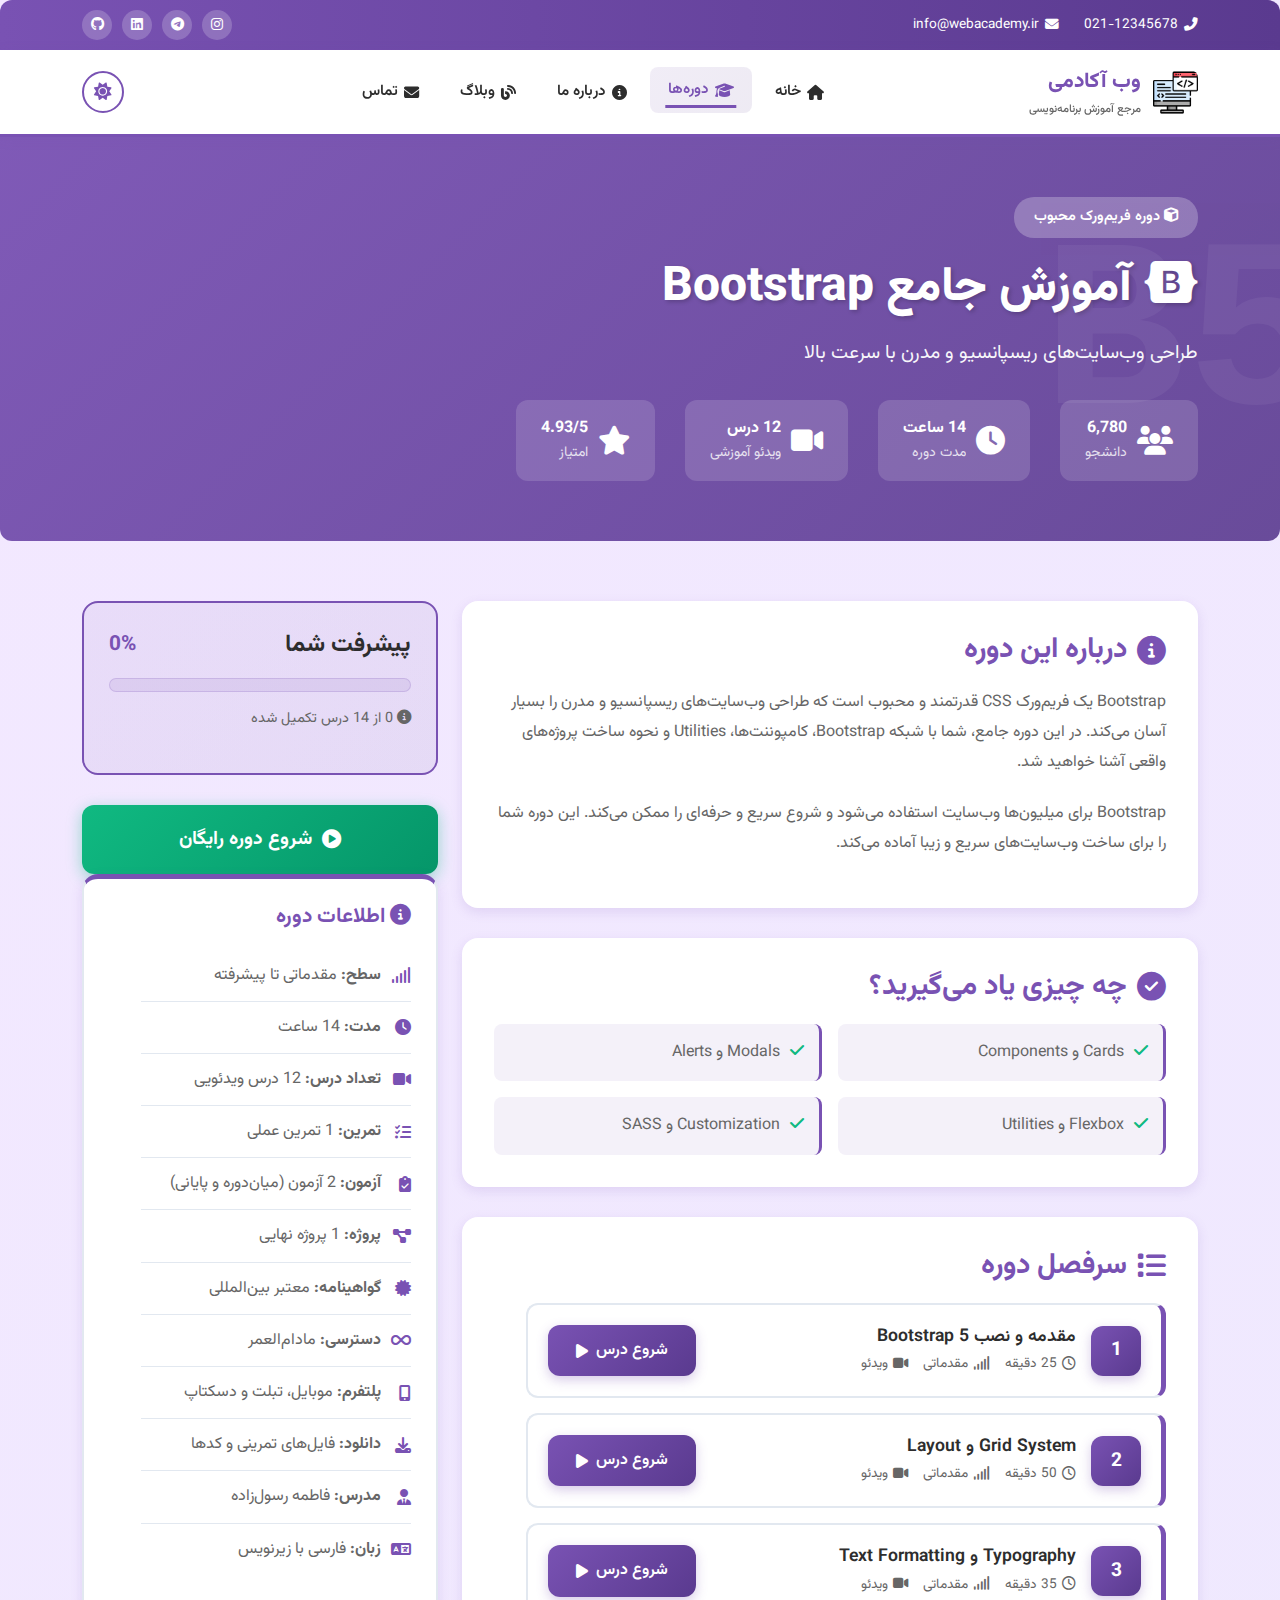
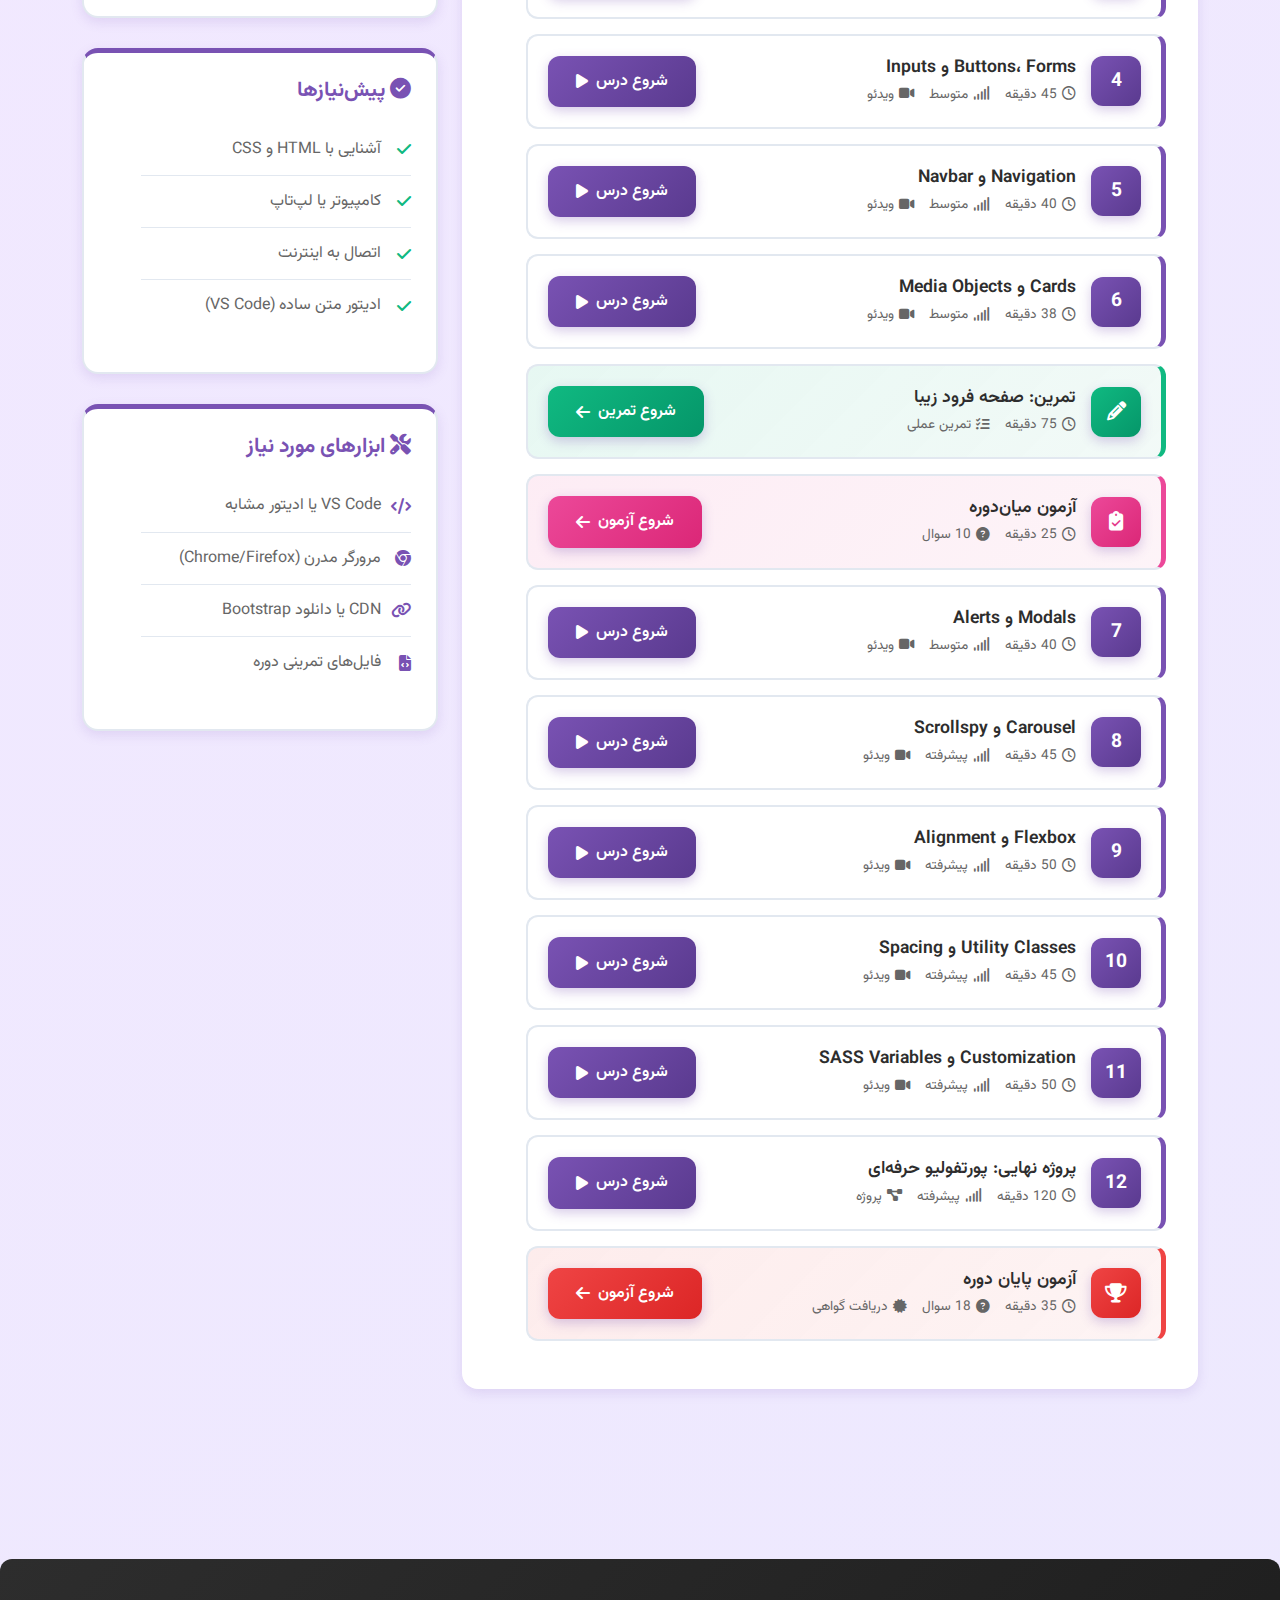
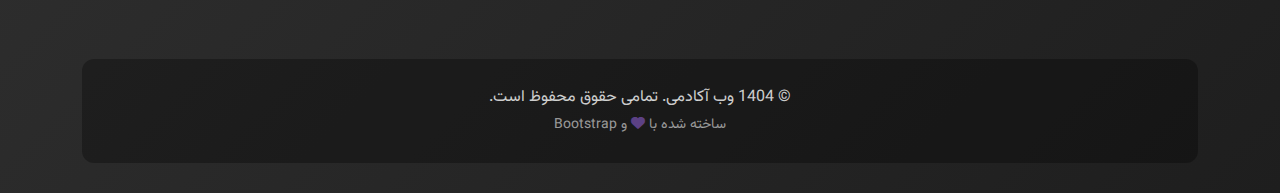
<file: course/bootstrap/index.html>
<!DOCTYPE html>
<html lang="fa" dir="rtl">
<head>
    <meta charset="UTF-8">
    <meta name="viewport" content="width=device-width, initial-scale=1.0">
    <meta name="description" content="آموزش کامل Bootstrap از صفر تا صد - طراحی ریسپانسیو و سریع">
    <title>دوره آموزش Bootstrap - وب آکادمی</title>
    <link rel="shortcut icon" href="../../image/2274766.png" type="image/x-icon">
    
    <!-- Bootstrap 5 CSS -->
    <link href="https://cdn.jsdelivr.net/npm/bootstrap@5.3.3/dist/css/bootstrap.min.css" rel="stylesheet">
    
    <!-- فونت Vazirmatn -->
    <link href="https://fonts.googleapis.com/css2?family=Vazirmatn:wght@300;400;500;600;700;800&display=swap" rel="stylesheet">
    
    <!-- Font Awesome -->
    <link rel="stylesheet" href="https://cdnjs.cloudflare.com/ajax/libs/font-awesome/6.4.0/css/all.min.css">
    
    <style>
        :root {
            --primary-color: #7952b3;
            --secondary-color: #5a3a8f;
            --accent-color: #264de4;
            --success-color: #10b981;
            --warning-color: #f59e0b;
            --danger-color: #ef4444;
            --dark-color: #1e1e1e;
            --light-color: #ffffff;
            --text-dark: #2d2d2d;
            --text-light: #666666;
            --border-color: #e2e8f0;
            --shadow-sm: 0 2px 8px rgba(121, 82, 179, 0.1);
            --shadow-md: 0 4px 12px rgba(121, 82, 179, 0.15);
            --shadow-lg: 0 10px 30px rgba(121, 82, 179, 0.2);
            --shadow-xl: 0 20px 40px rgba(121, 82, 179, 0.25);
            --transition: all 0.3s cubic-bezier(0.4, 0, 0.2, 1);
            --radius-sm: 8px;
            --radius-md: 12px;
            --radius-lg: 16px;
            --radius-xl: 20px;
        }

        * {
            margin: 0;
            padding: 0;
            box-sizing: border-box;
        }

        body {
            font-family: 'Vazirmatn', sans-serif;
            background: linear-gradient(135deg, #f3e8ff 0%, #ede9fe 100%);
            color: var(--text-dark);
            line-height: 1.7;
            overflow-x: hidden;
        }

        /* تم تاریک */
        body.dark-mode {
            --light-color: #1a1a1a;
            --dark-color: #f8fafc;
            --text-dark: #f1f5f9;
            --text-light: #cbd5e1;
            --border-color: #3a3a3a;
            background: linear-gradient(135deg, #1a1a1a 0%, #2d2d2d 100%);
        }

        body.dark-mode .main-navbar,
        body.dark-mode .course-card,
        body.dark-mode .lesson-item,
        body.dark-mode .info-box {
            background: rgba(30, 30, 30, 0.95);
            border-color: #3a3a3a;
        }

        /* نوار بالایی */
        .top-info-bar {
            background: linear-gradient(90deg, var(--primary-color), var(--secondary-color));
            color: white;
            padding: 10px 0;
            font-size: 0.85rem;
            border-radius: 12px 12px 0px 0px;
        }

        .top-info-content {
            display: flex;
            justify-content: space-between;
            align-items: center;
        }

        .contact-info {
            display: flex;
            gap: 25px;
        }

        .contact-info span {
            display: flex;
            align-items: center;
            gap: 6px;
        }

        .social-links {
            display: flex;
            gap: 10px;
        }

        .social-links a {
            width: 30px;
            height: 30px;
            display: flex;
            align-items: center;
            justify-content: center;
            background: rgba(255, 255, 255, 0.2);
            border-radius: 50%;
            color: white;
            transition: var(--transition);
            text-decoration: none;
        }

        .social-links a:hover {
            background: rgba(255, 255, 255, 0.4);
            transform: translateY(-2px) rotate(10deg);
        }

        /* نوار ناوبری */
        .main-navbar {
            background: rgba(255, 255, 255, 0.98);
            backdrop-filter: blur(10px);
            box-shadow: 0 2px 12px rgba(121, 82, 179, 0.1);
            padding: 15px 0;
            position: sticky;
            top: 0;
            z-index: 1000;
            transition: var(--transition);
            border-bottom: 3px solid var(--primary-color);
        }

        .navbar-content {
            display: flex;
            justify-content: space-between;
            align-items: center;
        }

        .logo {
            display: flex;
            align-items: center;
            gap: 12px;
            text-decoration: none;
            color: var(--text-dark);
        }

        .logo img {
            width: 45px;
            height: 45px;
            border-radius: var(--radius-sm);
            transition: var(--transition);
        }

        .logo:hover img {
            transform: scale(1.1) rotate(5deg);
        }

        .logo-text {
            display: flex;
            flex-direction: column;
        }

        .logo-main {
            font-size: 1.3rem;
            font-weight: 800;
            color: var(--primary-color);
        }

        .logo-sub {
            font-size: 0.7rem;
            color: var(--text-light);
            font-weight: 500;
        }

        .nav-menu {
            display: flex;
            list-style: none;
            gap: 5px;
            margin: 0;
        }

        .nav-menu li a {
            display: flex;
            align-items: center;
            gap: 6px;
            padding: 10px 18px;
            color: var(--text-dark);
            text-decoration: none;
            font-weight: 600;
            font-size: 0.95rem;
            border-radius: var(--radius-sm);
            transition: var(--transition);
            position: relative;
        }

        .nav-menu li a::after {
            content: '';
            position: absolute;
            bottom: 5px;
            left: 50%;
            transform: translateX(-50%);
            width: 0;
            height: 3px;
            background: var(--primary-color);
            transition: var(--transition);
        }

        .nav-menu li a:hover::after,
        .nav-menu li a.active::after {
            width: 70%;
        }

        .nav-menu li a:hover,
        .nav-menu li a.active {
            background: linear-gradient(135deg, rgba(121, 82, 179, 0.1), rgba(90, 58, 143, 0.1));
            color: var(--primary-color);
            transform: translateY(-2px);
        }

        .nav-actions {
            display: flex;
            align-items: center;
            gap: 10px;
        }

        .theme-toggle {
            width: 42px;
            height: 42px;
            border: 2px solid var(--primary-color);
            border-radius: 50%;
            background: var(--light-color);
            color: var(--primary-color);
            cursor: pointer;
            display: flex;
            align-items: center;
            justify-content: center;
            font-size: 1.1rem;
            transition: var(--transition);
        }

        .theme-toggle:hover {
            background: var(--primary-color);
            color: white;
            transform: rotate(20deg) scale(1.1);
        }

        .menu-toggle {
            display: none;
            flex-direction: column;
            gap: 5px;
            width: 42px;
            height: 42px;
            border: none;
            background: transparent;
            cursor: pointer;
            padding: 8px;
        }

        .menu-toggle span {
            width: 100%;
            height: 3px;
            background: var(--primary-color);
            border-radius: 2px;
            transition: var(--transition);
        }

        /* هدر دوره */
        .course-header {
            background: linear-gradient(135deg, rgba(121, 82, 179, 0.95), rgba(90, 58, 143, 0.9));
            padding: 60px 0;
            color: white;
            border-radius: 0px 0px 12px 12px;
            position: relative;
            overflow: hidden;
        }

        .course-header::before {
            content: 'B5';
            position: absolute;
            font-size: 15rem;
            font-weight: 900;
            opacity: 0.05;
            right: -50px;
            top: 50%;
            transform: translateY(-50%);
            font-family: monospace;
        }

        .course-badge {
            display: inline-block;
            background: rgba(255, 255, 255, 0.25);
            padding: 8px 20px;
            border-radius: var(--radius-xl);
            font-size: 0.9rem;
            font-weight: 600;
            margin-bottom: 20px;
            animation: pulse 2s infinite;
        }

        @keyframes pulse {
            0%, 100% { transform: scale(1); }
            50% { transform: scale(1.05); }
        }

        .course-header h1 {
            font-size: 3rem;
            font-weight: 800;
            margin-bottom: 20px;
            text-shadow: 2px 2px 4px rgba(0, 0, 0, 0.2);
        }

        .course-header p {
            font-size: 1.2rem;
            opacity: 0.95;
            margin-bottom: 30px;
        }

        .course-stats {
            display: flex;
            gap: 30px;
            flex-wrap: wrap;
        }

        .stat-item {
            display: flex;
            align-items: center;
            gap: 10px;
            background: rgba(255, 255, 255, 0.15);
            padding: 15px 25px;
            border-radius: var(--radius-md);
            transition: var(--transition);
            cursor: pointer;
        }

        .stat-item:hover {
            background: rgba(255, 255, 255, 0.25);
            transform: translateY(-5px);
        }

        .stat-item i {
            font-size: 1.8rem;
        }

        /* بخش محتوا */
        .course-content {
            padding: 60px 0;
        }

        .course-card {
            background: white;
            padding: 30px;
            border-radius: var(--radius-lg);
            box-shadow: var(--shadow-md);
            border: 2px solid transparent;
            margin-bottom: 30px;
            transition: var(--transition);
        }

        .course-card:hover {
            border-color: var(--primary-color);
            box-shadow: var(--shadow-lg);
        }

        .card-title {
            font-size: 1.8rem;
            font-weight: 700;
            margin-bottom: 20px;
            display: flex;
            align-items: center;
            gap: 10px;
            color: var(--primary-color);
        }

        /* لیست درس‌ها */
        .lessons-list {
            list-style: none;
        }

        .lesson-item {
            background: white;
            border: 2px solid var(--border-color);
            border-right: 5px solid var(--primary-color);
            border-radius: var(--radius-md);
            padding: 20px;
            margin-bottom: 15px;
            transition: var(--transition);
            display: flex;
            justify-content: space-between;
            align-items: center;
        }

        .lesson-item:hover {
            border-color: var(--primary-color);
            transform: translateX(5px);
            box-shadow: var(--shadow-md);
        }

        .lesson-info {
            display: flex;
            align-items: center;
            gap: 15px;
            flex: 1;
        }

        .lesson-number {
            width: 50px;
            height: 50px;
            background: linear-gradient(135deg, var(--primary-color), var(--secondary-color));
            border-radius: 12px;
            display: flex;
            align-items: center;
            justify-content: center;
            color: white;
            font-weight: 700;
            font-size: 1.2rem;
            box-shadow: 0 4px 12px rgba(121, 82, 179, 0.3);
        }

        .lesson-details h4 {
            font-size: 1.1rem;
            font-weight: 600;
            margin-bottom: 5px;
            color: var(--text-dark);
        }

        .lesson-meta {
            display: flex;
            gap: 15px;
            font-size: 0.85rem;
            color: var(--text-light);
        }

        .lesson-meta span {
            display: flex;
            align-items: center;
            gap: 5px;
        }

        .lesson-action {
            display: flex;
            align-items: center;
            gap: 10px;
        }

        .start-btn {
            background: linear-gradient(135deg, var(--primary-color), var(--secondary-color));
            color: white;
            padding: 12px 28px;
            border-radius: var(--radius-md);
            text-decoration: none;
            font-weight: 600;
            transition: var(--transition);
            display: flex;
            align-items: center;
            gap: 8px;
            box-shadow: 0 4px 12px rgba(121, 82, 179, 0.3);
        }

        .start-btn:hover {
            transform: translateY(-3px);
            box-shadow: var(--shadow-xl);
            color: white;
        }

        /* باکس اطلاعات */
        .info-box {
            background: white;
            padding: 25px;
            border-radius: var(--radius-lg);
            box-shadow: var(--shadow-md);
            border: 2px solid var(--border-color);
            border-top: 5px solid var(--primary-color);
            margin-bottom: 30px;
            transition: var(--transition);
        }

        .info-box:hover {
            border-color: var(--primary-color);
            transform: translateY(-5px);
            box-shadow: var(--shadow-lg);
        }

        .info-box h3 {
            font-size: 1.3rem;
            font-weight: 700;
            margin-bottom: 20px;
            color: var(--primary-color);
        }

        .info-list {
            list-style: none;
        }

        .info-list li {
            padding: 12px 0;
            border-bottom: 1px solid var(--border-color);
            display: flex;
            align-items: center;
            gap: 10px;
            color: var(--text-light);
            transition: var(--transition);
        }

        .info-list li:hover {
            color: var(--primary-color);
            transform: translateX(5px);
        }

        .info-list li:last-child {
            border-bottom: none;
        }

        .info-list i {
            color: var(--primary-color);
            width: 20px;
        }

        /* دکمه شروع دوره */
        .start-course-btn {
            width: 100%;
            background: linear-gradient(135deg, var(--success-color), #059669);
            color: white;
            padding: 18px;
            border: none;
            border-radius: var(--radius-md);
            font-size: 1.2rem;
            font-weight: 700;
            cursor: pointer;
            transition: var(--transition);
            display: flex;
            align-items: center;
            justify-content: center;
            gap: 10px;
            box-shadow: 0 4px 15px rgba(16, 185, 129, 0.4);
        }

        .start-course-btn:hover {
            transform: translateY(-3px) scale(1.02);
            box-shadow: 0 8px 25px rgba(16, 185, 129, 0.5);
        }

        /* پیشرفت دوره */
        .progress-box {
            background: linear-gradient(135deg, rgba(121, 82, 179, 0.08), rgba(90, 58, 143, 0.08));
            border: 2px solid var(--primary-color);
            padding: 25px;
            border-radius: var(--radius-lg);
            margin-bottom: 30px;
        }

        .progress-header {
            display: flex;
            justify-content: space-between;
            align-items: center;
            margin-bottom: 15px;
        }

        .progress-bar-container {
            height: 14px;
            background: rgba(121, 82, 179, 0.1);
            border-radius: 10px;
            overflow: hidden;
            position: relative;
            border: 1px solid rgba(121, 82, 179, 0.2);
        }

        .progress-bar-fill {
            height: 100%;
            background: linear-gradient(90deg, var(--primary-color), var(--secondary-color));
            border-radius: 10px;
            transition: width 0.5s ease;
            box-shadow: 0 0 10px rgba(121, 82, 179, 0.5);
        }

        /* فوتر */
        .main-footer {
            background: linear-gradient(135deg, #2d2d2d, #1e1e1e);
            color: white;
            padding: 60px 0 30px;
            margin-top: 80px;
            border-radius: 12px 12px 0px 0px;
        }

        .footer-bottom {
            background: rgba(0, 0, 0, 0.3);
            padding: 25px 0;
            margin-top: 40px;
            text-align: center;
            border-radius: 12px;
        }

        .copyright-text {
            margin: 0;
            color: rgba(255, 255, 255, 0.8);
        }

        /* دکمه بازگشت به بالا */
        .scroll-to-top {
            position: fixed;
            bottom: 30px;
            left: 30px;
            width: 50px;
            height: 50px;
            background: linear-gradient(135deg, var(--primary-color), var(--secondary-color));
            color: white;
            border: none;
            border-radius: 50%;
            font-size: 1.2rem;
            cursor: pointer;
            z-index: 1000;
            opacity: 0;
            visibility: hidden;
            transition: var(--transition);
            box-shadow: var(--shadow-lg);
        }

        .scroll-to-top.visible {
            opacity: 1;
            visibility: visible;
        }

        .scroll-to-top:hover {
            transform: translateY(-5px);
        }

        /* ریسپانسیو */
        @media (max-width: 991px) {
            .top-info-bar { display: none; }
            
            .nav-menu {
                position: fixed;
                top: 75px;
                right: -100%;
                width: 280px;
                height: calc(100vh - 75px);
                background: white;
                flex-direction: column;
                padding: 20px;
                box-shadow: var(--shadow-xl);
                transition: var(--transition);
                overflow-y: auto;
            }

            body.dark-mode .nav-menu {
                background: #1a1a1a;
            }

            .nav-menu.active { right: 0; }
            .menu-toggle { display: flex; }
            .course-header h1 { font-size: 2rem; }
            .course-stats { justify-content: center; }
        }

        @media (max-width: 768px) {
            .logo-text { display: none; }
            .lesson-item { flex-direction: column; gap: 15px; }
            .lesson-action { width: 100%; justify-content: space-between; }
        }
    </style>
</head>
<body>
    <!-- نوار بالا -->
    <div class="top-info-bar">
        <div class="container">
            <div class="top-info-content">
                <div class="contact-info">
                    <span><i class="fas fa-phone-alt"></i> 021-12345678</span>
                    <span><i class="fas fa-envelope"></i> info@webacademy.ir</span>
                </div>
                <div class="social-links">
                    <a href="#"><i class="fab fa-instagram"></i></a>
                    <a href="#"><i class="fab fa-telegram"></i></a>
                    <a href="#"><i class="fab fa-linkedin"></i></a>
                    <a href="#"><i class="fab fa-github"></i></a>
                </div>
            </div>
        </div>
    </div>

    <!-- نوار ناوبری -->
    <nav class="main-navbar">
        <div class="container">
            <div class="navbar-content">
                <a href="../../index.html" class="logo">
                    <img src="../../image/2274766.png" alt="لوگو">
                    <span class="logo-text">
                        <span class="logo-main">وب آکادمی</span>
                        <span class="logo-sub">مرجع آموزش برنامه‌نویسی</span>
                    </span>
                </a>

                <ul class="nav-menu" id="navMenu">
                    <li><a href="../../index.html"><i class="fas fa-home"></i> خانه</a></li>
                    <li><a href="../../courses_page.html" class="active"><i class="fas fa-graduation-cap"></i> دوره‌ها</a></li>
                    <li><a href="../../about_page.html"><i class="fas fa-info-circle"></i> درباره ما</a></li>
                    <li><a href="../../blog_page.html"><i class="fas fa-blog"></i> وبلاگ</a></li>
                    <li><a href="../../contact_page.html"><i class="fas fa-envelope"></i> تماس</a></li>
                </ul>

                <div class="nav-actions">
                    <button class="theme-toggle" id="themeToggle">
                        <i class="fas fa-sun"></i>
                    </button>
                    <button class="menu-toggle" id="menuToggle">
                        <span></span>
                        <span></span>
                        <span></span>
                    </button>
                </div>
            </div>
        </div>
    </nav>

    <!-- هدر دوره -->
    <header class="course-header">
        <div class="container">
            <div class="course-badge">
                <i class="fas fa-cube"></i> دوره فریم‌ورک محبوب
            </div>
            <h1><i class="fab fa-bootstrap"></i> آموزش جامع Bootstrap</h1>
            <p>طراحی وب‌سایت‌های ریسپانسیو و مدرن با سرعت بالا</p>
            
            <div class="course-stats">
                <div class="stat-item">
                    <i class="fas fa-users"></i>
                    <div>
                        <strong>6,780</strong>
                        <small style="display: block; opacity: 0.8;">دانشجو</small>
                    </div>
                </div>
                <div class="stat-item">
                    <i class="fas fa-clock"></i>
                    <div>
                        <strong>14 ساعت</strong>
                        <small style="display: block; opacity: 0.8;">مدت دوره</small>
                    </div>
                </div>
                <div class="stat-item">
                    <i class="fas fa-video"></i>
                    <div>
                        <strong>12 درس</strong>
                        <small style="display: block; opacity: 0.8;">ویدئو آموزشی</small>
                    </div>
                </div>
                <div class="stat-item">
                    <i class="fas fa-star"></i>
                    <div>
                        <strong>4.93/5</strong>
                        <small style="display: block; opacity: 0.8;">امتیاز</small>
                    </div>
                </div>
            </div>
        </div>
    </header>

    <!-- محتوای دوره -->
    <section class="course-content">
        <div class="container">
            <div class="row">
                <!-- محتوای اصلی -->
                <div class="col-lg-8">
                    <!-- درباره دوره -->
                    <div class="course-card">
                        <h2 class="card-title">
                            <i class="fas fa-info-circle"></i>
                            درباره این دوره
                        </h2>
                        <p style="color: var(--text-light); line-height: 1.9; margin-bottom: 20px;">
                            Bootstrap یک فریم‌ورک CSS قدرتمند و محبوب است که طراحی وب‌سایت‌های ریسپانسیو و مدرن را بسیار آسان می‌کند. در این دوره جامع، شما با شبکه Bootstrap، کامپوننت‌ها، Utilities و نحوه ساخت پروژه‌های واقعی آشنا خواهید شد.
                        </p>
                        <p style="color: var(--text-light); line-height: 1.9;">
                            Bootstrap برای میلیون‌ها وب‌سایت استفاده می‌شود و شروع سریع و حرفه‌ای را ممکن می‌کند. این دوره شما را برای ساخت وب‌سایت‌های سریع و زیبا آماده می‌کند.
                        </p>
                    </div>

                    <!-- چه چیزی یاد می‌گیرید -->
                    <div class="course-card">
                        <h2 class="card-title">
                            <i class="fas fa-check-circle"></i>
                            چه چیزی یاد می‌گیرید؟
                        </h2>
                        <div class="row g-3">
                            <div class="col-md-6">
                                <div style="display: flex; align-items: start; gap: 10px; padding: 15px; background: rgba(121, 82, 179, 0.08); border-radius: 8px; border-right: 3px solid var(--primary-color);">
                                    <i class="fas fa-check" style="color: var(--success-color); margin-top: 3px;"></i>
                                    <span style="color: var(--text-light);">Cards و Components</span>
                                </div>
                            </div>
                            <div class="col-md-6">
                                <div style="display: flex; align-items: start; gap: 10px; padding: 15px; background: rgba(121, 82, 179, 0.08); border-radius: 8px; border-right: 3px solid var(--primary-color);">
                                    <i class="fas fa-check" style="color: var(--success-color); margin-top: 3px;"></i>
                                    <span style="color: var(--text-light);">Modals و Alerts</span>
                                </div>
                            </div>
                            <div class="col-md-6">
                                <div style="display: flex; align-items: start; gap: 10px; padding: 15px; background: rgba(121, 82, 179, 0.08); border-radius: 8px; border-right: 3px solid var(--primary-color);">
                                    <i class="fas fa-check" style="color: var(--success-color); margin-top: 3px;"></i>
                                    <span style="color: var(--text-light);">Flexbox و Utilities</span>
                                </div>
                            </div>
                            <div class="col-md-6">
                                <div style="display: flex; align-items: start; gap: 10px; padding: 15px; background: rgba(121, 82, 179, 0.08); border-radius: 8px; border-right: 3px solid var(--primary-color);">
                                    <i class="fas fa-check" style="color: var(--success-color); margin-top: 3px;"></i>
                                    <span style="color: var(--text-light);">Customization و SASS</span>
                                </div>
                            </div>
                        </div>
                    </div>

                    <!-- سرفصل دوره -->
                    <div class="course-card">
                        <h2 class="card-title">
                            <i class="fas fa-list"></i>
                            سرفصل دوره
                        </h2>
                        
                        <ul class="lessons-list">
                            <!-- درس 1 -->
                            <li class="lesson-item">
                                <div class="lesson-info">
                                    <div class="lesson-number">1</div>
                                    <div class="lesson-details">
                                        <h4>مقدمه و نصب Bootstrap 5</h4>
                                        <div class="lesson-meta">
                                            <span><i class="far fa-clock"></i> 25 دقیقه</span>
                                            <span><i class="fas fa-signal"></i> مقدماتی</span>
                                            <span><i class="fas fa-video"></i> ویدئو</span>
                                        </div>
                                    </div>
                                </div>
                                <div class="lesson-action">
                                    <a href="./lesson-01.html" class="start-btn">
                                        شروع درس <i class="fas fa-play"></i>
                                    </a>
                                </div>
                            </li>

                            <!-- درس 2 -->
                            <li class="lesson-item">
                                <div class="lesson-info">
                                    <div class="lesson-number">2</div>
                                    <div class="lesson-details">
                                        <h4>Grid System و Layout</h4>
                                        <div class="lesson-meta">
                                            <span><i class="far fa-clock"></i> 50 دقیقه</span>
                                            <span><i class="fas fa-signal"></i> مقدماتی</span>
                                            <span><i class="fas fa-video"></i> ویدئو</span>
                                        </div>
                                    </div>
                                </div>
                                <div class="lesson-action">
                                    <a href="./lesson-02.html" class="start-btn">
                                        شروع درس <i class="fas fa-play"></i>
                                    </a>
                                </div>
                            </li>

                            <!-- درس 3 -->
                            <li class="lesson-item">
                                <div class="lesson-info">
                                    <div class="lesson-number">3</div>
                                    <div class="lesson-details">
                                        <h4>Typography و Text Formatting</h4>
                                        <div class="lesson-meta">
                                            <span><i class="far fa-clock"></i> 35 دقیقه</span>
                                            <span><i class="fas fa-signal"></i> مقدماتی</span>
                                            <span><i class="fas fa-video"></i> ویدئو</span>
                                        </div>
                                    </div>
                                </div>
                                <div class="lesson-action">
                                    <a href="./lesson-03.html" class="start-btn">
                                        شروع درس <i class="fas fa-play"></i>
                                    </a>
                                </div>
                            </li>

                            <!-- درس 4 -->
                            <li class="lesson-item">
                                <div class="lesson-info">
                                    <div class="lesson-number">4</div>
                                    <div class="lesson-details">
                                        <h4>Buttons، Forms و Inputs</h4>
                                        <div class="lesson-meta">
                                            <span><i class="far fa-clock"></i> 45 دقیقه</span>
                                            <span><i class="fas fa-signal"></i> متوسط</span>
                                            <span><i class="fas fa-video"></i> ویدئو</span>
                                        </div>
                                    </div>
                                </div>
                                <div class="lesson-action">
                                    <a href="./lesson-04.html" class="start-btn">
                                        شروع درس <i class="fas fa-play"></i>
                                    </a>
                                </div>
                            </li>

                            <!-- درس 5 -->
                            <li class="lesson-item">
                                <div class="lesson-info">
                                    <div class="lesson-number">5</div>
                                    <div class="lesson-details">
                                        <h4>Navigation و Navbar</h4>
                                        <div class="lesson-meta">
                                            <span><i class="far fa-clock"></i> 40 دقیقه</span>
                                            <span><i class="fas fa-signal"></i> متوسط</span>
                                            <span><i class="fas fa-video"></i> ویدئو</span>
                                        </div>
                                    </div>
                                </div>
                                <div class="lesson-action">
                                    <a href="./lesson-05.html" class="start-btn">
                                        شروع درس <i class="fas fa-play"></i>
                                    </a>
                                </div>
                            </li>

                            <!-- درس 6 -->
                            <li class="lesson-item">
                                <div class="lesson-info">
                                    <div class="lesson-number">6</div>
                                    <div class="lesson-details">
                                        <h4>Cards و Media Objects</h4>
                                        <div class="lesson-meta">
                                            <span><i class="far fa-clock"></i> 38 دقیقه</span>
                                            <span><i class="fas fa-signal"></i> متوسط</span>
                                            <span><i class="fas fa-video"></i> ویدئو</span>
                                        </div>
                                    </div>
                                </div>
                                <div class="lesson-action">
                                    <a href="./lesson-06.html" class="start-btn">
                                        شروع درس <i class="fas fa-play"></i>
                                    </a>
                                </div>
                            </li>

                            <!-- تمرین 1 -->
                            <li class="lesson-item" style="background: linear-gradient(135deg, rgba(16, 185, 129, 0.1), rgba(5, 150, 105, 0.05)); border-right: 5px solid #10b981;">
                                <div class="lesson-info">
                                    <div class="lesson-number" style="background: linear-gradient(135deg, #10b981, #059669);">
                                        <i class="fas fa-pencil-alt"></i>
                                    </div>
                                    <div class="lesson-details">
                                        <h4>تمرین: صفحه فرود زیبا</h4>
                                        <div class="lesson-meta">
                                            <span><i class="far fa-clock"></i> 75 دقیقه</span>
                                            <span><i class="fas fa-tasks"></i> تمرین عملی</span>
                                        </div>
                                    </div>
                                </div>
                                <div class="lesson-action">
                                    <a href="./train.html" class="start-btn" style="background: linear-gradient(135deg, #10b981, #059669);">
                                        شروع تمرین <i class="fas fa-arrow-left"></i>
                                    </a>
                                </div>
                            </li>

                            <!-- آزمون میان‌دوره -->
                            <li class="lesson-item" style="background: linear-gradient(135deg, rgba(236, 72, 153, 0.1), rgba(219, 39, 119, 0.05)); border-right: 5px solid #ec4899;">
                                <div class="lesson-info">
                                    <div class="lesson-number" style="background: linear-gradient(135deg, #ec4899, #db2777);">
                                        <i class="fas fa-clipboard-check"></i>
                                    </div>
                                    <div class="lesson-details">
                                        <h4>آزمون میان‌دوره</h4>
                                        <div class="lesson-meta">
                                            <span><i class="far fa-clock"></i> 25 دقیقه</span>
                                            <span><i class="fas fa-question-circle"></i> 10 سوال</span>
                                        </div>
                                    </div>
                                </div>
                                <div class="lesson-action">
                                    <a href="./mid-quiz.html" class="start-btn" style="background: linear-gradient(135deg, #ec4899, #db2777);">
                                        شروع آزمون <i class="fas fa-arrow-left"></i>
                                    </a>
                                </div>
                            </li>

                            <!-- درس 7 -->
                            <li class="lesson-item">
                                <div class="lesson-info">
                                    <div class="lesson-number">7</div>
                                    <div class="lesson-details">
                                        <h4>Modals و Alerts</h4>
                                        <div class="lesson-meta">
                                            <span><i class="far fa-clock"></i> 40 دقیقه</span>
                                            <span><i class="fas fa-signal"></i> متوسط</span>
                                            <span><i class="fas fa-video"></i> ویدئو</span>
                                        </div>
                                    </div>
                                </div>
                                <div class="lesson-action">
                                    <a href="./lesson-07.html" class="start-btn">
                                        شروع درس <i class="fas fa-play"></i>
                                    </a>
                                </div>
                            </li>

                            <!-- درس 8 -->
                            <li class="lesson-item">
                                <div class="lesson-info">
                                    <div class="lesson-number">8</div>
                                    <div class="lesson-details">
                                        <h4>Carousel و Scrollspy</h4>
                                        <div class="lesson-meta">
                                            <span><i class="far fa-clock"></i> 45 دقیقه</span>
                                            <span><i class="fas fa-signal"></i> پیشرفته</span>
                                            <span><i class="fas fa-video"></i> ویدئو</span>
                                        </div>
                                    </div>
                                </div>
                                <div class="lesson-action">
                                    <a href="./lesson-08.html" class="start-btn">
                                        شروع درس <i class="fas fa-play"></i>
                                    </a>
                                </div>
                            </li>

                            <!-- درس 9 -->
                            <li class="lesson-item">
                                <div class="lesson-info">
                                    <div class="lesson-number">9</div>
                                    <div class="lesson-details">
                                        <h4>Flexbox و Alignment</h4>
                                        <div class="lesson-meta">
                                            <span><i class="far fa-clock"></i> 50 دقیقه</span>
                                            <span><i class="fas fa-signal"></i> پیشرفته</span>
                                            <span><i class="fas fa-video"></i> ویدئو</span>
                                        </div>
                                    </div>
                                </div>
                                <div class="lesson-action">
                                    <a href="./lesson-09.html" class="start-btn">
                                        شروع درس <i class="fas fa-play"></i>
                                    </a>
                                </div>
                            </li>

                            <!-- درس 10 -->
                            <li class="lesson-item">
                                <div class="lesson-info">
                                    <div class="lesson-number">10</div>
                                    <div class="lesson-details">
                                        <h4>Utility Classes و Spacing</h4>
                                        <div class="lesson-meta">
                                            <span><i class="far fa-clock"></i> 45 دقیقه</span>
                                            <span><i class="fas fa-signal"></i> پیشرفته</span>
                                            <span><i class="fas fa-video"></i> ویدئو</span>
                                        </div>
                                    </div>
                                </div>
                                <div class="lesson-action">
                                    <a href="./lesson-10.html" class="start-btn">
                                        شروع درس <i class="fas fa-play"></i>
                                    </a>
                                </div>
                            </li>

                            <!-- درس 11 -->
                            <li class="lesson-item">
                                <div class="lesson-info">
                                    <div class="lesson-number">11</div>
                                    <div class="lesson-details">
                                        <h4>Customization و SASS Variables</h4>
                                        <div class="lesson-meta">
                                            <span><i class="far fa-clock"></i> 50 دقیقه</span>
                                            <span><i class="fas fa-signal"></i> پیشرفته</span>
                                            <span><i class="fas fa-video"></i> ویدئو</span>
                                        </div>
                                    </div>
                                </div>
                                <div class="lesson-action">
                                    <a href="./lesson-11.html" class="start-btn">
                                        شروع درس <i class="fas fa-play"></i>
                                    </a>
                                </div>
                            </li>

                            <!-- درس 12 -->
                            <li class="lesson-item">
                                <div class="lesson-info">
                                    <div class="lesson-number">12</div>
                                    <div class="lesson-details">
                                        <h4>پروژه نهایی: پورتفولیو حرفه‌ای</h4>
                                        <div class="lesson-meta">
                                            <span><i class="far fa-clock"></i> 120 دقیقه</span>
                                            <span><i class="fas fa-signal"></i> پیشرفته</span>
                                            <span><i class="fas fa-project-diagram"></i> پروژه</span>
                                        </div>
                                    </div>
                                </div>
                                <div class="lesson-action">
                                    <a href="./lesson-12.html" class="start-btn">
                                        شروع درس <i class="fas fa-play"></i>
                                    </a>
                                </div>
                            </li>

                            <!-- آزمون پایانی -->
                            <li class="lesson-item" style="background: linear-gradient(135deg, rgba(239, 68, 68, 0.1), rgba(220, 38, 38, 0.05)); border-right: 5px solid #ef4444;">
                                <div class="lesson-info">
                                    <div class="lesson-number" style="background: linear-gradient(135deg, #ef4444, #dc2626);">
                                        <i class="fas fa-trophy"></i>
                                    </div>
                                    <div class="lesson-details">
                                        <h4>آزمون پایان دوره</h4>
                                        <div class="lesson-meta">
                                            <span><i class="far fa-clock"></i> 35 دقیقه</span>
                                            <span><i class="fas fa-question-circle"></i> 18 سوال</span>
                                            <span><i class="fas fa-certificate"></i> دریافت گواهی</span>
                                        </div>
                                    </div>
                                </div>
                                <div class="lesson-action">
                                    <a href="./final-quiz.html" class="start-btn" style="background: linear-gradient(135deg, #ef4444, #dc2626);">
                                        شروع آزمون <i class="fas fa-arrow-left"></i>
                                    </a>
                                </div>
                            </li>
                        </ul>
                    </div>
                </div>

                <!-- سایدبار -->
                <div class="col-lg-4">
                    <!-- پیشرفت دوره -->
                    <div class="progress-box">
                        <div class="progress-header">
                            <h4 style="margin: 0; color: var(--text-dark); font-weight: 700;">پیشرفت شما</h4>
                            <strong style="color: var(--primary-color); font-size: 1.3rem;">0%</strong>
                        </div>
                        <div class="progress-bar-container">
                            <div class="progress-bar-fill" style="width: 0%" id="progressBar"></div>
                        </div>
                        <p style="margin-top: 15px; color: var(--text-light); font-size: 0.9rem;">
                            <i class="fas fa-info-circle"></i> 0 از 14 درس تکمیل شده
                        </p>
                    </div>

                    <!-- دکمه شروع -->
                    <button class="start-course-btn" onclick="window.location.href='./lesson-01.html'">
                        <i class="fas fa-play-circle"></i>
                        شروع دوره رایگان
                    </button>

                    <!-- اطلاعات دوره -->
                    <div class="info-box">
                        <h3><i class="fas fa-info-circle"></i> اطلاعات دوره</h3>
                        <ul class="info-list">
                            <li>
                                <i class="fas fa-signal"></i>
                                <span><strong>سطح:</strong> مقدماتی تا پیشرفته</span>
                            </li>
                            <li>
                                <i class="fas fa-clock"></i>
                                <span><strong>مدت:</strong> 14 ساعت</span>
                            </li>
                            <li>
                                <i class="fas fa-video"></i>
                                <span><strong>تعداد درس:</strong> 12 درس ویدئویی</span>
                            </li>
                            <li>
                                <i class="fas fa-tasks"></i>
                                <span><strong>تمرین:</strong> 1 تمرین عملی</span>
                            </li>
                            <li>
                                <i class="fas fa-clipboard-check"></i>
                                <span><strong>آزمون:</strong> 2 آزمون (میان‌دوره و پایانی)</span>
                            </li>
                            <li>
                                <i class="fas fa-project-diagram"></i>
                                <span><strong>پروژه:</strong> 1 پروژه نهایی</span>
                            </li>
                            <li>
                                <i class="fas fa-certificate"></i>
                                <span><strong>گواهینامه:</strong> معتبر بین‌المللی</span>
                            </li>
                            <li>
                                <i class="fas fa-infinity"></i>
                                <span><strong>دسترسی:</strong> مادام‌العمر</span>
                            </li>
                            <li>
                                <i class="fas fa-mobile-alt"></i>
                                <span><strong>پلتفرم:</strong> موبایل، تبلت و دسکتاپ</span>
                            </li>
                            <li>
                                <i class="fas fa-download"></i>
                                <span><strong>دانلود:</strong> فایل‌های تمرینی و کدها</span>
                            </li>
                            <li>
                                <i class="fas fa-user-tie"></i>
                                <span><strong>مدرس:</strong> فاطمه رسول‌زاده</span>
                            </li>
                            <li>
                                <i class="fas fa-language"></i>
                                <span><strong>زبان:</strong> فارسی با زیرنویس</span>
                            </li>
                        </ul>
                    </div>

                    <!-- پیش‌نیازها -->
                    <div class="info-box">
                        <h3><i class="fas fa-check-circle"></i> پیش‌نیازها</h3>
                        <ul class="info-list">
                            <li>
                                <i class="fas fa-check" style="color: var(--success-color);"></i>
                                <span>آشنایی با HTML و CSS</span>
                            </li>
                            <li>
                                <i class="fas fa-check" style="color: var(--success-color);"></i>
                                <span>کامپیوتر یا لپ‌تاپ</span>
                            </li>
                            <li>
                                <i class="fas fa-check" style="color: var(--success-color);"></i>
                                <span>اتصال به اینترنت</span>
                            </li>
                            <li>
                                <i class="fas fa-check" style="color: var(--success-color);"></i>
                                <span>ادیتور متن ساده (VS Code)</span>
                            </li>
                        </ul>
                    </div>

                    <!-- ابزارهای مورد نیاز -->
                    <div class="info-box">
                        <h3><i class="fas fa-tools"></i> ابزارهای مورد نیاز</h3>
                        <ul class="info-list">
                            <li>
                                <i class="fas fa-code"></i>
                                <span>VS Code یا ادیتور مشابه</span>
                            </li>
                            <li>
                                <i class="fab fa-chrome"></i>
                                <span>مرورگر مدرن (Chrome/Firefox)</span>
                            </li>
                            <li>
                                <i class="fas fa-link"></i>
                                <span>CDN یا دانلود Bootstrap</span>
                            </li>
                            <li>
                                <i class="fas fa-file-code"></i>
                                <span>فایل‌های تمرینی دوره</span>
                            </li>
                        </ul>
                    </div>
                </div>
            </div>
        </div>
    </section>

    <!-- فوتر -->
    <footer class="main-footer">
        <div class="container">
            <div class="footer-bottom">
                <p class="copyright-text">
                    © 1404 وب آکادمی. تمامی حقوق محفوظ است.
                    <br>
                    <small style="opacity: 0.7;">ساخته شده با <i class="fas fa-heart" style="color: #7952b3;"></i> و Bootstrap</small>
                </p>
            </div>
        </div>
    </footer>

    <!-- دکمه بازگشت به بالا -->
    <button class="scroll-to-top" id="scrollToTop">
        <i class="fas fa-arrow-up"></i>
    </button>

    <script src="https://cdn.jsdelivr.net/npm/bootstrap@5.3.3/dist/js/bootstrap.bundle.min.js"></script>

    <script>
        // تم تاریک/روشن
        const themeToggle = document.getElementById('themeToggle');
        const body = document.body;
        const themeIcon = themeToggle.querySelector('i');

        const savedTheme = localStorage.getItem('theme');
        if (savedTheme === 'dark') {
            body.classList.add('dark-mode');
            themeIcon.classList.remove('fa-sun');
            themeIcon.classList.add('fa-moon');
        }

        themeToggle.addEventListener('click', () => {
            body.classList.toggle('dark-mode');
            if (body.classList.contains('dark-mode')) {
                themeIcon.classList.remove('fa-sun');
                themeIcon.classList.add('fa-moon');
                localStorage.setItem('theme', 'dark');
            } else {
                themeIcon.classList.remove('fa-moon');
                themeIcon.classList.add('fa-sun');
                localStorage.setItem('theme', 'light');
            }
        });

        // منوی موبایل
        const menuToggle = document.getElementById('menuToggle');
        const navMenu = document.getElementById('navMenu');

        menuToggle.addEventListener('click', () => {
            menuToggle.classList.toggle('active');
            navMenu.classList.toggle('active');
        });

        navMenu.querySelectorAll('a').forEach(link => {
            link.addEventListener('click', () => {
                navMenu.classList.remove('active');
                menuToggle.classList.remove('active');
            });
        });

        // بازگشت به بالا
        const scrollToTopBtn = document.getElementById('scrollToTop');
        window.addEventListener('scroll', () => {
            if (window.pageYOffset > 500) {
                scrollToTopBtn.classList.add('visible');
            } else {
                scrollToTopBtn.classList.remove('visible');
            }
        });

        scrollToTopBtn.addEventListener('click', () => {
            window.scrollTo({ top: 0, behavior: 'smooth' });
        });

        // ذخیره پیشرفت
        function updateProgress() {
            const completed = localStorage.getItem('bootstrap_course_progress') || 0;
            const total = 14;
            const percentage = (completed / total) * 100;
            document.getElementById('progressBar').style.width = percentage + '%';
            
            const progressText = document.querySelector('.progress-box p');
            progressText.innerHTML = `<i class="fas fa-info-circle"></i> ${completed} از ${total} درس تکمیل شده`;
            
            const percentageText = document.querySelector('.progress-header strong');
            percentageText.textContent = Math.round(percentage) + '%';
        }

        updateProgress();

        // انیمیشن آمار
        const stats = document.querySelectorAll('.stat-item strong');
        stats.forEach(stat => {
            stat.addEventListener('mouseenter', () => {
                stat.style.transform = 'scale(1.2)';
                stat.style.transition = 'transform 0.3s ease';
            });
            stat.addEventListener('mouseleave', () => {
                stat.style.transform = 'scale(1)';
            });
        });

        // افکت هاور روی دروس
        const lessonItems = document.querySelectorAll('.lesson-item');
        lessonItems.forEach(item => {
            item.addEventListener('mouseenter', function() {
                this.style.transform = 'translateX(10px)';
            });
            item.addEventListener('mouseleave', function() {
                this.style.transform = 'translateX(0)';
            });
        });

        // کلیک روی آیتم‌های info-list
        const infoItems = document.querySelectorAll('.info-list li');
        infoItems.forEach(item => {
            item.addEventListener('click', function() {
                this.style.background = 'rgba(121, 82, 179, 0.08)';
                setTimeout(() => {
                    this.style.background = 'transparent';
                }, 300);
            });
        });
    </script>
</file>
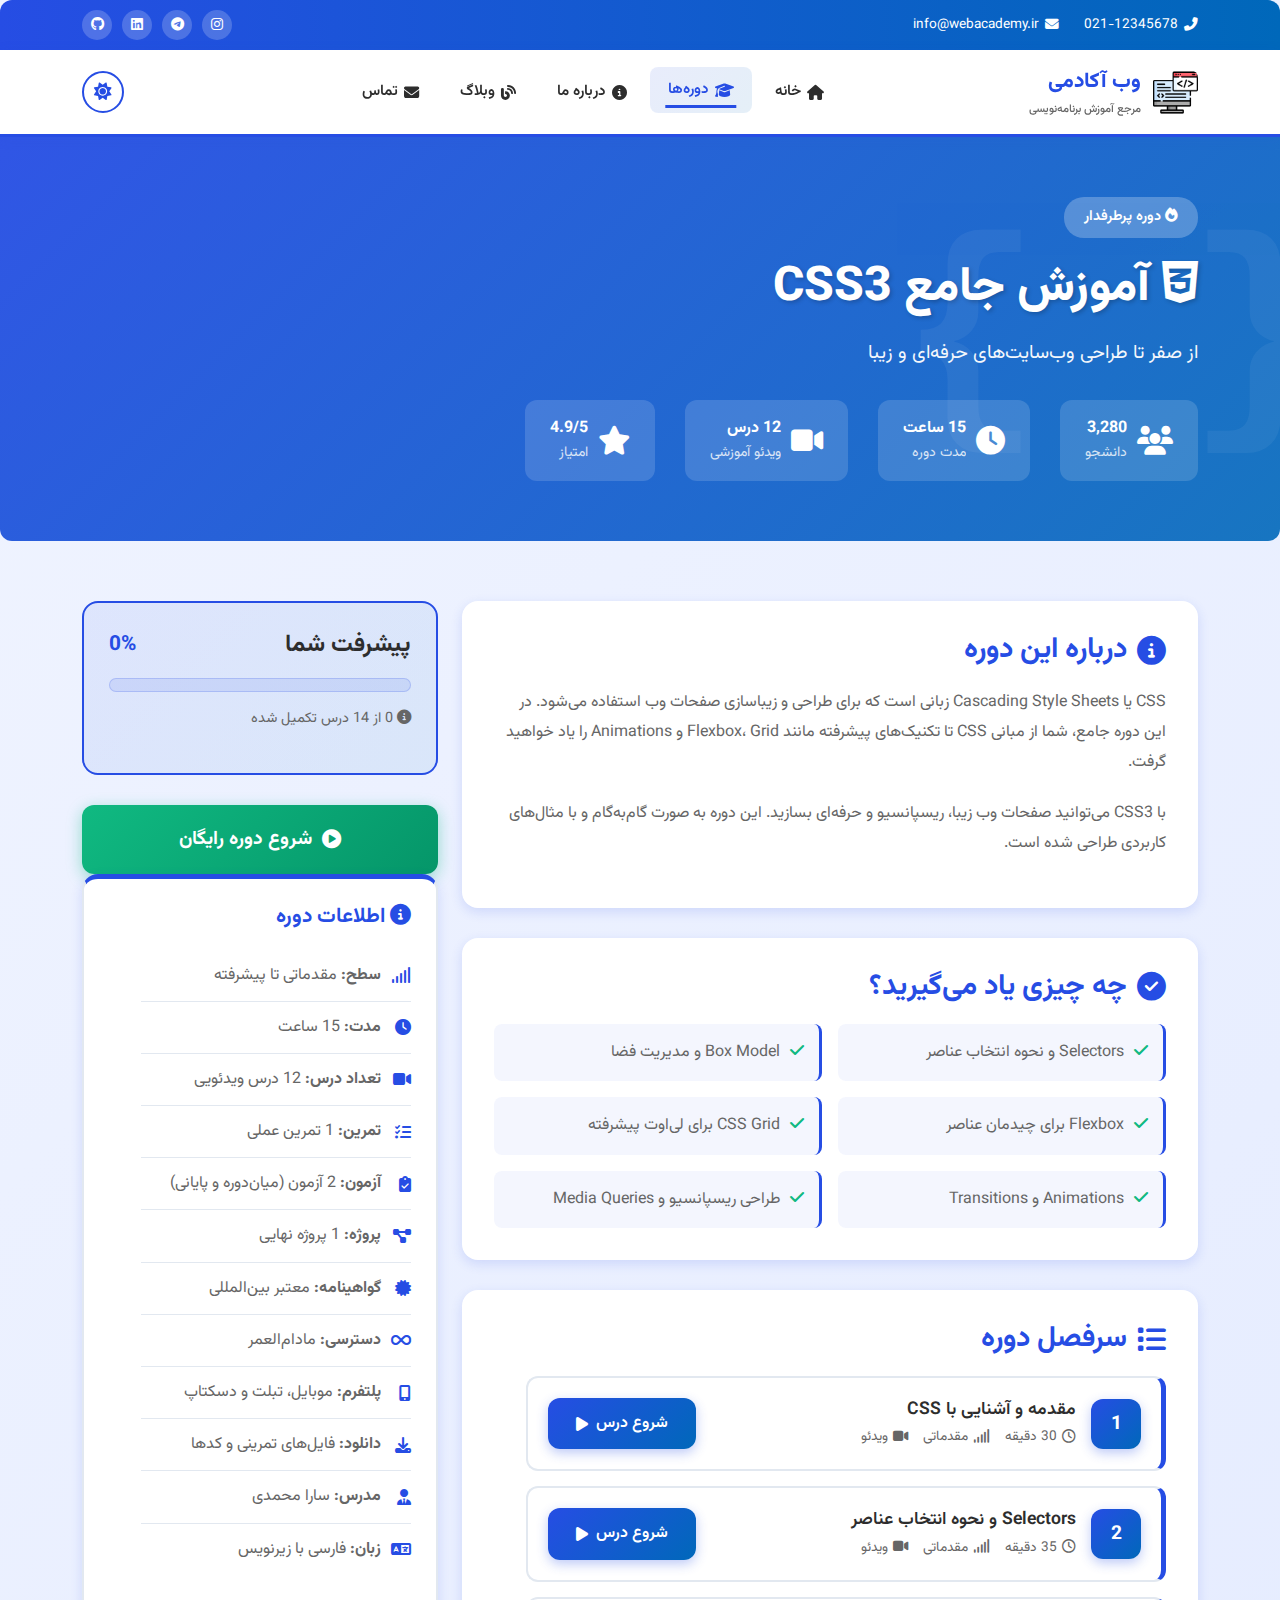
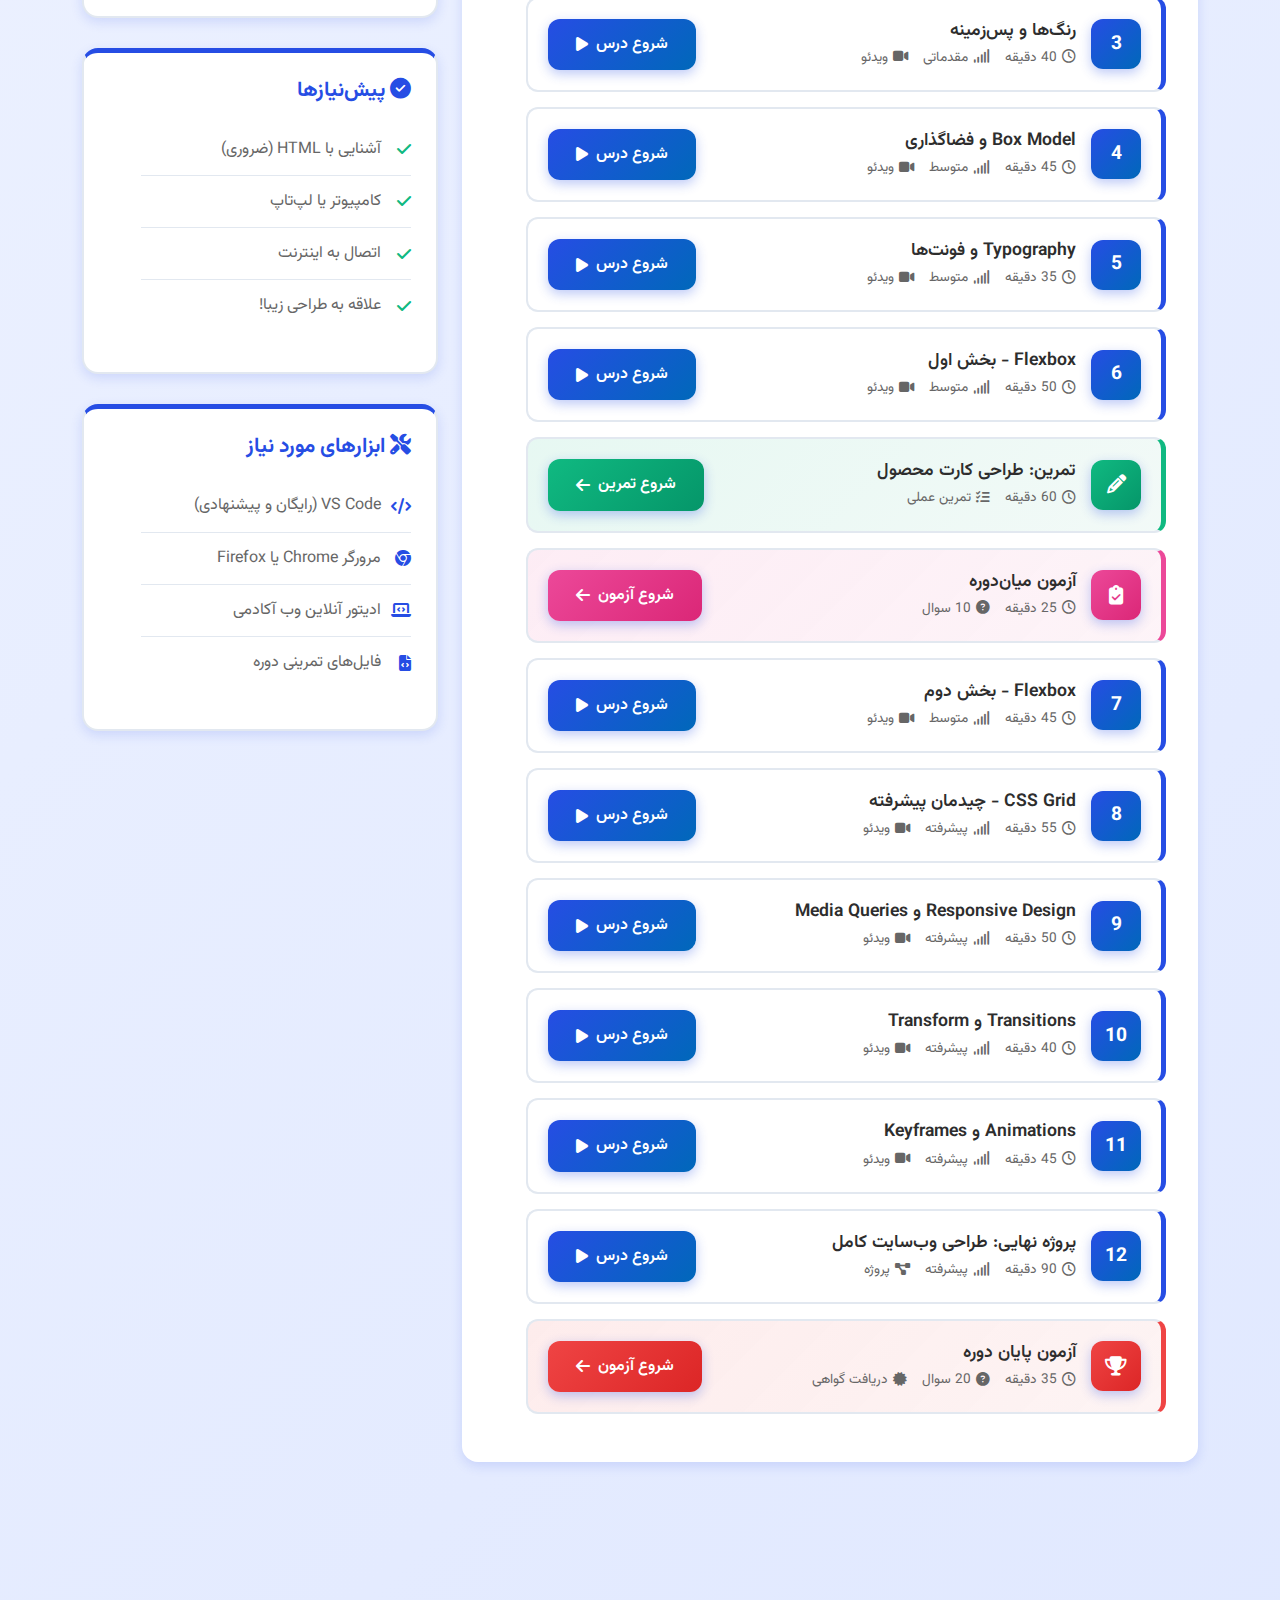
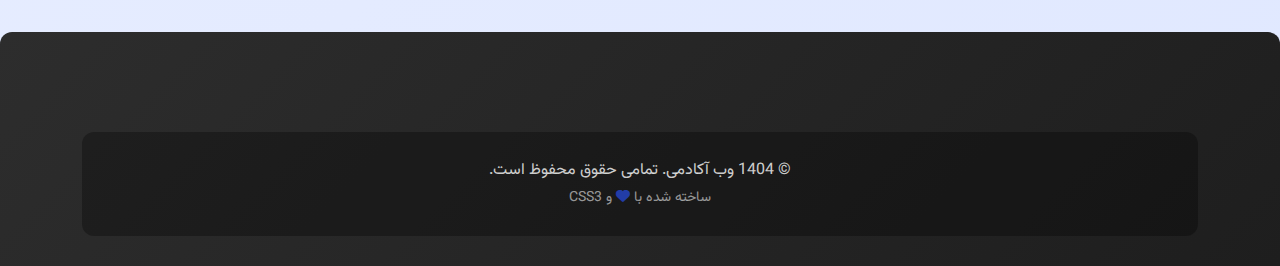
<file: course/css/index.html>
<!DOCTYPE html>
<html lang="fa" dir="rtl">
<head>
    <meta charset="UTF-8">
    <meta name="viewport" content="width=device-width, initial-scale=1.0">
    <meta name="description" content="آموزش کامل CSS3 از صفر تا صد - طراحی وب حرفه‌ای">
    <title>دوره آموزش CSS3 - وب آکادمی</title>
    <link rel="shortcut icon" href="../../image/2274766.png" type="image/x-icon">
    
    <!-- Bootstrap 5 CSS -->
    <link href="https://cdn.jsdelivr.net/npm/bootstrap@5.3.3/dist/css/bootstrap.min.css" rel="stylesheet">
    
    <!-- فونت Vazirmatn -->
    <link href="https://fonts.googleapis.com/css2?family=Vazirmatn:wght@300;400;500;600;700;800&display=swap" rel="stylesheet">
    
    <!-- Font Awesome -->
    <link rel="stylesheet" href="https://cdnjs.cloudflare.com/ajax/libs/font-awesome/6.4.0/css/all.min.css">
    
    <style>
        :root {
            --primary-color: #264de4;
            --secondary-color: #0068ba;
            --accent-color: #e34c26;
            --success-color: #10b981;
            --warning-color: #f59e0b;
            --danger-color: #ef4444;
            --dark-color: #1e1e1e;
            --light-color: #ffffff;
            --text-dark: #2d2d2d;
            --text-light: #666666;
            --border-color: #e2e8f0;
            --shadow-sm: 0 2px 8px rgba(38, 77, 228, 0.1);
            --shadow-md: 0 4px 12px rgba(38, 77, 228, 0.15);
            --shadow-lg: 0 10px 30px rgba(38, 77, 228, 0.2);
            --shadow-xl: 0 20px 40px rgba(38, 77, 228, 0.25);
            --transition: all 0.3s cubic-bezier(0.4, 0, 0.2, 1);
            --radius-sm: 8px;
            --radius-md: 12px;
            --radius-lg: 16px;
            --radius-xl: 20px;
        }

        * {
            margin: 0;
            padding: 0;
            box-sizing: border-box;
        }

        body {
            font-family: 'Vazirmatn', sans-serif;
            background: linear-gradient(135deg, #f0f4ff 0%, #e0e8ff 100%);
            color: var(--text-dark);
            line-height: 1.7;
            overflow-x: hidden;
        }

        /* تم تاریک */
        body.dark-mode {
            --light-color: #1a1a1a;
            --dark-color: #f8fafc;
            --text-dark: #f1f5f9;
            --text-light: #cbd5e1;
            --border-color: #3a3a3a;
            background: linear-gradient(135deg, #1a1a1a 0%, #2d2d2d 100%);
        }

        body.dark-mode .main-navbar,
        body.dark-mode .course-card,
        body.dark-mode .lesson-item,
        body.dark-mode .info-box {
            background: rgba(30, 30, 30, 0.95);
            border-color: #3a3a3a;
        }

        /* نوار بالایی */
        .top-info-bar {
            background: linear-gradient(90deg, var(--primary-color), var(--secondary-color));
            color: white;
            padding: 10px 0;
            font-size: 0.85rem;
            border-radius: 12px 12px 0px 0px;
        }

        .top-info-content {
            display: flex;
            justify-content: space-between;
            align-items: center;
        }

        .contact-info {
            display: flex;
            gap: 25px;
        }

        .contact-info span {
            display: flex;
            align-items: center;
            gap: 6px;
        }

        .social-links {
            display: flex;
            gap: 10px;
        }

        .social-links a {
            width: 30px;
            height: 30px;
            display: flex;
            align-items: center;
            justify-content: center;
            background: rgba(255, 255, 255, 0.2);
            border-radius: 50%;
            color: white;
            transition: var(--transition);
            text-decoration: none;
        }

        .social-links a:hover {
            background: rgba(255, 255, 255, 0.4);
            transform: translateY(-2px) rotate(10deg);
        }

        /* نوار ناوبری */
        .main-navbar {
            background: rgba(255, 255, 255, 0.98);
            backdrop-filter: blur(10px);
            box-shadow: 0 2px 12px rgba(38, 77, 228, 0.1);
            padding: 15px 0;
            position: sticky;
            top: 0;
            z-index: 1000;
            transition: var(--transition);
            border-bottom: 3px solid var(--primary-color);
        }

        .navbar-content {
            display: flex;
            justify-content: space-between;
            align-items: center;
        }

        .logo {
            display: flex;
            align-items: center;
            gap: 12px;
            text-decoration: none;
            color: var(--text-dark);
        }

        .logo img {
            width: 45px;
            height: 45px;
            border-radius: var(--radius-sm);
            transition: var(--transition);
        }

        .logo:hover img {
            transform: scale(1.1) rotate(5deg);
        }

        .logo-text {
            display: flex;
            flex-direction: column;
        }

        .logo-main {
            font-size: 1.3rem;
            font-weight: 800;
            color: var(--primary-color);
        }

        .logo-sub {
            font-size: 0.7rem;
            color: var(--text-light);
            font-weight: 500;
        }

        .nav-menu {
            display: flex;
            list-style: none;
            gap: 5px;
            margin: 0;
        }

        .nav-menu li a {
            display: flex;
            align-items: center;
            gap: 6px;
            padding: 10px 18px;
            color: var(--text-dark);
            text-decoration: none;
            font-weight: 600;
            font-size: 0.95rem;
            border-radius: var(--radius-sm);
            transition: var(--transition);
            position: relative;
        }

        .nav-menu li a::after {
            content: '';
            position: absolute;
            bottom: 5px;
            left: 50%;
            transform: translateX(-50%);
            width: 0;
            height: 3px;
            background: var(--primary-color);
            transition: var(--transition);
        }

        .nav-menu li a:hover::after,
        .nav-menu li a.active::after {
            width: 70%;
        }

        .nav-menu li a:hover,
        .nav-menu li a.active {
            background: linear-gradient(135deg, rgba(38, 77, 228, 0.1), rgba(0, 104, 186, 0.1));
            color: var(--primary-color);
            transform: translateY(-2px);
        }

        .nav-actions {
            display: flex;
            align-items: center;
            gap: 10px;
        }

        .theme-toggle {
            width: 42px;
            height: 42px;
            border: 2px solid var(--primary-color);
            border-radius: 50%;
            background: var(--light-color);
            color: var(--primary-color);
            cursor: pointer;
            display: flex;
            align-items: center;
            justify-content: center;
            font-size: 1.1rem;
            transition: var(--transition);
        }

        .theme-toggle:hover {
            background: var(--primary-color);
            color: white;
            transform: rotate(20deg) scale(1.1);
        }

        .menu-toggle {
            display: none;
            flex-direction: column;
            gap: 5px;
            width: 42px;
            height: 42px;
            border: none;
            background: transparent;
            cursor: pointer;
            padding: 8px;
        }

        .menu-toggle span {
            width: 100%;
            height: 3px;
            background: var(--primary-color);
            border-radius: 2px;
            transition: var(--transition);
        }

        /* هدر دوره */
        .course-header {
            background: linear-gradient(135deg, rgba(38, 77, 228, 0.95), rgba(0, 104, 186, 0.9));
            padding: 60px 0;
            color: white;
            border-radius: 0px 0px 12px 12px;
            position: relative;
            overflow: hidden;
        }

        .course-header::before {
            content: '{ }';
            position: absolute;
            font-size: 15rem;
            font-weight: 900;
            opacity: 0.05;
            right: -50px;
            top: 50%;
            transform: translateY(-50%);
            font-family: monospace;
        }

        .course-badge {
            display: inline-block;
            background: rgba(255, 255, 255, 0.25);
            padding: 8px 20px;
            border-radius: var(--radius-xl);
            font-size: 0.9rem;
            font-weight: 600;
            margin-bottom: 20px;
            animation: pulse 2s infinite;
        }

        @keyframes pulse {
            0%, 100% { transform: scale(1); }
            50% { transform: scale(1.05); }
        }

        .course-header h1 {
            font-size: 3rem;
            font-weight: 800;
            margin-bottom: 20px;
            text-shadow: 2px 2px 4px rgba(0, 0, 0, 0.2);
        }

        .course-header p {
            font-size: 1.2rem;
            opacity: 0.95;
            margin-bottom: 30px;
        }

        .course-stats {
            display: flex;
            gap: 30px;
            flex-wrap: wrap;
        }

        .stat-item {
            display: flex;
            align-items: center;
            gap: 10px;
            background: rgba(255, 255, 255, 0.15);
            padding: 15px 25px;
            border-radius: var(--radius-md);
            transition: var(--transition);
            cursor: pointer;
        }

        .stat-item:hover {
            background: rgba(255, 255, 255, 0.25);
            transform: translateY(-5px);
        }

        .stat-item i {
            font-size: 1.8rem;
        }

        /* بخش محتوا */
        .course-content {
            padding: 60px 0;
        }

        .course-card {
            background: white;
            padding: 30px;
            border-radius: var(--radius-lg);
            box-shadow: var(--shadow-md);
            border: 2px solid transparent;
            margin-bottom: 30px;
            transition: var(--transition);
        }

        .course-card:hover {
            border-color: var(--primary-color);
            box-shadow: var(--shadow-lg);
        }

        .card-title {
            font-size: 1.8rem;
            font-weight: 700;
            margin-bottom: 20px;
            display: flex;
            align-items: center;
            gap: 10px;
            color: var(--primary-color);
        }

        /* لیست درس‌ها */
        .lessons-list {
            list-style: none;
        }

        .lesson-item {
            background: white;
            border: 2px solid var(--border-color);
            border-right: 5px solid var(--primary-color);
            border-radius: var(--radius-md);
            padding: 20px;
            margin-bottom: 15px;
            transition: var(--transition);
            display: flex;
            justify-content: space-between;
            align-items: center;
        }

        .lesson-item:hover {
            border-color: var(--primary-color);
            transform: translateX(5px);
            box-shadow: var(--shadow-md);
        }

        .lesson-info {
            display: flex;
            align-items: center;
            gap: 15px;
            flex: 1;
        }

        .lesson-number {
            width: 50px;
            height: 50px;
            background: linear-gradient(135deg, var(--primary-color), var(--secondary-color));
            border-radius: 12px;
            display: flex;
            align-items: center;
            justify-content: center;
            color: white;
            font-weight: 700;
            font-size: 1.2rem;
            box-shadow: 0 4px 12px rgba(38, 77, 228, 0.3);
        }

        .lesson-details h4 {
            font-size: 1.1rem;
            font-weight: 600;
            margin-bottom: 5px;
            color: var(--text-dark);
        }

        .lesson-meta {
            display: flex;
            gap: 15px;
            font-size: 0.85rem;
            color: var(--text-light);
        }

        .lesson-meta span {
            display: flex;
            align-items: center;
            gap: 5px;
        }

        .lesson-action {
            display: flex;
            align-items: center;
            gap: 10px;
        }

        .start-btn {
            background: linear-gradient(135deg, var(--primary-color), var(--secondary-color));
            color: white;
            padding: 12px 28px;
            border-radius: var(--radius-md);
            text-decoration: none;
            font-weight: 600;
            transition: var(--transition);
            display: flex;
            align-items: center;
            gap: 8px;
            box-shadow: 0 4px 12px rgba(38, 77, 228, 0.3);
        }

        .start-btn:hover {
            transform: translateY(-3px);
            box-shadow: var(--shadow-xl);
            color: white;
        }

        /* باکس اطلاعات */
        .info-box {
            background: white;
            padding: 25px;
            border-radius: var(--radius-lg);
            box-shadow: var(--shadow-md);
            border: 2px solid var(--border-color);
            border-top: 5px solid var(--primary-color);
            margin-bottom: 30px;
            transition: var(--transition);
        }

        .info-box:hover {
            border-color: var(--primary-color);
            transform: translateY(-5px);
            box-shadow: var(--shadow-lg);
        }

        .info-box h3 {
            font-size: 1.3rem;
            font-weight: 700;
            margin-bottom: 20px;
            color: var(--primary-color);
        }

        .info-list {
            list-style: none;
        }

        .info-list li {
            padding: 12px 0;
            border-bottom: 1px solid var(--border-color);
            display: flex;
            align-items: center;
            gap: 10px;
            color: var(--text-light);
            transition: var(--transition);
        }

        .info-list li:hover {
            color: var(--primary-color);
            transform: translateX(5px);
        }

        .info-list li:last-child {
            border-bottom: none;
        }

        .info-list i {
            color: var(--primary-color);
            width: 20px;
        }

        /* دکمه شروع دوره */
        .start-course-btn {
            width: 100%;
            background: linear-gradient(135deg, var(--success-color), #059669);
            color: white;
            padding: 18px;
            border: none;
            border-radius: var(--radius-md);
            font-size: 1.2rem;
            font-weight: 700;
            cursor: pointer;
            transition: var(--transition);
            display: flex;
            align-items: center;
            justify-content: center;
            gap: 10px;
            box-shadow: 0 4px 15px rgba(16, 185, 129, 0.4);
        }

        .start-course-btn:hover {
            transform: translateY(-3px) scale(1.02);
            box-shadow: 0 8px 25px rgba(16, 185, 129, 0.5);
        }

        /* پیشرفت دوره */
        .progress-box {
            background: linear-gradient(135deg, rgba(38, 77, 228, 0.08), rgba(0, 104, 186, 0.08));
            border: 2px solid var(--primary-color);
            padding: 25px;
            border-radius: var(--radius-lg);
            margin-bottom: 30px;
        }

        .progress-header {
            display: flex;
            justify-content: space-between;
            align-items: center;
            margin-bottom: 15px;
        }

        .progress-bar-container {
            height: 14px;
            background: rgba(38, 77, 228, 0.1);
            border-radius: 10px;
            overflow: hidden;
            position: relative;
            border: 1px solid rgba(38, 77, 228, 0.2);
        }

        .progress-bar-fill {
            height: 100%;
            background: linear-gradient(90deg, var(--primary-color), var(--secondary-color));
            border-radius: 10px;
            transition: width 0.5s ease;
            box-shadow: 0 0 10px rgba(38, 77, 228, 0.5);
        }

        /* فوتر */
        .main-footer {
            background: linear-gradient(135deg, #2d2d2d, #1e1e1e);
            color: white;
            padding: 60px 0 30px;
            margin-top: 80px;
            border-radius: 12px 12px 0px 0px;
        }

        .footer-bottom {
            background: rgba(0, 0, 0, 0.3);
            padding: 25px 0;
            margin-top: 40px;
            text-align: center;
            border-radius: 12px;
        }

        .copyright-text {
            margin: 0;
            color: rgba(255, 255, 255, 0.8);
        }

        /* دکمه بازگشت به بالا */
        .scroll-to-top {
            position: fixed;
            bottom: 30px;
            left: 30px;
            width: 50px;
            height: 50px;
            background: linear-gradient(135deg, var(--primary-color), var(--secondary-color));
            color: white;
            border: none;
            border-radius: 50%;
            font-size: 1.2rem;
            cursor: pointer;
            z-index: 1000;
            opacity: 0;
            visibility: hidden;
            transition: var(--transition);
            box-shadow: var(--shadow-lg);
        }

        .scroll-to-top.visible {
            opacity: 1;
            visibility: visible;
        }

        .scroll-to-top:hover {
            transform: translateY(-5px);
        }

        /* ریسپانسیو */
        @media (max-width: 991px) {
            .top-info-bar { display: none; }
            
            .nav-menu {
                position: fixed;
                top: 75px;
                right: -100%;
                width: 280px;
                height: calc(100vh - 75px);
                background: white;
                flex-direction: column;
                padding: 20px;
                box-shadow: var(--shadow-xl);
                transition: var(--transition);
                overflow-y: auto;
            }

            body.dark-mode .nav-menu {
                background: #1a1a1a;
            }

            .nav-menu.active { right: 0; }
            .menu-toggle { display: flex; }
            .course-header h1 { font-size: 2rem; }
            .course-stats { justify-content: center; }
        }

        @media (max-width: 768px) {
            .logo-text { display: none; }
            .lesson-item { flex-direction: column; gap: 15px; }
            .lesson-action { width: 100%; justify-content: space-between; }
        }
    </style>
</head>
<body>
    <!-- نوار بالا -->
    <div class="top-info-bar">
        <div class="container">
            <div class="top-info-content">
                <div class="contact-info">
                    <span><i class="fas fa-phone-alt"></i> 021-12345678</span>
                    <span><i class="fas fa-envelope"></i> info@webacademy.ir</span>
                </div>
                <div class="social-links">
                    <a href="#"><i class="fab fa-instagram"></i></a>
                    <a href="#"><i class="fab fa-telegram"></i></a>
                    <a href="#"><i class="fab fa-linkedin"></i></a>
                    <a href="#"><i class="fab fa-github"></i></a>
                </div>
            </div>
        </div>
    </div>

    <!-- نوار ناوبری -->
    <nav class="main-navbar">
        <div class="container">
            <div class="navbar-content">
                <a href="../../index.html" class="logo">
                    <img src="../../image/2274766.png" alt="لوگو">
                    <span class="logo-text">
                        <span class="logo-main">وب آکادمی</span>
                        <span class="logo-sub">مرجع آموزش برنامه‌نویسی</span>
                    </span>
                </a>

                <ul class="nav-menu" id="navMenu">
                    <li><a href="../../index.html"><i class="fas fa-home"></i> خانه</a></li>
                    <li><a href="../../courses_page.html" class="active"><i class="fas fa-graduation-cap"></i> دوره‌ها</a></li>
                    <li><a href="../../about_page.html"><i class="fas fa-info-circle"></i> درباره ما</a></li>
                    <li><a href="../../blog_page.html"><i class="fas fa-blog"></i> وبلاگ</a></li>
                    <li><a href="../../contact_page.html"><i class="fas fa-envelope"></i> تماس</a></li>
                </ul>

                <div class="nav-actions">
                    <button class="theme-toggle" id="themeToggle">
                        <i class="fas fa-sun"></i>
                    </button>
                    <button class="menu-toggle" id="menuToggle">
                        <span></span>
                        <span></span>
                        <span></span>
                    </button>
                </div>
            </div>
        </div>
    </nav>

    <!-- هدر دوره -->
    <header class="course-header">
        <div class="container">
            <div class="course-badge">
                <i class="fas fa-fire"></i> دوره پرطرفدار
            </div>
            <h1><i class="fab fa-css3-alt"></i> آموزش جامع CSS3</h1>
            <p>از صفر تا طراحی وب‌سایت‌های حرفه‌ای و زیبا</p>
            
            <div class="course-stats">
                <div class="stat-item">
                    <i class="fas fa-users"></i>
                    <div>
                        <strong>3,280</strong>
                        <small style="display: block; opacity: 0.8;">دانشجو</small>
                    </div>
                </div>
                <div class="stat-item">
                    <i class="fas fa-clock"></i>
                    <div>
                        <strong>15 ساعت</strong>
                        <small style="display: block; opacity: 0.8;">مدت دوره</small>
                    </div>
                </div>
                <div class="stat-item">
                    <i class="fas fa-video"></i>
                    <div>
                        <strong>12 درس</strong>
                        <small style="display: block; opacity: 0.8;">ویدئو آموزشی</small>
                    </div>
                </div>
                <div class="stat-item">
                    <i class="fas fa-star"></i>
                    <div>
                        <strong>4.9/5</strong>
                        <small style="display: block; opacity: 0.8;">امتیاز</small>
                    </div>
                </div>
            </div>
        </div>
    </header>

    <!-- محتوای دوره -->
    <section class="course-content">
        <div class="container">
            <div class="row">
                <!-- محتوای اصلی -->
                <div class="col-lg-8">
                    <!-- درباره دوره -->
                    <div class="course-card">
                        <h2 class="card-title">
                            <i class="fas fa-info-circle"></i>
                            درباره این دوره
                        </h2>
                        <p style="color: var(--text-light); line-height: 1.9; margin-bottom: 20px;">
                            CSS یا Cascading Style Sheets زبانی است که برای طراحی و زیباسازی صفحات وب استفاده می‌شود. در این دوره جامع، شما از مبانی CSS تا تکنیک‌های پیشرفته مانند Flexbox، Grid و Animations را یاد خواهید گرفت.
                        </p>
                        <p style="color: var(--text-light); line-height: 1.9;">
                            با CSS3 می‌توانید صفحات وب زیبا، ریسپانسیو و حرفه‌ای بسازید. این دوره به صورت گام‌به‌گام و با مثال‌های کاربردی طراحی شده است.
                        </p>
                    </div>

                    <!-- چه چیزی یاد می‌گیرید -->
                    <div class="course-card">
                        <h2 class="card-title">
                            <i class="fas fa-check-circle"></i>
                            چه چیزی یاد می‌گیرید؟
                        </h2>
                        <div class="row g-3">
                            <div class="col-md-6">
                                <div style="display: flex; align-items: start; gap: 10px; padding: 15px; background: rgba(38, 77, 228, 0.05); border-radius: 8px; border-right: 3px solid var(--primary-color);">
                                    <i class="fas fa-check" style="color: var(--success-color); margin-top: 3px;"></i>
                                    <span style="color: var(--text-light);">Selectors و نحوه انتخاب عناصر</span>
                                </div>
                            </div>
                            <div class="col-md-6">
                                <div style="display: flex; align-items: start; gap: 10px; padding: 15px; background: rgba(38, 77, 228, 0.05); border-radius: 8px; border-right: 3px solid var(--primary-color);">
                                    <i class="fas fa-check" style="color: var(--success-color); margin-top: 3px;"></i>
                                    <span style="color: var(--text-light);">Box Model و مدیریت فضا</span>
                                </div>
                            </div>
                            <div class="col-md-6">
                                <div style="display: flex; align-items: start; gap: 10px; padding: 15px; background: rgba(38, 77, 228, 0.05); border-radius: 8px; border-right: 3px solid var(--primary-color);">
                                    <i class="fas fa-check" style="color: var(--success-color); margin-top: 3px;"></i>
                                    <span style="color: var(--text-light);">Flexbox برای چیدمان عناصر</span>
                                </div>
                            </div>
                            <div class="col-md-6">
                                <div style="display: flex; align-items: start; gap: 10px; padding: 15px; background: rgba(38, 77, 228, 0.05); border-radius: 8px; border-right: 3px solid var(--primary-color);">
                                    <i class="fas fa-check" style="color: var(--success-color); margin-top: 3px;"></i>
                                    <span style="color: var(--text-light);">CSS Grid برای لی‌اوت پیشرفته</span>
                                </div>
                            </div>
                            <div class="col-md-6">
                                <div style="display: flex; align-items: start; gap: 10px; padding: 15px; background: rgba(38, 77, 228, 0.05); border-radius: 8px; border-right: 3px solid var(--primary-color);">
                                    <i class="fas fa-check" style="color: var(--success-color); margin-top: 3px;"></i>
                                    <span style="color: var(--text-light);">Animations و Transitions</span>
                                </div>
                            </div>
                            <div class="col-md-6">
                                <div style="display: flex; align-items: start; gap: 10px; padding: 15px; background: rgba(38, 77, 228, 0.05); border-radius: 8px; border-right: 3px solid var(--primary-color);">
                                    <i class="fas fa-check" style="color: var(--success-color); margin-top: 3px;"></i>
                                    <span style="color: var(--text-light);">طراحی ریسپانسیو و Media Queries</span>
                                </div>
                            </div>
                        </div>
                    </div>

                    <!-- سرفصل دوره -->
                    <div class="course-card">
                        <h2 class="card-title">
                            <i class="fas fa-list"></i>
                            سرفصل دوره
                        </h2>
                        
                        <ul class="lessons-list">
                            <!-- درس 1 -->
                            <li class="lesson-item">
                                <div class="lesson-info">
                                    <div class="lesson-number">1</div>
                                    <div class="lesson-details">
                                        <h4>مقدمه و آشنایی با CSS</h4>
                                        <div class="lesson-meta">
                                            <span><i class="far fa-clock"></i> 30 دقیقه</span>
                                            <span><i class="fas fa-signal"></i> مقدماتی</span>
                                            <span><i class="fas fa-video"></i> ویدئو</span>
                                        </div>
                                    </div>
                                </div>
                                <div class="lesson-action">
                                    <a href="./lesson-01.html" class="start-btn">
                                        شروع درس <i class="fas fa-play"></i>
                                    </a>
                                </div>
                            </li>

                            <!-- درس 2 -->
                            <li class="lesson-item">
                                <div class="lesson-info">
                                    <div class="lesson-number">2</div>
                                    <div class="lesson-details">
                                        <h4>Selectors و نحوه انتخاب عناصر</h4>
                                        <div class="lesson-meta">
                                            <span><i class="far fa-clock"></i> 35 دقیقه</span>
                                            <span><i class="fas fa-signal"></i> مقدماتی</span>
                                            <span><i class="fas fa-video"></i> ویدئو</span>
                                        </div>
                                    </div>
                                </div>
                                <div class="lesson-action">
                                    <a href="./lesson-02.html" class="start-btn">
                                        شروع درس <i class="fas fa-play"></i>
                                    </a>
                                </div>
                            </li>

                            <!-- درس 3 -->
                            <li class="lesson-item">
                                <div class="lesson-info">
                                    <div class="lesson-number">3</div>
                                    <div class="lesson-details">
                                        <h4>رنگ‌ها و پس‌زمینه</h4>
                                        <div class="lesson-meta">
                                            <span><i class="far fa-clock"></i> 40 دقیقه</span>
                                            <span><i class="fas fa-signal"></i> مقدماتی</span>
                                            <span><i class="fas fa-video"></i> ویدئو</span>
                                        </div>
                                    </div>
                                </div>
                                <div class="lesson-action">
                                    <a href="./lesson-03.html" class="start-btn">
                                        شروع درس <i class="fas fa-play"></i>
                                    </a>
                                </div>
                            </li>

                            <!-- درس 4 -->
                            <li class="lesson-item">
                                <div class="lesson-info">
                                    <div class="lesson-number">4</div>
                                    <div class="lesson-details">
                                        <h4>Box Model و فضاگذاری</h4>
                                        <div class="lesson-meta">
                                            <span><i class="far fa-clock"></i> 45 دقیقه</span>
                                            <span><i class="fas fa-signal"></i> متوسط</span>
                                            <span><i class="fas fa-video"></i> ویدئو</span>
                                        </div>
                                    </div>
                                </div>
                                <div class="lesson-action">
                                    <a href="./lesson-04.html" class="start-btn">
                                        شروع درس <i class="fas fa-play"></i>
                                    </a>
                                </div>
                            </li>

                            <!-- درس 5 -->
                            <li class="lesson-item">
                                <div class="lesson-info">
                                    <div class="lesson-number">5</div>
                                    <div class="lesson-details">
                                        <h4>Typography و فونت‌ها</h4>
                                        <div class="lesson-meta">
                                            <span><i class="far fa-clock"></i> 35 دقیقه</span>
                                            <span><i class="fas fa-signal"></i> متوسط</span>
                                            <span><i class="fas fa-video"></i> ویدئو</span>
                                        </div>
                                    </div>
                                </div>
                                <div class="lesson-action">
                                    <a href="./lesson-05.html" class="start-btn">
                                        شروع درس <i class="fas fa-play"></i>
                                    </a>
                                </div>
                            </li>

                            <!-- درس 6 -->
                            <li class="lesson-item">
                                <div class="lesson-info">
                                    <div class="lesson-number">6</div>
                                    <div class="lesson-details">
                                        <h4>Flexbox - بخش اول</h4>
                                        <div class="lesson-meta">
                                            <span><i class="far fa-clock"></i> 50 دقیقه</span>
                                            <span><i class="fas fa-signal"></i> متوسط</span>
                                            <span><i class="fas fa-video"></i> ویدئو</span>
                                        </div>
                                    </div>
                                </div>
                                <div class="lesson-action">
                                    <a href="./lesson-06.html" class="start-btn">
                                        شروع درس <i class="fas fa-play"></i>
                                    </a>
                                </div>
                            </li>

                            <!-- تمرین 1 -->
                            <li class="lesson-item" style="background: linear-gradient(135deg, rgba(16, 185, 129, 0.1), rgba(5, 150, 105, 0.05)); border-right: 5px solid #10b981;">
                                <div class="lesson-info">
                                    <div class="lesson-number" style="background: linear-gradient(135deg, #10b981, #059669);">
                                        <i class="fas fa-pencil-alt"></i>
                                    </div>
                                    <div class="lesson-details">
                                        <h4>تمرین: طراحی کارت محصول</h4>
                                        <div class="lesson-meta">
                                            <span><i class="far fa-clock"></i> 60 دقیقه</span>
                                            <span><i class="fas fa-tasks"></i> تمرین عملی</span>
                                        </div>
                                    </div>
                                </div>
                                <div class="lesson-action">
                                    <a href="./train.html" class="start-btn" style="background: linear-gradient(135deg, #10b981, #059669);">
                                        شروع تمرین <i class="fas fa-arrow-left"></i>
                                    </a>
                                </div>
                            </li>

                            <!-- آزمون میان‌دوره -->
                            <li class="lesson-item" style="background: linear-gradient(135deg, rgba(236, 72, 153, 0.1), rgba(219, 39, 119, 0.05)); border-right: 5px solid #ec4899;">
                                <div class="lesson-info">
                                    <div class="lesson-number" style="background: linear-gradient(135deg, #ec4899, #db2777);">
                                        <i class="fas fa-clipboard-check"></i>
                                    </div>
                                    <div class="lesson-details">
                                        <h4>آزمون میان‌دوره</h4>
                                        <div class="lesson-meta">
                                            <span><i class="far fa-clock"></i> 25 دقیقه</span>
                                            <span><i class="fas fa-question-circle"></i> 10 سوال</span>
                                        </div>
                                    </div>
                                </div>
                                <div class="lesson-action">
                                    <a href="./mid-quiz.html" class="start-btn" style="background: linear-gradient(135deg, #ec4899, #db2777);">
                                        شروع آزمون <i class="fas fa-arrow-left"></i>
                                    </a>
                                </div>
                            </li>

                            <!-- درس 7 -->
                            <li class="lesson-item">
                                <div class="lesson-info">
                                    <div class="lesson-number">7</div>
                                    <div class="lesson-details">
                                        <h4>Flexbox - بخش دوم</h4>
                                        <div class="lesson-meta">
                                            <span><i class="far fa-clock"></i> 45 دقیقه</span>
                                            <span><i class="fas fa-signal"></i> متوسط</span>
                                            <span><i class="fas fa-video"></i> ویدئو</span>
                                        </div>
                                    </div>
                                </div>
                                <div class="lesson-action">
                                    <a href="./lesson-07.html" class="start-btn">
                                        شروع درس <i class="fas fa-play"></i>
                                    </a>
                                </div>
                            </li>

                            <!-- درس 8 -->
                            <li class="lesson-item">
                                <div class="lesson-info">
                                    <div class="lesson-number">8</div>
                                    <div class="lesson-details">
                                        <h4>CSS Grid - چیدمان پیشرفته</h4>
                                        <div class="lesson-meta">
                                            <span><i class="far fa-clock"></i> 55 دقیقه</span>
                                            <span><i class="fas fa-signal"></i> پیشرفته</span>
                                            <span><i class="fas fa-video"></i> ویدئو</span>
                                        </div>
                                    </div>
                                </div>
                                <div class="lesson-action">
                                    <a href="./lesson-08.html" class="start-btn">
                                        شروع درس <i class="fas fa-play"></i>
                                    </a>
                                </div>
                            </li>

                            <!-- درس 9 -->
                            <li class="lesson-item">
                                <div class="lesson-info">
                                    <div class="lesson-number">9</div>
                                    <div class="lesson-details">
                                        <h4>Responsive Design و Media Queries</h4>
                                        <div class="lesson-meta">
                                            <span><i class="far fa-clock"></i> 50 دقیقه</span>
                                            <span><i class="fas fa-signal"></i> پیشرفته</span>
                                            <span><i class="fas fa-video"></i> ویدئو</span>
                                        </div>
                                    </div>
                                </div>
                                <div class="lesson-action">
                                    <a href="./lesson-09.html" class="start-btn">
                                        شروع درس <i class="fas fa-play"></i>
                                    </a>
                                </div>
                            </li>

                            <!-- درس 10 -->
                            <li class="lesson-item">
                                <div class="lesson-info">
                                    <div class="lesson-number">10</div>
                                    <div class="lesson-details">
                                        <h4>Transitions و Transform</h4>
                                        <div class="lesson-meta">
                                            <span><i class="far fa-clock"></i> 40 دقیقه</span>
                                            <span><i class="fas fa-signal"></i> پیشرفته</span>
                                            <span><i class="fas fa-video"></i> ویدئو</span>
                                        </div>
                                    </div>
                                </div>
                                <div class="lesson-action">
                                    <a href="./lesson-10.html" class="start-btn">
                                        شروع درس <i class="fas fa-play"></i>
                                    </a>
                                </div>
                            </li>

                            <!-- درس 11 -->
                            <li class="lesson-item">
                                <div class="lesson-info">
                                    <div class="lesson-number">11</div>
                                    <div class="lesson-details">
                                        <h4>Animations و Keyframes</h4>
                                        <div class="lesson-meta">
                                            <span><i class="far fa-clock"></i> 45 دقیقه</span>
                                            <span><i class="fas fa-signal"></i> پیشرفته</span>
                                            <span><i class="fas fa-video"></i> ویدئو</span>
                                        </div>
                                    </div>
                                </div>
                                <div class="lesson-action">
                                    <a href="./lesson-11.html" class="start-btn">
                                        شروع درس <i class="fas fa-play"></i>
                                    </a>
                                </div>
                            </li>

                            <!-- درس 12 -->
                            <li class="lesson-item">
                                <div class="lesson-info">
                                    <div class="lesson-number">12</div>
                                    <div class="lesson-details">
                                        <h4>پروژه نهایی: طراحی وب‌سایت کامل</h4>
                                        <div class="lesson-meta">
                                            <span><i class="far fa-clock"></i> 90 دقیقه</span>
                                            <span><i class="fas fa-signal"></i> پیشرفته</span>
                                            <span><i class="fas fa-project-diagram"></i> پروژه</span>
                                        </div>
                                    </div>
                                </div>
                                <div class="lesson-action">
                                    <a href="./lesson-12.html" class="start-btn">
                                        شروع درس <i class="fas fa-play"></i>
                                    </a>
                                </div>
                            </li>

                            <!-- آزمون پایانی -->
                            <li class="lesson-item" style="background: linear-gradient(135deg, rgba(239, 68, 68, 0.1), rgba(220, 38, 38, 0.05)); border-right: 5px solid #ef4444;">
                                <div class="lesson-info">
                                    <div class="lesson-number" style="background: linear-gradient(135deg, #ef4444, #dc2626);">
                                        <i class="fas fa-trophy"></i>
                                    </div>
                                    <div class="lesson-details">
                                        <h4>آزمون پایان دوره</h4>
                                        <div class="lesson-meta">
                                            <span><i class="far fa-clock"></i> 35 دقیقه</span>
                                            <span><i class="fas fa-question-circle"></i> 20 سوال</span>
                                            <span><i class="fas fa-certificate"></i> دریافت گواهی</span>
                                        </div>
                                    </div>
                                </div>
                                <div class="lesson-action">
                                    <a href="./final-quiz.html" class="start-btn" style="background: linear-gradient(135deg, #ef4444, #dc2626);">
                                        شروع آزمون <i class="fas fa-arrow-left"></i>
                                    </a>
                                </div>
                            </li>
                        </ul>
                    </div>
                </div>

                <!-- سایدبار -->
                <div class="col-lg-4">
                    <!-- پیشرفت دوره -->
                    <div class="progress-box">
                        <div class="progress-header">
                            <h4 style="margin: 0; color: var(--text-dark); font-weight: 700;">پیشرفت شما</h4>
                            <strong style="color: var(--primary-color); font-size: 1.3rem;">0%</strong>
                        </div>
                        <div class="progress-bar-container">
                            <div class="progress-bar-fill" style="width: 0%" id="progressBar"></div>
                        </div>
                        <p style="margin-top: 15px; color: var(--text-light); font-size: 0.9rem;">
                            <i class="fas fa-info-circle"></i> 0 از 14 درس تکمیل شده
                        </p>
                    </div>

                    <!-- دکمه شروع -->
                    <button class="start-course-btn" onclick="window.location.href='./lesson-01.html'">
                        <i class="fas fa-play-circle"></i>
                        شروع دوره رایگان
                    </button>

                    <!-- اطلاعات دوره -->
                    <div class="info-box">
                        <h3><i class="fas fa-info-circle"></i> اطلاعات دوره</h3>
                        <ul class="info-list">
                            <li>
                                <i class="fas fa-signal"></i>
                                <span><strong>سطح:</strong> مقدماتی تا پیشرفته</span>
                            </li>
                            <li>
                                <i class="fas fa-clock"></i>
                                <span><strong>مدت:</strong> 15 ساعت</span>
                            </li>
                            <li>
                                <i class="fas fa-video"></i>
                                <span><strong>تعداد درس:</strong> 12 درس ویدئویی</span>
                            </li>
                            <li>
                                <i class="fas fa-tasks"></i>
                                <span><strong>تمرین:</strong> 1 تمرین عملی</span>
                            </li>
                            <li>
                                <i class="fas fa-clipboard-check"></i>
                                <span><strong>آزمون:</strong> 2 آزمون (میان‌دوره و پایانی)</span>
                            </li>
                            <li>
                                <i class="fas fa-project-diagram"></i>
                                <span><strong>پروژه:</strong> 1 پروژه نهایی</span>
                            </li>
                            <li>
                                <i class="fas fa-certificate"></i>
                                <span><strong>گواهینامه:</strong> معتبر بین‌المللی</span>
                            </li>
                            <li>
                                <i class="fas fa-infinity"></i>
                                <span><strong>دسترسی:</strong> مادام‌العمر</span>
                            </li>
                            <li>
                                <i class="fas fa-mobile-alt"></i>
                                <span><strong>پلتفرم:</strong> موبایل، تبلت و دسکتاپ</span>
                            </li>
                            <li>
                                <i class="fas fa-download"></i>
                                <span><strong>دانلود:</strong> فایل‌های تمرینی و کدها</span>
                            </li>
                            <li>
                                <i class="fas fa-user-tie"></i>
                                <span><strong>مدرس:</strong> سارا محمدی</span>
                            </li>
                            <li>
                                <i class="fas fa-language"></i>
                                <span><strong>زبان:</strong> فارسی با زیرنویس</span>
                            </li>
                        </ul>
                    </div>

                    <!-- پیش‌نیازها -->
                    <div class="info-box">
                        <h3><i class="fas fa-check-circle"></i> پیش‌نیازها</h3>
                        <ul class="info-list">
                            <li>
                                <i class="fas fa-check" style="color: var(--success-color);"></i>
                                <span>آشنایی با HTML (ضروری)</span>
                            </li>
                            <li>
                                <i class="fas fa-check" style="color: var(--success-color);"></i>
                                <span>کامپیوتر یا لپ‌تاپ</span>
                            </li>
                            <li>
                                <i class="fas fa-check" style="color: var(--success-color);"></i>
                                <span>اتصال به اینترنت</span>
                            </li>
                            <li>
                                <i class="fas fa-check" style="color: var(--success-color);"></i>
                                <span>علاقه به طراحی زیبا!</span>
                            </li>
                        </ul>
                    </div>

                    <!-- ابزارهای مورد نیاز -->
                    <div class="info-box">
                        <h3><i class="fas fa-tools"></i> ابزارهای مورد نیاز</h3>
                        <ul class="info-list">
                            <li>
                                <i class="fas fa-code"></i>
                                <span>VS Code (رایگان و پیشنهادی)</span>
                            </li>
                            <li>
                                <i class="fab fa-chrome"></i>
                                <span>مرورگر Chrome یا Firefox</span>
                            </li>
                            <li>
                                <i class="fas fa-laptop-code"></i>
                                <span>ادیتور آنلاین وب آکادمی</span>
                            </li>
                            <li>
                                <i class="fas fa-file-code"></i>
                                <span>فایل‌های تمرینی دوره</span>
                            </li>
                        </ul>
                    </div>
                </div>
            </div>
        </div>
    </section>

    <!-- فوتر -->
    <footer class="main-footer">
        <div class="container">
            <div class="footer-bottom">
                <p class="copyright-text">
                    © 1404 وب آکادمی. تمامی حقوق محفوظ است.
                    <br>
                    <small style="opacity: 0.7;">ساخته شده با <i class="fas fa-heart" style="color: #264de4;"></i> و CSS3</small>
                </p>
            </div>
        </div>
    </footer>

    <!-- دکمه بازگشت به بالا -->
    <button class="scroll-to-top" id="scrollToTop">
        <i class="fas fa-arrow-up"></i>
    </button>

    <script src="https://cdn.jsdelivr.net/npm/bootstrap@5.3.3/dist/js/bootstrap.bundle.min.js"></script>

    <script>
        // تم تاریک/روشن
        const themeToggle = document.getElementById('themeToggle');
        const body = document.body;
        const themeIcon = themeToggle.querySelector('i');

        const savedTheme = localStorage.getItem('theme');
        if (savedTheme === 'dark') {
            body.classList.add('dark-mode');
            themeIcon.classList.remove('fa-sun');
            themeIcon.classList.add('fa-moon');
        }

        themeToggle.addEventListener('click', () => {
            body.classList.toggle('dark-mode');
            if (body.classList.contains('dark-mode')) {
                themeIcon.classList.remove('fa-sun');
                themeIcon.classList.add('fa-moon');
                localStorage.setItem('theme', 'dark');
            } else {
                themeIcon.classList.remove('fa-moon');
                themeIcon.classList.add('fa-sun');
                localStorage.setItem('theme', 'light');
            }
        });

        // منوی موبایل
        const menuToggle = document.getElementById('menuToggle');
        const navMenu = document.getElementById('navMenu');

        menuToggle.addEventListener('click', () => {
            menuToggle.classList.toggle('active');
            navMenu.classList.toggle('active');
        });

        navMenu.querySelectorAll('a').forEach(link => {
            link.addEventListener('click', () => {
                navMenu.classList.remove('active');
                menuToggle.classList.remove('active');
            });
        });

        // بازگشت به بالا
        const scrollToTopBtn = document.getElementById('scrollToTop');
        window.addEventListener('scroll', () => {
            if (window.pageYOffset > 500) {
                scrollToTopBtn.classList.add('visible');
            } else {
                scrollToTopBtn.classList.remove('visible');
            }
        });

        scrollToTopBtn.addEventListener('click', () => {
            window.scrollTo({ top: 0, behavior: 'smooth' });
        });

        // ذخیره پیشرفت
        function updateProgress() {
            const completed = localStorage.getItem('css_course_progress') || 0;
            const total = 14;
            const percentage = (completed / total) * 100;
            document.getElementById('progressBar').style.width = percentage + '%';
            
            const progressText = document.querySelector('.progress-box p');
            progressText.innerHTML = `<i class="fas fa-info-circle"></i> ${completed} از ${total} درس تکمیل شده`;
            
            const percentageText = document.querySelector('.progress-header strong');
            percentageText.textContent = Math.round(percentage) + '%';
        }

        updateProgress();

        // انیمیشن آمار
        const stats = document.querySelectorAll('.stat-item strong');
        stats.forEach(stat => {
            stat.addEventListener('mouseenter', () => {
                stat.style.transform = 'scale(1.2)';
                stat.style.transition = 'transform 0.3s ease';
            });
            stat.addEventListener('mouseleave', () => {
                stat.style.transform = 'scale(1)';
            });
        });

        // افکت هاور روی دروس
        const lessonItems = document.querySelectorAll('.lesson-item');
        lessonItems.forEach(item => {
            item.addEventListener('mouseenter', function() {
                this.style.transform = 'translateX(10px)';
            });
            item.addEventListener('mouseleave', function() {
                this.style.transform = 'translateX(0)';
            });
        });

        // کلیک روی آیتم‌های info-list
        const infoItems = document.querySelectorAll('.info-list li');
        infoItems.forEach(item => {
            item.addEventListener('click', function() {
                this.style.background = 'rgba(38, 77, 228, 0.05)';
                setTimeout(() => {
                    this.style.background = 'transparent';
                }, 300);
            });
        });
    </script>
</body>
</html>
</file>
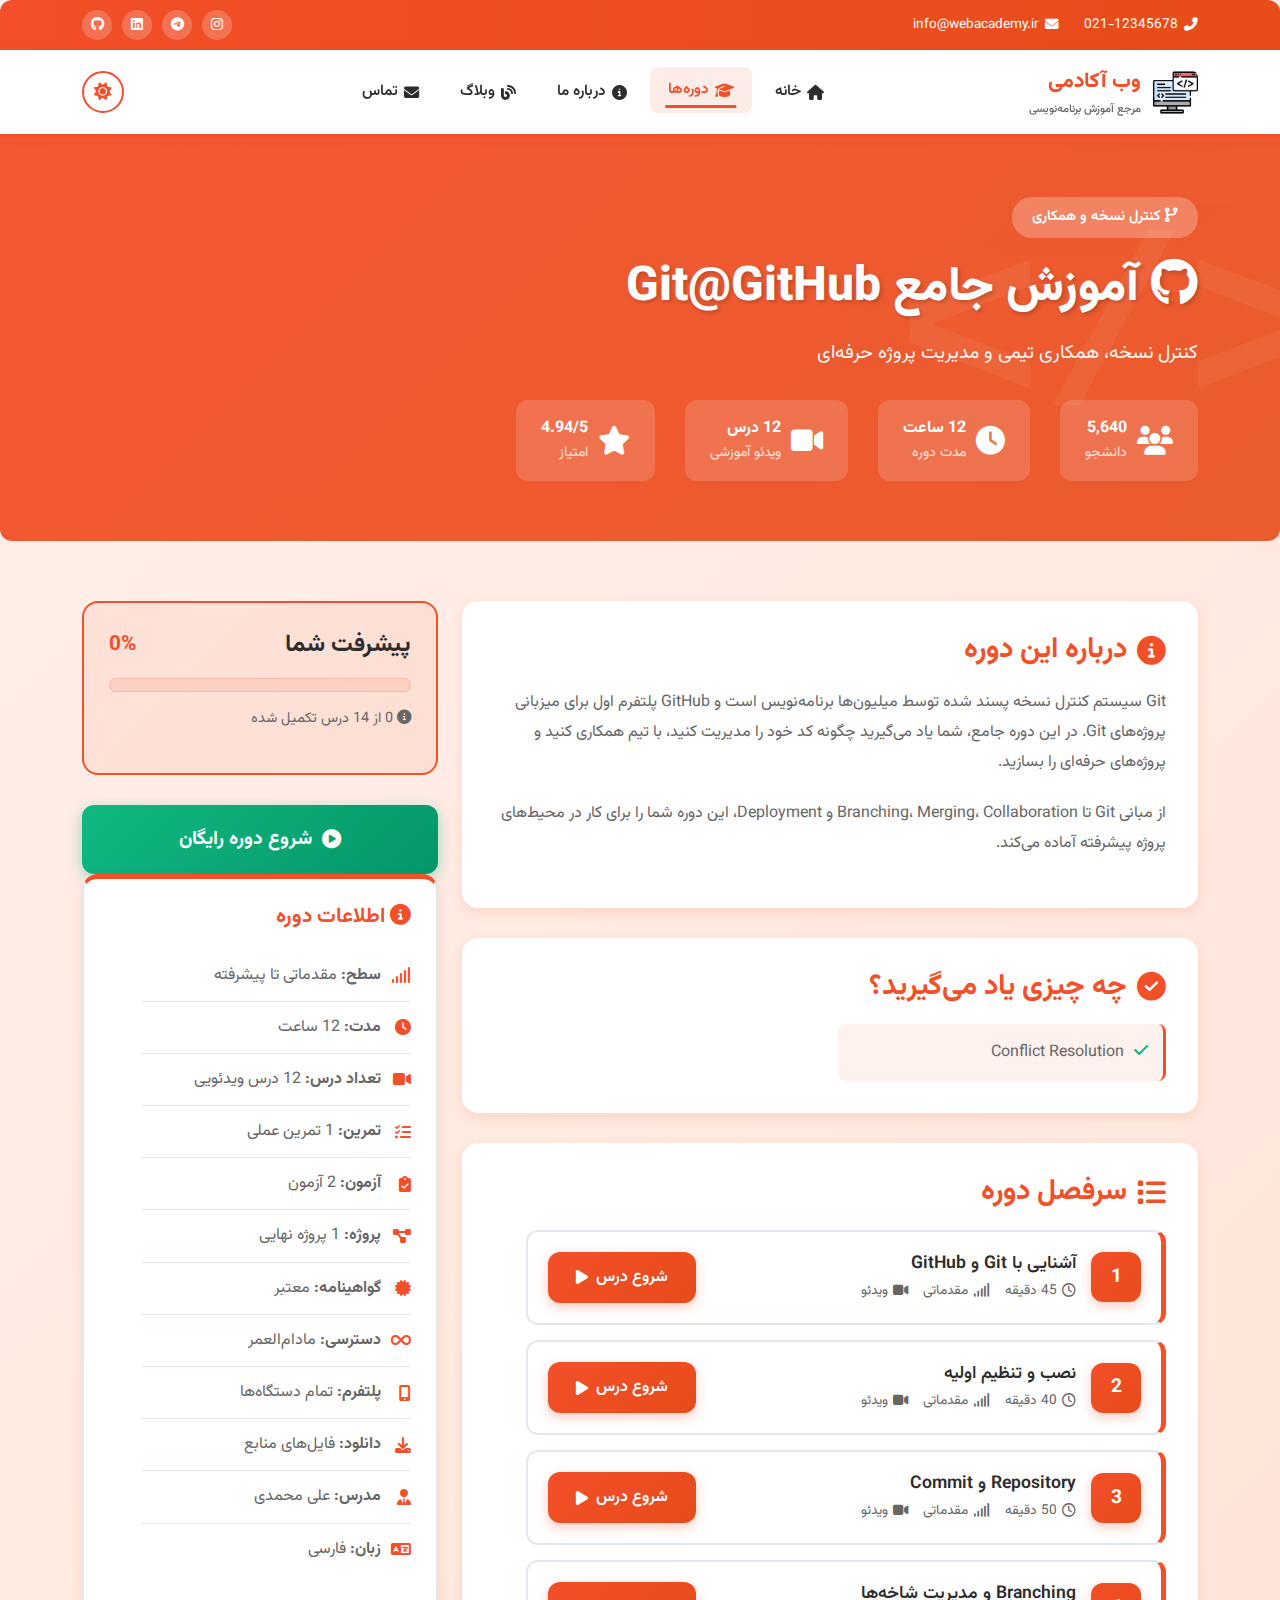
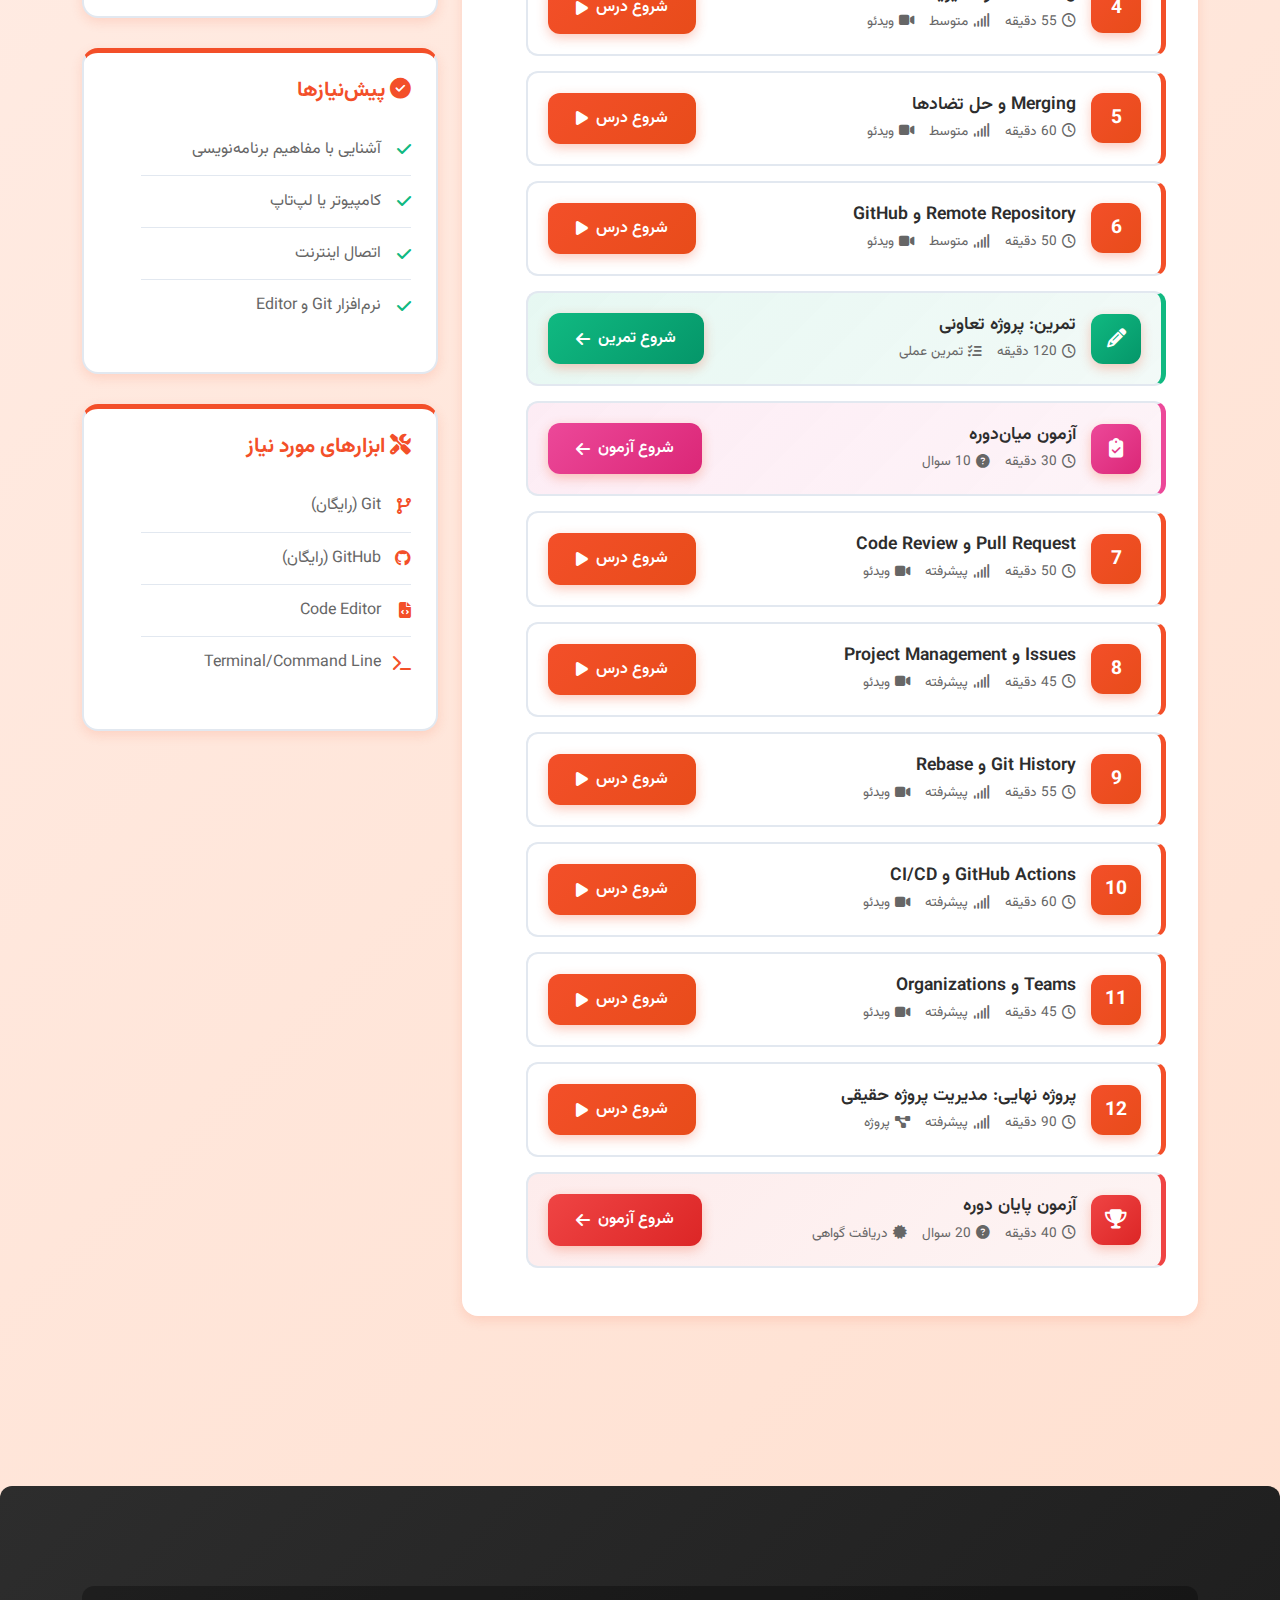
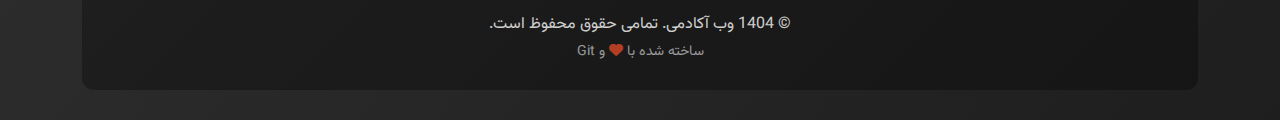
<file: course/git&github/index.html>
<!DOCTYPE html>
<html lang="fa" dir="rtl">
<head>
    <meta charset="UTF-8">
    <meta name="viewport" content="width=device-width, initial-scale=1.0">
    <meta name="description" content="آموزش کامل Git و GitHub از صفر تا صد - کنترل نسخه و همکاری تیمی">
    <title>دوره آموزش Git@GitHub - وب آکادمی</title>
    <link rel="shortcut icon" href="../../image/2274766.png" type="image/x-icon">
    
    <!-- Bootstrap 5 CSS -->
    <link href="https://cdn.jsdelivr.net/npm/bootstrap@5.3.3/dist/css/bootstrap.min.css" rel="stylesheet">
    
    <!-- فونت Vazirmatn -->
    <link href="https://fonts.googleapis.com/css2?family=Vazirmatn:wght@300;400;500;600;700;800&display=swap" rel="stylesheet">
    
    <!-- Font Awesome -->
    <link rel="stylesheet" href="https://cdnjs.cloudflare.com/ajax/libs/font-awesome/6.4.0/css/all.min.css">
    
    <style>
        :root {
            --primary-color: #f34f29;
            --secondary-color: #e84c1a;
            --accent-color: #264de4;
            --success-color: #10b981;
            --warning-color: #f59e0b;
            --danger-color: #ef4444;
            --dark-color: #1e1e1e;
            --light-color: #ffffff;
            --text-dark: #2d2d2d;
            --text-light: #666666;
            --border-color: #e2e8f0;
            --shadow-sm: 0 2px 8px rgba(243, 79, 41, 0.1);
            --shadow-md: 0 4px 12px rgba(243, 79, 41, 0.15);
            --shadow-lg: 0 10px 30px rgba(243, 79, 41, 0.2);
            --shadow-xl: 0 20px 40px rgba(243, 79, 41, 0.25);
            --transition: all 0.3s cubic-bezier(0.4, 0, 0.2, 1);
            --radius-sm: 8px;
            --radius-md: 12px;
            --radius-lg: 16px;
            --radius-xl: 20px;
        }

        * {
            margin: 0;
            padding: 0;
            box-sizing: border-box;
        }

        body {
            font-family: 'Vazirmatn', sans-serif;
            background: linear-gradient(135deg, #fff0eb 0%, #ffe0d0 100%);
            color: var(--text-dark);
            line-height: 1.7;
            overflow-x: hidden;
        }

        body.dark-mode {
            --light-color: #1a1a1a;
            --dark-color: #f8fafc;
            --text-dark: #f1f5f9;
            --text-light: #cbd5e1;
            --border-color: #3a3a3a;
            background: linear-gradient(135deg, #1a1a1a 0%, #2d2d2d 100%);
        }

        body.dark-mode .main-navbar,
        body.dark-mode .course-card,
        body.dark-mode .lesson-item,
        body.dark-mode .info-box {
            background: rgba(30, 30, 30, 0.95);
            border-color: #3a3a3a;
        }

        .top-info-bar {
            background: linear-gradient(90deg, var(--primary-color), var(--secondary-color));
            color: white;
            padding: 10px 0;
            font-size: 0.85rem;
            border-radius: 12px 12px 0px 0px;
        }

        .top-info-content {
            display: flex;
            justify-content: space-between;
            align-items: center;
        }

        .contact-info {
            display: flex;
            gap: 25px;
        }

        .contact-info span {
            display: flex;
            align-items: center;
            gap: 6px;
        }

        .social-links {
            display: flex;
            gap: 10px;
        }

        .social-links a {
            width: 30px;
            height: 30px;
            display: flex;
            align-items: center;
            justify-content: center;
            background: rgba(255, 255, 255, 0.2);
            border-radius: 50%;
            color: white;
            transition: var(--transition);
            text-decoration: none;
        }

        .social-links a:hover {
            background: rgba(255, 255, 255, 0.4);
            transform: translateY(-2px) rotate(10deg);
        }

        .main-navbar {
            background: rgba(255, 255, 255, 0.98);
            backdrop-filter: blur(10px);
            box-shadow: 0 2px 12px rgba(243, 79, 41, 0.1);
            padding: 15px 0;
            position: sticky;
            top: 0;
            z-index: 1000;
            transition: var(--transition);
            border-bottom: 3px solid var(--primary-color);
        }

        .navbar-content {
            display: flex;
            justify-content: space-between;
            align-items: center;
        }

        .logo {
            display: flex;
            align-items: center;
            gap: 12px;
            text-decoration: none;
            color: var(--text-dark);
        }

        .logo img {
            width: 45px;
            height: 45px;
            border-radius: var(--radius-sm);
            transition: var(--transition);
        }

        .logo:hover img {
            transform: scale(1.1) rotate(5deg);
        }

        .logo-text {
            display: flex;
            flex-direction: column;
        }

        .logo-main {
            font-size: 1.3rem;
            font-weight: 800;
            color: var(--primary-color);
        }

        .logo-sub {
            font-size: 0.7rem;
            color: var(--text-light);
            font-weight: 500;
        }

        .nav-menu {
            display: flex;
            list-style: none;
            gap: 5px;
            margin: 0;
        }

        .nav-menu li a {
            display: flex;
            align-items: center;
            gap: 6px;
            padding: 10px 18px;
            color: var(--text-dark);
            text-decoration: none;
            font-weight: 600;
            font-size: 0.95rem;
            border-radius: var(--radius-sm);
            transition: var(--transition);
            position: relative;
        }

        .nav-menu li a::after {
            content: '';
            position: absolute;
            bottom: 5px;
            left: 50%;
            transform: translateX(-50%);
            width: 0;
            height: 3px;
            background: var(--primary-color);
            transition: var(--transition);
        }

        .nav-menu li a:hover::after,
        .nav-menu li a.active::after {
            width: 70%;
        }

        .nav-menu li a:hover,
        .nav-menu li a.active {
            background: linear-gradient(135deg, rgba(243, 79, 41, 0.1), rgba(232, 76, 26, 0.1));
            color: var(--primary-color);
            transform: translateY(-2px);
        }

        .nav-actions {
            display: flex;
            align-items: center;
            gap: 10px;
        }

        .theme-toggle {
            width: 42px;
            height: 42px;
            border: 2px solid var(--primary-color);
            border-radius: 50%;
            background: var(--light-color);
            color: var(--primary-color);
            cursor: pointer;
            display: flex;
            align-items: center;
            justify-content: center;
            font-size: 1.1rem;
            transition: var(--transition);
        }

        .theme-toggle:hover {
            background: var(--primary-color);
            color: white;
            transform: rotate(20deg) scale(1.1);
        }

        .menu-toggle {
            display: none;
            flex-direction: column;
            gap: 5px;
            width: 42px;
            height: 42px;
            border: none;
            background: transparent;
            cursor: pointer;
            padding: 8px;
        }

        .menu-toggle span {
            width: 100%;
            height: 3px;
            background: var(--primary-color);
            border-radius: 2px;
            transition: var(--transition);
        }

        .course-header {
            background: linear-gradient(135deg, rgba(243, 79, 41, 0.95), rgba(232, 76, 26, 0.9));
            padding: 60px 0;
            color: white;
            border-radius: 0px 0px 12px 12px;
            position: relative;
            overflow: hidden;
        }

        .course-header::before {
            content: '</>';
            position: absolute;
            font-size: 15rem;
            font-weight: 900;
            opacity: 0.05;
            right: -50px;
            top: 50%;
            transform: translateY(-50%);
            font-family: monospace;
        }

        .course-badge {
            display: inline-block;
            background: rgba(255, 255, 255, 0.25);
            padding: 8px 20px;
            border-radius: var(--radius-xl);
            font-size: 0.9rem;
            font-weight: 600;
            margin-bottom: 20px;
            animation: pulse 2s infinite;
        }

        @keyframes pulse {
            0%, 100% { transform: scale(1); }
            50% { transform: scale(1.05); }
        }

        .course-header h1 {
            font-size: 3rem;
            font-weight: 800;
            margin-bottom: 20px;
            text-shadow: 2px 2px 4px rgba(0, 0, 0, 0.2);
        }

        .course-header p {
            font-size: 1.2rem;
            opacity: 0.95;
            margin-bottom: 30px;
        }

        .course-stats {
            display: flex;
            gap: 30px;
            flex-wrap: wrap;
        }

        .stat-item {
            display: flex;
            align-items: center;
            gap: 10px;
            background: rgba(255, 255, 255, 0.15);
            padding: 15px 25px;
            border-radius: var(--radius-md);
            transition: var(--transition);
            cursor: pointer;
        }

        .stat-item:hover {
            background: rgba(255, 255, 255, 0.25);
            transform: translateY(-5px);
        }

        .stat-item i {
            font-size: 1.8rem;
        }

        .course-content {
            padding: 60px 0;
        }

        .course-card {
            background: white;
            padding: 30px;
            border-radius: var(--radius-lg);
            box-shadow: var(--shadow-md);
            border: 2px solid transparent;
            margin-bottom: 30px;
            transition: var(--transition);
        }

        .course-card:hover {
            border-color: var(--primary-color);
            box-shadow: var(--shadow-lg);
        }

        .card-title {
            font-size: 1.8rem;
            font-weight: 700;
            margin-bottom: 20px;
            display: flex;
            align-items: center;
            gap: 10px;
            color: var(--primary-color);
        }

        .lessons-list {
            list-style: none;
        }

        .lesson-item {
            background: white;
            border: 2px solid var(--border-color);
            border-right: 5px solid var(--primary-color);
            border-radius: var(--radius-md);
            padding: 20px;
            margin-bottom: 15px;
            transition: var(--transition);
            display: flex;
            justify-content: space-between;
            align-items: center;
        }

        .lesson-item:hover {
            border-color: var(--primary-color);
            transform: translateX(5px);
            box-shadow: var(--shadow-md);
        }

        .lesson-info {
            display: flex;
            align-items: center;
            gap: 15px;
            flex: 1;
        }

        .lesson-number {
            width: 50px;
            height: 50px;
            background: linear-gradient(135deg, var(--primary-color), var(--secondary-color));
            border-radius: 12px;
            display: flex;
            align-items: center;
            justify-content: center;
            color: white;
            font-weight: 700;
            font-size: 1.2rem;
            box-shadow: 0 4px 12px rgba(243, 79, 41, 0.3);
        }

        .lesson-details h4 {
            font-size: 1.1rem;
            font-weight: 600;
            margin-bottom: 5px;
            color: var(--text-dark);
        }

        .lesson-meta {
            display: flex;
            gap: 15px;
            font-size: 0.85rem;
            color: var(--text-light);
        }

        .lesson-meta span {
            display: flex;
            align-items: center;
            gap: 5px;
        }

        .lesson-action {
            display: flex;
            align-items: center;
            gap: 10px;
        }

        .start-btn {
            background: linear-gradient(135deg, var(--primary-color), var(--secondary-color));
            color: white;
            padding: 12px 28px;
            border-radius: var(--radius-md);
            text-decoration: none;
            font-weight: 600;
            transition: var(--transition);
            display: flex;
            align-items: center;
            gap: 8px;
            box-shadow: 0 4px 12px rgba(243, 79, 41, 0.3);
        }

        .start-btn:hover {
            transform: translateY(-3px);
            box-shadow: var(--shadow-xl);
            color: white;
        }

        .info-box {
            background: white;
            padding: 25px;
            border-radius: var(--radius-lg);
            box-shadow: var(--shadow-md);
            border: 2px solid var(--border-color);
            border-top: 5px solid var(--primary-color);
            margin-bottom: 30px;
            transition: var(--transition);
        }

        .info-box:hover {
            border-color: var(--primary-color);
            transform: translateY(-5px);
            box-shadow: var(--shadow-lg);
        }

        .info-box h3 {
            font-size: 1.3rem;
            font-weight: 700;
            margin-bottom: 20px;
            color: var(--primary-color);
        }

        .info-list {
            list-style: none;
        }

        .info-list li {
            padding: 12px 0;
            border-bottom: 1px solid var(--border-color);
            display: flex;
            align-items: center;
            gap: 10px;
            color: var(--text-light);
            transition: var(--transition);
        }

        .info-list li:hover {
            color: var(--primary-color);
            transform: translateX(5px);
        }

        .info-list li:last-child {
            border-bottom: none;
        }

        .info-list i {
            color: var(--primary-color);
            width: 20px;
        }

        .start-course-btn {
            width: 100%;
            background: linear-gradient(135deg, var(--success-color), #059669);
            color: white;
            padding: 18px;
            border: none;
            border-radius: var(--radius-md);
            font-size: 1.2rem;
            font-weight: 700;
            cursor: pointer;
            transition: var(--transition);
            display: flex;
            align-items: center;
            justify-content: center;
            gap: 10px;
            box-shadow: 0 4px 15px rgba(16, 185, 129, 0.4);
        }

        .start-course-btn:hover {
            transform: translateY(-3px) scale(1.02);
            box-shadow: 0 8px 25px rgba(16, 185, 129, 0.5);
        }

        .progress-box {
            background: linear-gradient(135deg, rgba(243, 79, 41, 0.08), rgba(232, 76, 26, 0.08));
            border: 2px solid var(--primary-color);
            padding: 25px;
            border-radius: var(--radius-lg);
            margin-bottom: 30px;
        }

        .progress-header {
            display: flex;
            justify-content: space-between;
            align-items: center;
            margin-bottom: 15px;
        }

        .progress-bar-container {
            height: 14px;
            background: rgba(243, 79, 41, 0.1);
            border-radius: 10px;
            overflow: hidden;
            position: relative;
            border: 1px solid rgba(243, 79, 41, 0.2);
        }

        .progress-bar-fill {
            height: 100%;
            background: linear-gradient(90deg, var(--primary-color), var(--secondary-color));
            border-radius: 10px;
            transition: width 0.5s ease;
            box-shadow: 0 0 10px rgba(243, 79, 41, 0.5);
        }

        .main-footer {
            background: linear-gradient(135deg, #2d2d2d, #1e1e1e);
            color: white;
            padding: 60px 0 30px;
            margin-top: 80px;
            border-radius: 12px 12px 0px 0px;
        }

        .footer-bottom {
            background: rgba(0, 0, 0, 0.3);
            padding: 25px 0;
            margin-top: 40px;
            text-align: center;
            border-radius: 12px;
        }

        .copyright-text {
            margin: 0;
            color: rgba(255, 255, 255, 0.8);
        }

        .scroll-to-top {
            position: fixed;
            bottom: 30px;
            left: 30px;
            width: 50px;
            height: 50px;
            background: linear-gradient(135deg, var(--primary-color), var(--secondary-color));
            color: white;
            border: none;
            border-radius: 50%;
            font-size: 1.2rem;
            cursor: pointer;
            z-index: 1000;
            opacity: 0;
            visibility: hidden;
            transition: var(--transition);
            box-shadow: var(--shadow-lg);
        }

        .scroll-to-top.visible {
            opacity: 1;
            visibility: visible;
        }

        .scroll-to-top:hover {
            transform: translateY(-5px);
        }

        @media (max-width: 991px) {
            .top-info-bar { display: none; }
            
            .nav-menu {
                position: fixed;
                top: 75px;
                right: -100%;
                width: 280px;
                height: calc(100vh - 75px);
                background: white;
                flex-direction: column;
                padding: 20px;
                box-shadow: var(--shadow-xl);
                transition: var(--transition);
                overflow-y: auto;
            }

            body.dark-mode .nav-menu {
                background: #1a1a1a;
            }

            .nav-menu.active { right: 0; }
            .menu-toggle { display: flex; }
            .course-header h1 { font-size: 2rem; }
            .course-stats { justify-content: center; }
        }

        @media (max-width: 768px) {
            .logo-text { display: none; }
            .lesson-item { flex-direction: column; gap: 15px; }
            .lesson-action { width: 100%; justify-content: space-between; }
        }
    </style>
</head>
<body>
    <!-- نوار بالا -->
    <div class="top-info-bar">
        <div class="container">
            <div class="top-info-content">
                <div class="contact-info">
                    <span><i class="fas fa-phone-alt"></i> 021-12345678</span>
                    <span><i class="fas fa-envelope"></i> info@webacademy.ir</span>
                </div>
                <div class="social-links">
                    <a href="#"><i class="fab fa-instagram"></i></a>
                    <a href="#"><i class="fab fa-telegram"></i></a>
                    <a href="#"><i class="fab fa-linkedin"></i></a>
                    <a href="#"><i class="fab fa-github"></i></a>
                </div>
            </div>
        </div>
    </div>

    <!-- نوار ناوبری -->
    <nav class="main-navbar">
        <div class="container">
            <div class="navbar-content">
                <a href="../../index.html" class="logo">
                    <img src="../../image/2274766.png" alt="لوگو">
                    <span class="logo-text">
                        <span class="logo-main">وب آکادمی</span>
                        <span class="logo-sub">مرجع آموزش برنامه‌نویسی</span>
                    </span>
                </a>

                <ul class="nav-menu" id="navMenu">
                    <li><a href="../../index.html"><i class="fas fa-home"></i> خانه</a></li>
                    <li><a href="../../courses_page.html" class="active"><i class="fas fa-graduation-cap"></i> دوره‌ها</a></li>
                    <li><a href="../../about_page.html"><i class="fas fa-info-circle"></i> درباره ما</a></li>
                    <li><a href="../../blog_page.html"><i class="fas fa-blog"></i> وبلاگ</a></li>
                    <li><a href="../../contact_page.html"><i class="fas fa-envelope"></i> تماس</a></li>
                </ul>

                <div class="nav-actions">
                    <button class="theme-toggle" id="themeToggle">
                        <i class="fas fa-sun"></i>
                    </button>
                    <button class="menu-toggle" id="menuToggle">
                        <span></span>
                        <span></span>
                        <span></span>
                    </button>
                </div>
            </div>
        </div>
    </nav>

    <!-- هدر دوره -->
    <header class="course-header">
        <div class="container">
            <div class="course-badge">
                <i class="fas fa-code-branch"></i> کنترل نسخه و همکاری
            </div>
            <h1><i class="fab fa-github"></i> آموزش جامع Git@GitHub</h1>
            <p>کنترل نسخه، همکاری تیمی و مدیریت پروژه حرفه‌ای</p>
            
            <div class="course-stats">
                <div class="stat-item">
                    <i class="fas fa-users"></i>
                    <div>
                        <strong>5,640</strong>
                        <small style="display: block; opacity: 0.8;">دانشجو</small>
                    </div>
                </div>
                <div class="stat-item">
                    <i class="fas fa-clock"></i>
                    <div>
                        <strong>12 ساعت</strong>
                        <small style="display: block; opacity: 0.8;">مدت دوره</small>
                    </div>
                </div>
                <div class="stat-item">
                    <i class="fas fa-video"></i>
                    <div>
                        <strong>12 درس</strong>
                        <small style="display: block; opacity: 0.8;">ویدئو آموزشی</small>
                    </div>
                </div>
                <div class="stat-item">
                    <i class="fas fa-star"></i>
                    <div>
                        <strong>4.94/5</strong>
                        <small style="display: block; opacity: 0.8;">امتیاز</small>
                    </div>
                </div>
            </div>
        </div>
    </header>

    <!-- محتوای دوره -->
    <section class="course-content">
        <div class="container">
            <div class="row">
                <!-- محتوای اصلی -->
                <div class="col-lg-8">
                    <!-- درباره دوره -->
                    <div class="course-card">
                        <h2 class="card-title">
                            <i class="fas fa-info-circle"></i>
                            درباره این دوره
                        </h2>
                        <p style="color: var(--text-light); line-height: 1.9; margin-bottom: 20px;">
                            Git سیستم کنترل نسخه پسند شده توسط میلیون‌ها برنامه‌نویس است و GitHub پلتفرم اول برای میزبانی پروژه‌های Git. در این دوره جامع، شما یاد می‌گیرید چگونه کد خود را مدیریت کنید، با تیم همکاری کنید و پروژه‌های حرفه‌ای را بسازید.
                        </p>
                        <p style="color: var(--text-light); line-height: 1.9;">
                            از مبانی Git تا Branching، Merging، Collaboration و Deployment، این دوره شما را برای کار در محیط‌های پروژه پیشرفته آماده می‌کند.
                        </p>
                    </div>

                    <!-- چه چیزی یاد می‌گیرید -->
                    <div class="course-card">
                        <h2 class="card-title">
                            <i class="fas fa-check-circle"></i>
                            چه چیزی یاد می‌گیرید؟
                        </h2>
                        <div class="row g-3">
                            <div class="col-md-6">
                                <div style="display: flex; align-items: start; gap: 10px; padding: 15px; background: rgba(243, 79, 41, 0.08); border-radius: 8px; border-right: 3px solid var(--primary-color);">
                                    <i class="fas fa-check" style="color: var(--success-color); margin-top: 3px;"></i>
                                    <span style="color: var(--text-light);">Conflict Resolution</span>
                                </div>
                            </div>
                        </div>
                    </div>

                    <!-- سرفصل دوره -->
                    <div class="course-card">
                        <h2 class="card-title">
                            <i class="fas fa-list"></i>
                            سرفصل دوره
                        </h2>
                        
                        <ul class="lessons-list">
                            <li class="lesson-item">
                                <div class="lesson-info">
                                    <div class="lesson-number">1</div>
                                    <div class="lesson-details">
                                        <h4>آشنایی با Git و GitHub</h4>
                                        <div class="lesson-meta">
                                            <span><i class="far fa-clock"></i> 45 دقیقه</span>
                                            <span><i class="fas fa-signal"></i> مقدماتی</span>
                                            <span><i class="fas fa-video"></i> ویدئو</span>
                                        </div>
                                    </div>
                                </div>
                                <div class="lesson-action">
                                    <a href="./lesson-01.html" class="start-btn">شروع درس <i class="fas fa-play"></i></a>
                                </div>
                            </li>

                            <li class="lesson-item">
                                <div class="lesson-info">
                                    <div class="lesson-number">2</div>
                                    <div class="lesson-details">
                                        <h4>نصب و تنظیم اولیه</h4>
                                        <div class="lesson-meta">
                                            <span><i class="far fa-clock"></i> 40 دقیقه</span>
                                            <span><i class="fas fa-signal"></i> مقدماتی</span>
                                            <span><i class="fas fa-video"></i> ویدئو</span>
                                        </div>
                                    </div>
                                </div>
                                <div class="lesson-action">
                                    <a href="./lesson-02.html" class="start-btn">شروع درس <i class="fas fa-play"></i></a>
                                </div>
                            </li>

                            <li class="lesson-item">
                                <div class="lesson-info">
                                    <div class="lesson-number">3</div>
                                    <div class="lesson-details">
                                        <h4>Repository و Commit</h4>
                                        <div class="lesson-meta">
                                            <span><i class="far fa-clock"></i> 50 دقیقه</span>
                                            <span><i class="fas fa-signal"></i> مقدماتی</span>
                                            <span><i class="fas fa-video"></i> ویدئو</span>
                                        </div>
                                    </div>
                                </div>
                                <div class="lesson-action">
                                    <a href="./lesson-03.html" class="start-btn">شروع درس <i class="fas fa-play"></i></a>
                                </div>
                            </li>

                            <li class="lesson-item">
                                <div class="lesson-info">
                                    <div class="lesson-number">4</div>
                                    <div class="lesson-details">
                                        <h4>Branching و مدیریت شاخه‌ها</h4>
                                        <div class="lesson-meta">
                                            <span><i class="far fa-clock"></i> 55 دقیقه</span>
                                            <span><i class="fas fa-signal"></i> متوسط</span>
                                            <span><i class="fas fa-video"></i> ویدئو</span>
                                        </div>
                                    </div>
                                </div>
                                <div class="lesson-action">
                                    <a href="./lesson-04.html" class="start-btn">شروع درس <i class="fas fa-play"></i></a>
                                </div>
                            </li>

                            <li class="lesson-item">
                                <div class="lesson-info">
                                    <div class="lesson-number">5</div>
                                    <div class="lesson-details">
                                        <h4>Merging و حل تضادها</h4>
                                        <div class="lesson-meta">
                                            <span><i class="far fa-clock"></i> 60 دقیقه</span>
                                            <span><i class="fas fa-signal"></i> متوسط</span>
                                            <span><i class="fas fa-video"></i> ویدئو</span>
                                        </div>
                                    </div>
                                </div>
                                <div class="lesson-action">
                                    <a href="./lesson-05.html" class="start-btn">شروع درس <i class="fas fa-play"></i></a>
                                </div>
                            </li>

                            <li class="lesson-item">
                                <div class="lesson-info">
                                    <div class="lesson-number">6</div>
                                    <div class="lesson-details">
                                        <h4>Remote Repository و GitHub</h4>
                                        <div class="lesson-meta">
                                            <span><i class="far fa-clock"></i> 50 دقیقه</span>
                                            <span><i class="fas fa-signal"></i> متوسط</span>
                                            <span><i class="fas fa-video"></i> ویدئو</span>
                                        </div>
                                    </div>
                                </div>
                                <div class="lesson-action">
                                    <a href="./lesson-06.html" class="start-btn">شروع درس <i class="fas fa-play"></i></a>
                                </div>
                            </li>

                            <li class="lesson-item" style="background: linear-gradient(135deg, rgba(16, 185, 129, 0.1), rgba(5, 150, 105, 0.05)); border-right: 5px solid #10b981;">
                                <div class="lesson-info">
                                    <div class="lesson-number" style="background: linear-gradient(135deg, #10b981, #059669);">
                                        <i class="fas fa-pencil-alt"></i>
                                    </div>
                                    <div class="lesson-details">
                                        <h4>تمرین: پروژه تعاونی</h4>
                                        <div class="lesson-meta">
                                            <span><i class="far fa-clock"></i> 120 دقیقه</span>
                                            <span><i class="fas fa-tasks"></i> تمرین عملی</span>
                                        </div>
                                    </div>
                                </div>
                                <div class="lesson-action">
                                    <a href="./train.html" class="start-btn" style="background: linear-gradient(135deg, #10b981, #059669);">شروع تمرین <i class="fas fa-arrow-left"></i></a>
                                </div>
                            </li>

                            <li class="lesson-item" style="background: linear-gradient(135deg, rgba(236, 72, 153, 0.1), rgba(219, 39, 119, 0.05)); border-right: 5px solid #ec4899;">
                                <div class="lesson-info">
                                    <div class="lesson-number" style="background: linear-gradient(135deg, #ec4899, #db2777);">
                                        <i class="fas fa-clipboard-check"></i>
                                    </div>
                                    <div class="lesson-details">
                                        <h4>آزمون میان‌دوره</h4>
                                        <div class="lesson-meta">
                                            <span><i class="far fa-clock"></i> 30 دقیقه</span>
                                            <span><i class="fas fa-question-circle"></i> 10 سوال</span>
                                        </div>
                                    </div>
                                </div>
                                <div class="lesson-action">
                                    <a href="./mid-quiz.html" class="start-btn" style="background: linear-gradient(135deg, #ec4899, #db2777);">شروع آزمون <i class="fas fa-arrow-left"></i></a>
                                </div>
                            </li>

                            <li class="lesson-item">
                                <div class="lesson-info">
                                    <div class="lesson-number">7</div>
                                    <div class="lesson-details">
                                        <h4>Pull Request و Code Review</h4>
                                        <div class="lesson-meta">
                                            <span><i class="far fa-clock"></i> 50 دقیقه</span>
                                            <span><i class="fas fa-signal"></i> پیشرفته</span>
                                            <span><i class="fas fa-video"></i> ویدئو</span>
                                        </div>
                                    </div>
                                </div>
                                <div class="lesson-action">
                                    <a href="./lesson-07.html" class="start-btn">شروع درس <i class="fas fa-play"></i></a>
                                </div>
                            </li>

                            <li class="lesson-item">
                                <div class="lesson-info">
                                    <div class="lesson-number">8</div>
                                    <div class="lesson-details">
                                        <h4>Issues و Project Management</h4>
                                        <div class="lesson-meta">
                                            <span><i class="far fa-clock"></i> 45 دقیقه</span>
                                            <span><i class="fas fa-signal"></i> پیشرفته</span>
                                            <span><i class="fas fa-video"></i> ویدئو</span>
                                        </div>
                                    </div>
                                </div>
                                <div class="lesson-action">
                                    <a href="./lesson-08.html" class="start-btn">شروع درس <i class="fas fa-play"></i></a>
                                </div>
                            </li>

                            <li class="lesson-item">
                                <div class="lesson-info">
                                    <div class="lesson-number">9</div>
                                    <div class="lesson-details">
                                        <h4>Git History و Rebase</h4>
                                        <div class="lesson-meta">
                                            <span><i class="far fa-clock"></i> 55 دقیقه</span>
                                            <span><i class="fas fa-signal"></i> پیشرفته</span>
                                            <span><i class="fas fa-video"></i> ویدئو</span>
                                        </div>
                                    </div>
                                </div>
                                <div class="lesson-action">
                                    <a href="./lesson-09.html" class="start-btn">شروع درس <i class="fas fa-play"></i></a>
                                </div>
                            </li>

                            <li class="lesson-item">
                                <div class="lesson-info">
                                    <div class="lesson-number">10</div>
                                    <div class="lesson-details">
                                        <h4>GitHub Actions و CI/CD</h4>
                                        <div class="lesson-meta">
                                            <span><i class="far fa-clock"></i> 60 دقیقه</span>
                                            <span><i class="fas fa-signal"></i> پیشرفته</span>
                                            <span><i class="fas fa-video"></i> ویدئو</span>
                                        </div>
                                    </div>
                                </div>
                                <div class="lesson-action">
                                    <a href="./lesson-10.html" class="start-btn">شروع درس <i class="fas fa-play"></i></a>
                                </div>
                            </li>

                            <li class="lesson-item">
                                <div class="lesson-info">
                                    <div class="lesson-number">11</div>
                                    <div class="lesson-details">
                                        <h4>Teams و Organizations</h4>
                                        <div class="lesson-meta">
                                            <span><i class="far fa-clock"></i> 45 دقیقه</span>
                                            <span><i class="fas fa-signal"></i> پیشرفته</span>
                                            <span><i class="fas fa-video"></i> ویدئو</span>
                                        </div>
                                    </div>
                                </div>
                                <div class="lesson-action">
                                    <a href="./lesson-11.html" class="start-btn">شروع درس <i class="fas fa-play"></i></a>
                                </div>
                            </li>

                            <li class="lesson-item">
                                <div class="lesson-info">
                                    <div class="lesson-number">12</div>
                                    <div class="lesson-details">
                                        <h4>پروژه نهایی: مدیریت پروژه حقیقی</h4>
                                        <div class="lesson-meta">
                                            <span><i class="far fa-clock"></i> 90 دقیقه</span>
                                            <span><i class="fas fa-signal"></i> پیشرفته</span>
                                            <span><i class="fas fa-project-diagram"></i> پروژه</span>
                                        </div>
                                    </div>
                                </div>
                                <div class="lesson-action">
                                    <a href="./lesson-12.html" class="start-btn">شروع درس <i class="fas fa-play"></i></a>
                                </div>
                            </li>

                            <li class="lesson-item" style="background: linear-gradient(135deg, rgba(239, 68, 68, 0.1), rgba(220, 38, 38, 0.05)); border-right: 5px solid #ef4444;">
                                <div class="lesson-info">
                                    <div class="lesson-number" style="background: linear-gradient(135deg, #ef4444, #dc2626);">
                                        <i class="fas fa-trophy"></i>
                                    </div>
                                    <div class="lesson-details">
                                        <h4>آزمون پایان دوره</h4>
                                        <div class="lesson-meta">
                                            <span><i class="far fa-clock"></i> 40 دقیقه</span>
                                            <span><i class="fas fa-question-circle"></i> 20 سوال</span>
                                            <span><i class="fas fa-certificate"></i> دریافت گواهی</span>
                                        </div>
                                    </div>
                                </div>
                                <div class="lesson-action">
                                    <a href="./final-quiz.html" class="start-btn" style="background: linear-gradient(135deg, #ef4444, #dc2626);">شروع آزمون <i class="fas fa-arrow-left"></i></a>
                                </div>
                            </li>
                        </ul>
                    </div>
                </div>

                <!-- سایدبار -->
                <div class="col-lg-4">
                    <!-- پیشرفت دوره -->
                    <div class="progress-box">
                        <div class="progress-header">
                            <h4 style="margin: 0; color: var(--text-dark); font-weight: 700;">پیشرفت شما</h4>
                            <strong style="color: var(--primary-color); font-size: 1.3rem;">0%</strong>
                        </div>
                        <div class="progress-bar-container">
                            <div class="progress-bar-fill" style="width: 0%" id="progressBar"></div>
                        </div>
                        <p style="margin-top: 15px; color: var(--text-light); font-size: 0.9rem;">
                            <i class="fas fa-info-circle"></i> 0 از 14 درس تکمیل شده
                        </p>
                    </div>

                    <!-- دکمه شروع -->
                    <button class="start-course-btn" onclick="window.location.href='./lesson-01.html'">
                        <i class="fas fa-play-circle"></i>
                        شروع دوره رایگان
                    </button>

                    <!-- اطلاعات دوره -->
                    <div class="info-box">
                        <h3><i class="fas fa-info-circle"></i> اطلاعات دوره</h3>
                        <ul class="info-list">
                            <li><i class="fas fa-signal"></i><span><strong>سطح:</strong> مقدماتی تا پیشرفته</span></li>
                            <li><i class="fas fa-clock"></i><span><strong>مدت:</strong> 12 ساعت</span></li>
                            <li><i class="fas fa-video"></i><span><strong>تعداد درس:</strong> 12 درس ویدئویی</span></li>
                            <li><i class="fas fa-tasks"></i><span><strong>تمرین:</strong> 1 تمرین عملی</span></li>
                            <li><i class="fas fa-clipboard-check"></i><span><strong>آزمون:</strong> 2 آزمون</span></li>
                            <li><i class="fas fa-project-diagram"></i><span><strong>پروژه:</strong> 1 پروژه نهایی</span></li>
                            <li><i class="fas fa-certificate"></i><span><strong>گواهینامه:</strong> معتبر</span></li>
                            <li><i class="fas fa-infinity"></i><span><strong>دسترسی:</strong> مادام‌العمر</span></li>
                            <li><i class="fas fa-mobile-alt"></i><span><strong>پلتفرم:</strong> تمام دستگاه‌ها</span></li>
                            <li><i class="fas fa-download"></i><span><strong>دانلود:</strong> فایل‌های منابع</span></li>
                            <li><i class="fas fa-user-tie"></i><span><strong>مدرس:</strong> علی محمدی</span></li>
                            <li><i class="fas fa-language"></i><span><strong>زبان:</strong> فارسی</span></li>
                        </ul>
                    </div>

                    <!-- پیش‌نیازها -->
                    <div class="info-box">
                        <h3><i class="fas fa-check-circle"></i> پیش‌نیازها</h3>
                        <ul class="info-list">
                            <li><i class="fas fa-check" style="color: var(--success-color);"></i><span>آشنایی با مفاهیم برنامه‌نویسی</span></li>
                            <li><i class="fas fa-check" style="color: var(--success-color);"></i><span>کامپیوتر یا لپ‌تاپ</span></li>
                            <li><i class="fas fa-check" style="color: var(--success-color);"></i><span>اتصال اینترنت</span></li>
                            <li><i class="fas fa-check" style="color: var(--success-color);"></i><span>نرم‌افزار Git و Editor</span></li>
                        </ul>
                    </div>

                    <!-- ابزارهای مورد نیاز -->
                    <div class="info-box">
                        <h3><i class="fas fa-tools"></i> ابزارهای مورد نیاز</h3>
                        <ul class="info-list">
                            <li><i class="fas fa-code-branch"></i><span>Git (رایگان)</span></li>
                            <li><i class="fab fa-github"></i><span>GitHub (رایگان)</span></li>
                            <li><i class="fas fa-file-code"></i><span>Code Editor</span></li>
                            <li><i class="fas fa-terminal"></i><span>Terminal/Command Line</span></li>
                        </ul>
                    </div>
                </div>
            </div>
        </div>
    </section>

    <!-- فوتر -->
    <footer class="main-footer">
        <div class="container">
            <div class="footer-bottom">
                <p class="copyright-text">
                    © 1404 وب آکادمی. تمامی حقوق محفوظ است.
                    <br>
                    <small style="opacity: 0.7;">ساخته شده با <i class="fas fa-heart" style="color: #f34f29;"></i> و Git</small>
                </p>
            </div>
        </div>
    </footer>

    <!-- دکمه بازگشت به بالا -->
    <button class="scroll-to-top" id="scrollToTop"><i class="fas fa-arrow-up"></i></button>

    <script src="https://cdn.jsdelivr.net/npm/bootstrap@5.3.3/dist/js/bootstrap.bundle.min.js"></script>
    <script>
        const themeToggle = document.getElementById('themeToggle');
        const body = document.body;
        const themeIcon = themeToggle.querySelector('i');

        const savedTheme = localStorage.getItem('theme');
        if (savedTheme === 'dark') {
            body.classList.add('dark-mode');
            themeIcon.classList.remove('fa-sun');
            themeIcon.classList.add('fa-moon');
        }

        themeToggle.addEventListener('click', () => {
            body.classList.toggle('dark-mode');
            if (body.classList.contains('dark-mode')) {
                themeIcon.classList.remove('fa-sun');
                themeIcon.classList.add('fa-moon');
                localStorage.setItem('theme', 'dark');
            } else {
                themeIcon.classList.remove('fa-moon');
                themeIcon.classList.add('fa-sun');
                localStorage.setItem('theme', 'light');
            }
        });

        const menuToggle = document.getElementById('menuToggle');
        const navMenu = document.getElementById('navMenu');

        menuToggle.addEventListener('click', () => {
            menuToggle.classList.toggle('active');
            navMenu.classList.toggle('active');
        });

        navMenu.querySelectorAll('a').forEach(link => {
            link.addEventListener('click', () => {
                navMenu.classList.remove('active');
                menuToggle.classList.remove('active');
            });
        });

        const scrollToTopBtn = document.getElementById('scrollToTop');
        window.addEventListener('scroll', () => {
            if (window.pageYOffset > 500) {
                scrollToTopBtn.classList.add('visible');
            } else {
                scrollToTopBtn.classList.remove('visible');
            }
        });

        scrollToTopBtn.addEventListener('click', () => {
            window.scrollTo({ top: 0, behavior: 'smooth' });
        });

        function updateProgress() {
            const completed = localStorage.getItem('git_course_progress') || 0;
            const total = 14;
            const percentage = (completed / total) * 100;
            document.getElementById('progressBar').style.width = percentage + '%';
            
            const progressText = document.querySelector('.progress-box p');
            progressText.innerHTML = `<i class="fas fa-info-circle"></i> ${completed} از ${total} درس تکمیل شده`;
            
            const percentageText = document.querySelector('.progress-header strong');
            percentageText.textContent = Math.round(percentage) + '%';
        }

        updateProgress();

        const stats = document.querySelectorAll('.stat-item strong');
        stats.forEach(stat => {
            stat.addEventListener('mouseenter', () => {
                stat.style.transform = 'scale(1.2)';
                stat.style.transition = 'transform 0.3s ease';
            });
            stat.addEventListener('mouseleave', () => {
                stat.style.transform = 'scale(1)';
            });
        });

        const lessonItems = document.querySelectorAll('.lesson-item');
        lessonItems.forEach(item => {
            item.addEventListener('mouseenter', function() {
                this.style.transform = 'translateX(10px)';
            });
            item.addEventListener('mouseleave', function() {
                this.style.transform = 'translateX(0)';
            });
        });

        const infoItems = document.querySelectorAll('.info-list li');
        infoItems.forEach(item => {
            item.addEventListener('click', function() {
                this.style.background = 'rgba(243, 79, 41, 0.08)';
                setTimeout(() => {
                    this.style.background = 'transparent';
                }, 300);
            });
        });
    </script>
</body>
</html>
</file>
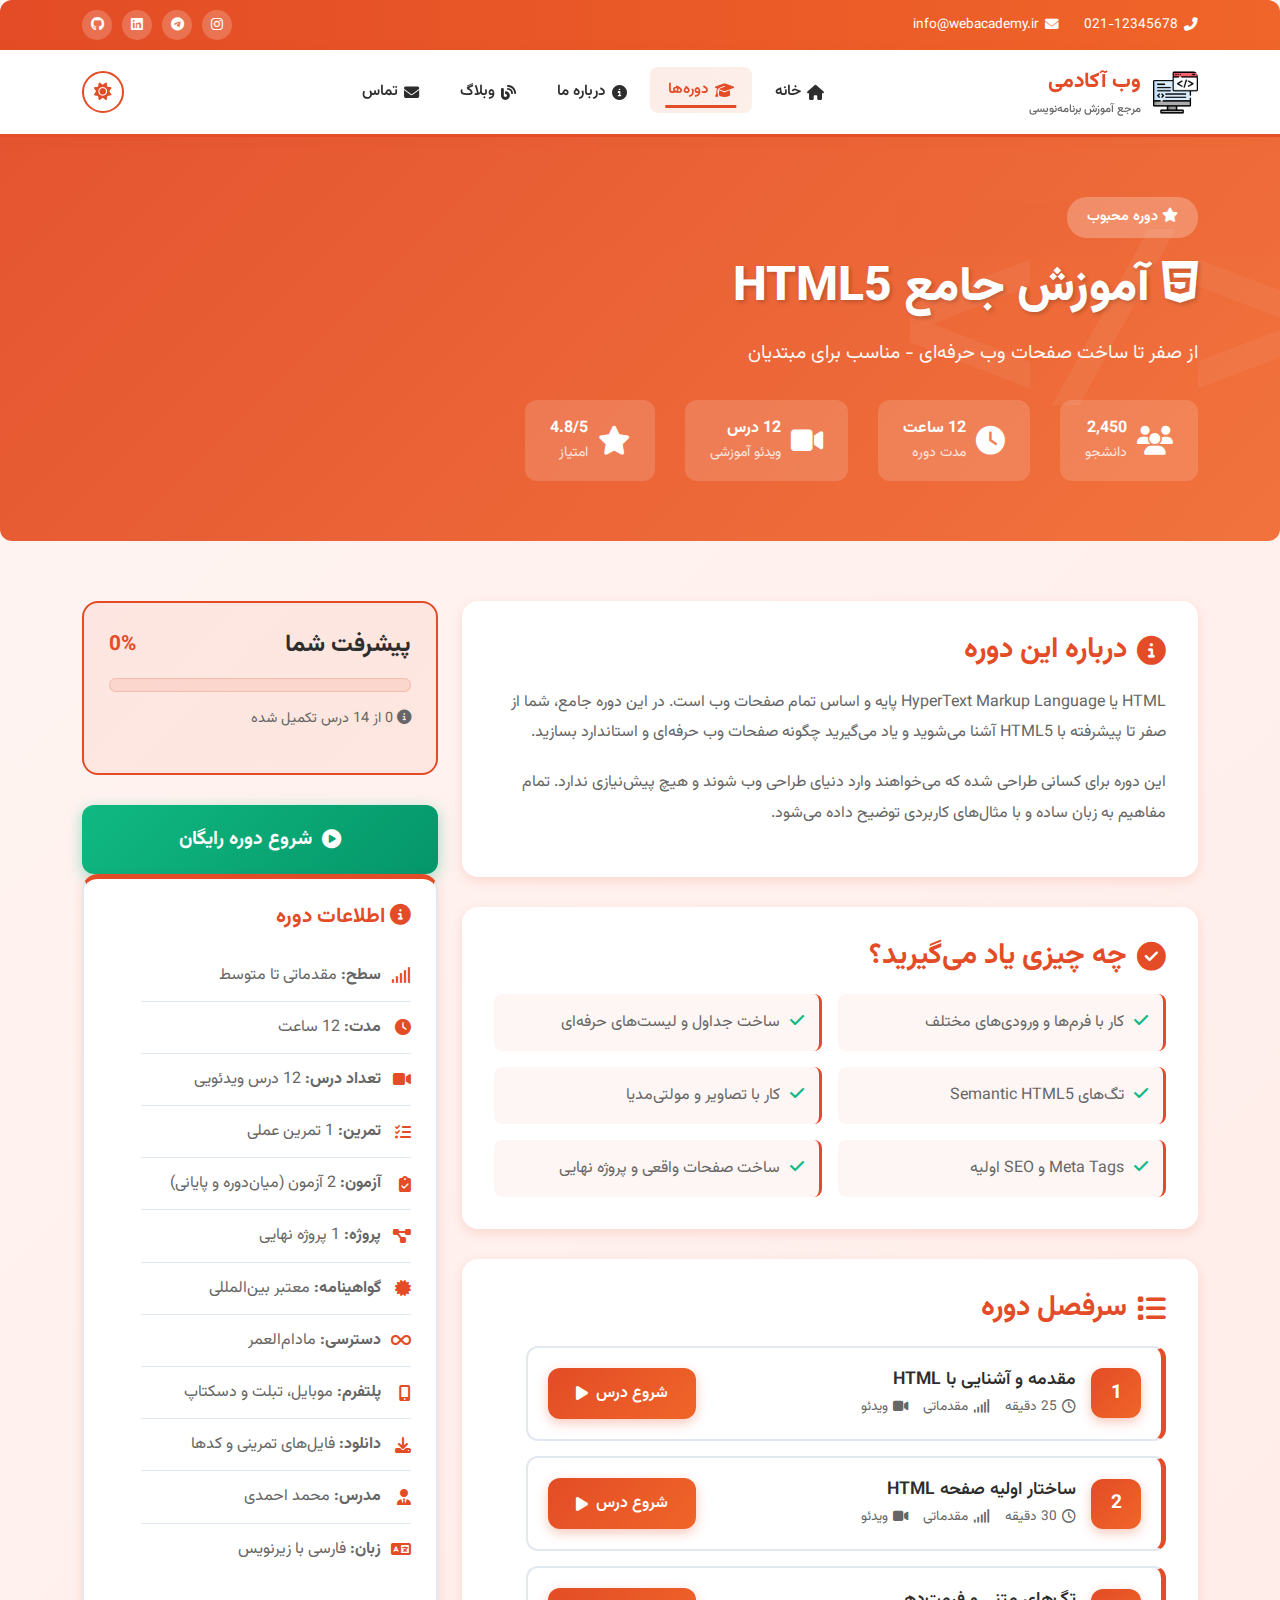
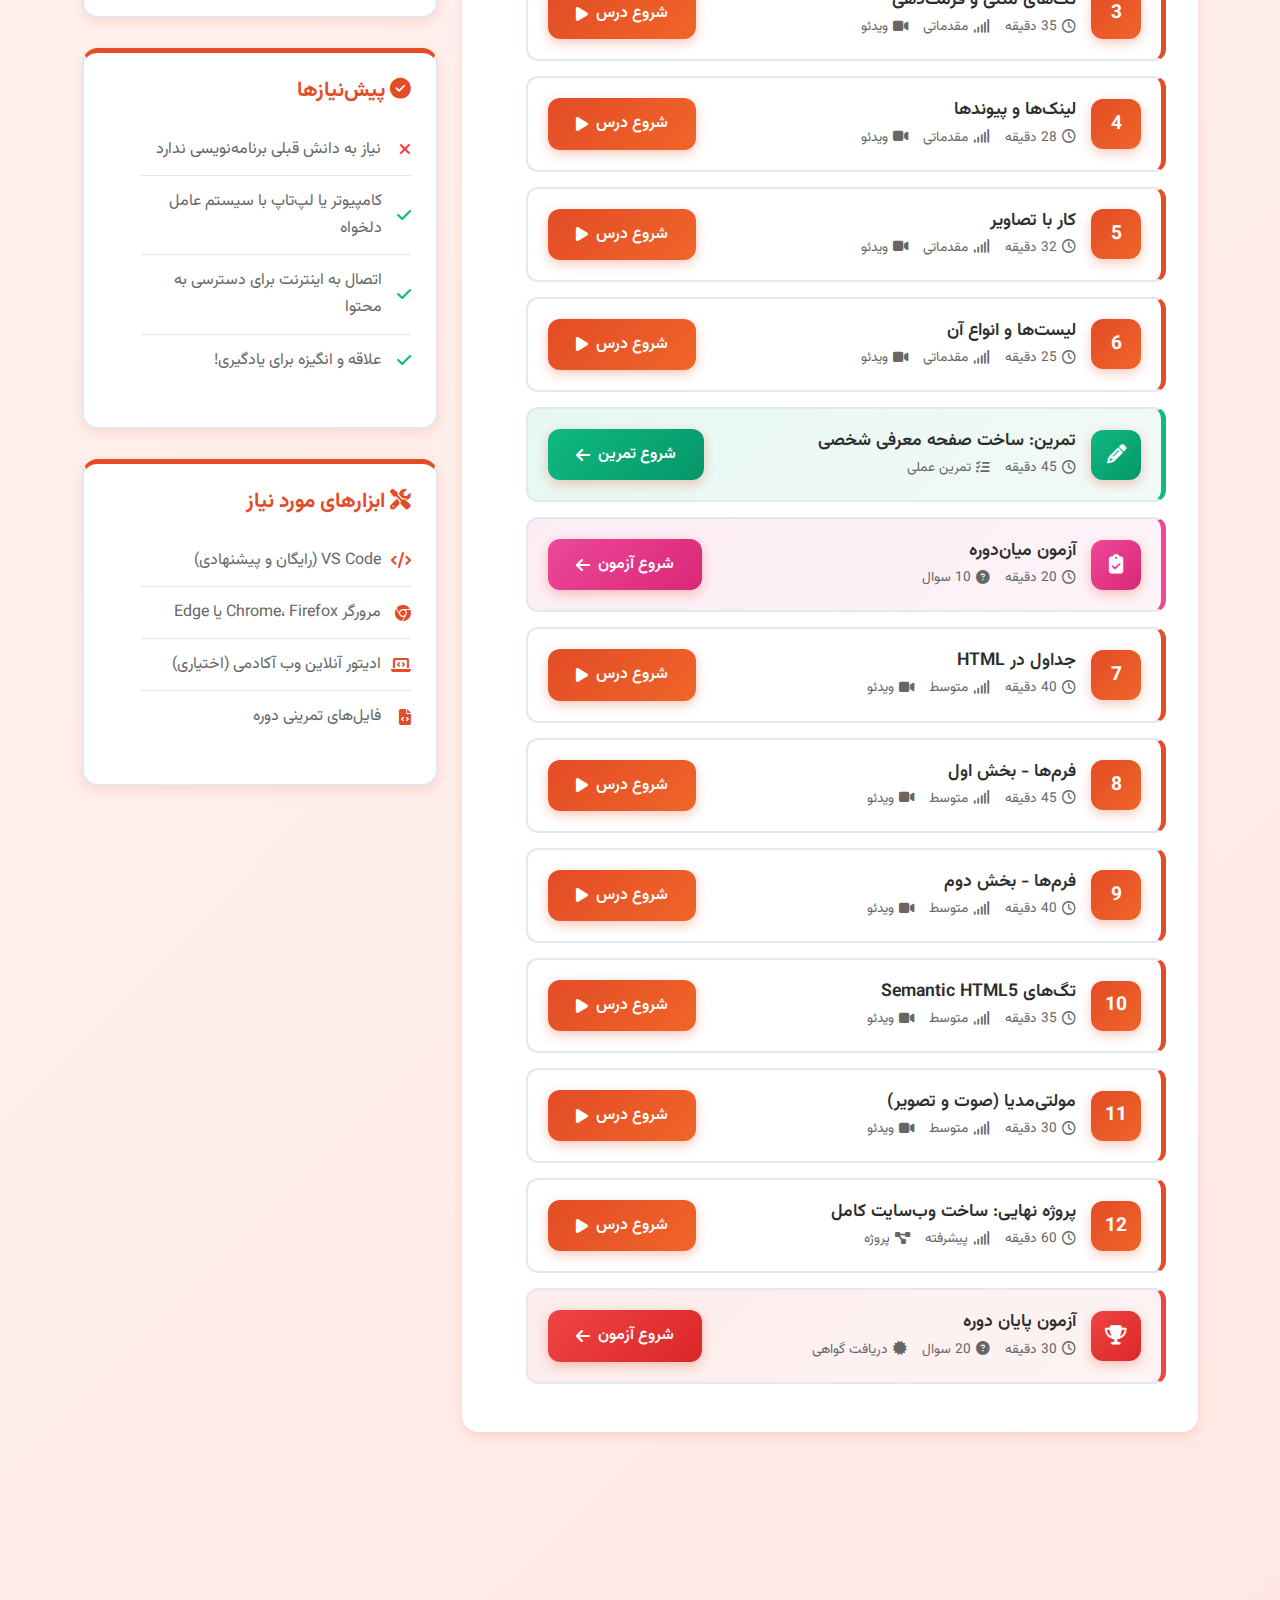
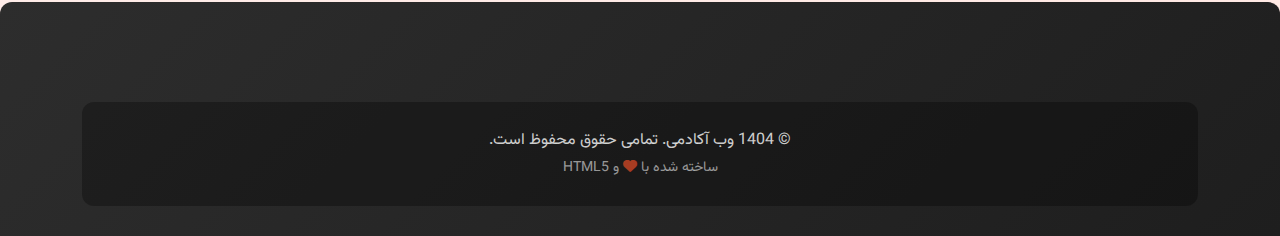
<file: course/html/index.html>
<!DOCTYPE html>
<html lang="fa" dir="rtl">
<head>
    <meta charset="UTF-8">
    <meta name="viewport" content="width=device-width, initial-scale=1.0">
    <meta name="description" content="آموزش کامل HTML5 از صفر تا صد - ساخت صفحات وب حرفه‌ای">
    <title>دوره آموزش HTML5 - وب آکادمی</title>
    
    <!-- Bootstrap 5 CSS -->
    <link href="https://cdn.jsdelivr.net/npm/bootstrap@5.3.3/dist/css/bootstrap.min.css" rel="stylesheet">
    
    <!-- فونت Vazirmatn -->
    <link href="https://fonts.googleapis.com/css2?family=Vazirmatn:wght@300;400;500;600;700;800&display=swap" rel="stylesheet">
    
    <!-- Font Awesome -->
    <link rel="stylesheet" href="https://cdnjs.cloudflare.com/ajax/libs/font-awesome/6.4.0/css/all.min.css">
    
    <style>
        :root {
            --primary-color: #e34c26;
            --secondary-color: #f06529;
            --accent-color: #264de4;
            --success-color: #10b981;
            --warning-color: #f59e0b;
            --danger-color: #ef4444;
            --dark-color: #1e1e1e;
            --light-color: #ffffff;
            --text-dark: #2d2d2d;
            --text-light: #666666;
            --border-color: #e2e8f0;
            --shadow-sm: 0 2px 8px rgba(227, 76, 38, 0.1);
            --shadow-md: 0 4px 12px rgba(227, 76, 38, 0.15);
            --shadow-lg: 0 10px 30px rgba(227, 76, 38, 0.2);
            --shadow-xl: 0 20px 40px rgba(227, 76, 38, 0.25);
            --transition: all 0.3s cubic-bezier(0.4, 0, 0.2, 1);
            --radius-sm: 8px;
            --radius-md: 12px;
            --radius-lg: 16px;
            --radius-xl: 20px;
        }

        * {
            margin: 0;
            padding: 0;
            box-sizing: border-box;
        }

        body {
            font-family: 'Vazirmatn', sans-serif;
            background: linear-gradient(135deg, #fff5f3 0%, #ffe8e3 100%);
            color: var(--text-dark);
            line-height: 1.7;
            overflow-x: hidden;
        }

        /* تم تاریک */
        body.dark-mode {
            --light-color: #1a1a1a;
            --dark-color: #f8fafc;
            --text-dark: #f1f5f9;
            --text-light: #cbd5e1;
            --border-color: #3a3a3a;
            background: linear-gradient(135deg, #1a1a1a 0%, #2d2d2d 100%);
        }

        body.dark-mode .main-navbar,
        body.dark-mode .course-card,
        body.dark-mode .lesson-item,
        body.dark-mode .info-box {
            background: rgba(30, 30, 30, 0.95);
            border-color: #3a3a3a;
        }

        /* نوار بالایی */
        .top-info-bar {
            background: linear-gradient(90deg, var(--primary-color), var(--secondary-color));
            color: white;
            padding: 10px 0;
            font-size: 0.85rem;
            border-radius: 12px 12px 0px 0px;
        }

        .top-info-content {
            display: flex;
            justify-content: space-between;
            align-items: center;
        }

        .contact-info {
            display: flex;
            gap: 25px;
        }

        .contact-info span {
            display: flex;
            align-items: center;
            gap: 6px;
        }

        .social-links {
            display: flex;
            gap: 10px;
        }

        .social-links a {
            width: 30px;
            height: 30px;
            display: flex;
            align-items: center;
            justify-content: center;
            background: rgba(255, 255, 255, 0.2);
            border-radius: 50%;
            color: white;
            transition: var(--transition);
            text-decoration: none;
        }

        .social-links a:hover {
            background: rgba(255, 255, 255, 0.4);
            transform: translateY(-2px) rotate(10deg);
        }

        /* نوار ناوبری */
        .main-navbar {
            background: rgba(255, 255, 255, 0.98);
            backdrop-filter: blur(10px);
            box-shadow: 0 2px 12px rgba(227, 76, 38, 0.1);
            padding: 15px 0;
            position: sticky;
            top: 0;
            z-index: 1000;
            transition: var(--transition);
            border-bottom: 3px solid var(--primary-color);
        }

        .navbar-content {
            display: flex;
            justify-content: space-between;
            align-items: center;
        }

        .logo {
            display: flex;
            align-items: center;
            gap: 12px;
            text-decoration: none;
            color: var(--text-dark);
        }

        .logo img {
            width: 45px;
            height: 45px;
            border-radius: var(--radius-sm);
            transition: var(--transition);
        }

        .logo:hover img {
            transform: scale(1.1) rotate(5deg);
        }

        .logo-text {
            display: flex;
            flex-direction: column;
        }

        .logo-main {
            font-size: 1.3rem;
            font-weight: 800;
            color: var(--primary-color);
        }

        .logo-sub {
            font-size: 0.7rem;
            color: var(--text-light);
            font-weight: 500;
        }

        .nav-menu {
            display: flex;
            list-style: none;
            gap: 5px;
            margin: 0;
        }

        .nav-menu li a {
            display: flex;
            align-items: center;
            gap: 6px;
            padding: 10px 18px;
            color: var(--text-dark);
            text-decoration: none;
            font-weight: 600;
            font-size: 0.95rem;
            border-radius: var(--radius-sm);
            transition: var(--transition);
            position: relative;
        }

        .nav-menu li a::after {
            content: '';
            position: absolute;
            bottom: 5px;
            left: 50%;
            transform: translateX(-50%);
            width: 0;
            height: 3px;
            background: var(--primary-color);
            transition: var(--transition);
        }

        .nav-menu li a:hover::after,
        .nav-menu li a.active::after {
            width: 70%;
        }

        .nav-menu li a:hover,
        .nav-menu li a.active {
            background: linear-gradient(135deg, rgba(227, 76, 38, 0.1), rgba(240, 101, 41, 0.1));
            color: var(--primary-color);
            transform: translateY(-2px);
        }

        .nav-actions {
            display: flex;
            align-items: center;
            gap: 10px;
        }

        .theme-toggle {
            width: 42px;
            height: 42px;
            border: 2px solid var(--primary-color);
            border-radius: 50%;
            background: var(--light-color);
            color: var(--primary-color);
            cursor: pointer;
            display: flex;
            align-items: center;
            justify-content: center;
            font-size: 1.1rem;
            transition: var(--transition);
        }

        .theme-toggle:hover {
            background: var(--primary-color);
            color: white;
            transform: rotate(20deg) scale(1.1);
        }

        .menu-toggle {
            display: none;
            flex-direction: column;
            gap: 5px;
            width: 42px;
            height: 42px;
            border: none;
            background: transparent;
            cursor: pointer;
            padding: 8px;
        }

        .menu-toggle span {
            width: 100%;
            height: 3px;
            background: var(--primary-color);
            border-radius: 2px;
            transition: var(--transition);
        }

        /* هدر دوره */
        .course-header {
            background: linear-gradient(135deg, rgba(227, 76, 38, 0.95), rgba(240, 101, 41, 0.9));
            padding: 60px 0;
            color: white;
            border-radius: 0px 0px 12px 12px;
            position: relative;
            overflow: hidden;
        }

        .course-header::before {
            content: '</>';
            position: absolute;
            font-size: 15rem;
            font-weight: 900;
            opacity: 0.05;
            right: -50px;
            top: 50%;
            transform: translateY(-50%);
            font-family: monospace;
        }

        .course-badge {
            display: inline-block;
            background: rgba(255, 255, 255, 0.25);
            padding: 8px 20px;
            border-radius: var(--radius-xl);
            font-size: 0.9rem;
            font-weight: 600;
            margin-bottom: 20px;
            animation: pulse 2s infinite;
        }

        @keyframes pulse {
            0%, 100% { transform: scale(1); }
            50% { transform: scale(1.05); }
        }

        .course-header h1 {
            font-size: 3rem;
            font-weight: 800;
            margin-bottom: 20px;
            text-shadow: 2px 2px 4px rgba(0, 0, 0, 0.2);
        }

        .course-header p {
            font-size: 1.2rem;
            opacity: 0.95;
            margin-bottom: 30px;
        }

        .course-stats {
            display: flex;
            gap: 30px;
            flex-wrap: wrap;
        }

        .stat-item {
            display: flex;
            align-items: center;
            gap: 10px;
            background: rgba(255, 255, 255, 0.15);
            padding: 15px 25px;
            border-radius: var(--radius-md);
            transition: var(--transition);
            cursor: pointer;
        }

        .stat-item:hover {
            background: rgba(255, 255, 255, 0.25);
            transform: translateY(-5px);
        }

        .stat-item i {
            font-size: 1.8rem;
        }

        /* بخش محتوا */
        .course-content {
            padding: 60px 0;
        }

        .course-card {
            background: white;
            padding: 30px;
            border-radius: var(--radius-lg);
            box-shadow: var(--shadow-md);
            border: 2px solid transparent;
            margin-bottom: 30px;
            transition: var(--transition);
        }

        .course-card:hover {
            border-color: var(--primary-color);
            box-shadow: var(--shadow-lg);
        }

        .card-title {
            font-size: 1.8rem;
            font-weight: 700;
            margin-bottom: 20px;
            display: flex;
            align-items: center;
            gap: 10px;
            color: var(--primary-color);
        }

        /* لیست درس‌ها */
        .lessons-list {
            list-style: none;
        }

        .lesson-item {
            background: white;
            border: 2px solid var(--border-color);
            border-right: 5px solid var(--primary-color);
            border-radius: var(--radius-md);
            padding: 20px;
            margin-bottom: 15px;
            transition: var(--transition);
            display: flex;
            justify-content: space-between;
            align-items: center;
        }

        .lesson-item:hover {
            border-color: var(--primary-color);
            transform: translateX(5px);
            box-shadow: var(--shadow-md);
        }

        .lesson-info {
            display: flex;
            align-items: center;
            gap: 15px;
            flex: 1;
        }

        .lesson-number {
            width: 50px;
            height: 50px;
            background: linear-gradient(135deg, var(--primary-color), var(--secondary-color));
            border-radius: 12px;
            display: flex;
            align-items: center;
            justify-content: center;
            color: white;
            font-weight: 700;
            font-size: 1.2rem;
            box-shadow: 0 4px 12px rgba(227, 76, 38, 0.3);
        }

        .lesson-details h4 {
            font-size: 1.1rem;
            font-weight: 600;
            margin-bottom: 5px;
            color: var(--text-dark);
        }

        .lesson-meta {
            display: flex;
            gap: 15px;
            font-size: 0.85rem;
            color: var(--text-light);
        }

        .lesson-meta span {
            display: flex;
            align-items: center;
            gap: 5px;
        }

        .lesson-action {
            display: flex;
            align-items: center;
            gap: 10px;
        }

        .start-btn {
            background: linear-gradient(135deg, var(--primary-color), var(--secondary-color));
            color: white;
            padding: 12px 28px;
            border-radius: var(--radius-md);
            text-decoration: none;
            font-weight: 600;
            transition: var(--transition);
            display: flex;
            align-items: center;
            gap: 8px;
            box-shadow: 0 4px 12px rgba(227, 76, 38, 0.3);
        }

        .start-btn:hover {
            transform: translateY(-3px);
            box-shadow: var(--shadow-xl);
            color: white;
        }

        /* باکس اطلاعات */
        .info-box {
            background: white;
            padding: 25px;
            border-radius: var(--radius-lg);
            box-shadow: var(--shadow-md);
            border: 2px solid var(--border-color);
            border-top: 5px solid var(--primary-color);
            margin-bottom: 30px;
            transition: var(--transition);
        }

        .info-box:hover {
            border-color: var(--primary-color);
            transform: translateY(-5px);
            box-shadow: var(--shadow-lg);
        }

        .info-box h3 {
            font-size: 1.3rem;
            font-weight: 700;
            margin-bottom: 20px;
            color: var(--primary-color);
        }

        .info-list {
            list-style: none;
        }

        .info-list li {
            padding: 12px 0;
            border-bottom: 1px solid var(--border-color);
            display: flex;
            align-items: center;
            gap: 10px;
            color: var(--text-light);
            transition: var(--transition);
        }

        .info-list li:hover {
            color: var(--primary-color);
            transform: translateX(5px);
        }

        .info-list li:last-child {
            border-bottom: none;
        }

        .info-list i {
            color: var(--primary-color);
            width: 20px;
        }

        /* دکمه شروع دوره */
        .start-course-btn {
            width: 100%;
            background: linear-gradient(135deg, var(--success-color), #059669);
            color: white;
            padding: 18px;
            border: none;
            border-radius: var(--radius-md);
            font-size: 1.2rem;
            font-weight: 700;
            cursor: pointer;
            transition: var(--transition);
            display: flex;
            align-items: center;
            justify-content: center;
            gap: 10px;
            box-shadow: 0 4px 15px rgba(16, 185, 129, 0.4);
        }

        .start-course-btn:hover {
            transform: translateY(-3px) scale(1.02);
            box-shadow: 0 8px 25px rgba(16, 185, 129, 0.5);
        }

        /* پیشرفت دوره */
        .progress-box {
            background: linear-gradient(135deg, rgba(227, 76, 38, 0.08), rgba(240, 101, 41, 0.08));
            border: 2px solid var(--primary-color);
            padding: 25px;
            border-radius: var(--radius-lg);
            margin-bottom: 30px;
        }

        .progress-header {
            display: flex;
            justify-content: space-between;
            align-items: center;
            margin-bottom: 15px;
        }

        .progress-bar-container {
            height: 14px;
            background: rgba(227, 76, 38, 0.1);
            border-radius: 10px;
            overflow: hidden;
            position: relative;
            border: 1px solid rgba(227, 76, 38, 0.2);
        }

        .progress-bar-fill {
            height: 100%;
            background: linear-gradient(90deg, var(--primary-color), var(--secondary-color));
            border-radius: 10px;
            transition: width 0.5s ease;
            box-shadow: 0 0 10px rgba(227, 76, 38, 0.5);
        }

        /* فوتر */
        .main-footer {
            background: linear-gradient(135deg, #2d2d2d, #1e1e1e);
            color: white;
            padding: 60px 0 30px;
            margin-top: 80px;
            border-radius: 12px 12px 0px 0px;
        }

        .footer-bottom {
            background: rgba(0, 0, 0, 0.3);
            padding: 25px 0;
            margin-top: 40px;
            text-align: center;
            border-radius: 12px;
        }

        .copyright-text {
            margin: 0;
            color: rgba(255, 255, 255, 0.8);
        }

        /* دکمه بازگشت به بالا */
        .scroll-to-top {
            position: fixed;
            bottom: 30px;
            left: 30px;
            width: 50px;
            height: 50px;
            background: linear-gradient(135deg, var(--primary-color), var(--secondary-color));
            color: white;
            border: none;
            border-radius: 50%;
            font-size: 1.2rem;
            cursor: pointer;
            z-index: 1000;
            opacity: 0;
            visibility: hidden;
            transition: var(--transition);
            box-shadow: var(--shadow-lg);
        }

        .scroll-to-top.visible {
            opacity: 1;
            visibility: visible;
        }

        .scroll-to-top:hover {
            transform: translateY(-5px);
        }

        /* ریسپانسیو */
        @media (max-width: 991px) {
            .top-info-bar { display: none; }
            
            .nav-menu {
                position: fixed;
                top: 75px;
                right: -100%;
                width: 280px;
                height: calc(100vh - 75px);
                background: white;
                flex-direction: column;
                padding: 20px;
                box-shadow: var(--shadow-xl);
                transition: var(--transition);
                overflow-y: auto;
            }

            body.dark-mode .nav-menu {
                background: #1a1a1a;
            }

            .nav-menu.active { right: 0; }
            .menu-toggle { display: flex; }
            .course-header h1 { font-size: 2rem; }
            .course-stats { justify-content: center; }
        }

        @media (max-width: 768px) {
            .logo-text { display: none; }
            .lesson-item { flex-direction: column; gap: 15px; }
            .lesson-action { width: 100%; justify-content: space-between; }
        }
    </style>
</head>
<body>
    <!-- نوار بالا -->
    <div class="top-info-bar">
        <div class="container">
            <div class="top-info-content">
                <div class="contact-info">
                    <span><i class="fas fa-phone-alt"></i> 021-12345678</span>
                    <span><i class="fas fa-envelope"></i> info@webacademy.ir</span>
                </div>
                <div class="social-links">
                    <a href="#"><i class="fab fa-instagram"></i></a>
                    <a href="#"><i class="fab fa-telegram"></i></a>
                    <a href="#"><i class="fab fa-linkedin"></i></a>
                    <a href="#"><i class="fab fa-github"></i></a>
                </div>
            </div>
        </div>
    </div>

    <!-- نوار ناوبری -->
    <nav class="main-navbar">
        <div class="container">
            <div class="navbar-content">
                <a href="../../index.html" class="logo">
                    <img src="../../image/2274766.png" alt="لوگو">
                    <span class="logo-text">
                        <span class="logo-main">وب آکادمی</span>
                        <span class="logo-sub">مرجع آموزش برنامه‌نویسی</span>
                    </span>
                </a>

                <ul class="nav-menu" id="navMenu">
                    <li><a href="../../index.html"><i class="fas fa-home"></i> خانه</a></li>
                    <li><a href="../../courses_page.html" class="active"><i class="fas fa-graduation-cap"></i> دوره‌ها</a></li>
                    <li><a href="../../about_page.html"><i class="fas fa-info-circle"></i> درباره ما</a></li>
                    <li><a href="../../blog_page.html"><i class="fas fa-blog"></i> وبلاگ</a></li>
                    <li><a href="../../contact_page.html"><i class="fas fa-envelope"></i> تماس</a></li>
                </ul>

                <div class="nav-actions">
                    <button class="theme-toggle" id="themeToggle">
                        <i class="fas fa-sun"></i>
                    </button>
                    <button class="menu-toggle" id="menuToggle">
                        <span></span>
                        <span></span>
                        <span></span>
                    </button>
                </div>
            </div>
        </div>
    </nav>

    <!-- هدر دوره -->
    <header class="course-header">
        <div class="container">
            <div class="course-badge">
                <i class="fas fa-star"></i> دوره محبوب
            </div>
            <h1><i class="fab fa-html5"></i> آموزش جامع HTML5</h1>
            <p>از صفر تا ساخت صفحات وب حرفه‌ای - مناسب برای مبتدیان</p>
            
            <div class="course-stats">
                <div class="stat-item">
                    <i class="fas fa-users"></i>
                    <div>
                        <strong>2,450</strong>
                        <small style="display: block; opacity: 0.8;">دانشجو</small>
                    </div>
                </div>
                <div class="stat-item">
                    <i class="fas fa-clock"></i>
                    <div>
                        <strong>12 ساعت</strong>
                        <small style="display: block; opacity: 0.8;">مدت دوره</small>
                    </div>
                </div>
                <div class="stat-item">
                    <i class="fas fa-video"></i>
                    <div>
                        <strong>12 درس</strong>
                        <small style="display: block; opacity: 0.8;">ویدئو آموزشی</small>
                    </div>
                </div>
                <div class="stat-item">
                    <i class="fas fa-star"></i>
                    <div>
                        <strong>4.8/5</strong>
                        <small style="display: block; opacity: 0.8;">امتیاز</small>
                    </div>
                </div>
            </div>
        </div>
    </header>

    <!-- محتوای دوره -->
    <section class="course-content">
        <div class="container">
            <div class="row">
                <!-- محتوای اصلی -->
                <div class="col-lg-8">
                    <!-- درباره دوره -->
                    <div class="course-card">
                        <h2 class="card-title">
                            <i class="fas fa-info-circle"></i>
                            درباره این دوره
                        </h2>
                        <p style="color: var(--text-light); line-height: 1.9; margin-bottom: 20px;">
                            HTML یا HyperText Markup Language پایه و اساس تمام صفحات وب است. در این دوره جامع، شما از صفر تا پیشرفته با HTML5 آشنا می‌شوید و یاد می‌گیرید چگونه صفحات وب حرفه‌ای و استاندارد بسازید.
                        </p>
                        <p style="color: var(--text-light); line-height: 1.9;">
                            این دوره برای کسانی طراحی شده که می‌خواهند وارد دنیای طراحی وب شوند و هیچ پیش‌نیازی ندارد. تمام مفاهیم به زبان ساده و با مثال‌های کاربردی توضیح داده می‌شود.
                        </p>
                    </div>

                    <!-- چه چیزی یاد می‌گیرید -->
                    <div class="course-card">
                        <h2 class="card-title">
                            <i class="fas fa-check-circle"></i>
                            چه چیزی یاد می‌گیرید؟
                        </h2>
                        <div class="row g-3">
                            <div class="col-md-6">
                                <div style="display: flex; align-items: start; gap: 10px; padding: 15px; background: rgba(227, 76, 38, 0.05); border-radius: 8px; border-right: 3px solid var(--primary-color);">
                                    <i class="fas fa-check" style="color: var(--success-color); margin-top: 3px;"></i>
                                    <span style="color: var(--text-light);">کار با فرم‌ها و ورودی‌های مختلف</span>
                                </div>
                            </div>
                            <div class="col-md-6">
                                <div style="display: flex; align-items: start; gap: 10px; padding: 15px; background: rgba(227, 76, 38, 0.05); border-radius: 8px; border-right: 3px solid var(--primary-color);">
                                    <i class="fas fa-check" style="color: var(--success-color); margin-top: 3px;"></i>
                                    <span style="color: var(--text-light);">ساخت جداول و لیست‌های حرفه‌ای</span>
                                </div>
                            </div>
                            <div class="col-md-6">
                                <div style="display: flex; align-items: start; gap: 10px; padding: 15px; background: rgba(227, 76, 38, 0.05); border-radius: 8px; border-right: 3px solid var(--primary-color);">
                                    <i class="fas fa-check" style="color: var(--success-color); margin-top: 3px;"></i>
                                    <span style="color: var(--text-light);">تگ‌های Semantic HTML5</span>
                                </div>
                            </div>
                            <div class="col-md-6">
                                <div style="display: flex; align-items: start; gap: 10px; padding: 15px; background: rgba(227, 76, 38, 0.05); border-radius: 8px; border-right: 3px solid var(--primary-color);">
                                    <i class="fas fa-check" style="color: var(--success-color); margin-top: 3px;"></i>
                                    <span style="color: var(--text-light);">کار با تصاویر و مولتی‌مدیا</span>
                                </div>
                            </div>
                            <div class="col-md-6">
                                <div style="display: flex; align-items: start; gap: 10px; padding: 15px; background: rgba(227, 76, 38, 0.05); border-radius: 8px; border-right: 3px solid var(--primary-color);">
                                    <i class="fas fa-check" style="color: var(--success-color); margin-top: 3px;"></i>
                                    <span style="color: var(--text-light);">Meta Tags و SEO اولیه</span>
                                </div>
                            </div>
                            <div class="col-md-6">
                                <div style="display: flex; align-items: start; gap: 10px; padding: 15px; background: rgba(227, 76, 38, 0.05); border-radius: 8px; border-right: 3px solid var(--primary-color);">
                                    <i class="fas fa-check" style="color: var(--success-color); margin-top: 3px;"></i>
                                    <span style="color: var(--text-light);">ساخت صفحات واقعی و پروژه نهایی</span>
                                </div>
                            </div>
                        </div>
                    </div>

                    <!-- سرفصل دوره -->
                    <div class="course-card">
                        <h2 class="card-title">
                            <i class="fas fa-list"></i>
                            سرفصل دوره
                        </h2>
                        
                        <ul class="lessons-list">
                            <!-- درس 1 -->
                            <li class="lesson-item">
                                <div class="lesson-info">
                                    <div class="lesson-number">1</div>
                                    <div class="lesson-details">
                                        <h4>مقدمه و آشنایی با HTML</h4>
                                        <div class="lesson-meta">
                                            <span><i class="far fa-clock"></i> 25 دقیقه</span>
                                            <span><i class="fas fa-signal"></i> مقدماتی</span>
                                            <span><i class="fas fa-video"></i> ویدئو</span>
                                        </div>
                                    </div>
                                </div>
                                <div class="lesson-action">
                                    <a href="./lesson-01.html" class="start-btn">
                                        شروع درس <i class="fas fa-play"></i>
                                    </a>
                                </div>
                            </li>

                            <!-- درس 2 -->
                            <li class="lesson-item">
                                <div class="lesson-info">
                                    <div class="lesson-number">2</div>
                                    <div class="lesson-details">
                                        <h4>ساختار اولیه صفحه HTML</h4>
                                        <div class="lesson-meta">
                                            <span><i class="far fa-clock"></i> 30 دقیقه</span>
                                            <span><i class="fas fa-signal"></i> مقدماتی</span>
                                            <span><i class="fas fa-video"></i> ویدئو</span>
                                        </div>
                                    </div>
                                </div>
                                <div class="lesson-action">
                                    <a href="./lesson-02.html" class="start-btn">
                                        شروع درس <i class="fas fa-play"></i>
                                    </a>
                                </div>
                            </li>

                            <!-- درس 3 -->
                            <li class="lesson-item">
                                <div class="lesson-info">
                                    <div class="lesson-number">3</div>
                                    <div class="lesson-details">
                                        <h4>تگ‌های متنی و فرمت‌دهی</h4>
                                        <div class="lesson-meta">
                                            <span><i class="far fa-clock"></i> 35 دقیقه</span>
                                            <span><i class="fas fa-signal"></i> مقدماتی</span>
                                            <span><i class="fas fa-video"></i> ویدئو</span>
                                        </div>
                                    </div>
                                </div>
                                <div class="lesson-action">
                                    <a href="./lesson-03.html" class="start-btn">
                                        شروع درس <i class="fas fa-play"></i>
                                    </a>
                                </div>
                            </li>

                            <!-- درس 4 -->
                            <li class="lesson-item">
                                <div class="lesson-info">
                                    <div class="lesson-number">4</div>
                                    <div class="lesson-details">
                                        <h4>لینک‌ها و پیوندها</h4>
                                        <div class="lesson-meta">
                                            <span><i class="far fa-clock"></i> 28 دقیقه</span>
                                            <span><i class="fas fa-signal"></i> مقدماتی</span>
                                            <span><i class="fas fa-video"></i> ویدئو</span>
                                        </div>
                                    </div>
                                </div>
                                <div class="lesson-action">
                                    <a href="./lesson-04.html" class="start-btn">
                                        شروع درس <i class="fas fa-play"></i>
                                    </a>
                                </div>
                            </li>

                            <!-- درس 5 -->
                            <li class="lesson-item">
                                <div class="lesson-info">
                                    <div class="lesson-number">5</div>
                                    <div class="lesson-details">
                                        <h4>کار با تصاویر</h4>
                                        <div class="lesson-meta">
                                            <span><i class="far fa-clock"></i> 32 دقیقه</span>
                                            <span><i class="fas fa-signal"></i> مقدماتی</span>
                                            <span><i class="fas fa-video"></i> ویدئو</span>
                                        </div>
                                    </div>
                                </div>
                                <div class="lesson-action">
                                    <a href="./lesson-05.html" class="start-btn">
                                        شروع درس <i class="fas fa-play"></i>
                                    </a>
                                </div>
                            </li>

                            <!-- درس 6 -->
                            <li class="lesson-item">
                                <div class="lesson-info">
                                    <div class="lesson-number">6</div>
                                    <div class="lesson-details">
                                        <h4>لیست‌ها و انواع آن</h4>
                                        <div class="lesson-meta">
                                            <span><i class="far fa-clock"></i> 25 دقیقه</span>
                                            <span><i class="fas fa-signal"></i> مقدماتی</span>
                                            <span><i class="fas fa-video"></i> ویدئو</span>
                                        </div>
                                    </div>
                                </div>
                                <div class="lesson-action">
                                    <a href="./lesson-06.html" class="start-btn">
                                        شروع درس <i class="fas fa-play"></i>
                                    </a>
                                </div>
                            </li>

                            <!-- تمرین 1 -->
                            <li class="lesson-item" style="background: linear-gradient(135deg, rgba(16, 185, 129, 0.1), rgba(5, 150, 105, 0.05)); border-right: 5px solid #10b981;">
                                <div class="lesson-info">
                                    <div class="lesson-number" style="background: linear-gradient(135deg, #10b981, #059669);">
                                        <i class="fas fa-pencil-alt"></i>
                                    </div>
                                    <div class="lesson-details">
                                        <h4>تمرین: ساخت صفحه معرفی شخصی</h4>
                                        <div class="lesson-meta">
                                            <span><i class="far fa-clock"></i> 45 دقیقه</span>
                                            <span><i class="fas fa-tasks"></i> تمرین عملی</span>
                                        </div>
                                    </div>
                                </div>
                                <div class="lesson-action">
                                    <a href="./train.html" class="start-btn" style="background: linear-gradient(135deg, #10b981, #059669);">
                                        شروع تمرین <i class="fas fa-arrow-left"></i>
                                    </a>
                                </div>
                            </li>

                            <!-- آزمون میان‌دوره -->
                            <li class="lesson-item" style="background: linear-gradient(135deg, rgba(236, 72, 153, 0.1), rgba(219, 39, 119, 0.05)); border-right: 5px solid #ec4899;">
                                <div class="lesson-info">
                                    <div class="lesson-number" style="background: linear-gradient(135deg, #ec4899, #db2777);">
                                        <i class="fas fa-clipboard-check"></i>
                                    </div>
                                    <div class="lesson-details">
                                        <h4>آزمون میان‌دوره</h4>
                                        <div class="lesson-meta">
                                            <span><i class="far fa-clock"></i> 20 دقیقه</span>
                                            <span><i class="fas fa-question-circle"></i> 10 سوال</span>
                                        </div>
                                    </div>
                                </div>
                                <div class="lesson-action">
                                    <a href="./mid-quiz.html" class="start-btn" style="background: linear-gradient(135deg, #ec4899, #db2777);">
                                        شروع آزمون <i class="fas fa-arrow-left"></i>
                                    </a>
                                </div>
                            </li>

                            <!-- درس 7 -->
                            <li class="lesson-item">
                                <div class="lesson-info">
                                    <div class="lesson-number">7</div>
                                    <div class="lesson-details">
                                        <h4>جداول در HTML</h4>
                                        <div class="lesson-meta">
                                            <span><i class="far fa-clock"></i> 40 دقیقه</span>
                                            <span><i class="fas fa-signal"></i> متوسط</span>
                                            <span><i class="fas fa-video"></i> ویدئو</span>
                                        </div>
                                    </div>
                                </div>
                                <div class="lesson-action">
                                    <a href="./lesson-07.html" class="start-btn">
                                        شروع درس <i class="fas fa-play"></i>
                                    </a>
                                </div>
                            </li>

                            <!-- درس 8 -->
                            <li class="lesson-item">
                                <div class="lesson-info">
                                    <div class="lesson-number">8</div>
                                    <div class="lesson-details">
                                        <h4>فرم‌ها - بخش اول</h4>
                                        <div class="lesson-meta">
                                            <span><i class="far fa-clock"></i> 45 دقیقه</span>
                                            <span><i class="fas fa-signal"></i> متوسط</span>
                                            <span><i class="fas fa-video"></i> ویدئو</span>
                                        </div>
                                    </div>
                                </div>
                                <div class="lesson-action">
                                    <a href="./lesson-08.html" class="start-btn">
                                        شروع درس <i class="fas fa-play"></i>
                                    </a>
                                </div>
                            </li>

                            <!-- درس 9 -->
                            <li class="lesson-item">
                                <div class="lesson-info">
                                    <div class="lesson-number">9</div>
                                    <div class="lesson-details">
                                        <h4>فرم‌ها - بخش دوم</h4>
                                        <div class="lesson-meta">
                                            <span><i class="far fa-clock"></i> 40 دقیقه</span>
                                            <span><i class="fas fa-signal"></i> متوسط</span>
                                            <span><i class="fas fa-video"></i> ویدئو</span>
                                        </div>
                                    </div>
                                </div>
                                <div class="lesson-action">
                                    <a href="./lesson-09.html" class="start-btn">
                                        شروع درس <i class="fas fa-play"></i>
                                    </a>
                                </div>
                            </li>

                            <!-- درس 10 -->
                            <li class="lesson-item">
                                <div class="lesson-info">
                                    <div class="lesson-number">10</div>
                                    <div class="lesson-details">
                                        <h4>تگ‌های Semantic HTML5</h4>
                                        <div class="lesson-meta">
                                            <span><i class="far fa-clock"></i> 35 دقیقه</span>
                                            <span><i class="fas fa-signal"></i> متوسط</span>
                                            <span><i class="fas fa-video"></i> ویدئو</span>
                                        </div>
                                    </div>
                                </div>
                                <div class="lesson-action">
                                    <a href="./lesson-10.html" class="start-btn">
                                        شروع درس <i class="fas fa-play"></i>
                                    </a>
                                </div>
                            </li>

                            <!-- درس 11 -->
                            <li class="lesson-item">
                                <div class="lesson-info">
                                    <div class="lesson-number">11</div>
                                    <div class="lesson-details">
                                        <h4>مولتی‌مدیا (صوت و تصویر)</h4>
                                        <div class="lesson-meta">
                                            <span><i class="far fa-clock"></i> 30 دقیقه</span>
                                            <span><i class="fas fa-signal"></i> متوسط</span>
                                            <span><i class="fas fa-video"></i> ویدئو</span>
                                        </div>
                                    </div>
                                </div>
                                <div class="lesson-action">
                                    <a href="./lesson-11.html" class="start-btn">
                                        شروع درس <i class="fas fa-play"></i>
                                    </a>
                                </div>
                            </li>

                            <!-- درس 12 -->
                            <li class="lesson-item">
                                <div class="lesson-info">
                                    <div class="lesson-number">12</div>
                                    <div class="lesson-details">
                                        <h4>پروژه نهایی: ساخت وب‌سایت کامل</h4>
                                        <div class="lesson-meta">
                                            <span><i class="far fa-clock"></i> 60 دقیقه</span>
                                            <span><i class="fas fa-signal"></i> پیشرفته</span>
                                            <span><i class="fas fa-project-diagram"></i> پروژه</span>
                                        </div>
                                    </div>
                                </div>
                                <div class="lesson-action">
                                    <a href="./lesson-12.html" class="start-btn">
                                        شروع درس <i class="fas fa-play"></i>
                                    </a>
                                </div>
                            </li>

                            <!-- آزمون پایانی -->
                            <li class="lesson-item" style="background: linear-gradient(135deg, rgba(239, 68, 68, 0.1), rgba(220, 38, 38, 0.05)); border-right: 5px solid #ef4444;">
                                <div class="lesson-info">
                                    <div class="lesson-number" style="background: linear-gradient(135deg, #ef4444, #dc2626);">
                                        <i class="fas fa-trophy"></i>
                                    </div>
                                    <div class="lesson-details">
                                        <h4>آزمون پایان دوره</h4>
                                        <div class="lesson-meta">
                                            <span><i class="far fa-clock"></i> 30 دقیقه</span>
                                            <span><i class="fas fa-question-circle"></i> 20 سوال</span>
                                            <span><i class="fas fa-certificate"></i> دریافت گواهی</span>
                                        </div>
                                    </div>
                                </div>
                                <div class="lesson-action">
                                    <a href="./final-quiz.html" class="start-btn" style="background: linear-gradient(135deg, #ef4444, #dc2626);">
                                        شروع آزمون <i class="fas fa-arrow-left"></i>
                                    </a>
                                </div>
                            </li>
                        </ul>
                    </div>
                </div>

                <!-- سایدبار -->
                <div class="col-lg-4">
                    <!-- پیشرفت دوره -->
                    <div class="progress-box">
                        <div class="progress-header">
                            <h4 style="margin: 0; color: var(--text-dark); font-weight: 700;">پیشرفت شما</h4>
                            <strong style="color: var(--primary-color); font-size: 1.3rem;">0%</strong>
                        </div>
                        <div class="progress-bar-container">
                            <div class="progress-bar-fill" style="width: 0%" id="progressBar"></div>
                        </div>
                        <p style="margin-top: 15px; color: var(--text-light); font-size: 0.9rem;">
                            <i class="fas fa-info-circle"></i> 0 از 14 درس تکمیل شده
                        </p>
                    </div>

                    <!-- دکمه شروع -->
                    <button class="start-course-btn" onclick="window.location.href='./lesson-01.html'">
                        <i class="fas fa-play-circle"></i>
                        شروع دوره رایگان
                    </button>

                    <!-- اطلاعات دوره -->
                    <div class="info-box">
                        <h3><i class="fas fa-info-circle"></i> اطلاعات دوره</h3>
                        <ul class="info-list">
                            <li>
                                <i class="fas fa-signal"></i>
                                <span><strong>سطح:</strong> مقدماتی تا متوسط</span>
                            </li>
                            <li>
                                <i class="fas fa-clock"></i>
                                <span><strong>مدت:</strong> 12 ساعت</span>
                            </li>
                            <li>
                                <i class="fas fa-video"></i>
                                <span><strong>تعداد درس:</strong> 12 درس ویدئویی</span>
                            </li>
                            <li>
                                <i class="fas fa-tasks"></i>
                                <span><strong>تمرین:</strong> 1 تمرین عملی</span>
                            </li>
                            <li>
                                <i class="fas fa-clipboard-check"></i>
                                <span><strong>آزمون:</strong> 2 آزمون (میان‌دوره و پایانی)</span>
                            </li>
                            <li>
                                <i class="fas fa-project-diagram"></i>
                                <span><strong>پروژه:</strong> 1 پروژه نهایی</span>
                            </li>
                            <li>
                                <i class="fas fa-certificate"></i>
                                <span><strong>گواهینامه:</strong> معتبر بین‌المللی</span>
                            </li>
                            <li>
                                <i class="fas fa-infinity"></i>
                                <span><strong>دسترسی:</strong> مادام‌العمر</span>
                            </li>
                            <li>
                                <i class="fas fa-mobile-alt"></i>
                                <span><strong>پلتفرم:</strong> موبایل، تبلت و دسکتاپ</span>
                            </li>
                            <li>
                                <i class="fas fa-download"></i>
                                <span><strong>دانلود:</strong> فایل‌های تمرینی و کدها</span>
                            </li>
                            <li>
                                <i class="fas fa-user-tie"></i>
                                <span><strong>مدرس:</strong> محمد احمدی</span>
                            </li>
                            <li>
                                <i class="fas fa-language"></i>
                                <span><strong>زبان:</strong> فارسی با زیرنویس</span>
                            </li>
                        </ul>
                    </div>

                    <!-- پیش‌نیازها -->
                    <div class="info-box">
                        <h3><i class="fas fa-check-circle"></i> پیش‌نیازها</h3>
                        <ul class="info-list">
                            <li>
                                <i class="fas fa-times" style="color: var(--danger-color);"></i>
                                <span>نیاز به دانش قبلی برنامه‌نویسی ندارد</span>
                            </li>
                            <li>
                                <i class="fas fa-check" style="color: var(--success-color);"></i>
                                <span>کامپیوتر یا لپ‌تاپ با سیستم عامل دلخواه</span>
                            </li>
                            <li>
                                <i class="fas fa-check" style="color: var(--success-color);"></i>
                                <span>اتصال به اینترنت برای دسترسی به محتوا</span>
                            </li>
                            <li>
                                <i class="fas fa-check" style="color: var(--success-color);"></i>
                                <span>علاقه و انگیزه برای یادگیری!</span>
                            </li>
                        </ul>
                    </div>

                    <!-- ابزارهای مورد نیاز -->
                    <div class="info-box">
                        <h3><i class="fas fa-tools"></i> ابزارهای مورد نیاز</h3>
                        <ul class="info-list">
                            <li>
                                <i class="fas fa-code"></i>
                                <span>VS Code (رایگان و پیشنهادی)</span>
                            </li>
                            <li>
                                <i class="fab fa-chrome"></i>
                                <span>مرورگر Chrome، Firefox یا Edge</span>
                            </li>
                            <li>
                                <i class="fas fa-laptop-code"></i>
                                <span>ادیتور آنلاین وب آکادمی (اختیاری)</span>
                            </li>
                            <li>
                                <i class="fas fa-file-code"></i>
                                <span>فایل‌های تمرینی دوره</span>
                            </li>
                        </ul>
                    </div>
                </div>
            </div>
        </div>
    </section>

    <!-- فوتر -->
    <footer class="main-footer">
        <div class="container">
            <div class="footer-bottom">
                <p class="copyright-text">
                    © 1404 وب آکادمی. تمامی حقوق محفوظ است.
                    <br>
                    <small style="opacity: 0.7;">ساخته شده با <i class="fas fa-heart" style="color: #e34c26;"></i> و HTML5</small>
                </p>
            </div>
        </div>
    </footer>

    <!-- دکمه بازگشت به بالا -->
    <button class="scroll-to-top" id="scrollToTop">
        <i class="fas fa-arrow-up"></i>
    </button>

    <script src="https://cdn.jsdelivr.net/npm/bootstrap@5.3.3/dist/js/bootstrap.bundle.min.js"></script>

    <script>
        // تم تاریک/روشن
        const themeToggle = document.getElementById('themeToggle');
        const body = document.body;
        const themeIcon = themeToggle.querySelector('i');

        const savedTheme = localStorage.getItem('theme');
        if (savedTheme === 'dark') {
            body.classList.add('dark-mode');
            themeIcon.classList.remove('fa-sun');
            themeIcon.classList.add('fa-moon');
        }

        themeToggle.addEventListener('click', () => {
            body.classList.toggle('dark-mode');
            if (body.classList.contains('dark-mode')) {
                themeIcon.classList.remove('fa-sun');
                themeIcon.classList.add('fa-moon');
                localStorage.setItem('theme', 'dark');
            } else {
                themeIcon.classList.remove('fa-moon');
                themeIcon.classList.add('fa-sun');
                localStorage.setItem('theme', 'light');
            }
        });

        // منوی موبایل
        const menuToggle = document.getElementById('menuToggle');
        const navMenu = document.getElementById('navMenu');

        menuToggle.addEventListener('click', () => {
            menuToggle.classList.toggle('active');
            navMenu.classList.toggle('active');
        });

        // بستن منو هنگام کلیک روی لینک
        navMenu.querySelectorAll('a').forEach(link => {
            link.addEventListener('click', () => {
                navMenu.classList.remove('active');
                menuToggle.classList.remove('active');
            });
        });

        // بازگشت به بالا
        const scrollToTopBtn = document.getElementById('scrollToTop');
        window.addEventListener('scroll', () => {
            if (window.pageYOffset > 500) {
                scrollToTopBtn.classList.add('visible');
            } else {
                scrollToTopBtn.classList.remove('visible');
            }
        });

        scrollToTopBtn.addEventListener('click', () => {
            window.scrollTo({ top: 0, behavior: 'smooth' });
        });

        // ذخیره پیشرفت
        function updateProgress() {
            const completed = localStorage.getItem('html_course_progress') || 0;
            const total = 14; // 12 درس + 1 تمرین + 1 پروژه
            const percentage = (completed / total) * 100;
            document.getElementById('progressBar').style.width = percentage + '%';
            
            // به‌روزرسانی متن
            const progressText = document.querySelector('.progress-box p');
            progressText.innerHTML = `<i class="fas fa-info-circle"></i> ${completed} از ${total} درس تکمیل شده`;
            
            // به‌روزرسانی درصد
            const percentageText = document.querySelector('.progress-header strong');
            percentageText.textContent = Math.round(percentage) + '%';
        }

        updateProgress();

        // انیمیشن اعداد آمار
        function animateStats() {
            const stats = document.querySelectorAll('.stat-item strong');
            stats.forEach(stat => {
                stat.addEventListener('mouseenter', () => {
                    stat.style.transform = 'scale(1.2)';
                    stat.style.transition = 'transform 0.3s ease';
                });
                stat.addEventListener('mouseleave', () => {
                    stat.style.transform = 'scale(1)';
                });
            });
        }

        animateStats();

        // افکت هاور روی دروس
        const lessonItems = document.querySelectorAll('.lesson-item');
        lessonItems.forEach(item => {
            item.addEventListener('mouseenter', function() {
                this.style.transform = 'translateX(10px)';
            });
            item.addEventListener('mouseleave', function() {
                this.style.transform = 'translateX(0)';
            });
        });

        // کلیک روی آیتم‌های info-list
        const infoItems = document.querySelectorAll('.info-list li');
        infoItems.forEach(item => {
            item.addEventListener('click', function() {
                this.style.background = 'rgba(227, 76, 38, 0.05)';
                setTimeout(() => {
                    this.style.background = 'transparent';
                }, 300);
            });
        });
    </script>
</body>
</html>
</file>
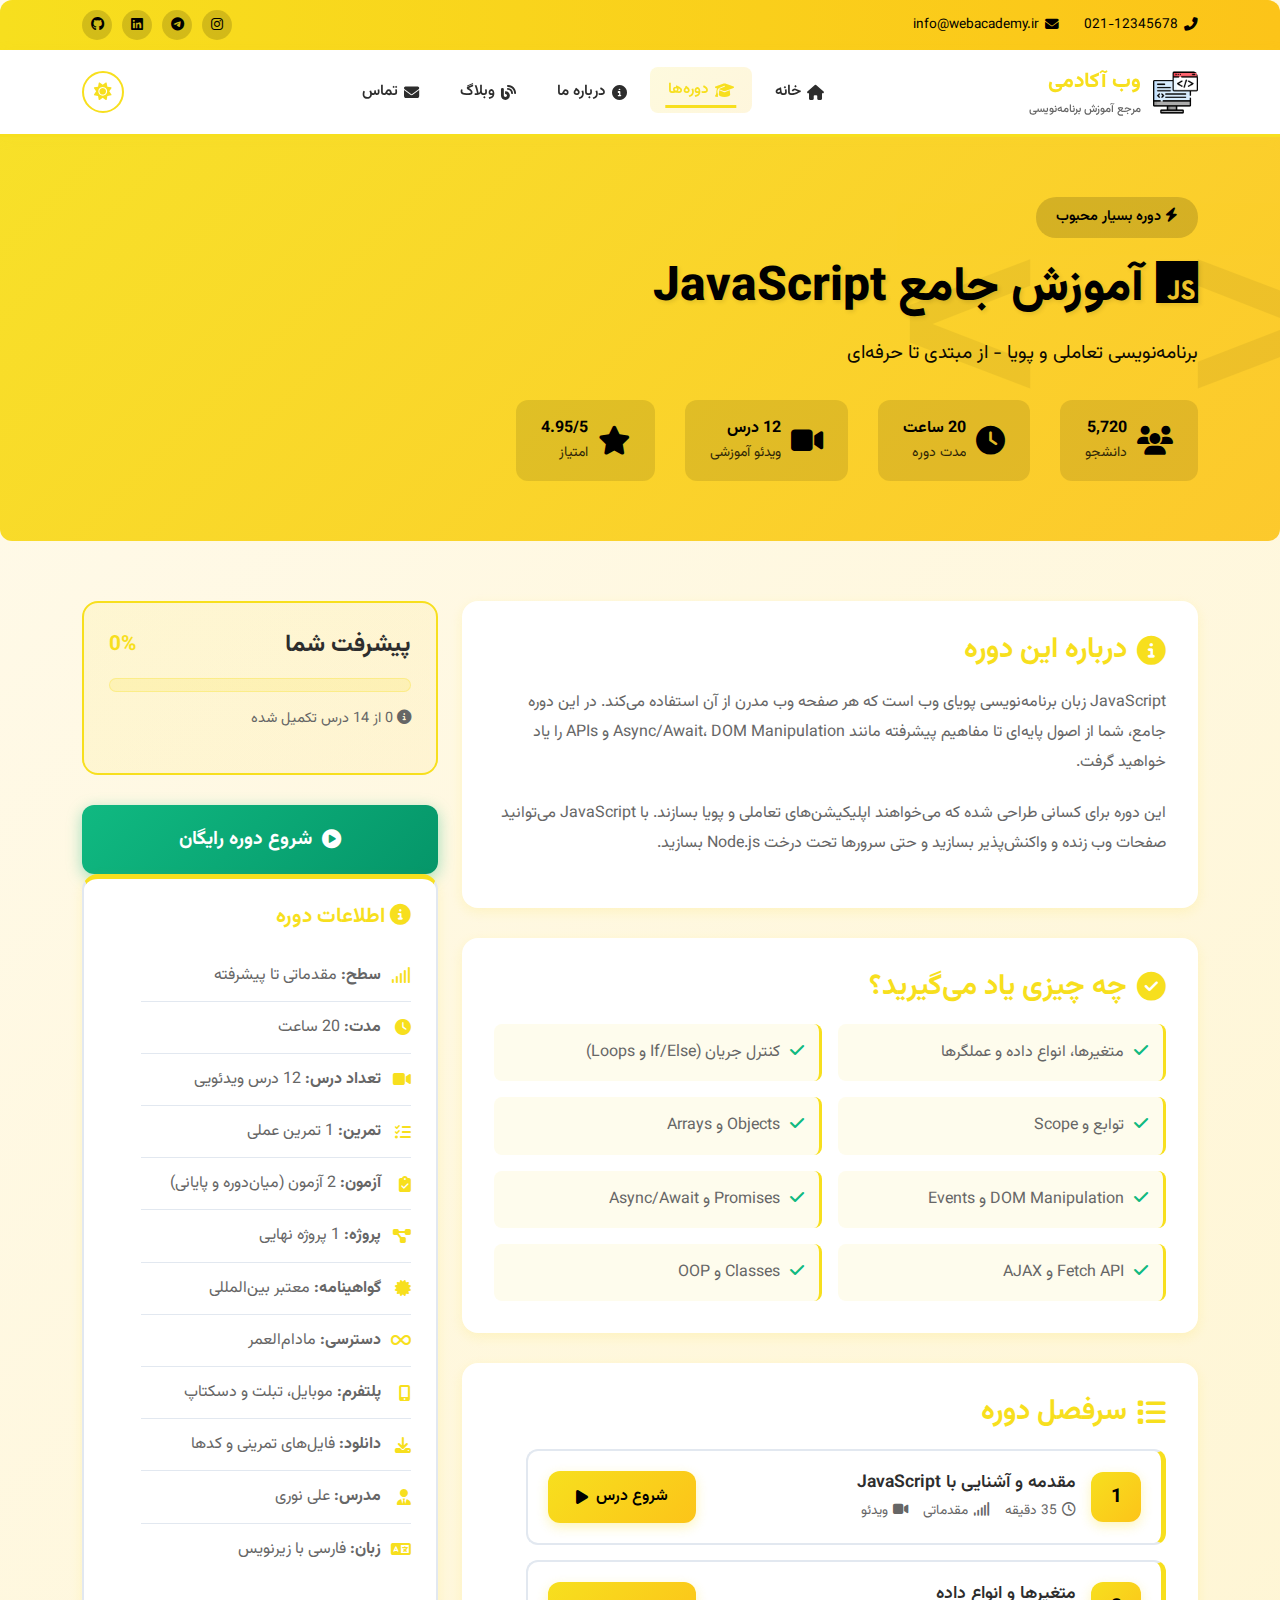
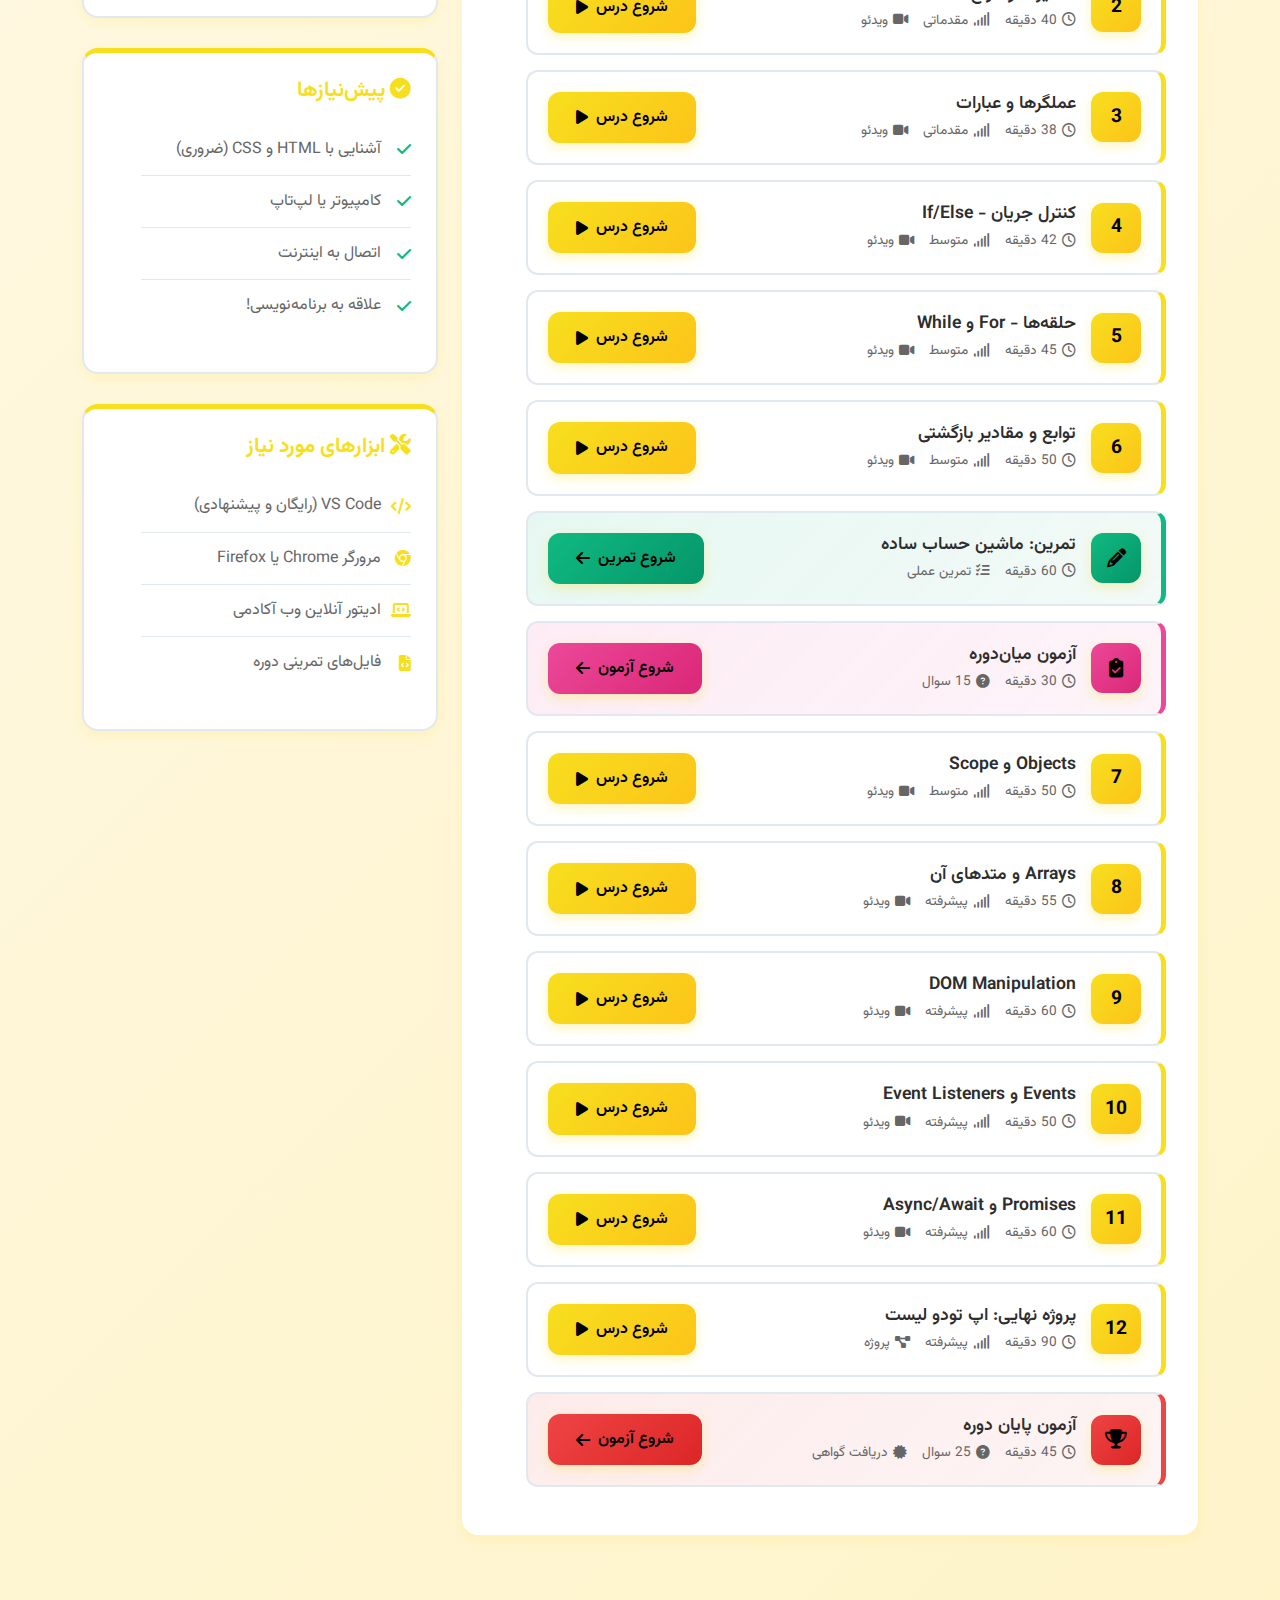
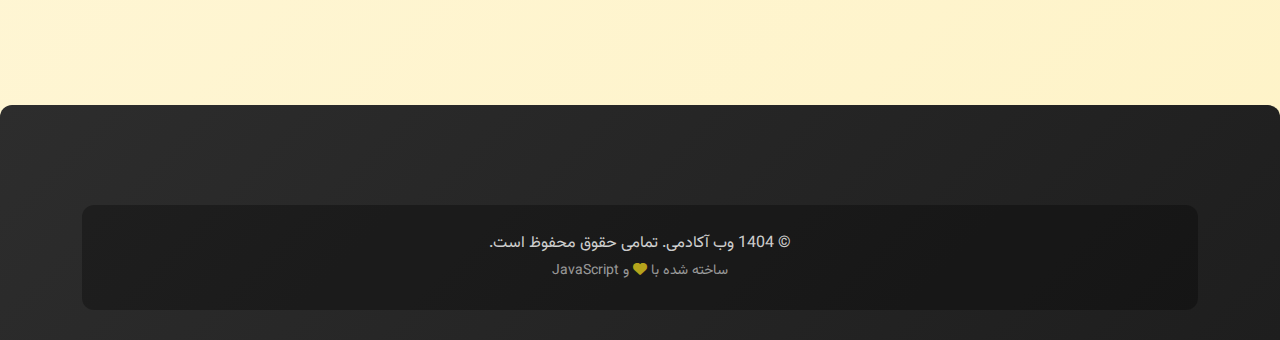
<file: course/js/index.html>
<!DOCTYPE html>
<html lang="fa" dir="rtl">
<head>
    <meta charset="UTF-8">
    <meta name="viewport" content="width=device-width, initial-scale=1.0">
    <meta name="description" content="آموزش کامل JavaScript از صفر تا صد - برنامه‌نویسی تعاملی">
    <title>دوره آموزش JavaScript - وب آکادمی</title>
    <link rel="shortcut icon" href="../../image/2274766.png" type="image/x-icon">
    
    <!-- Bootstrap 5 CSS -->
    <link href="https://cdn.jsdelivr.net/npm/bootstrap@5.3.3/dist/css/bootstrap.min.css" rel="stylesheet">
    
    <!-- فونت Vazirmatn -->
    <link href="https://fonts.googleapis.com/css2?family=Vazirmatn:wght@300;400;500;600;700;800&display=swap" rel="stylesheet">
    
    <!-- Font Awesome -->
    <link rel="stylesheet" href="https://cdnjs.cloudflare.com/ajax/libs/font-awesome/6.4.0/css/all.min.css">
    
    <style>
        :root {
            --primary-color: #f7df1e;
            --secondary-color: #fcc419;
            --accent-color: #264de4;
            --success-color: #10b981;
            --warning-color: #f59e0b;
            --danger-color: #ef4444;
            --dark-color: #1e1e1e;
            --light-color: #ffffff;
            --text-dark: #2d2d2d;
            --text-light: #666666;
            --border-color: #e2e8f0;
            --shadow-sm: 0 2px 8px rgba(247, 223, 30, 0.1);
            --shadow-md: 0 4px 12px rgba(247, 223, 30, 0.15);
            --shadow-lg: 0 10px 30px rgba(247, 223, 30, 0.2);
            --shadow-xl: 0 20px 40px rgba(247, 223, 30, 0.25);
            --transition: all 0.3s cubic-bezier(0.4, 0, 0.2, 1);
            --radius-sm: 8px;
            --radius-md: 12px;
            --radius-lg: 16px;
            --radius-xl: 20px;
        }

        * {
            margin: 0;
            padding: 0;
            box-sizing: border-box;
        }

        body {
            font-family: 'Vazirmatn', sans-serif;
            background: linear-gradient(135deg, #fffaeb 0%, #fef3c7 100%);
            color: var(--text-dark);
            line-height: 1.7;
            overflow-x: hidden;
        }

        /* تم تاریک */
        body.dark-mode {
            --light-color: #1a1a1a;
            --dark-color: #f8fafc;
            --text-dark: #f1f5f9;
            --text-light: #cbd5e1;
            --border-color: #3a3a3a;
            background: linear-gradient(135deg, #1a1a1a 0%, #2d2d2d 100%);
        }

        body.dark-mode .main-navbar,
        body.dark-mode .course-card,
        body.dark-mode .lesson-item,
        body.dark-mode .info-box {
            background: rgba(30, 30, 30, 0.95);
            border-color: #3a3a3a;
        }

        /* نوار بالایی */
        .top-info-bar {
            background: linear-gradient(90deg, var(--primary-color), var(--secondary-color));
            color: #000;
            padding: 10px 0;
            font-size: 0.85rem;
            border-radius: 12px 12px 0px 0px;
        }

        .top-info-content {
            display: flex;
            justify-content: space-between;
            align-items: center;
        }

        .contact-info {
            display: flex;
            gap: 25px;
        }

        .contact-info span {
            display: flex;
            align-items: center;
            gap: 6px;
        }

        .social-links {
            display: flex;
            gap: 10px;
        }

        .social-links a {
            width: 30px;
            height: 30px;
            display: flex;
            align-items: center;
            justify-content: center;
            background: rgba(0, 0, 0, 0.15);
            border-radius: 50%;
            color: #000;
            transition: var(--transition);
            text-decoration: none;
        }

        .social-links a:hover {
            background: rgba(0, 0, 0, 0.3);
            transform: translateY(-2px) rotate(10deg);
        }

        /* نوار ناوبری */
        .main-navbar {
            background: rgba(255, 255, 255, 0.98);
            backdrop-filter: blur(10px);
            box-shadow: 0 2px 12px rgba(247, 223, 30, 0.1);
            padding: 15px 0;
            position: sticky;
            top: 0;
            z-index: 1000;
            transition: var(--transition);
            border-bottom: 3px solid var(--primary-color);
        }

        .navbar-content {
            display: flex;
            justify-content: space-between;
            align-items: center;
        }

        .logo {
            display: flex;
            align-items: center;
            gap: 12px;
            text-decoration: none;
            color: var(--text-dark);
        }

        .logo img {
            width: 45px;
            height: 45px;
            border-radius: var(--radius-sm);
            transition: var(--transition);
        }

        .logo:hover img {
            transform: scale(1.1) rotate(5deg);
        }

        .logo-text {
            display: flex;
            flex-direction: column;
        }

        .logo-main {
            font-size: 1.3rem;
            font-weight: 800;
            color: var(--primary-color);
        }

        .logo-sub {
            font-size: 0.7rem;
            color: var(--text-light);
            font-weight: 500;
        }

        .nav-menu {
            display: flex;
            list-style: none;
            gap: 5px;
            margin: 0;
        }

        .nav-menu li a {
            display: flex;
            align-items: center;
            gap: 6px;
            padding: 10px 18px;
            color: var(--text-dark);
            text-decoration: none;
            font-weight: 600;
            font-size: 0.95rem;
            border-radius: var(--radius-sm);
            transition: var(--transition);
            position: relative;
        }

        .nav-menu li a::after {
            content: '';
            position: absolute;
            bottom: 5px;
            left: 50%;
            transform: translateX(-50%);
            width: 0;
            height: 3px;
            background: var(--primary-color);
            transition: var(--transition);
        }

        .nav-menu li a:hover::after,
        .nav-menu li a.active::after {
            width: 70%;
        }

        .nav-menu li a:hover,
        .nav-menu li a.active {
            background: linear-gradient(135deg, rgba(247, 223, 30, 0.15), rgba(252, 196, 25, 0.15));
            color: var(--primary-color);
            transform: translateY(-2px);
        }

        .nav-actions {
            display: flex;
            align-items: center;
            gap: 10px;
        }

        .theme-toggle {
            width: 42px;
            height: 42px;
            border: 2px solid var(--primary-color);
            border-radius: 50%;
            background: var(--light-color);
            color: var(--primary-color);
            cursor: pointer;
            display: flex;
            align-items: center;
            justify-content: center;
            font-size: 1.1rem;
            transition: var(--transition);
        }

        .theme-toggle:hover {
            background: var(--primary-color);
            color: #000;
            transform: rotate(20deg) scale(1.1);
        }

        .menu-toggle {
            display: none;
            flex-direction: column;
            gap: 5px;
            width: 42px;
            height: 42px;
            border: none;
            background: transparent;
            cursor: pointer;
            padding: 8px;
        }

        .menu-toggle span {
            width: 100%;
            height: 3px;
            background: var(--primary-color);
            border-radius: 2px;
            transition: var(--transition);
        }

        /* هدر دوره */
        .course-header {
            background: linear-gradient(135deg, rgba(247, 223, 30, 0.95), rgba(252, 196, 25, 0.9));
            padding: 60px 0;
            color: #000;
            border-radius: 0px 0px 12px 12px;
            position: relative;
            overflow: hidden;
        }

        .course-header::before {
            content: '< >';
            position: absolute;
            font-size: 15rem;
            font-weight: 900;
            opacity: 0.05;
            right: -50px;
            top: 50%;
            transform: translateY(-50%);
            font-family: monospace;
        }

        .course-badge {
            display: inline-block;
            background: rgba(0, 0, 0, 0.15);
            padding: 8px 20px;
            border-radius: var(--radius-xl);
            font-size: 0.9rem;
            font-weight: 600;
            margin-bottom: 20px;
            animation: pulse 2s infinite;
        }

        @keyframes pulse {
            0%, 100% { transform: scale(1); }
            50% { transform: scale(1.05); }
        }

        .course-header h1 {
            font-size: 3rem;
            font-weight: 800;
            margin-bottom: 20px;
            text-shadow: 2px 2px 4px rgba(0, 0, 0, 0.1);
        }

        .course-header p {
            font-size: 1.2rem;
            opacity: 0.95;
            margin-bottom: 30px;
        }

        .course-stats {
            display: flex;
            gap: 30px;
            flex-wrap: wrap;
        }

        .stat-item {
            display: flex;
            align-items: center;
            gap: 10px;
            background: rgba(0, 0, 0, 0.1);
            padding: 15px 25px;
            border-radius: var(--radius-md);
            transition: var(--transition);
            cursor: pointer;
        }

        .stat-item:hover {
            background: rgba(0, 0, 0, 0.15);
            transform: translateY(-5px);
        }

        .stat-item i {
            font-size: 1.8rem;
        }

        /* بخش محتوا */
        .course-content {
            padding: 60px 0;
        }

        .course-card {
            background: white;
            padding: 30px;
            border-radius: var(--radius-lg);
            box-shadow: var(--shadow-md);
            border: 2px solid transparent;
            margin-bottom: 30px;
            transition: var(--transition);
        }

        .course-card:hover {
            border-color: var(--primary-color);
            box-shadow: var(--shadow-lg);
        }

        .card-title {
            font-size: 1.8rem;
            font-weight: 700;
            margin-bottom: 20px;
            display: flex;
            align-items: center;
            gap: 10px;
            color: var(--primary-color);
        }

        /* لیست درس‌ها */
        .lessons-list {
            list-style: none;
        }

        .lesson-item {
            background: white;
            border: 2px solid var(--border-color);
            border-right: 5px solid var(--primary-color);
            border-radius: var(--radius-md);
            padding: 20px;
            margin-bottom: 15px;
            transition: var(--transition);
            display: flex;
            justify-content: space-between;
            align-items: center;
        }

        .lesson-item:hover {
            border-color: var(--primary-color);
            transform: translateX(5px);
            box-shadow: var(--shadow-md);
        }

        .lesson-info {
            display: flex;
            align-items: center;
            gap: 15px;
            flex: 1;
        }

        .lesson-number {
            width: 50px;
            height: 50px;
            background: linear-gradient(135deg, var(--primary-color), var(--secondary-color));
            border-radius: 12px;
            display: flex;
            align-items: center;
            justify-content: center;
            color: #000;
            font-weight: 700;
            font-size: 1.2rem;
            box-shadow: 0 4px 12px rgba(247, 223, 30, 0.3);
        }

        .lesson-details h4 {
            font-size: 1.1rem;
            font-weight: 600;
            margin-bottom: 5px;
            color: var(--text-dark);
        }

        .lesson-meta {
            display: flex;
            gap: 15px;
            font-size: 0.85rem;
            color: var(--text-light);
        }

        .lesson-meta span {
            display: flex;
            align-items: center;
            gap: 5px;
        }

        .lesson-action {
            display: flex;
            align-items: center;
            gap: 10px;
        }

        .start-btn {
            background: linear-gradient(135deg, var(--primary-color), var(--secondary-color));
            color: #000;
            padding: 12px 28px;
            border-radius: var(--radius-md);
            text-decoration: none;
            font-weight: 600;
            transition: var(--transition);
            display: flex;
            align-items: center;
            gap: 8px;
            box-shadow: 0 4px 12px rgba(247, 223, 30, 0.3);
        }

        .start-btn:hover {
            transform: translateY(-3px);
            box-shadow: var(--shadow-xl);
            color: #000;
        }

        /* باکس اطلاعات */
        .info-box {
            background: white;
            padding: 25px;
            border-radius: var(--radius-lg);
            box-shadow: var(--shadow-md);
            border: 2px solid var(--border-color);
            border-top: 5px solid var(--primary-color);
            margin-bottom: 30px;
            transition: var(--transition);
        }

        .info-box:hover {
            border-color: var(--primary-color);
            transform: translateY(-5px);
            box-shadow: var(--shadow-lg);
        }

        .info-box h3 {
            font-size: 1.3rem;
            font-weight: 700;
            margin-bottom: 20px;
            color: var(--primary-color);
        }

        .info-list {
            list-style: none;
        }

        .info-list li {
            padding: 12px 0;
            border-bottom: 1px solid var(--border-color);
            display: flex;
            align-items: center;
            gap: 10px;
            color: var(--text-light);
            transition: var(--transition);
        }

        .info-list li:hover {
            color: var(--primary-color);
            transform: translateX(5px);
        }

        .info-list li:last-child {
            border-bottom: none;
        }

        .info-list i {
            color: var(--primary-color);
            width: 20px;
        }

        /* دکمه شروع دوره */
        .start-course-btn {
            width: 100%;
            background: linear-gradient(135deg, var(--success-color), #059669);
            color: white;
            padding: 18px;
            border: none;
            border-radius: var(--radius-md);
            font-size: 1.2rem;
            font-weight: 700;
            cursor: pointer;
            transition: var(--transition);
            display: flex;
            align-items: center;
            justify-content: center;
            gap: 10px;
            box-shadow: 0 4px 15px rgba(16, 185, 129, 0.4);
        }

        .start-course-btn:hover {
            transform: translateY(-3px) scale(1.02);
            box-shadow: 0 8px 25px rgba(16, 185, 129, 0.5);
        }

        /* پیشرفت دوره */
        .progress-box {
            background: linear-gradient(135deg, rgba(247, 223, 30, 0.1), rgba(252, 196, 25, 0.08));
            border: 2px solid var(--primary-color);
            padding: 25px;
            border-radius: var(--radius-lg);
            margin-bottom: 30px;
        }

        .progress-header {
            display: flex;
            justify-content: space-between;
            align-items: center;
            margin-bottom: 15px;
        }

        .progress-bar-container {
            height: 14px;
            background: rgba(247, 223, 30, 0.15);
            border-radius: 10px;
            overflow: hidden;
            position: relative;
            border: 1px solid rgba(247, 223, 30, 0.3);
        }

        .progress-bar-fill {
            height: 100%;
            background: linear-gradient(90deg, var(--primary-color), var(--secondary-color));
            border-radius: 10px;
            transition: width 0.5s ease;
            box-shadow: 0 0 10px rgba(247, 223, 30, 0.5);
        }

        /* فوتر */
        .main-footer {
            background: linear-gradient(135deg, #2d2d2d, #1e1e1e);
            color: white;
            padding: 60px 0 30px;
            margin-top: 80px;
            border-radius: 12px 12px 0px 0px;
        }

        .footer-bottom {
            background: rgba(0, 0, 0, 0.3);
            padding: 25px 0;
            margin-top: 40px;
            text-align: center;
            border-radius: 12px;
        }

        .copyright-text {
            margin: 0;
            color: rgba(255, 255, 255, 0.8);
        }

        /* دکمه بازگشت به بالا */
        .scroll-to-top {
            position: fixed;
            bottom: 30px;
            left: 30px;
            width: 50px;
            height: 50px;
            background: linear-gradient(135deg, var(--primary-color), var(--secondary-color));
            color: #000;
            border: none;
            border-radius: 50%;
            font-size: 1.2rem;
            cursor: pointer;
            z-index: 1000;
            opacity: 0;
            visibility: hidden;
            transition: var(--transition);
            box-shadow: var(--shadow-lg);
        }

        .scroll-to-top.visible {
            opacity: 1;
            visibility: visible;
        }

        .scroll-to-top:hover {
            transform: translateY(-5px);
        }

        /* ریسپانسیو */
        @media (max-width: 991px) {
            .top-info-bar { display: none; }
            
            .nav-menu {
                position: fixed;
                top: 75px;
                right: -100%;
                width: 280px;
                height: calc(100vh - 75px);
                background: white;
                flex-direction: column;
                padding: 20px;
                box-shadow: var(--shadow-xl);
                transition: var(--transition);
                overflow-y: auto;
            }

            body.dark-mode .nav-menu {
                background: #1a1a1a;
            }

            .nav-menu.active { right: 0; }
            .menu-toggle { display: flex; }
            .course-header h1 { font-size: 2rem; }
            .course-stats { justify-content: center; }
        }

        @media (max-width: 768px) {
            .logo-text { display: none; }
            .lesson-item { flex-direction: column; gap: 15px; }
            .lesson-action { width: 100%; justify-content: space-between; }
        }
    </style>
</head>
<body>
    <!-- نوار بالا -->
    <div class="top-info-bar">
        <div class="container">
            <div class="top-info-content">
                <div class="contact-info">
                    <span><i class="fas fa-phone-alt"></i> 021-12345678</span>
                    <span><i class="fas fa-envelope"></i> info@webacademy.ir</span>
                </div>
                <div class="social-links">
                    <a href="#"><i class="fab fa-instagram"></i></a>
                    <a href="#"><i class="fab fa-telegram"></i></a>
                    <a href="#"><i class="fab fa-linkedin"></i></a>
                    <a href="#"><i class="fab fa-github"></i></a>
                </div>
            </div>
        </div>
    </div>

    <!-- نوار ناوبری -->
    <nav class="main-navbar">
        <div class="container">
            <div class="navbar-content">
                <a href="../../index.html" class="logo">
                    <img src="../../image/2274766.png" alt="لوگو">
                    <span class="logo-text">
                        <span class="logo-main">وب آکادمی</span>
                        <span class="logo-sub">مرجع آموزش برنامه‌نویسی</span>
                    </span>
                </a>

                <ul class="nav-menu" id="navMenu">
                    <li><a href="../../index.html"><i class="fas fa-home"></i> خانه</a></li>
                    <li><a href="../../courses_page.html" class="active"><i class="fas fa-graduation-cap"></i> دوره‌ها</a></li>
                    <li><a href="../../about_page.html"><i class="fas fa-info-circle"></i> درباره ما</a></li>
                    <li><a href="../../blog_page.html"><i class="fas fa-blog"></i> وبلاگ</a></li>
                    <li><a href="../../contact_page.html"><i class="fas fa-envelope"></i> تماس</a></li>
                </ul>

                <div class="nav-actions">
                    <button class="theme-toggle" id="themeToggle">
                        <i class="fas fa-sun"></i>
                    </button>
                    <button class="menu-toggle" id="menuToggle">
                        <span></span>
                        <span></span>
                        <span></span>
                    </button>
                </div>
            </div>
        </div>
    </nav>

    <!-- هدر دوره -->
    <header class="course-header">
        <div class="container">
            <div class="course-badge">
                <i class="fas fa-bolt"></i> دوره بسیار محبوب
            </div>
            <h1><i class="fab fa-js"></i> آموزش جامع JavaScript</h1>
            <p>برنامه‌نویسی تعاملی و پویا - از مبتدی تا حرفه‌ای</p>
            
            <div class="course-stats">
                <div class="stat-item">
                    <i class="fas fa-users"></i>
                    <div>
                        <strong>5,720</strong>
                        <small style="display: block; opacity: 0.8;">دانشجو</small>
                    </div>
                </div>
                <div class="stat-item">
                    <i class="fas fa-clock"></i>
                    <div>
                        <strong>20 ساعت</strong>
                        <small style="display: block; opacity: 0.8;">مدت دوره</small>
                    </div>
                </div>
                <div class="stat-item">
                    <i class="fas fa-video"></i>
                    <div>
                        <strong>12 درس</strong>
                        <small style="display: block; opacity: 0.8;">ویدئو آموزشی</small>
                    </div>
                </div>
                <div class="stat-item">
                    <i class="fas fa-star"></i>
                    <div>
                        <strong>4.95/5</strong>
                        <small style="display: block; opacity: 0.8;">امتیاز</small>
                    </div>
                </div>
            </div>
        </div>
    </header>

    <!-- محتوای دوره -->
    <section class="course-content">
        <div class="container">
            <div class="row">
                <!-- محتوای اصلی -->
                <div class="col-lg-8">
                    <!-- درباره دوره -->
                    <div class="course-card">
                        <h2 class="card-title">
                            <i class="fas fa-info-circle"></i>
                            درباره این دوره
                        </h2>
                        <p style="color: var(--text-light); line-height: 1.9; margin-bottom: 20px;">
                            JavaScript زبان برنامه‌نویسی پویای وب است که هر صفحه وب مدرن از آن استفاده می‌کند. در این دوره جامع، شما از اصول پایه‌ای تا مفاهیم پیشرفته مانند Async/Await، DOM Manipulation و APIs را یاد خواهید گرفت.
                        </p>
                        <p style="color: var(--text-light); line-height: 1.9;">
                            این دوره برای کسانی طراحی شده که می‌خواهند اپلیکیشن‌های تعاملی و پویا بسازند. با JavaScript می‌توانید صفحات وب زنده و واکنش‌پذیر بسازید و حتی سرور‌ها تحت درخت Node.js بسازید.
                        </p>
                    </div>

                    <!-- چه چیزی یاد می‌گیرید -->
                    <div class="course-card">
                        <h2 class="card-title">
                            <i class="fas fa-check-circle"></i>
                            چه چیزی یاد می‌گیرید؟
                        </h2>
                        <div class="row g-3">
                            <div class="col-md-6">
                                <div style="display: flex; align-items: start; gap: 10px; padding: 15px; background: rgba(247, 223, 30, 0.08); border-radius: 8px; border-right: 3px solid var(--primary-color);">
                                    <i class="fas fa-check" style="color: var(--success-color); margin-top: 3px;"></i>
                                    <span style="color: var(--text-light);">متغیرها، انواع داده و عملگرها</span>
                                </div>
                            </div>
                            <div class="col-md-6">
                                <div style="display: flex; align-items: start; gap: 10px; padding: 15px; background: rgba(247, 223, 30, 0.08); border-radius: 8px; border-right: 3px solid var(--primary-color);">
                                    <i class="fas fa-check" style="color: var(--success-color); margin-top: 3px;"></i>
                                    <span style="color: var(--text-light);">کنترل جریان (If/Else و Loops)</span>
                                </div>
                            </div>
                            <div class="col-md-6">
                                <div style="display: flex; align-items: start; gap: 10px; padding: 15px; background: rgba(247, 223, 30, 0.08); border-radius: 8px; border-right: 3px solid var(--primary-color);">
                                    <i class="fas fa-check" style="color: var(--success-color); margin-top: 3px;"></i>
                                    <span style="color: var(--text-light);">توابع و Scope</span>
                                </div>
                            </div>
                            <div class="col-md-6">
                                <div style="display: flex; align-items: start; gap: 10px; padding: 15px; background: rgba(247, 223, 30, 0.08); border-radius: 8px; border-right: 3px solid var(--primary-color);">
                                    <i class="fas fa-check" style="color: var(--success-color); margin-top: 3px;"></i>
                                    <span style="color: var(--text-light);">Objects و Arrays</span>
                                </div>
                            </div>
                            <div class="col-md-6">
                                <div style="display: flex; align-items: start; gap: 10px; padding: 15px; background: rgba(247, 223, 30, 0.08); border-radius: 8px; border-right: 3px solid var(--primary-color);">
                                    <i class="fas fa-check" style="color: var(--success-color); margin-top: 3px;"></i>
                                    <span style="color: var(--text-light);">DOM Manipulation و Events</span>
                                </div>
                            </div>
                            <div class="col-md-6">
                                <div style="display: flex; align-items: start; gap: 10px; padding: 15px; background: rgba(247, 223, 30, 0.08); border-radius: 8px; border-right: 3px solid var(--primary-color);">
                                    <i class="fas fa-check" style="color: var(--success-color); margin-top: 3px;"></i>
                                    <span style="color: var(--text-light);">Promises و Async/Await</span>
                                </div>
                            </div>
                            <div class="col-md-6">
                                <div style="display: flex; align-items: start; gap: 10px; padding: 15px; background: rgba(247, 223, 30, 0.08); border-radius: 8px; border-right: 3px solid var(--primary-color);">
                                    <i class="fas fa-check" style="color: var(--success-color); margin-top: 3px;"></i>
                                    <span style="color: var(--text-light);">Fetch API و AJAX</span>
                                </div>
                            </div>
                            <div class="col-md-6">
                                <div style="display: flex; align-items: start; gap: 10px; padding: 15px; background: rgba(247, 223, 30, 0.08); border-radius: 8px; border-right: 3px solid var(--primary-color);">
                                    <i class="fas fa-check" style="color: var(--success-color); margin-top: 3px;"></i>
                                    <span style="color: var(--text-light);">Classes و OOP</span>
                                </div>
                            </div>
                        </div>
                    </div>

                    <!-- سرفصل دوره -->
                    <div class="course-card">
                        <h2 class="card-title">
                            <i class="fas fa-list"></i>
                            سرفصل دوره
                        </h2>
                        
                        <ul class="lessons-list">
                            <!-- درس 1 -->
                            <li class="lesson-item">
                                <div class="lesson-info">
                                    <div class="lesson-number">1</div>
                                    <div class="lesson-details">
                                        <h4>مقدمه و آشنایی با JavaScript</h4>
                                        <div class="lesson-meta">
                                            <span><i class="far fa-clock"></i> 35 دقیقه</span>
                                            <span><i class="fas fa-signal"></i> مقدماتی</span>
                                            <span><i class="fas fa-video"></i> ویدئو</span>
                                        </div>
                                    </div>
                                </div>
                                <div class="lesson-action">
                                    <a href="./lesson-01.html" class="start-btn">
                                        شروع درس <i class="fas fa-play"></i>
                                    </a>
                                </div>
                            </li>

                            <!-- درس 2 -->
                            <li class="lesson-item">
                                <div class="lesson-info">
                                    <div class="lesson-number">2</div>
                                    <div class="lesson-details">
                                        <h4>متغیرها و انواع داده</h4>
                                        <div class="lesson-meta">
                                            <span><i class="far fa-clock"></i> 40 دقیقه</span>
                                            <span><i class="fas fa-signal"></i> مقدماتی</span>
                                            <span><i class="fas fa-video"></i> ویدئو</span>
                                        </div>
                                    </div>
                                </div>
                                <div class="lesson-action">
                                    <a href="./lesson-02.html" class="start-btn">
                                        شروع درس <i class="fas fa-play"></i>
                                    </a>
                                </div>
                            </li>

                            <!-- درس 3 -->
                            <li class="lesson-item">
                                <div class="lesson-info">
                                    <div class="lesson-number">3</div>
                                    <div class="lesson-details">
                                        <h4>عملگرها و عبارات</h4>
                                        <div class="lesson-meta">
                                            <span><i class="far fa-clock"></i> 38 دقیقه</span>
                                            <span><i class="fas fa-signal"></i> مقدماتی</span>
                                            <span><i class="fas fa-video"></i> ویدئو</span>
                                        </div>
                                    </div>
                                </div>
                                <div class="lesson-action">
                                    <a href="./lesson-03.html" class="start-btn">
                                        شروع درس <i class="fas fa-play"></i>
                                    </a>
                                </div>
                            </li>

                            <!-- درس 4 -->
                            <li class="lesson-item">
                                <div class="lesson-info">
                                    <div class="lesson-number">4</div>
                                    <div class="lesson-details">
                                        <h4>کنترل جریان - If/Else</h4>
                                        <div class="lesson-meta">
                                            <span><i class="far fa-clock"></i> 42 دقیقه</span>
                                            <span><i class="fas fa-signal"></i> متوسط</span>
                                            <span><i class="fas fa-video"></i> ویدئو</span>
                                        </div>
                                    </div>
                                </div>
                                <div class="lesson-action">
                                    <a href="./lesson-04.html" class="start-btn">
                                        شروع درس <i class="fas fa-play"></i>
                                    </a>
                                </div>
                            </li>

                            <!-- درس 5 -->
                            <li class="lesson-item">
                                <div class="lesson-info">
                                    <div class="lesson-number">5</div>
                                    <div class="lesson-details">
                                        <h4>حلقه‌ها - For و While</h4>
                                        <div class="lesson-meta">
                                            <span><i class="far fa-clock"></i> 45 دقیقه</span>
                                            <span><i class="fas fa-signal"></i> متوسط</span>
                                            <span><i class="fas fa-video"></i> ویدئو</span>
                                        </div>
                                    </div>
                                </div>
                                <div class="lesson-action">
                                    <a href="./lesson-05.html" class="start-btn">
                                        شروع درس <i class="fas fa-play"></i>
                                    </a>
                                </div>
                            </li>

                            <!-- درس 6 -->
                            <li class="lesson-item">
                                <div class="lesson-info">
                                    <div class="lesson-number">6</div>
                                    <div class="lesson-details">
                                        <h4>توابع و مقادیر بازگشتی</h4>
                                        <div class="lesson-meta">
                                            <span><i class="far fa-clock"></i> 50 دقیقه</span>
                                            <span><i class="fas fa-signal"></i> متوسط</span>
                                            <span><i class="fas fa-video"></i> ویدئو</span>
                                        </div>
                                    </div>
                                </div>
                                <div class="lesson-action">
                                    <a href="./lesson-06.html" class="start-btn">
                                        شروع درس <i class="fas fa-play"></i>
                                    </a>
                                </div>
                            </li>

                            <!-- تمرین 1 -->
                            <li class="lesson-item" style="background: linear-gradient(135deg, rgba(16, 185, 129, 0.1), rgba(5, 150, 105, 0.05)); border-right: 5px solid #10b981;">
                                <div class="lesson-info">
                                    <div class="lesson-number" style="background: linear-gradient(135deg, #10b981, #059669);">
                                        <i class="fas fa-pencil-alt"></i>
                                    </div>
                                    <div class="lesson-details">
                                        <h4>تمرین: ماشین حساب ساده</h4>
                                        <div class="lesson-meta">
                                            <span><i class="far fa-clock"></i> 60 دقیقه</span>
                                            <span><i class="fas fa-tasks"></i> تمرین عملی</span>
                                        </div>
                                    </div>
                                </div>
                                <div class="lesson-action">
                                    <a href="./train.html" class="start-btn" style="background: linear-gradient(135deg, #10b981, #059669);">
                                        شروع تمرین <i class="fas fa-arrow-left"></i>
                                    </a>
                                </div>
                            </li>

                            <!-- آزمون میان‌دوره -->
                            <li class="lesson-item" style="background: linear-gradient(135deg, rgba(236, 72, 153, 0.1), rgba(219, 39, 119, 0.05)); border-right: 5px solid #ec4899;">
                                <div class="lesson-info">
                                    <div class="lesson-number" style="background: linear-gradient(135deg, #ec4899, #db2777);">
                                        <i class="fas fa-clipboard-check"></i>
                                    </div>
                                    <div class="lesson-details">
                                        <h4>آزمون میان‌دوره</h4>
                                        <div class="lesson-meta">
                                            <span><i class="far fa-clock"></i> 30 دقیقه</span>
                                            <span><i class="fas fa-question-circle"></i> 15 سوال</span>
                                        </div>
                                    </div>
                                </div>
                                <div class="lesson-action">
                                    <a href="./mid-quiz.html" class="start-btn" style="background: linear-gradient(135deg, #ec4899, #db2777);">
                                        شروع آزمون <i class="fas fa-arrow-left"></i>
                                    </a>
                                </div>
                            </li>

                            <!-- درس 7 -->
                            <li class="lesson-item">
                                <div class="lesson-info">
                                    <div class="lesson-number">7</div>
                                    <div class="lesson-details">
                                        <h4>Objects و Scope</h4>
                                        <div class="lesson-meta">
                                            <span><i class="far fa-clock"></i> 50 دقیقه</span>
                                            <span><i class="fas fa-signal"></i> متوسط</span>
                                            <span><i class="fas fa-video"></i> ویدئو</span>
                                        </div>
                                    </div>
                                </div>
                                <div class="lesson-action">
                                    <a href="./lesson-07.html" class="start-btn">
                                        شروع درس <i class="fas fa-play"></i>
                                    </a>
                                </div>
                            </li>

                            <!-- درس 8 -->
                            <li class="lesson-item">
                                <div class="lesson-info">
                                    <div class="lesson-number">8</div>
                                    <div class="lesson-details">
                                        <h4>Arrays و متدهای آن</h4>
                                        <div class="lesson-meta">
                                            <span><i class="far fa-clock"></i> 55 دقیقه</span>
                                            <span><i class="fas fa-signal"></i> پیشرفته</span>
                                            <span><i class="fas fa-video"></i> ویدئو</span>
                                        </div>
                                    </div>
                                </div>
                                <div class="lesson-action">
                                    <a href="./lesson-08.html" class="start-btn">
                                        شروع درس <i class="fas fa-play"></i>
                                    </a>
                                </div>
                            </li>

                            <!-- درس 9 -->
                            <li class="lesson-item">
                                <div class="lesson-info">
                                    <div class="lesson-number">9</div>
                                    <div class="lesson-details">
                                        <h4>DOM Manipulation</h4>
                                        <div class="lesson-meta">
                                            <span><i class="far fa-clock"></i> 60 دقیقه</span>
                                            <span><i class="fas fa-signal"></i> پیشرفته</span>
                                            <span><i class="fas fa-video"></i> ویدئو</span>
                                        </div>
                                    </div>
                                </div>
                                <div class="lesson-action">
                                    <a href="./lesson-09.html" class="start-btn">
                                        شروع درس <i class="fas fa-play"></i>
                                    </a>
                                </div>
                            </li>

                            <!-- درس 10 -->
                            <li class="lesson-item">
                                <div class="lesson-info">
                                    <div class="lesson-number">10</div>
                                    <div class="lesson-details">
                                        <h4>Events و Event Listeners</h4>
                                        <div class="lesson-meta">
                                            <span><i class="far fa-clock"></i> 50 دقیقه</span>
                                            <span><i class="fas fa-signal"></i> پیشرفته</span>
                                            <span><i class="fas fa-video"></i> ویدئو</span>
                                        </div>
                                    </div>
                                </div>
                                <div class="lesson-action">
                                    <a href="./lesson-10.html" class="start-btn">
                                        شروع درس <i class="fas fa-play"></i>
                                    </a>
                                </div>
                            </li>

                            <!-- درس 11 -->
                            <li class="lesson-item">
                                <div class="lesson-info">
                                    <div class="lesson-number">11</div>
                                    <div class="lesson-details">
                                        <h4>Promises و Async/Await</h4>
                                        <div class="lesson-meta">
                                            <span><i class="far fa-clock"></i> 60 دقیقه</span>
                                            <span><i class="fas fa-signal"></i> پیشرفته</span>
                                            <span><i class="fas fa-video"></i> ویدئو</span>
                                        </div>
                                    </div>
                                </div>
                                <div class="lesson-action">
                                    <a href="./lesson-11.html" class="start-btn">
                                        شروع درس <i class="fas fa-play"></i>
                                    </a>
                                </div>
                            </li>

                            <!-- درس 12 -->
                            <li class="lesson-item">
                                <div class="lesson-info">
                                    <div class="lesson-number">12</div>
                                    <div class="lesson-details">
                                        <h4>پروژه نهایی: اپ تودو لیست</h4>
                                        <div class="lesson-meta">
                                            <span><i class="far fa-clock"></i> 90 دقیقه</span>
                                            <span><i class="fas fa-signal"></i> پیشرفته</span>
                                            <span><i class="fas fa-project-diagram"></i> پروژه</span>
                                        </div>
                                    </div>
                                </div>
                                <div class="lesson-action">
                                    <a href="./lesson-12.html" class="start-btn">
                                        شروع درس <i class="fas fa-play"></i>
                                    </a>
                                </div>
                            </li>

                            <!-- آزمون پایانی -->
                            <li class="lesson-item" style="background: linear-gradient(135deg, rgba(239, 68, 68, 0.1), rgba(220, 38, 38, 0.05)); border-right: 5px solid #ef4444;">
                                <div class="lesson-info">
                                    <div class="lesson-number" style="background: linear-gradient(135deg, #ef4444, #dc2626);">
                                        <i class="fas fa-trophy"></i>
                                    </div>
                                    <div class="lesson-details">
                                        <h4>آزمون پایان دوره</h4>
                                        <div class="lesson-meta">
                                            <span><i class="far fa-clock"></i> 45 دقیقه</span>
                                            <span><i class="fas fa-question-circle"></i> 25 سوال</span>
                                            <span><i class="fas fa-certificate"></i> دریافت گواهی</span>
                                        </div>
                                    </div>
                                </div>
                                <div class="lesson-action">
                                    <a href="./final-quiz.html" class="start-btn" style="background: linear-gradient(135deg, #ef4444, #dc2626);">
                                        شروع آزمون <i class="fas fa-arrow-left"></i>
                                    </a>
                                </div>
                            </li>
                        </ul>
                    </div>
                </div>

                <!-- سایدبار -->
                <div class="col-lg-4">
                    <!-- پیشرفت دوره -->
                    <div class="progress-box">
                        <div class="progress-header">
                            <h4 style="margin: 0; color: var(--text-dark); font-weight: 700;">پیشرفت شما</h4>
                            <strong style="color: var(--primary-color); font-size: 1.3rem;">0%</strong>
                        </div>
                        <div class="progress-bar-container">
                            <div class="progress-bar-fill" style="width: 0%" id="progressBar"></div>
                        </div>
                        <p style="margin-top: 15px; color: var(--text-light); font-size: 0.9rem;">
                            <i class="fas fa-info-circle"></i> 0 از 14 درس تکمیل شده
                        </p>
                    </div>

                    <!-- دکمه شروع -->
                    <button class="start-course-btn" onclick="window.location.href='./lesson-01.html'">
                        <i class="fas fa-play-circle"></i>
                        شروع دوره رایگان
                    </button>

                    <!-- اطلاعات دوره -->
                    <div class="info-box">
                        <h3><i class="fas fa-info-circle"></i> اطلاعات دوره</h3>
                        <ul class="info-list">
                            <li>
                                <i class="fas fa-signal"></i>
                                <span><strong>سطح:</strong> مقدماتی تا پیشرفته</span>
                            </li>
                            <li>
                                <i class="fas fa-clock"></i>
                                <span><strong>مدت:</strong> 20 ساعت</span>
                            </li>
                            <li>
                                <i class="fas fa-video"></i>
                                <span><strong>تعداد درس:</strong> 12 درس ویدئویی</span>
                            </li>
                            <li>
                                <i class="fas fa-tasks"></i>
                                <span><strong>تمرین:</strong> 1 تمرین عملی</span>
                            </li>
                            <li>
                                <i class="fas fa-clipboard-check"></i>
                                <span><strong>آزمون:</strong> 2 آزمون (میان‌دوره و پایانی)</span>
                            </li>
                            <li>
                                <i class="fas fa-project-diagram"></i>
                                <span><strong>پروژه:</strong> 1 پروژه نهایی</span>
                            </li>
                            <li>
                                <i class="fas fa-certificate"></i>
                                <span><strong>گواهینامه:</strong> معتبر بین‌المللی</span>
                            </li>
                            <li>
                                <i class="fas fa-infinity"></i>
                                <span><strong>دسترسی:</strong> مادام‌العمر</span>
                            </li>
                            <li>
                                <i class="fas fa-mobile-alt"></i>
                                <span><strong>پلتفرم:</strong> موبایل، تبلت و دسکتاپ</span>
                            </li>
                            <li>
                                <i class="fas fa-download"></i>
                                <span><strong>دانلود:</strong> فایل‌های تمرینی و کدها</span>
                            </li>
                            <li>
                                <i class="fas fa-user-tie"></i>
                                <span><strong>مدرس:</strong> علی نوری</span>
                            </li>
                            <li>
                                <i class="fas fa-language"></i>
                                <span><strong>زبان:</strong> فارسی با زیرنویس</span>
                            </li>
                        </ul>
                    </div>

                    <!-- پیش‌نیازها -->
                    <div class="info-box">
                        <h3><i class="fas fa-check-circle"></i> پیش‌نیازها</h3>
                        <ul class="info-list">
                            <li>
                                <i class="fas fa-check" style="color: var(--success-color);"></i>
                                <span>آشنایی با HTML و CSS (ضروری)</span>
                            </li>
                            <li>
                                <i class="fas fa-check" style="color: var(--success-color);"></i>
                                <span>کامپیوتر یا لپ‌تاپ</span>
                            </li>
                            <li>
                                <i class="fas fa-check" style="color: var(--success-color);"></i>
                                <span>اتصال به اینترنت</span>
                            </li>
                            <li>
                                <i class="fas fa-check" style="color: var(--success-color);"></i>
                                <span>علاقه به برنامه‌نویسی!</span>
                            </li>
                        </ul>
                    </div>

                    <!-- ابزارهای مورد نیاز -->
                    <div class="info-box">
                        <h3><i class="fas fa-tools"></i> ابزارهای مورد نیاز</h3>
                        <ul class="info-list">
                            <li>
                                <i class="fas fa-code"></i>
                                <span>VS Code (رایگان و پیشنهادی)</span>
                            </li>
                            <li>
                                <i class="fab fa-chrome"></i>
                                <span>مرورگر Chrome یا Firefox</span>
                            </li>
                            <li>
                                <i class="fas fa-laptop-code"></i>
                                <span>ادیتور آنلاین وب آکادمی</span>
                            </li>
                            <li>
                                <i class="fas fa-file-code"></i>
                                <span>فایل‌های تمرینی دوره</span>
                            </li>
                        </ul>
                    </div>
                </div>
            </div>
        </div>
    </section>

    <!-- فوتر -->
    <footer class="main-footer">
        <div class="container">
            <div class="footer-bottom">
                <p class="copyright-text">
                    © 1404 وب آکادمی. تمامی حقوق محفوظ است.
                    <br>
                    <small style="opacity: 0.7;">ساخته شده با <i class="fas fa-heart" style="color: #f7df1e;"></i> و JavaScript</small>
                </p>
            </div>
        </div>
    </footer>

    <!-- دکمه بازگشت به بالا -->
    <button class="scroll-to-top" id="scrollToTop">
        <i class="fas fa-arrow-up"></i>
    </button>

    <script src="https://cdn.jsdelivr.net/npm/bootstrap@5.3.3/dist/js/bootstrap.bundle.min.js"></script>

    <script>
        // تم تاریک/روشن
        const themeToggle = document.getElementById('themeToggle');
        const body = document.body;
        const themeIcon = themeToggle.querySelector('i');

        const savedTheme = localStorage.getItem('theme');
        if (savedTheme === 'dark') {
            body.classList.add('dark-mode');
            themeIcon.classList.remove('fa-sun');
            themeIcon.classList.add('fa-moon');
        }

        themeToggle.addEventListener('click', () => {
            body.classList.toggle('dark-mode');
            if (body.classList.contains('dark-mode')) {
                themeIcon.classList.remove('fa-sun');
                themeIcon.classList.add('fa-moon');
                localStorage.setItem('theme', 'dark');
            } else {
                themeIcon.classList.remove('fa-moon');
                themeIcon.classList.add('fa-sun');
                localStorage.setItem('theme', 'light');
            }
        });

        // منوی موبایل
        const menuToggle = document.getElementById('menuToggle');
        const navMenu = document.getElementById('navMenu');

        menuToggle.addEventListener('click', () => {
            menuToggle.classList.toggle('active');
            navMenu.classList.toggle('active');
        });

        navMenu.querySelectorAll('a').forEach(link => {
            link.addEventListener('click', () => {
                navMenu.classList.remove('active');
                menuToggle.classList.remove('active');
            });
        });

        // بازگشت به بالا
        const scrollToTopBtn = document.getElementById('scrollToTop');
        window.addEventListener('scroll', () => {
            if (window.pageYOffset > 500) {
                scrollToTopBtn.classList.add('visible');
            } else {
                scrollToTopBtn.classList.remove('visible');
            }
        });

        scrollToTopBtn.addEventListener('click', () => {
            window.scrollTo({ top: 0, behavior: 'smooth' });
        });

        // ذخیره پیشرفت
        function updateProgress() {
            const completed = localStorage.getItem('js_course_progress') || 0;
            const total = 14;
            const percentage = (completed / total) * 100;
            document.getElementById('progressBar').style.width = percentage + '%';
            
            const progressText = document.querySelector('.progress-box p');
            progressText.innerHTML = `<i class="fas fa-info-circle"></i> ${completed} از ${total} درس تکمیل شده`;
            
            const percentageText = document.querySelector('.progress-header strong');
            percentageText.textContent = Math.round(percentage) + '%';
        }

        updateProgress();

        // انیمیشن آمار
        const stats = document.querySelectorAll('.stat-item strong');
        stats.forEach(stat => {
            stat.addEventListener('mouseenter', () => {
                stat.style.transform = 'scale(1.2)';
                stat.style.transition = 'transform 0.3s ease';
            });
            stat.addEventListener('mouseleave', () => {
                stat.style.transform = 'scale(1)';
            });
        });

        // افکت هاور روی دروس
        const lessonItems = document.querySelectorAll('.lesson-item');
        lessonItems.forEach(item => {
            item.addEventListener('mouseenter', function() {
                this.style.transform = 'translateX(10px)';
            });
            item.addEventListener('mouseleave', function() {
                this.style.transform = 'translateX(0)';
            });
        });

        // کلیک روی آیتم‌های info-list
        const infoItems = document.querySelectorAll('.info-list li');
        infoItems.forEach(item => {
            item.addEventListener('click', function() {
                this.style.background = 'rgba(247, 223, 30, 0.08)';
                setTimeout(() => {
                    this.style.background = 'transparent';
                }, 300);
            });
        });
    </script>
</body>
</html>
</file>
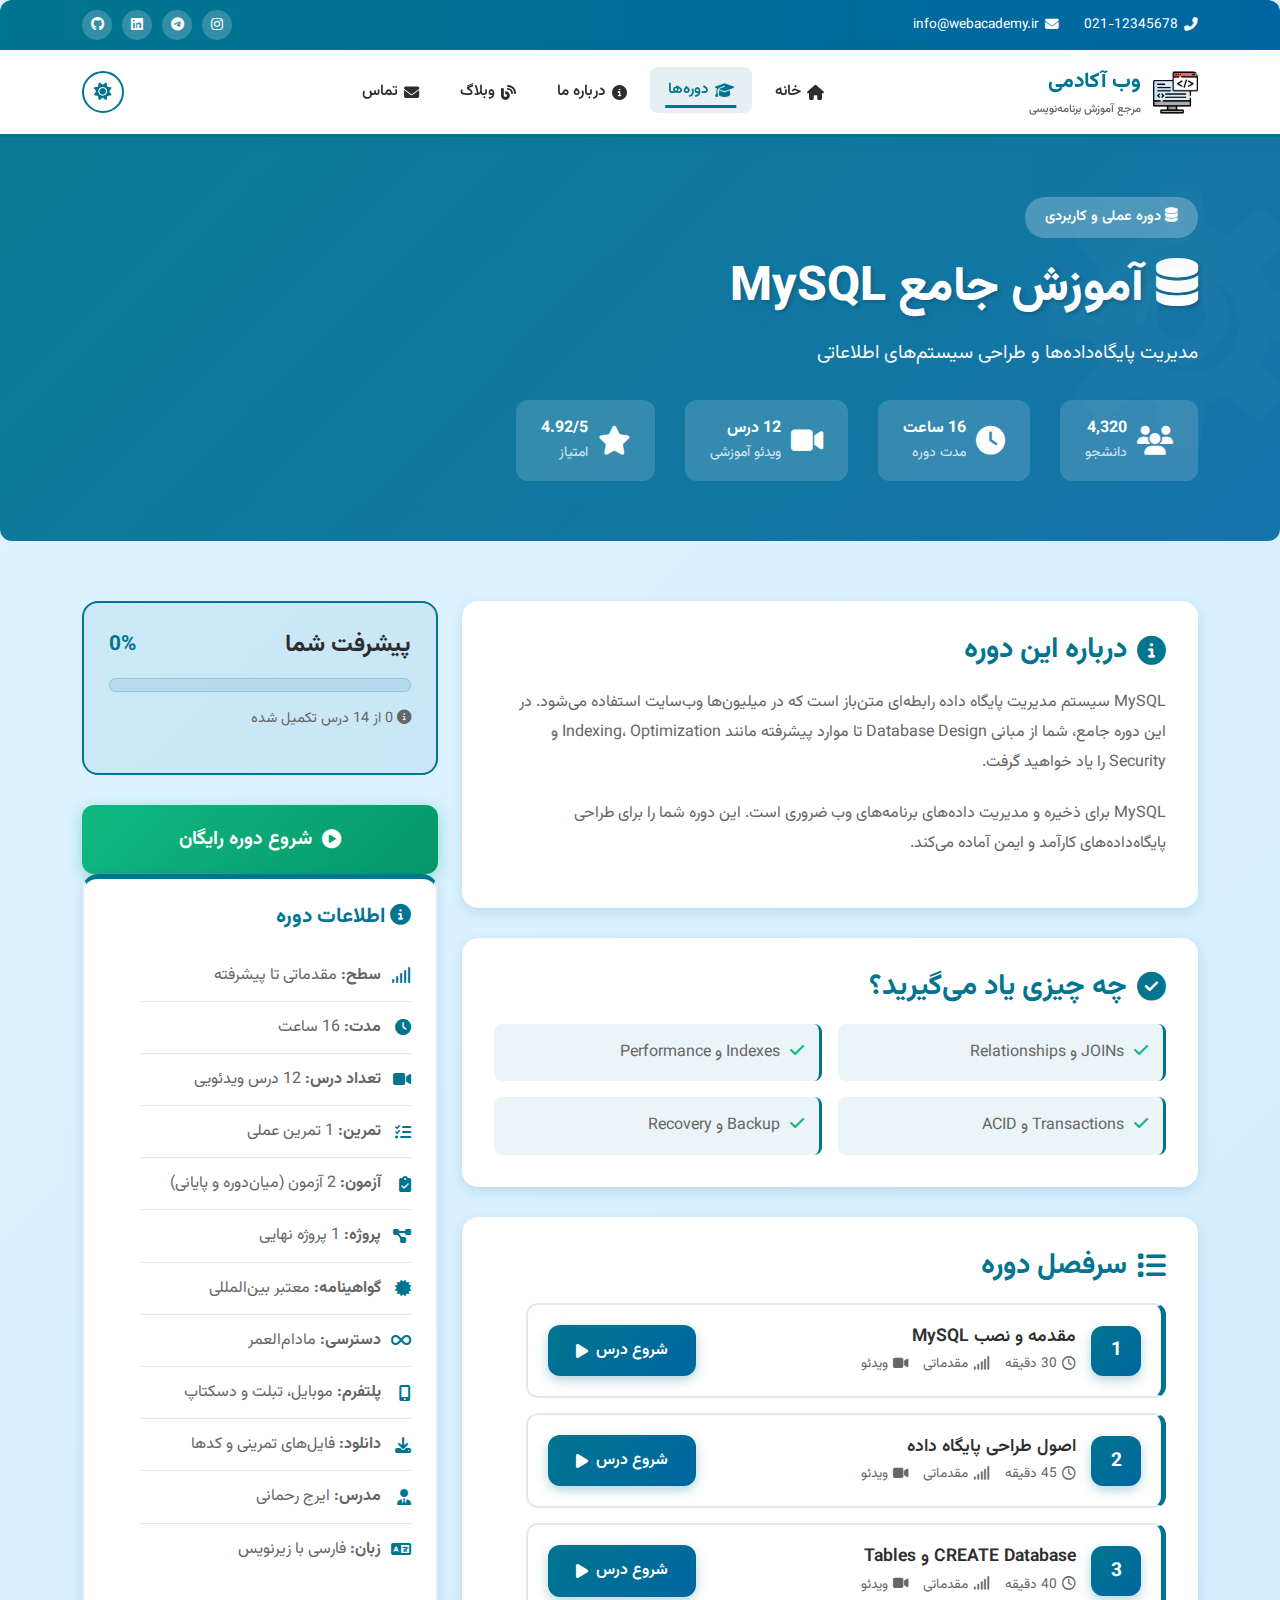
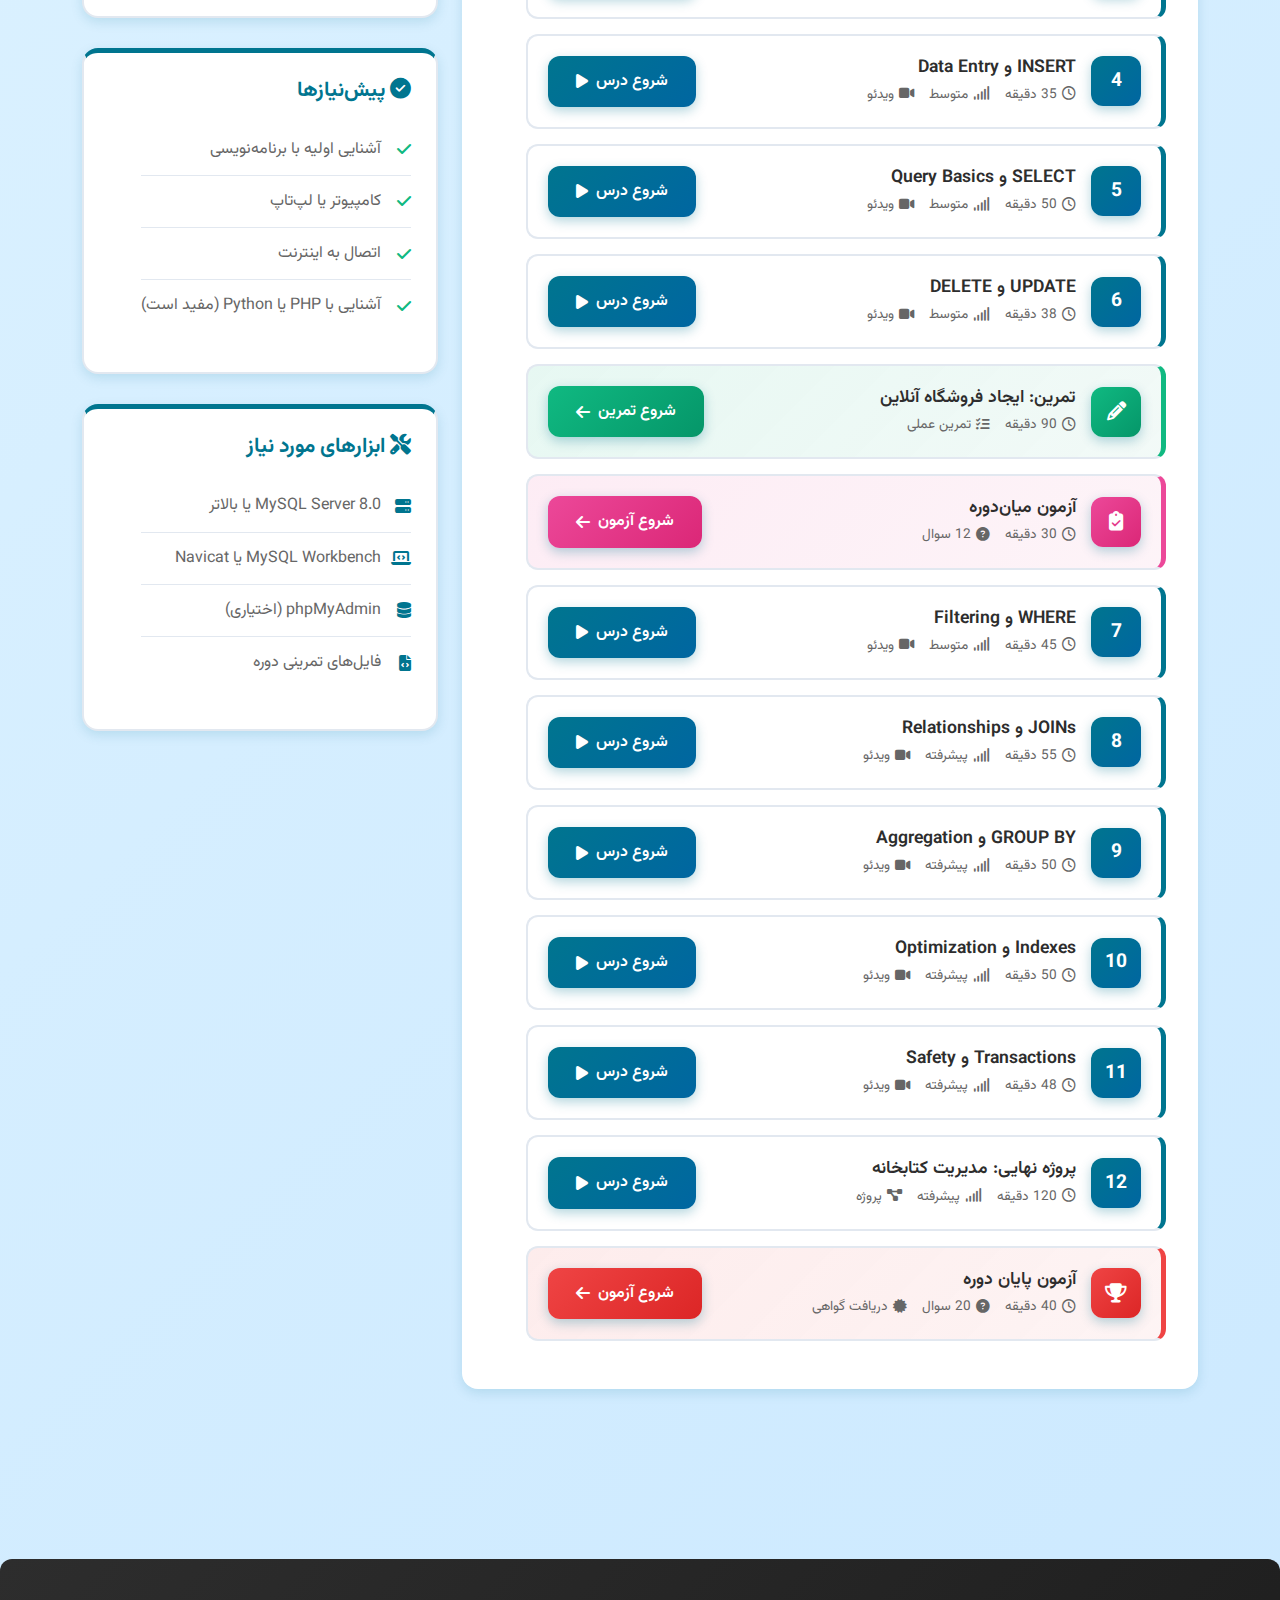
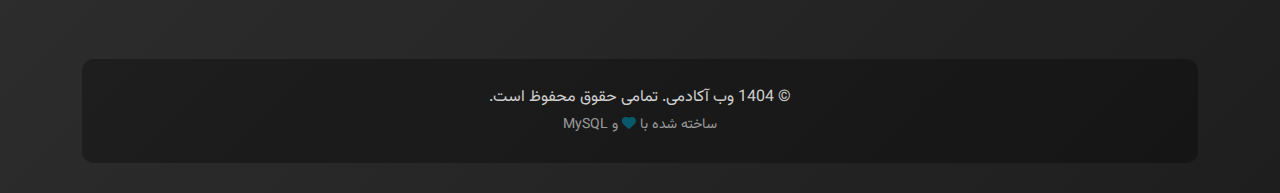
<file: course/mysql/index.html>
<!DOCTYPE html>
<html lang="fa" dir="rtl">
<head>
    <meta charset="UTF-8">
    <meta name="viewport" content="width=device-width, initial-scale=1.0">
    <meta name="description" content="آموزش کامل MySQL از صفر تا صد - مدیریت پایگاه داده">
    <title>دوره آموزش MySQL - وب آکادمی</title>
    <link rel="shortcut icon" href="../../image/2274766.png" type="image/x-icon">
    
    <!-- Bootstrap 5 CSS -->
    <link href="https://cdn.jsdelivr.net/npm/bootstrap@5.3.3/dist/css/bootstrap.min.css" rel="stylesheet">
    
    <!-- فونت Vazirmatn -->
    <link href="https://fonts.googleapis.com/css2?family=Vazirmatn:wght@300;400;500;600;700;800&display=swap" rel="stylesheet">
    
    <!-- Font Awesome -->
    <link rel="stylesheet" href="https://cdnjs.cloudflare.com/ajax/libs/font-awesome/6.4.0/css/all.min.css">
    
    <style>
        :root {
            --primary-color: #00758f;
            --secondary-color: #0066a1;
            --accent-color: #264de4;
            --success-color: #10b981;
            --warning-color: #f59e0b;
            --danger-color: #ef4444;
            --dark-color: #1e1e1e;
            --light-color: #ffffff;
            --text-dark: #2d2d2d;
            --text-light: #666666;
            --border-color: #e2e8f0;
            --shadow-sm: 0 2px 8px rgba(0, 117, 143, 0.1);
            --shadow-md: 0 4px 12px rgba(0, 117, 143, 0.15);
            --shadow-lg: 0 10px 30px rgba(0, 117, 143, 0.2);
            --shadow-xl: 0 20px 40px rgba(0, 117, 143, 0.25);
            --transition: all 0.3s cubic-bezier(0.4, 0, 0.2, 1);
            --radius-sm: 8px;
            --radius-md: 12px;
            --radius-lg: 16px;
            --radius-xl: 20px;
        }

        * {
            margin: 0;
            padding: 0;
            box-sizing: border-box;
        }

        body {
            font-family: 'Vazirmatn', sans-serif;
            background: linear-gradient(135deg, #e0f4ff 0%, #cce9ff 100%);
            color: var(--text-dark);
            line-height: 1.7;
            overflow-x: hidden;
        }

        /* تم تاریک */
        body.dark-mode {
            --light-color: #1a1a1a;
            --dark-color: #f8fafc;
            --text-dark: #f1f5f9;
            --text-light: #cbd5e1;
            --border-color: #3a3a3a;
            background: linear-gradient(135deg, #1a1a1a 0%, #2d2d2d 100%);
        }

        body.dark-mode .main-navbar,
        body.dark-mode .course-card,
        body.dark-mode .lesson-item,
        body.dark-mode .info-box {
            background: rgba(30, 30, 30, 0.95);
            border-color: #3a3a3a;
        }

        /* نوار بالایی */
        .top-info-bar {
            background: linear-gradient(90deg, var(--primary-color), var(--secondary-color));
            color: white;
            padding: 10px 0;
            font-size: 0.85rem;
            border-radius: 12px 12px 0px 0px;
        }

        .top-info-content {
            display: flex;
            justify-content: space-between;
            align-items: center;
        }

        .contact-info {
            display: flex;
            gap: 25px;
        }

        .contact-info span {
            display: flex;
            align-items: center;
            gap: 6px;
        }

        .social-links {
            display: flex;
            gap: 10px;
        }

        .social-links a {
            width: 30px;
            height: 30px;
            display: flex;
            align-items: center;
            justify-content: center;
            background: rgba(255, 255, 255, 0.2);
            border-radius: 50%;
            color: white;
            transition: var(--transition);
            text-decoration: none;
        }

        .social-links a:hover {
            background: rgba(255, 255, 255, 0.4);
            transform: translateY(-2px) rotate(10deg);
        }

        /* نوار ناوبری */
        .main-navbar {
            background: rgba(255, 255, 255, 0.98);
            backdrop-filter: blur(10px);
            box-shadow: 0 2px 12px rgba(0, 117, 143, 0.1);
            padding: 15px 0;
            position: sticky;
            top: 0;
            z-index: 1000;
            transition: var(--transition);
            border-bottom: 3px solid var(--primary-color);
        }

        .navbar-content {
            display: flex;
            justify-content: space-between;
            align-items: center;
        }

        .logo {
            display: flex;
            align-items: center;
            gap: 12px;
            text-decoration: none;
            color: var(--text-dark);
        }

        .logo img {
            width: 45px;
            height: 45px;
            border-radius: var(--radius-sm);
            transition: var(--transition);
        }

        .logo:hover img {
            transform: scale(1.1) rotate(5deg);
        }

        .logo-text {
            display: flex;
            flex-direction: column;
        }

        .logo-main {
            font-size: 1.3rem;
            font-weight: 800;
            color: var(--primary-color);
        }

        .logo-sub {
            font-size: 0.7rem;
            color: var(--text-light);
            font-weight: 500;
        }

        .nav-menu {
            display: flex;
            list-style: none;
            gap: 5px;
            margin: 0;
        }

        .nav-menu li a {
            display: flex;
            align-items: center;
            gap: 6px;
            padding: 10px 18px;
            color: var(--text-dark);
            text-decoration: none;
            font-weight: 600;
            font-size: 0.95rem;
            border-radius: var(--radius-sm);
            transition: var(--transition);
            position: relative;
        }

        .nav-menu li a::after {
            content: '';
            position: absolute;
            bottom: 5px;
            left: 50%;
            transform: translateX(-50%);
            width: 0;
            height: 3px;
            background: var(--primary-color);
            transition: var(--transition);
        }

        .nav-menu li a:hover::after,
        .nav-menu li a.active::after {
            width: 70%;
        }

        .nav-menu li a:hover,
        .nav-menu li a.active {
            background: linear-gradient(135deg, rgba(0, 117, 143, 0.1), rgba(0, 102, 161, 0.1));
            color: var(--primary-color);
            transform: translateY(-2px);
        }

        .nav-actions {
            display: flex;
            align-items: center;
            gap: 10px;
        }

        .theme-toggle {
            width: 42px;
            height: 42px;
            border: 2px solid var(--primary-color);
            border-radius: 50%;
            background: var(--light-color);
            color: var(--primary-color);
            cursor: pointer;
            display: flex;
            align-items: center;
            justify-content: center;
            font-size: 1.1rem;
            transition: var(--transition);
        }

        .theme-toggle:hover {
            background: var(--primary-color);
            color: white;
            transform: rotate(20deg) scale(1.1);
        }

        .menu-toggle {
            display: none;
            flex-direction: column;
            gap: 5px;
            width: 42px;
            height: 42px;
            border: none;
            background: transparent;
            cursor: pointer;
            padding: 8px;
        }

        .menu-toggle span {
            width: 100%;
            height: 3px;
            background: var(--primary-color);
            border-radius: 2px;
            transition: var(--transition);
        }

        /* هدر دوره */
        .course-header {
            background: linear-gradient(135deg, rgba(0, 117, 143, 0.95), rgba(0, 102, 161, 0.9));
            padding: 60px 0;
            color: white;
            border-radius: 0px 0px 12px 12px;
            position: relative;
            overflow: hidden;
        }

        .course-header::before {
            content: '⚙️';
            position: absolute;
            font-size: 15rem;
            opacity: 0.05;
            right: -50px;
            top: 50%;
            transform: translateY(-50%);
        }

        .course-badge {
            display: inline-block;
            background: rgba(255, 255, 255, 0.25);
            padding: 8px 20px;
            border-radius: var(--radius-xl);
            font-size: 0.9rem;
            font-weight: 600;
            margin-bottom: 20px;
            animation: pulse 2s infinite;
        }

        @keyframes pulse {
            0%, 100% { transform: scale(1); }
            50% { transform: scale(1.05); }
        }

        .course-header h1 {
            font-size: 3rem;
            font-weight: 800;
            margin-bottom: 20px;
            text-shadow: 2px 2px 4px rgba(0, 0, 0, 0.2);
        }

        .course-header p {
            font-size: 1.2rem;
            opacity: 0.95;
            margin-bottom: 30px;
        }

        .course-stats {
            display: flex;
            gap: 30px;
            flex-wrap: wrap;
        }

        .stat-item {
            display: flex;
            align-items: center;
            gap: 10px;
            background: rgba(255, 255, 255, 0.15);
            padding: 15px 25px;
            border-radius: var(--radius-md);
            transition: var(--transition);
            cursor: pointer;
        }

        .stat-item:hover {
            background: rgba(255, 255, 255, 0.25);
            transform: translateY(-5px);
        }

        .stat-item i {
            font-size: 1.8rem;
        }

        /* بخش محتوا */
        .course-content {
            padding: 60px 0;
        }

        .course-card {
            background: white;
            padding: 30px;
            border-radius: var(--radius-lg);
            box-shadow: var(--shadow-md);
            border: 2px solid transparent;
            margin-bottom: 30px;
            transition: var(--transition);
        }

        .course-card:hover {
            border-color: var(--primary-color);
            box-shadow: var(--shadow-lg);
        }

        .card-title {
            font-size: 1.8rem;
            font-weight: 700;
            margin-bottom: 20px;
            display: flex;
            align-items: center;
            gap: 10px;
            color: var(--primary-color);
        }

        /* لیست درس‌ها */
        .lessons-list {
            list-style: none;
        }

        .lesson-item {
            background: white;
            border: 2px solid var(--border-color);
            border-right: 5px solid var(--primary-color);
            border-radius: var(--radius-md);
            padding: 20px;
            margin-bottom: 15px;
            transition: var(--transition);
            display: flex;
            justify-content: space-between;
            align-items: center;
        }

        .lesson-item:hover {
            border-color: var(--primary-color);
            transform: translateX(5px);
            box-shadow: var(--shadow-md);
        }

        .lesson-info {
            display: flex;
            align-items: center;
            gap: 15px;
            flex: 1;
        }

        .lesson-number {
            width: 50px;
            height: 50px;
            background: linear-gradient(135deg, var(--primary-color), var(--secondary-color));
            border-radius: 12px;
            display: flex;
            align-items: center;
            justify-content: center;
            color: white;
            font-weight: 700;
            font-size: 1.2rem;
            box-shadow: 0 4px 12px rgba(0, 117, 143, 0.3);
        }

        .lesson-details h4 {
            font-size: 1.1rem;
            font-weight: 600;
            margin-bottom: 5px;
            color: var(--text-dark);
        }

        .lesson-meta {
            display: flex;
            gap: 15px;
            font-size: 0.85rem;
            color: var(--text-light);
        }

        .lesson-meta span {
            display: flex;
            align-items: center;
            gap: 5px;
        }

        .lesson-action {
            display: flex;
            align-items: center;
            gap: 10px;
        }

        .start-btn {
            background: linear-gradient(135deg, var(--primary-color), var(--secondary-color));
            color: white;
            padding: 12px 28px;
            border-radius: var(--radius-md);
            text-decoration: none;
            font-weight: 600;
            transition: var(--transition);
            display: flex;
            align-items: center;
            gap: 8px;
            box-shadow: 0 4px 12px rgba(0, 117, 143, 0.3);
        }

        .start-btn:hover {
            transform: translateY(-3px);
            box-shadow: var(--shadow-xl);
            color: white;
        }

        /* باکس اطلاعات */
        .info-box {
            background: white;
            padding: 25px;
            border-radius: var(--radius-lg);
            box-shadow: var(--shadow-md);
            border: 2px solid var(--border-color);
            border-top: 5px solid var(--primary-color);
            margin-bottom: 30px;
            transition: var(--transition);
        }

        .info-box:hover {
            border-color: var(--primary-color);
            transform: translateY(-5px);
            box-shadow: var(--shadow-lg);
        }

        .info-box h3 {
            font-size: 1.3rem;
            font-weight: 700;
            margin-bottom: 20px;
            color: var(--primary-color);
        }

        .info-list {
            list-style: none;
        }

        .info-list li {
            padding: 12px 0;
            border-bottom: 1px solid var(--border-color);
            display: flex;
            align-items: center;
            gap: 10px;
            color: var(--text-light);
            transition: var(--transition);
        }

        .info-list li:hover {
            color: var(--primary-color);
            transform: translateX(5px);
        }

        .info-list li:last-child {
            border-bottom: none;
        }

        .info-list i {
            color: var(--primary-color);
            width: 20px;
        }

        /* دکمه شروع دوره */
        .start-course-btn {
            width: 100%;
            background: linear-gradient(135deg, var(--success-color), #059669);
            color: white;
            padding: 18px;
            border: none;
            border-radius: var(--radius-md);
            font-size: 1.2rem;
            font-weight: 700;
            cursor: pointer;
            transition: var(--transition);
            display: flex;
            align-items: center;
            justify-content: center;
            gap: 10px;
            box-shadow: 0 4px 15px rgba(16, 185, 129, 0.4);
        }

        .start-course-btn:hover {
            transform: translateY(-3px) scale(1.02);
            box-shadow: 0 8px 25px rgba(16, 185, 129, 0.5);
        }

        /* پیشرفت دوره */
        .progress-box {
            background: linear-gradient(135deg, rgba(0, 117, 143, 0.08), rgba(0, 102, 161, 0.08));
            border: 2px solid var(--primary-color);
            padding: 25px;
            border-radius: var(--radius-lg);
            margin-bottom: 30px;
        }

        .progress-header {
            display: flex;
            justify-content: space-between;
            align-items: center;
            margin-bottom: 15px;
        }

        .progress-bar-container {
            height: 14px;
            background: rgba(0, 117, 143, 0.1);
            border-radius: 10px;
            overflow: hidden;
            position: relative;
            border: 1px solid rgba(0, 117, 143, 0.2);
        }

        .progress-bar-fill {
            height: 100%;
            background: linear-gradient(90deg, var(--primary-color), var(--secondary-color));
            border-radius: 10px;
            transition: width 0.5s ease;
            box-shadow: 0 0 10px rgba(0, 117, 143, 0.5);
        }

        /* فوتر */
        .main-footer {
            background: linear-gradient(135deg, #2d2d2d, #1e1e1e);
            color: white;
            padding: 60px 0 30px;
            margin-top: 80px;
            border-radius: 12px 12px 0px 0px;
        }

        .footer-bottom {
            background: rgba(0, 0, 0, 0.3);
            padding: 25px 0;
            margin-top: 40px;
            text-align: center;
            border-radius: 12px;
        }

        .copyright-text {
            margin: 0;
            color: rgba(255, 255, 255, 0.8);
        }

        /* دکمه بازگشت به بالا */
        .scroll-to-top {
            position: fixed;
            bottom: 30px;
            left: 30px;
            width: 50px;
            height: 50px;
            background: linear-gradient(135deg, var(--primary-color), var(--secondary-color));
            color: white;
            border: none;
            border-radius: 50%;
            font-size: 1.2rem;
            cursor: pointer;
            z-index: 1000;
            opacity: 0;
            visibility: hidden;
            transition: var(--transition);
            box-shadow: var(--shadow-lg);
        }

        .scroll-to-top.visible {
            opacity: 1;
            visibility: visible;
        }

        .scroll-to-top:hover {
            transform: translateY(-5px);
        }

        /* ریسپانسیو */
        @media (max-width: 991px) {
            .top-info-bar { display: none; }
            
            .nav-menu {
                position: fixed;
                top: 75px;
                right: -100%;
                width: 280px;
                height: calc(100vh - 75px);
                background: white;
                flex-direction: column;
                padding: 20px;
                box-shadow: var(--shadow-xl);
                transition: var(--transition);
                overflow-y: auto;
            }

            body.dark-mode .nav-menu {
                background: #1a1a1a;
            }

            .nav-menu.active { right: 0; }
            .menu-toggle { display: flex; }
            .course-header h1 { font-size: 2rem; }
            .course-stats { justify-content: center; }
        }

        @media (max-width: 768px) {
            .logo-text { display: none; }
            .lesson-item { flex-direction: column; gap: 15px; }
            .lesson-action { width: 100%; justify-content: space-between; }
        }
    </style>
</head>
<body>
    <!-- نوار بالا -->
    <div class="top-info-bar">
        <div class="container">
            <div class="top-info-content">
                <div class="contact-info">
                    <span><i class="fas fa-phone-alt"></i> 021-12345678</span>
                    <span><i class="fas fa-envelope"></i> info@webacademy.ir</span>
                </div>
                <div class="social-links">
                    <a href="#"><i class="fab fa-instagram"></i></a>
                    <a href="#"><i class="fab fa-telegram"></i></a>
                    <a href="#"><i class="fab fa-linkedin"></i></a>
                    <a href="#"><i class="fab fa-github"></i></a>
                </div>
            </div>
        </div>
    </div>

    <!-- نوار ناوبری -->
    <nav class="main-navbar">
        <div class="container">
            <div class="navbar-content">
                <a href="../../index.html" class="logo">
                    <img src="../../image/2274766.png" alt="لوگو">
                    <span class="logo-text">
                        <span class="logo-main">وب آکادمی</span>
                        <span class="logo-sub">مرجع آموزش برنامه‌نویسی</span>
                    </span>
                </a>

                <ul class="nav-menu" id="navMenu">
                    <li><a href="../../index.html"><i class="fas fa-home"></i> خانه</a></li>
                    <li><a href="../../courses_page.html" class="active"><i class="fas fa-graduation-cap"></i> دوره‌ها</a></li>
                    <li><a href="../../about_page.html"><i class="fas fa-info-circle"></i> درباره ما</a></li>
                    <li><a href="../../blog_page.html"><i class="fas fa-blog"></i> وبلاگ</a></li>
                    <li><a href="../../contact_page.html"><i class="fas fa-envelope"></i> تماس</a></li>
                </ul>

                <div class="nav-actions">
                    <button class="theme-toggle" id="themeToggle">
                        <i class="fas fa-sun"></i>
                    </button>
                    <button class="menu-toggle" id="menuToggle">
                        <span></span>
                        <span></span>
                        <span></span>
                    </button>
                </div>
            </div>
        </div>
    </nav>

    <!-- هدر دوره -->
    <header class="course-header">
        <div class="container">
            <div class="course-badge">
                <i class="fas fa-database"></i> دوره عملی و کاربردی
            </div>
            <h1><i class="fas fa-database"></i> آموزش جامع MySQL</h1>
            <p>مدیریت پایگاه‌داده‌ها و طراحی سیستم‌های اطلاعاتی</p>
            
            <div class="course-stats">
                <div class="stat-item">
                    <i class="fas fa-users"></i>
                    <div>
                        <strong>4,320</strong>
                        <small style="display: block; opacity: 0.8;">دانشجو</small>
                    </div>
                </div>
                <div class="stat-item">
                    <i class="fas fa-clock"></i>
                    <div>
                        <strong>16 ساعت</strong>
                        <small style="display: block; opacity: 0.8;">مدت دوره</small>
                    </div>
                </div>
                <div class="stat-item">
                    <i class="fas fa-video"></i>
                    <div>
                        <strong>12 درس</strong>
                        <small style="display: block; opacity: 0.8;">ویدئو آموزشی</small>
                    </div>
                </div>
                <div class="stat-item">
                    <i class="fas fa-star"></i>
                    <div>
                        <strong>4.92/5</strong>
                        <small style="display: block; opacity: 0.8;">امتیاز</small>
                    </div>
                </div>
            </div>
        </div>
    </header>

    <!-- محتوای دوره -->
    <section class="course-content">
        <div class="container">
            <div class="row">
                <!-- محتوای اصلی -->
                <div class="col-lg-8">
                    <!-- درباره دوره -->
                    <div class="course-card">
                        <h2 class="card-title">
                            <i class="fas fa-info-circle"></i>
                            درباره این دوره
                        </h2>
                        <p style="color: var(--text-light); line-height: 1.9; margin-bottom: 20px;">
                            MySQL سیستم مدیریت پایگاه داده رابطه‌ای متن‌باز است که در میلیون‌ها وب‌سایت استفاده می‌شود. در این دوره جامع، شما از مبانی Database Design تا موارد پیشرفته مانند Indexing، Optimization و Security را یاد خواهید گرفت.
                        </p>
                        <p style="color: var(--text-light); line-height: 1.9;">
                            MySQL برای ذخیره و مدیریت داده‌های برنامه‌های وب ضروری است. این دوره شما را برای طراحی پایگاه‌داده‌های کارآمد و ایمن آماده می‌کند.
                        </p>
                    </div>

                    <!-- چه چیزی یاد می‌گیرید -->
                    <div class="course-card">
                        <h2 class="card-title">
                            <i class="fas fa-check-circle"></i>
                            چه چیزی یاد می‌گیرید؟
                        </h2>
                        <div class="row g-3">
                            <div class="col-md-6">
                                <div style="display: flex; align-items: start; gap: 10px; padding: 15px; background: rgba(0, 117, 143, 0.08); border-radius: 8px; border-right: 3px solid var(--primary-color);">
                                    <i class="fas fa-check" style="color: var(--success-color); margin-top: 3px;"></i>
                                    <span style="color: var(--text-light);">JOINs و Relationships</span>
                                </div>
                            </div>
                            <div class="col-md-6">
                                <div style="display: flex; align-items: start; gap: 10px; padding: 15px; background: rgba(0, 117, 143, 0.08); border-radius: 8px; border-right: 3px solid var(--primary-color);">
                                    <i class="fas fa-check" style="color: var(--success-color); margin-top: 3px;"></i>
                                    <span style="color: var(--text-light);">Indexes و Performance</span>
                                </div>
                            </div>
                            <div class="col-md-6">
                                <div style="display: flex; align-items: start; gap: 10px; padding: 15px; background: rgba(0, 117, 143, 0.08); border-radius: 8px; border-right: 3px solid var(--primary-color);">
                                    <i class="fas fa-check" style="color: var(--success-color); margin-top: 3px;"></i>
                                    <span style="color: var(--text-light);">Transactions و ACID</span>
                                </div>
                            </div>
                            <div class="col-md-6">
                                <div style="display: flex; align-items: start; gap: 10px; padding: 15px; background: rgba(0, 117, 143, 0.08); border-radius: 8px; border-right: 3px solid var(--primary-color);">
                                    <i class="fas fa-check" style="color: var(--success-color); margin-top: 3px;"></i>
                                    <span style="color: var(--text-light);">Backup و Recovery</span>
                                </div>
                            </div>
                        </div>
                    </div>

                    <!-- سرفصل دوره -->
                    <div class="course-card">
                        <h2 class="card-title">
                            <i class="fas fa-list"></i>
                            سرفصل دوره
                        </h2>
                        
                        <ul class="lessons-list">
                            <!-- درس 1 -->
                            <li class="lesson-item">
                                <div class="lesson-info">
                                    <div class="lesson-number">1</div>
                                    <div class="lesson-details">
                                        <h4>مقدمه و نصب MySQL</h4>
                                        <div class="lesson-meta">
                                            <span><i class="far fa-clock"></i> 30 دقیقه</span>
                                            <span><i class="fas fa-signal"></i> مقدماتی</span>
                                            <span><i class="fas fa-video"></i> ویدئو</span>
                                        </div>
                                    </div>
                                </div>
                                <div class="lesson-action">
                                    <a href="./lesson-01.html" class="start-btn">
                                        شروع درس <i class="fas fa-play"></i>
                                    </a>
                                </div>
                            </li>

                            <!-- درس 2 -->
                            <li class="lesson-item">
                                <div class="lesson-info">
                                    <div class="lesson-number">2</div>
                                    <div class="lesson-details">
                                        <h4>اصول طراحی پایگاه داده</h4>
                                        <div class="lesson-meta">
                                            <span><i class="far fa-clock"></i> 45 دقیقه</span>
                                            <span><i class="fas fa-signal"></i> مقدماتی</span>
                                            <span><i class="fas fa-video"></i> ویدئو</span>
                                        </div>
                                    </div>
                                </div>
                                <div class="lesson-action">
                                    <a href="./lesson-02.html" class="start-btn">
                                        شروع درس <i class="fas fa-play"></i>
                                    </a>
                                </div>
                            </li>

                            <!-- درس 3 -->
                            <li class="lesson-item">
                                <div class="lesson-info">
                                    <div class="lesson-number">3</div>
                                    <div class="lesson-details">
                                        <h4>CREATE Database و Tables</h4>
                                        <div class="lesson-meta">
                                            <span><i class="far fa-clock"></i> 40 دقیقه</span>
                                            <span><i class="fas fa-signal"></i> مقدماتی</span>
                                            <span><i class="fas fa-video"></i> ویدئو</span>
                                        </div>
                                    </div>
                                </div>
                                <div class="lesson-action">
                                    <a href="./lesson-03.html" class="start-btn">
                                        شروع درس <i class="fas fa-play"></i>
                                    </a>
                                </div>
                            </li>

                            <!-- درس 4 -->
                            <li class="lesson-item">
                                <div class="lesson-info">
                                    <div class="lesson-number">4</div>
                                    <div class="lesson-details">
                                        <h4>INSERT و Data Entry</h4>
                                        <div class="lesson-meta">
                                            <span><i class="far fa-clock"></i> 35 دقیقه</span>
                                            <span><i class="fas fa-signal"></i> متوسط</span>
                                            <span><i class="fas fa-video"></i> ویدئو</span>
                                        </div>
                                    </div>
                                </div>
                                <div class="lesson-action">
                                    <a href="./lesson-04.html" class="start-btn">
                                        شروع درس <i class="fas fa-play"></i>
                                    </a>
                                </div>
                            </li>

                            <!-- درس 5 -->
                            <li class="lesson-item">
                                <div class="lesson-info">
                                    <div class="lesson-number">5</div>
                                    <div class="lesson-details">
                                        <h4>SELECT و Query Basics</h4>
                                        <div class="lesson-meta">
                                            <span><i class="far fa-clock"></i> 50 دقیقه</span>
                                            <span><i class="fas fa-signal"></i> متوسط</span>
                                            <span><i class="fas fa-video"></i> ویدئو</span>
                                        </div>
                                    </div>
                                </div>
                                <div class="lesson-action">
                                    <a href="./lesson-05.html" class="start-btn">
                                        شروع درس <i class="fas fa-play"></i>
                                    </a>
                                </div>
                            </li>

                            <!-- درس 6 -->
                            <li class="lesson-item">
                                <div class="lesson-info">
                                    <div class="lesson-number">6</div>
                                    <div class="lesson-details">
                                        <h4>UPDATE و DELETE</h4>
                                        <div class="lesson-meta">
                                            <span><i class="far fa-clock"></i> 38 دقیقه</span>
                                            <span><i class="fas fa-signal"></i> متوسط</span>
                                            <span><i class="fas fa-video"></i> ویدئو</span>
                                        </div>
                                    </div>
                                </div>
                                <div class="lesson-action">
                                    <a href="./lesson-06.html" class="start-btn">
                                        شروع درس <i class="fas fa-play"></i>
                                    </a>
                                </div>
                            </li>

                            <!-- تمرین 1 -->
                            <li class="lesson-item" style="background: linear-gradient(135deg, rgba(16, 185, 129, 0.1), rgba(5, 150, 105, 0.05)); border-right: 5px solid #10b981;">
                                <div class="lesson-info">
                                    <div class="lesson-number" style="background: linear-gradient(135deg, #10b981, #059669);">
                                        <i class="fas fa-pencil-alt"></i>
                                    </div>
                                    <div class="lesson-details">
                                        <h4>تمرین: ایجاد فروشگاه آنلاین</h4>
                                        <div class="lesson-meta">
                                            <span><i class="far fa-clock"></i> 90 دقیقه</span>
                                            <span><i class="fas fa-tasks"></i> تمرین عملی</span>
                                        </div>
                                    </div>
                                </div>
                                <div class="lesson-action">
                                    <a href="./train.html" class="start-btn" style="background: linear-gradient(135deg, #10b981, #059669);">
                                        شروع تمرین <i class="fas fa-arrow-left"></i>
                                    </a>
                                </div>
                            </li>

                            <!-- آزمون میان‌دوره -->
                            <li class="lesson-item" style="background: linear-gradient(135deg, rgba(236, 72, 153, 0.1), rgba(219, 39, 119, 0.05)); border-right: 5px solid #ec4899;">
                                <div class="lesson-info">
                                    <div class="lesson-number" style="background: linear-gradient(135deg, #ec4899, #db2777);">
                                        <i class="fas fa-clipboard-check"></i>
                                    </div>
                                    <div class="lesson-details">
                                        <h4>آزمون میان‌دوره</h4>
                                        <div class="lesson-meta">
                                            <span><i class="far fa-clock"></i> 30 دقیقه</span>
                                            <span><i class="fas fa-question-circle"></i> 12 سوال</span>
                                        </div>
                                    </div>
                                </div>
                                <div class="lesson-action">
                                    <a href="./mid-quiz.html" class="start-btn" style="background: linear-gradient(135deg, #ec4899, #db2777);">
                                        شروع آزمون <i class="fas fa-arrow-left"></i>
                                    </a>
                                </div>
                            </li>

                            <!-- درس 7 -->
                            <li class="lesson-item">
                                <div class="lesson-info">
                                    <div class="lesson-number">7</div>
                                    <div class="lesson-details">
                                        <h4>WHERE و Filtering</h4>
                                        <div class="lesson-meta">
                                            <span><i class="far fa-clock"></i> 45 دقیقه</span>
                                            <span><i class="fas fa-signal"></i> متوسط</span>
                                            <span><i class="fas fa-video"></i> ویدئو</span>
                                        </div>
                                    </div>
                                </div>
                                <div class="lesson-action">
                                    <a href="./lesson-07.html" class="start-btn">
                                        شروع درس <i class="fas fa-play"></i>
                                    </a>
                                </div>
                            </li>

                            <!-- درس 8 -->
                            <li class="lesson-item">
                                <div class="lesson-info">
                                    <div class="lesson-number">8</div>
                                    <div class="lesson-details">
                                        <h4>JOINs و Relationships</h4>
                                        <div class="lesson-meta">
                                            <span><i class="far fa-clock"></i> 55 دقیقه</span>
                                            <span><i class="fas fa-signal"></i> پیشرفته</span>
                                            <span><i class="fas fa-video"></i> ویدئو</span>
                                        </div>
                                    </div>
                                </div>
                                <div class="lesson-action">
                                    <a href="./lesson-08.html" class="start-btn">
                                        شروع درس <i class="fas fa-play"></i>
                                    </a>
                                </div>
                            </li>

                            <!-- درس 9 -->
                            <li class="lesson-item">
                                <div class="lesson-info">
                                    <div class="lesson-number">9</div>
                                    <div class="lesson-details">
                                        <h4>GROUP BY و Aggregation</h4>
                                        <div class="lesson-meta">
                                            <span><i class="far fa-clock"></i> 50 دقیقه</span>
                                            <span><i class="fas fa-signal"></i> پیشرفته</span>
                                            <span><i class="fas fa-video"></i> ویدئو</span>
                                        </div>
                                    </div>
                                </div>
                                <div class="lesson-action">
                                    <a href="./lesson-09.html" class="start-btn">
                                        شروع درس <i class="fas fa-play"></i>
                                    </a>
                                </div>
                            </li>

                            <!-- درس 10 -->
                            <li class="lesson-item">
                                <div class="lesson-info">
                                    <div class="lesson-number">10</div>
                                    <div class="lesson-details">
                                        <h4>Indexes و Optimization</h4>
                                        <div class="lesson-meta">
                                            <span><i class="far fa-clock"></i> 50 دقیقه</span>
                                            <span><i class="fas fa-signal"></i> پیشرفته</span>
                                            <span><i class="fas fa-video"></i> ویدئو</span>
                                        </div>
                                    </div>
                                </div>
                                <div class="lesson-action">
                                    <a href="./lesson-10.html" class="start-btn">
                                        شروع درس <i class="fas fa-play"></i>
                                    </a>
                                </div>
                            </li>

                            <!-- درس 11 -->
                            <li class="lesson-item">
                                <div class="lesson-info">
                                    <div class="lesson-number">11</div>
                                    <div class="lesson-details">
                                        <h4>Transactions و Safety</h4>
                                        <div class="lesson-meta">
                                            <span><i class="far fa-clock"></i> 48 دقیقه</span>
                                            <span><i class="fas fa-signal"></i> پیشرفته</span>
                                            <span><i class="fas fa-video"></i> ویدئو</span>
                                        </div>
                                    </div>
                                </div>
                                <div class="lesson-action">
                                    <a href="./lesson-11.html" class="start-btn">
                                        شروع درس <i class="fas fa-play"></i>
                                    </a>
                                </div>
                            </li>

                            <!-- درس 12 -->
                            <li class="lesson-item">
                                <div class="lesson-info">
                                    <div class="lesson-number">12</div>
                                    <div class="lesson-details">
                                        <h4>پروژه نهایی: مدیریت کتابخانه</h4>
                                        <div class="lesson-meta">
                                            <span><i class="far fa-clock"></i> 120 دقیقه</span>
                                            <span><i class="fas fa-signal"></i> پیشرفته</span>
                                            <span><i class="fas fa-project-diagram"></i> پروژه</span>
                                        </div>
                                    </div>
                                </div>
                                <div class="lesson-action">
                                    <a href="./lesson-12.html" class="start-btn">
                                        شروع درس <i class="fas fa-play"></i>
                                    </a>
                                </div>
                            </li>

                            <!-- آزمون پایانی -->
                            <li class="lesson-item" style="background: linear-gradient(135deg, rgba(239, 68, 68, 0.1), rgba(220, 38, 38, 0.05)); border-right: 5px solid #ef4444;">
                                <div class="lesson-info">
                                    <div class="lesson-number" style="background: linear-gradient(135deg, #ef4444, #dc2626);">
                                        <i class="fas fa-trophy"></i>
                                    </div>
                                    <div class="lesson-details">
                                        <h4>آزمون پایان دوره</h4>
                                        <div class="lesson-meta">
                                            <span><i class="far fa-clock"></i> 40 دقیقه</span>
                                            <span><i class="fas fa-question-circle"></i> 20 سوال</span>
                                            <span><i class="fas fa-certificate"></i> دریافت گواهی</span>
                                        </div>
                                    </div>
                                </div>
                                <div class="lesson-action">
                                    <a href="./final-quiz.html" class="start-btn" style="background: linear-gradient(135deg, #ef4444, #dc2626);">
                                        شروع آزمون <i class="fas fa-arrow-left"></i>
                                    </a>
                                </div>
                            </li>
                        </ul>
                    </div>
                </div>

                <!-- سایدبار -->
                <div class="col-lg-4">
                    <!-- پیشرفت دوره -->
                    <div class="progress-box">
                        <div class="progress-header">
                            <h4 style="margin: 0; color: var(--text-dark); font-weight: 700;">پیشرفت شما</h4>
                            <strong style="color: var(--primary-color); font-size: 1.3rem;">0%</strong>
                        </div>
                        <div class="progress-bar-container">
                            <div class="progress-bar-fill" style="width: 0%" id="progressBar"></div>
                        </div>
                        <p style="margin-top: 15px; color: var(--text-light); font-size: 0.9rem;">
                            <i class="fas fa-info-circle"></i> 0 از 14 درس تکمیل شده
                        </p>
                    </div>

                    <!-- دکمه شروع -->
                    <button class="start-course-btn" onclick="window.location.href='./lesson-01.html'">
                        <i class="fas fa-play-circle"></i>
                        شروع دوره رایگان
                    </button>

                    <!-- اطلاعات دوره -->
                    <div class="info-box">
                        <h3><i class="fas fa-info-circle"></i> اطلاعات دوره</h3>
                        <ul class="info-list">
                            <li>
                                <i class="fas fa-signal"></i>
                                <span><strong>سطح:</strong> مقدماتی تا پیشرفته</span>
                            </li>
                            <li>
                                <i class="fas fa-clock"></i>
                                <span><strong>مدت:</strong> 16 ساعت</span>
                            </li>
                            <li>
                                <i class="fas fa-video"></i>
                                <span><strong>تعداد درس:</strong> 12 درس ویدئویی</span>
                            </li>
                            <li>
                                <i class="fas fa-tasks"></i>
                                <span><strong>تمرین:</strong> 1 تمرین عملی</span>
                            </li>
                            <li>
                                <i class="fas fa-clipboard-check"></i>
                                <span><strong>آزمون:</strong> 2 آزمون (میان‌دوره و پایانی)</span>
                            </li>
                            <li>
                                <i class="fas fa-project-diagram"></i>
                                <span><strong>پروژه:</strong> 1 پروژه نهایی</span>
                            </li>
                            <li>
                                <i class="fas fa-certificate"></i>
                                <span><strong>گواهینامه:</strong> معتبر بین‌المللی</span>
                            </li>
                            <li>
                                <i class="fas fa-infinity"></i>
                                <span><strong>دسترسی:</strong> مادام‌العمر</span>
                            </li>
                            <li>
                                <i class="fas fa-mobile-alt"></i>
                                <span><strong>پلتفرم:</strong> موبایل، تبلت و دسکتاپ</span>
                            </li>
                            <li>
                                <i class="fas fa-download"></i>
                                <span><strong>دانلود:</strong> فایل‌های تمرینی و کدها</span>
                            </li>
                            <li>
                                <i class="fas fa-user-tie"></i>
                                <span><strong>مدرس:</strong> ایرج رحمانی</span>
                            </li>
                            <li>
                                <i class="fas fa-language"></i>
                                <span><strong>زبان:</strong> فارسی با زیرنویس</span>
                            </li>
                        </ul>
                    </div>

                    <!-- پیش‌نیازها -->
                    <div class="info-box">
                        <h3><i class="fas fa-check-circle"></i> پیش‌نیازها</h3>
                        <ul class="info-list">
                            <li>
                                <i class="fas fa-check" style="color: var(--success-color);"></i>
                                <span>آشنایی اولیه با برنامه‌نویسی</span>
                            </li>
                            <li>
                                <i class="fas fa-check" style="color: var(--success-color);"></i>
                                <span>کامپیوتر یا لپ‌تاپ</span>
                            </li>
                            <li>
                                <i class="fas fa-check" style="color: var(--success-color);"></i>
                                <span>اتصال به اینترنت</span>
                            </li>
                            <li>
                                <i class="fas fa-check" style="color: var(--success-color);"></i>
                                <span>آشنایی با PHP یا Python (مفید است)</span>
                            </li>
                        </ul>
                    </div>

                    <!-- ابزارهای مورد نیاز -->
                    <div class="info-box">
                        <h3><i class="fas fa-tools"></i> ابزارهای مورد نیاز</h3>
                        <ul class="info-list">
                            <li>
                                <i class="fas fa-server"></i>
                                <span>MySQL Server 8.0 یا بالاتر</span>
                            </li>
                            <li>
                                <i class="fas fa-laptop-code"></i>
                                <span>MySQL Workbench یا Navicat</span>
                            </li>
                            <li>
                                <i class="fas fa-database"></i>
                                <span>phpMyAdmin (اختیاری)</span>
                            </li>
                            <li>
                                <i class="fas fa-file-code"></i>
                                <span>فایل‌های تمرینی دوره</span>
                            </li>
                        </ul>
                    </div>
                </div>
            </div>
        </div>
    </section>

    <!-- فوتر -->
    <footer class="main-footer">
        <div class="container">
            <div class="footer-bottom">
                <p class="copyright-text">
                    © 1404 وب آکادمی. تمامی حقوق محفوظ است.
                    <br>
                    <small style="opacity: 0.7;">ساخته شده با <i class="fas fa-heart" style="color: #00758f;"></i> و MySQL</small>
                </p>
            </div>
        </div>
    </footer>

    <!-- دکمه بازگشت به بالا -->
    <button class="scroll-to-top" id="scrollToTop">
        <i class="fas fa-arrow-up"></i>
    </button>

    <script src="https://cdn.jsdelivr.net/npm/bootstrap@5.3.3/dist/js/bootstrap.bundle.min.js"></script>

    <script>
        // تم تاریک/روشن
        const themeToggle = document.getElementById('themeToggle');
        const body = document.body;
        const themeIcon = themeToggle.querySelector('i');

        const savedTheme = localStorage.getItem('theme');
        if (savedTheme === 'dark') {
            body.classList.add('dark-mode');
            themeIcon.classList.remove('fa-sun');
            themeIcon.classList.add('fa-moon');
        }

        themeToggle.addEventListener('click', () => {
            body.classList.toggle('dark-mode');
            if (body.classList.contains('dark-mode')) {
                themeIcon.classList.remove('fa-sun');
                themeIcon.classList.add('fa-moon');
                localStorage.setItem('theme', 'dark');
            } else {
                themeIcon.classList.remove('fa-moon');
                themeIcon.classList.add('fa-sun');
                localStorage.setItem('theme', 'light');
            }
        });

        // منوی موبایل
        const menuToggle = document.getElementById('menuToggle');
        const navMenu = document.getElementById('navMenu');

        menuToggle.addEventListener('click', () => {
            menuToggle.classList.toggle('active');
            navMenu.classList.toggle('active');
        });

        navMenu.querySelectorAll('a').forEach(link => {
            link.addEventListener('click', () => {
                navMenu.classList.remove('active');
                menuToggle.classList.remove('active');
            });
        });

        // بازگشت به بالا
        const scrollToTopBtn = document.getElementById('scrollToTop');
        window.addEventListener('scroll', () => {
            if (window.pageYOffset > 500) {
                scrollToTopBtn.classList.add('visible');
            } else {
                scrollToTopBtn.classList.remove('visible');
            }
        });

        scrollToTopBtn.addEventListener('click', () => {
            window.scrollTo({ top: 0, behavior: 'smooth' });
        });

        // ذخیره پیشرفت
        function updateProgress() {
            const completed = localStorage.getItem('mysql_course_progress') || 0;
            const total = 14;
            const percentage = (completed / total) * 100;
            document.getElementById('progressBar').style.width = percentage + '%';
            
            const progressText = document.querySelector('.progress-box p');
            progressText.innerHTML = `<i class="fas fa-info-circle"></i> ${completed} از ${total} درس تکمیل شده`;
            
            const percentageText = document.querySelector('.progress-header strong');
            percentageText.textContent = Math.round(percentage) + '%';
        }

        updateProgress();

        // انیمیشن آمار
        const stats = document.querySelectorAll('.stat-item strong');
        stats.forEach(stat => {
            stat.addEventListener('mouseenter', () => {
                stat.style.transform = 'scale(1.2)';
                stat.style.transition = 'transform 0.3s ease';
            });
            stat.addEventListener('mouseleave', () => {
                stat.style.transform = 'scale(1)';
            });
        });

        // افکت هاور روی دروس
        const lessonItems = document.querySelectorAll('.lesson-item');
        lessonItems.forEach(item => {
            item.addEventListener('mouseenter', function() {
                this.style.transform = 'translateX(10px)';
            });
            item.addEventListener('mouseleave', function() {
                this.style.transform = 'translateX(0)';
            });
        });

        // کلیک روی آیتم‌های info-list
        const infoItems = document.querySelectorAll('.info-list li');
        infoItems.forEach(item => {
            item.addEventListener('click', function() {
                this.style.background = 'rgba(0, 117, 143, 0.08)';
                setTimeout(() => {
                    this.style.background = 'transparent';
                }, 300);
            });
        });
    </script>
</body>
</html>
</file>
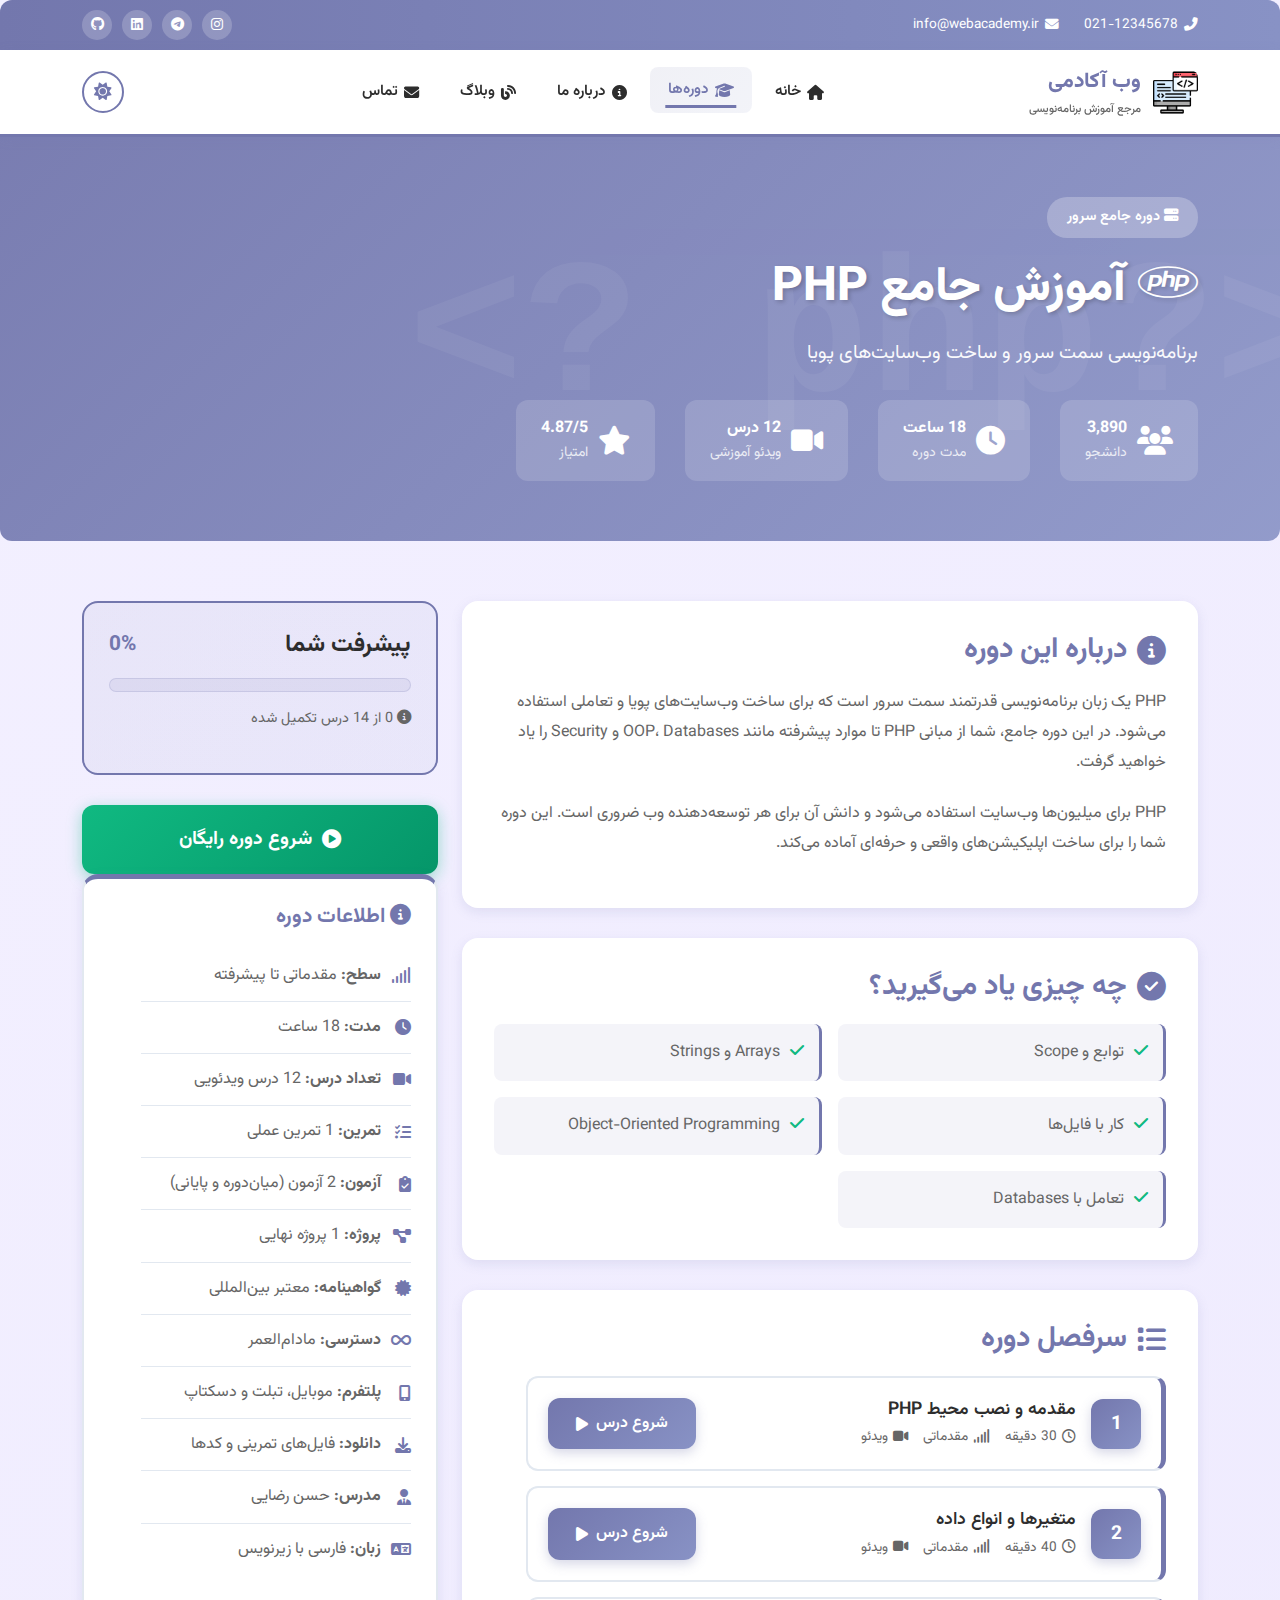
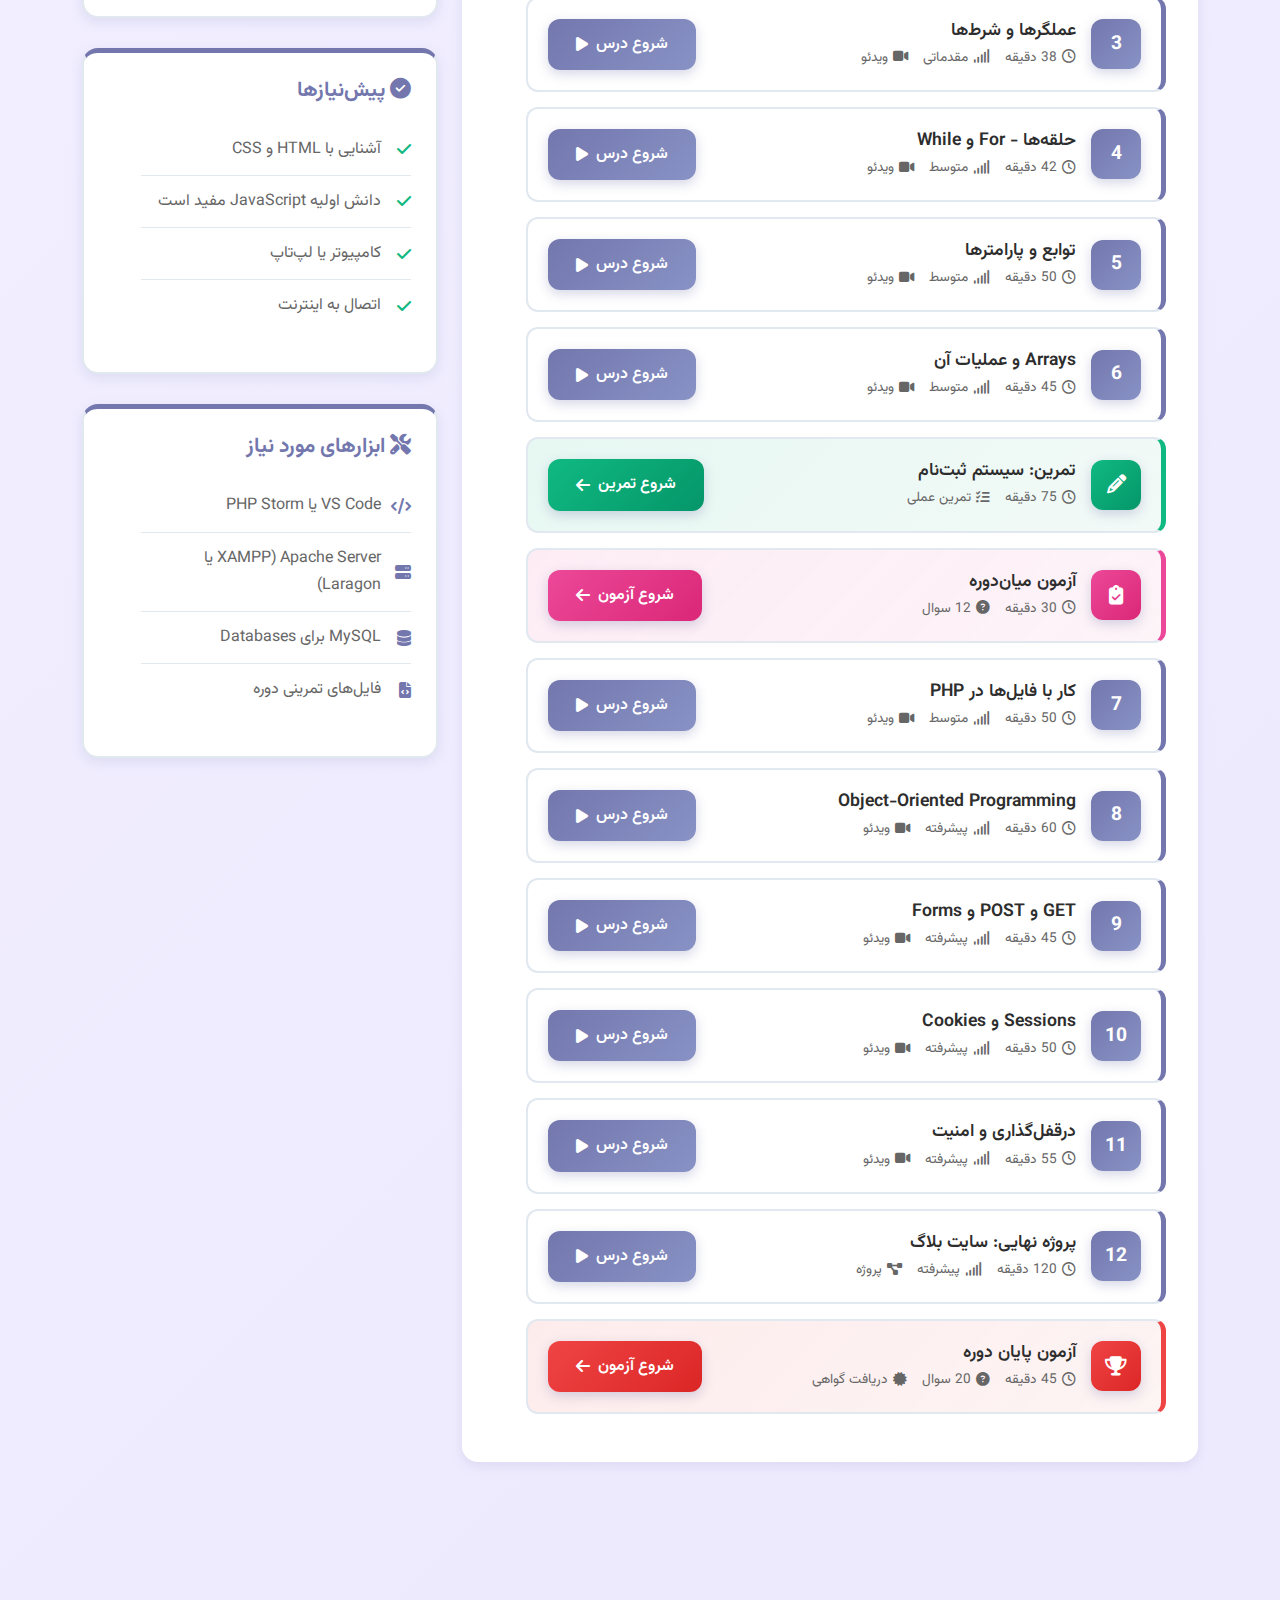
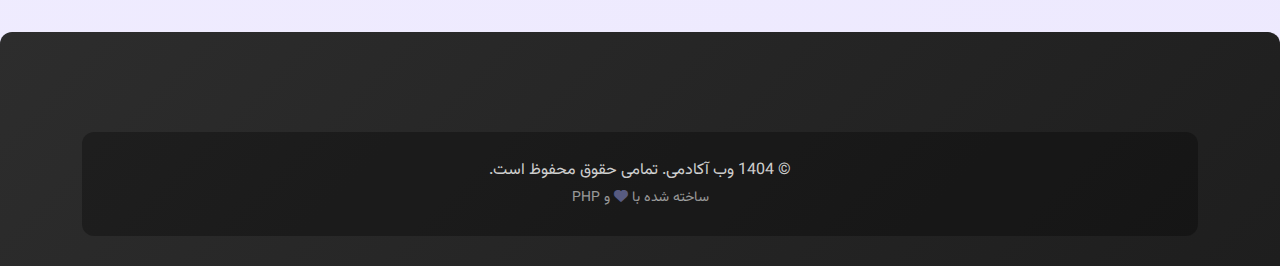
<file: course/php/index.html>
<!DOCTYPE html>
<html lang="fa" dir="rtl">
<head>
    <meta charset="UTF-8">
    <meta name="viewport" content="width=device-width, initial-scale=1.0">
    <meta name="description" content="آموزش کامل PHP از صفر تا صد - برنامه‌نویسی سمت سرور">
    <title>دوره آموزش PHP - وب آکادمی</title>
    <link rel="shortcut icon" href="../../image/2274766.png" type="image/x-icon">
    
    <!-- Bootstrap 5 CSS -->
    <link href="https://cdn.jsdelivr.net/npm/bootstrap@5.3.3/dist/css/bootstrap.min.css" rel="stylesheet">
    
    <!-- فونت Vazirmatn -->
    <link href="https://fonts.googleapis.com/css2?family=Vazirmatn:wght@300;400;500;600;700;800&display=swap" rel="stylesheet">
    
    <!-- Font Awesome -->
    <link rel="stylesheet" href="https://cdnjs.cloudflare.com/ajax/libs/font-awesome/6.4.0/css/all.min.css">
    
    <style>
        :root {
            --primary-color: #7377ad;
            --secondary-color: #8892c5;
            --accent-color: #264de4;
            --success-color: #10b981;
            --warning-color: #f59e0b;
            --danger-color: #ef4444;
            --dark-color: #1e1e1e;
            --light-color: #ffffff;
            --text-dark: #2d2d2d;
            --text-light: #666666;
            --border-color: #e2e8f0;
            --shadow-sm: 0 2px 8px rgba(115, 119, 173, 0.1);
            --shadow-md: 0 4px 12px rgba(115, 119, 173, 0.15);
            --shadow-lg: 0 10px 30px rgba(115, 119, 173, 0.2);
            --shadow-xl: 0 20px 40px rgba(115, 119, 173, 0.25);
            --transition: all 0.3s cubic-bezier(0.4, 0, 0.2, 1);
            --radius-sm: 8px;
            --radius-md: 12px;
            --radius-lg: 16px;
            --radius-xl: 20px;
        }

        * {
            margin: 0;
            padding: 0;
            box-sizing: border-box;
        }

        body {
            font-family: 'Vazirmatn', sans-serif;
            background: linear-gradient(135deg, #f3f0ff 0%, #ede9fe 100%);
            color: var(--text-dark);
            line-height: 1.7;
            overflow-x: hidden;
        }

        /* تم تاریک */
        body.dark-mode {
            --light-color: #1a1a1a;
            --dark-color: #f8fafc;
            --text-dark: #f1f5f9;
            --text-light: #cbd5e1;
            --border-color: #3a3a3a;
            background: linear-gradient(135deg, #1a1a1a 0%, #2d2d2d 100%);
        }

        body.dark-mode .main-navbar,
        body.dark-mode .course-card,
        body.dark-mode .lesson-item,
        body.dark-mode .info-box {
            background: rgba(30, 30, 30, 0.95);
            border-color: #3a3a3a;
        }

        /* نوار بالایی */
        .top-info-bar {
            background: linear-gradient(90deg, var(--primary-color), var(--secondary-color));
            color: white;
            padding: 10px 0;
            font-size: 0.85rem;
            border-radius: 12px 12px 0px 0px;
        }

        .top-info-content {
            display: flex;
            justify-content: space-between;
            align-items: center;
        }

        .contact-info {
            display: flex;
            gap: 25px;
        }

        .contact-info span {
            display: flex;
            align-items: center;
            gap: 6px;
        }

        .social-links {
            display: flex;
            gap: 10px;
        }

        .social-links a {
            width: 30px;
            height: 30px;
            display: flex;
            align-items: center;
            justify-content: center;
            background: rgba(255, 255, 255, 0.2);
            border-radius: 50%;
            color: white;
            transition: var(--transition);
            text-decoration: none;
        }

        .social-links a:hover {
            background: rgba(255, 255, 255, 0.4);
            transform: translateY(-2px) rotate(10deg);
        }

        /* نوار ناوبری */
        .main-navbar {
            background: rgba(255, 255, 255, 0.98);
            backdrop-filter: blur(10px);
            box-shadow: 0 2px 12px rgba(115, 119, 173, 0.1);
            padding: 15px 0;
            position: sticky;
            top: 0;
            z-index: 1000;
            transition: var(--transition);
            border-bottom: 3px solid var(--primary-color);
        }

        .navbar-content {
            display: flex;
            justify-content: space-between;
            align-items: center;
        }

        .logo {
            display: flex;
            align-items: center;
            gap: 12px;
            text-decoration: none;
            color: var(--text-dark);
        }

        .logo img {
            width: 45px;
            height: 45px;
            border-radius: var(--radius-sm);
            transition: var(--transition);
        }

        .logo:hover img {
            transform: scale(1.1) rotate(5deg);
        }

        .logo-text {
            display: flex;
            flex-direction: column;
        }

        .logo-main {
            font-size: 1.3rem;
            font-weight: 800;
            color: var(--primary-color);
        }

        .logo-sub {
            font-size: 0.7rem;
            color: var(--text-light);
            font-weight: 500;
        }

        .nav-menu {
            display: flex;
            list-style: none;
            gap: 5px;
            margin: 0;
        }

        .nav-menu li a {
            display: flex;
            align-items: center;
            gap: 6px;
            padding: 10px 18px;
            color: var(--text-dark);
            text-decoration: none;
            font-weight: 600;
            font-size: 0.95rem;
            border-radius: var(--radius-sm);
            transition: var(--transition);
            position: relative;
        }

        .nav-menu li a::after {
            content: '';
            position: absolute;
            bottom: 5px;
            left: 50%;
            transform: translateX(-50%);
            width: 0;
            height: 3px;
            background: var(--primary-color);
            transition: var(--transition);
        }

        .nav-menu li a:hover::after,
        .nav-menu li a.active::after {
            width: 70%;
        }

        .nav-menu li a:hover,
        .nav-menu li a.active {
            background: linear-gradient(135deg, rgba(115, 119, 173, 0.1), rgba(136, 146, 197, 0.1));
            color: var(--primary-color);
            transform: translateY(-2px);
        }

        .nav-actions {
            display: flex;
            align-items: center;
            gap: 10px;
        }

        .theme-toggle {
            width: 42px;
            height: 42px;
            border: 2px solid var(--primary-color);
            border-radius: 50%;
            background: var(--light-color);
            color: var(--primary-color);
            cursor: pointer;
            display: flex;
            align-items: center;
            justify-content: center;
            font-size: 1.1rem;
            transition: var(--transition);
        }

        .theme-toggle:hover {
            background: var(--primary-color);
            color: white;
            transform: rotate(20deg) scale(1.1);
        }

        .menu-toggle {
            display: none;
            flex-direction: column;
            gap: 5px;
            width: 42px;
            height: 42px;
            border: none;
            background: transparent;
            cursor: pointer;
            padding: 8px;
        }

        .menu-toggle span {
            width: 100%;
            height: 3px;
            background: var(--primary-color);
            border-radius: 2px;
            transition: var(--transition);
        }

        /* هدر دوره */
        .course-header {
            background: linear-gradient(135deg, rgba(115, 119, 173, 0.95), rgba(136, 146, 197, 0.9));
            padding: 60px 0;
            color: white;
            border-radius: 0px 0px 12px 12px;
            position: relative;
            overflow: hidden;
        }

        .course-header::before {
            content: '<?php ?>';
            position: absolute;
            font-size: 12rem;
            font-weight: 900;
            opacity: 0.05;
            right: -50px;
            top: 50%;
            transform: translateY(-50%);
            font-family: monospace;
        }

        .course-badge {
            display: inline-block;
            background: rgba(255, 255, 255, 0.25);
            padding: 8px 20px;
            border-radius: var(--radius-xl);
            font-size: 0.9rem;
            font-weight: 600;
            margin-bottom: 20px;
            animation: pulse 2s infinite;
        }

        @keyframes pulse {
            0%, 100% { transform: scale(1); }
            50% { transform: scale(1.05); }
        }

        .course-header h1 {
            font-size: 3rem;
            font-weight: 800;
            margin-bottom: 20px;
            text-shadow: 2px 2px 4px rgba(0, 0, 0, 0.2);
        }

        .course-header p {
            font-size: 1.2rem;
            opacity: 0.95;
            margin-bottom: 30px;
        }

        .course-stats {
            display: flex;
            gap: 30px;
            flex-wrap: wrap;
        }

        .stat-item {
            display: flex;
            align-items: center;
            gap: 10px;
            background: rgba(255, 255, 255, 0.15);
            padding: 15px 25px;
            border-radius: var(--radius-md);
            transition: var(--transition);
            cursor: pointer;
        }

        .stat-item:hover {
            background: rgba(255, 255, 255, 0.25);
            transform: translateY(-5px);
        }

        .stat-item i {
            font-size: 1.8rem;
        }

        /* بخش محتوا */
        .course-content {
            padding: 60px 0;
        }

        .course-card {
            background: white;
            padding: 30px;
            border-radius: var(--radius-lg);
            box-shadow: var(--shadow-md);
            border: 2px solid transparent;
            margin-bottom: 30px;
            transition: var(--transition);
        }

        .course-card:hover {
            border-color: var(--primary-color);
            box-shadow: var(--shadow-lg);
        }

        .card-title {
            font-size: 1.8rem;
            font-weight: 700;
            margin-bottom: 20px;
            display: flex;
            align-items: center;
            gap: 10px;
            color: var(--primary-color);
        }

        /* لیست درس‌ها */
        .lessons-list {
            list-style: none;
        }

        .lesson-item {
            background: white;
            border: 2px solid var(--border-color);
            border-right: 5px solid var(--primary-color);
            border-radius: var(--radius-md);
            padding: 20px;
            margin-bottom: 15px;
            transition: var(--transition);
            display: flex;
            justify-content: space-between;
            align-items: center;
        }

        .lesson-item:hover {
            border-color: var(--primary-color);
            transform: translateX(5px);
            box-shadow: var(--shadow-md);
        }

        .lesson-info {
            display: flex;
            align-items: center;
            gap: 15px;
            flex: 1;
        }

        .lesson-number {
            width: 50px;
            height: 50px;
            background: linear-gradient(135deg, var(--primary-color), var(--secondary-color));
            border-radius: 12px;
            display: flex;
            align-items: center;
            justify-content: center;
            color: white;
            font-weight: 700;
            font-size: 1.2rem;
            box-shadow: 0 4px 12px rgba(115, 119, 173, 0.3);
        }

        .lesson-details h4 {
            font-size: 1.1rem;
            font-weight: 600;
            margin-bottom: 5px;
            color: var(--text-dark);
        }

        .lesson-meta {
            display: flex;
            gap: 15px;
            font-size: 0.85rem;
            color: var(--text-light);
        }

        .lesson-meta span {
            display: flex;
            align-items: center;
            gap: 5px;
        }

        .lesson-action {
            display: flex;
            align-items: center;
            gap: 10px;
        }

        .start-btn {
            background: linear-gradient(135deg, var(--primary-color), var(--secondary-color));
            color: white;
            padding: 12px 28px;
            border-radius: var(--radius-md);
            text-decoration: none;
            font-weight: 600;
            transition: var(--transition);
            display: flex;
            align-items: center;
            gap: 8px;
            box-shadow: 0 4px 12px rgba(115, 119, 173, 0.3);
        }

        .start-btn:hover {
            transform: translateY(-3px);
            box-shadow: var(--shadow-xl);
            color: white;
        }

        /* باکس اطلاعات */
        .info-box {
            background: white;
            padding: 25px;
            border-radius: var(--radius-lg);
            box-shadow: var(--shadow-md);
            border: 2px solid var(--border-color);
            border-top: 5px solid var(--primary-color);
            margin-bottom: 30px;
            transition: var(--transition);
        }

        .info-box:hover {
            border-color: var(--primary-color);
            transform: translateY(-5px);
            box-shadow: var(--shadow-lg);
        }

        .info-box h3 {
            font-size: 1.3rem;
            font-weight: 700;
            margin-bottom: 20px;
            color: var(--primary-color);
        }

        .info-list {
            list-style: none;
        }

        .info-list li {
            padding: 12px 0;
            border-bottom: 1px solid var(--border-color);
            display: flex;
            align-items: center;
            gap: 10px;
            color: var(--text-light);
            transition: var(--transition);
        }

        .info-list li:hover {
            color: var(--primary-color);
            transform: translateX(5px);
        }

        .info-list li:last-child {
            border-bottom: none;
        }

        .info-list i {
            color: var(--primary-color);
            width: 20px;
        }

        /* دکمه شروع دوره */
        .start-course-btn {
            width: 100%;
            background: linear-gradient(135deg, var(--success-color), #059669);
            color: white;
            padding: 18px;
            border: none;
            border-radius: var(--radius-md);
            font-size: 1.2rem;
            font-weight: 700;
            cursor: pointer;
            transition: var(--transition);
            display: flex;
            align-items: center;
            justify-content: center;
            gap: 10px;
            box-shadow: 0 4px 15px rgba(16, 185, 129, 0.4);
        }

        .start-course-btn:hover {
            transform: translateY(-3px) scale(1.02);
            box-shadow: 0 8px 25px rgba(16, 185, 129, 0.5);
        }

        /* پیشرفت دوره */
        .progress-box {
            background: linear-gradient(135deg, rgba(115, 119, 173, 0.08), rgba(136, 146, 197, 0.08));
            border: 2px solid var(--primary-color);
            padding: 25px;
            border-radius: var(--radius-lg);
            margin-bottom: 30px;
        }

        .progress-header {
            display: flex;
            justify-content: space-between;
            align-items: center;
            margin-bottom: 15px;
        }

        .progress-bar-container {
            height: 14px;
            background: rgba(115, 119, 173, 0.1);
            border-radius: 10px;
            overflow: hidden;
            position: relative;
            border: 1px solid rgba(115, 119, 173, 0.2);
        }

        .progress-bar-fill {
            height: 100%;
            background: linear-gradient(90deg, var(--primary-color), var(--secondary-color));
            border-radius: 10px;
            transition: width 0.5s ease;
            box-shadow: 0 0 10px rgba(115, 119, 173, 0.5);
        }

        /* فوتر */
        .main-footer {
            background: linear-gradient(135deg, #2d2d2d, #1e1e1e);
            color: white;
            padding: 60px 0 30px;
            margin-top: 80px;
            border-radius: 12px 12px 0px 0px;
        }

        .footer-bottom {
            background: rgba(0, 0, 0, 0.3);
            padding: 25px 0;
            margin-top: 40px;
            text-align: center;
            border-radius: 12px;
        }

        .copyright-text {
            margin: 0;
            color: rgba(255, 255, 255, 0.8);
        }

        /* دکمه بازگشت به بالا */
        .scroll-to-top {
            position: fixed;
            bottom: 30px;
            left: 30px;
            width: 50px;
            height: 50px;
            background: linear-gradient(135deg, var(--primary-color), var(--secondary-color));
            color: white;
            border: none;
            border-radius: 50%;
            font-size: 1.2rem;
            cursor: pointer;
            z-index: 1000;
            opacity: 0;
            visibility: hidden;
            transition: var(--transition);
            box-shadow: var(--shadow-lg);
        }

        .scroll-to-top.visible {
            opacity: 1;
            visibility: visible;
        }

        .scroll-to-top:hover {
            transform: translateY(-5px);
        }

        /* ریسپانسیو */
        @media (max-width: 991px) {
            .top-info-bar { display: none; }
            
            .nav-menu {
                position: fixed;
                top: 75px;
                right: -100%;
                width: 280px;
                height: calc(100vh - 75px);
                background: white;
                flex-direction: column;
                padding: 20px;
                box-shadow: var(--shadow-xl);
                transition: var(--transition);
                overflow-y: auto;
            }

            body.dark-mode .nav-menu {
                background: #1a1a1a;
            }

            .nav-menu.active { right: 0; }
            .menu-toggle { display: flex; }
            .course-header h1 { font-size: 2rem; }
            .course-stats { justify-content: center; }
        }

        @media (max-width: 768px) {
            .logo-text { display: none; }
            .lesson-item { flex-direction: column; gap: 15px; }
            .lesson-action { width: 100%; justify-content: space-between; }
        }
    </style>
</head>
<body>
    <!-- نوار بالا -->
    <div class="top-info-bar">
        <div class="container">
            <div class="top-info-content">
                <div class="contact-info">
                    <span><i class="fas fa-phone-alt"></i> 021-12345678</span>
                    <span><i class="fas fa-envelope"></i> info@webacademy.ir</span>
                </div>
                <div class="social-links">
                    <a href="#"><i class="fab fa-instagram"></i></a>
                    <a href="#"><i class="fab fa-telegram"></i></a>
                    <a href="#"><i class="fab fa-linkedin"></i></a>
                    <a href="#"><i class="fab fa-github"></i></a>
                </div>
            </div>
        </div>
    </div>

    <!-- نوار ناوبری -->
    <nav class="main-navbar">
        <div class="container">
            <div class="navbar-content">
                <a href="../../index.html" class="logo">
                    <img src="../../image/2274766.png" alt="لوگو">
                    <span class="logo-text">
                        <span class="logo-main">وب آکادمی</span>
                        <span class="logo-sub">مرجع آموزش برنامه‌نویسی</span>
                    </span>
                </a>

                <ul class="nav-menu" id="navMenu">
                    <li><a href="../../index.html"><i class="fas fa-home"></i> خانه</a></li>
                    <li><a href="../../courses_page.html" class="active"><i class="fas fa-graduation-cap"></i> دوره‌ها</a></li>
                    <li><a href="../../about_page.html"><i class="fas fa-info-circle"></i> درباره ما</a></li>
                    <li><a href="../../blog_page.html"><i class="fas fa-blog"></i> وبلاگ</a></li>
                    <li><a href="../../contact_page.html"><i class="fas fa-envelope"></i> تماس</a></li>
                </ul>

                <div class="nav-actions">
                    <button class="theme-toggle" id="themeToggle">
                        <i class="fas fa-sun"></i>
                    </button>
                    <button class="menu-toggle" id="menuToggle">
                        <span></span>
                        <span></span>
                        <span></span>
                    </button>
                </div>
            </div>
        </div>
    </nav>

    <!-- هدر دوره -->
    <header class="course-header">
        <div class="container">
            <div class="course-badge">
                <i class="fas fa-server"></i> دوره جامع سرور
            </div>
            <h1><i class="fab fa-php"></i> آموزش جامع PHP</h1>
            <p>برنامه‌نویسی سمت سرور و ساخت وب‌سایت‌های پویا</p>
            
            <div class="course-stats">
                <div class="stat-item">
                    <i class="fas fa-users"></i>
                    <div>
                        <strong>3,890</strong>
                        <small style="display: block; opacity: 0.8;">دانشجو</small>
                    </div>
                </div>
                <div class="stat-item">
                    <i class="fas fa-clock"></i>
                    <div>
                        <strong>18 ساعت</strong>
                        <small style="display: block; opacity: 0.8;">مدت دوره</small>
                    </div>
                </div>
                <div class="stat-item">
                    <i class="fas fa-video"></i>
                    <div>
                        <strong>12 درس</strong>
                        <small style="display: block; opacity: 0.8;">ویدئو آموزشی</small>
                    </div>
                </div>
                <div class="stat-item">
                    <i class="fas fa-star"></i>
                    <div>
                        <strong>4.87/5</strong>
                        <small style="display: block; opacity: 0.8;">امتیاز</small>
                    </div>
                </div>
            </div>
        </div>
    </header>

    <!-- محتوای دوره -->
    <section class="course-content">
        <div class="container">
            <div class="row">
                <!-- محتوای اصلی -->
                <div class="col-lg-8">
                    <!-- درباره دوره -->
                    <div class="course-card">
                        <h2 class="card-title">
                            <i class="fas fa-info-circle"></i>
                            درباره این دوره
                        </h2>
                        <p style="color: var(--text-light); line-height: 1.9; margin-bottom: 20px;">
                            PHP یک زبان برنامه‌نویسی قدرتمند سمت سرور است که برای ساخت وب‌سایت‌های پویا و تعاملی استفاده می‌شود. در این دوره جامع، شما از مبانی PHP تا موارد پیشرفته مانند OOP، Databases و Security را یاد خواهید گرفت.
                        </p>
                        <p style="color: var(--text-light); line-height: 1.9;">
                            PHP برای میلیون‌ها وب‌سایت استفاده می‌شود و دانش آن برای هر توسعه‌دهنده وب ضروری است. این دوره شما را برای ساخت اپلیکیشن‌های واقعی و حرفه‌ای آماده می‌کند.
                        </p>
                    </div>

                    <!-- چه چیزی یاد می‌گیرید -->
                    <div class="course-card">
                        <h2 class="card-title">
                            <i class="fas fa-check-circle"></i>
                            چه چیزی یاد می‌گیرید؟
                        </h2>
                        <div class="row g-3">
                            <div class="col-md-6">
                                <div style="display: flex; align-items: start; gap: 10px; padding: 15px; background: rgba(115, 119, 173, 0.08); border-radius: 8px; border-right: 3px solid var(--primary-color);">
                                    <i class="fas fa-check" style="color: var(--success-color); margin-top: 3px;"></i>
                                    <span style="color: var(--text-light);">توابع و Scope</span>
                                </div>
                            </div>
                            <div class="col-md-6">
                                <div style="display: flex; align-items: start; gap: 10px; padding: 15px; background: rgba(115, 119, 173, 0.08); border-radius: 8px; border-right: 3px solid var(--primary-color);">
                                    <i class="fas fa-check" style="color: var(--success-color); margin-top: 3px;"></i>
                                    <span style="color: var(--text-light);">Arrays و Strings</span>
                                </div>
                            </div>
                            <div class="col-md-6">
                                <div style="display: flex; align-items: start; gap: 10px; padding: 15px; background: rgba(115, 119, 173, 0.08); border-radius: 8px; border-right: 3px solid var(--primary-color);">
                                    <i class="fas fa-check" style="color: var(--success-color); margin-top: 3px;"></i>
                                    <span style="color: var(--text-light);">کار با فایل‌ها</span>
                                </div>
                            </div>
                            <div class="col-md-6">
                                <div style="display: flex; align-items: start; gap: 10px; padding: 15px; background: rgba(115, 119, 173, 0.08); border-radius: 8px; border-right: 3px solid var(--primary-color);">
                                    <i class="fas fa-check" style="color: var(--success-color); margin-top: 3px;"></i>
                                    <span style="color: var(--text-light);">Object-Oriented Programming</span>
                                </div>
                            </div>
                            <div class="col-md-6">
                                <div style="display: flex; align-items: start; gap: 10px; padding: 15px; background: rgba(115, 119, 173, 0.08); border-radius: 8px; border-right: 3px solid var(--primary-color);">
                                    <i class="fas fa-check" style="color: var(--success-color); margin-top: 3px;"></i>
                                    <span style="color: var(--text-light);">تعامل با Databases</span>
                                </div>
                            </div>
                        </div>
                    </div>

                    <!-- سرفصل دوره -->
                    <div class="course-card">
                        <h2 class="card-title">
                            <i class="fas fa-list"></i>
                            سرفصل دوره
                        </h2>
                        
                        <ul class="lessons-list">
                            <!-- درس 1 -->
                            <li class="lesson-item">
                                <div class="lesson-info">
                                    <div class="lesson-number">1</div>
                                    <div class="lesson-details">
                                        <h4>مقدمه و نصب محیط PHP</h4>
                                        <div class="lesson-meta">
                                            <span><i class="far fa-clock"></i> 30 دقیقه</span>
                                            <span><i class="fas fa-signal"></i> مقدماتی</span>
                                            <span><i class="fas fa-video"></i> ویدئو</span>
                                        </div>
                                    </div>
                                </div>
                                <div class="lesson-action">
                                    <a href="./lesson-01.html" class="start-btn">
                                        شروع درس <i class="fas fa-play"></i>
                                    </a>
                                </div>
                            </li>

                            <!-- درس 2 -->
                            <li class="lesson-item">
                                <div class="lesson-info">
                                    <div class="lesson-number">2</div>
                                    <div class="lesson-details">
                                        <h4>متغیرها و انواع داده</h4>
                                        <div class="lesson-meta">
                                            <span><i class="far fa-clock"></i> 40 دقیقه</span>
                                            <span><i class="fas fa-signal"></i> مقدماتی</span>
                                            <span><i class="fas fa-video"></i> ویدئو</span>
                                        </div>
                                    </div>
                                </div>
                                <div class="lesson-action">
                                    <a href="./lesson-02.html" class="start-btn">
                                        شروع درس <i class="fas fa-play"></i>
                                    </a>
                                </div>
                            </li>

                            <!-- درس 3 -->
                            <li class="lesson-item">
                                <div class="lesson-info">
                                    <div class="lesson-number">3</div>
                                    <div class="lesson-details">
                                        <h4>عملگرها و شرط‌ها</h4>
                                        <div class="lesson-meta">
                                            <span><i class="far fa-clock"></i> 38 دقیقه</span>
                                            <span><i class="fas fa-signal"></i> مقدماتی</span>
                                            <span><i class="fas fa-video"></i> ویدئو</span>
                                        </div>
                                    </div>
                                </div>
                                <div class="lesson-action">
                                    <a href="./lesson-03.html" class="start-btn">
                                        شروع درس <i class="fas fa-play"></i>
                                    </a>
                                </div>
                            </li>

                            <!-- درس 4 -->
                            <li class="lesson-item">
                                <div class="lesson-info">
                                    <div class="lesson-number">4</div>
                                    <div class="lesson-details">
                                        <h4>حلقه‌ها - For و While</h4>
                                        <div class="lesson-meta">
                                            <span><i class="far fa-clock"></i> 42 دقیقه</span>
                                            <span><i class="fas fa-signal"></i> متوسط</span>
                                            <span><i class="fas fa-video"></i> ویدئو</span>
                                        </div>
                                    </div>
                                </div>
                                <div class="lesson-action">
                                    <a href="./lesson-04.html" class="start-btn">
                                        شروع درس <i class="fas fa-play"></i>
                                    </a>
                                </div>
                            </li>

                            <!-- درس 5 -->
                            <li class="lesson-item">
                                <div class="lesson-info">
                                    <div class="lesson-number">5</div>
                                    <div class="lesson-details">
                                        <h4>توابع و پارامترها</h4>
                                        <div class="lesson-meta">
                                            <span><i class="far fa-clock"></i> 50 دقیقه</span>
                                            <span><i class="fas fa-signal"></i> متوسط</span>
                                            <span><i class="fas fa-video"></i> ویدئو</span>
                                        </div>
                                    </div>
                                </div>
                                <div class="lesson-action">
                                    <a href="./lesson-05.html" class="start-btn">
                                        شروع درس <i class="fas fa-play"></i>
                                    </a>
                                </div>
                            </li>

                            <!-- درس 6 -->
                            <li class="lesson-item">
                                <div class="lesson-info">
                                    <div class="lesson-number">6</div>
                                    <div class="lesson-details">
                                        <h4>Arrays و عملیات آن</h4>
                                        <div class="lesson-meta">
                                            <span><i class="far fa-clock"></i> 45 دقیقه</span>
                                            <span><i class="fas fa-signal"></i> متوسط</span>
                                            <span><i class="fas fa-video"></i> ویدئو</span>
                                        </div>
                                    </div>
                                </div>
                                <div class="lesson-action">
                                    <a href="./lesson-06.html" class="start-btn">
                                        شروع درس <i class="fas fa-play"></i>
                                    </a>
                                </div>
                            </li>

                            <!-- تمرین 1 -->
                            <li class="lesson-item" style="background: linear-gradient(135deg, rgba(16, 185, 129, 0.1), rgba(5, 150, 105, 0.05)); border-right: 5px solid #10b981;">
                                <div class="lesson-info">
                                    <div class="lesson-number" style="background: linear-gradient(135deg, #10b981, #059669);">
                                        <i class="fas fa-pencil-alt"></i>
                                    </div>
                                    <div class="lesson-details">
                                        <h4>تمرین: سیستم ثبت‌نام</h4>
                                        <div class="lesson-meta">
                                            <span><i class="far fa-clock"></i> 75 دقیقه</span>
                                            <span><i class="fas fa-tasks"></i> تمرین عملی</span>
                                        </div>
                                    </div>
                                </div>
                                <div class="lesson-action">
                                    <a href="./train.html" class="start-btn" style="background: linear-gradient(135deg, #10b981, #059669);">
                                        شروع تمرین <i class="fas fa-arrow-left"></i>
                                    </a>
                                </div>
                            </li>

                            <!-- آزمون میان‌دوره -->
                            <li class="lesson-item" style="background: linear-gradient(135deg, rgba(236, 72, 153, 0.1), rgba(219, 39, 119, 0.05)); border-right: 5px solid #ec4899;">
                                <div class="lesson-info">
                                    <div class="lesson-number" style="background: linear-gradient(135deg, #ec4899, #db2777);">
                                        <i class="fas fa-clipboard-check"></i>
                                    </div>
                                    <div class="lesson-details">
                                        <h4>آزمون میان‌دوره</h4>
                                        <div class="lesson-meta">
                                            <span><i class="far fa-clock"></i> 30 دقیقه</span>
                                            <span><i class="fas fa-question-circle"></i> 12 سوال</span>
                                        </div>
                                    </div>
                                </div>
                                <div class="lesson-action">
                                    <a href="./mid-quiz.html" class="start-btn" style="background: linear-gradient(135deg, #ec4899, #db2777);">
                                        شروع آزمون <i class="fas fa-arrow-left"></i>
                                    </a>
                                </div>
                            </li>

                            <!-- درس 7 -->
                            <li class="lesson-item">
                                <div class="lesson-info">
                                    <div class="lesson-number">7</div>
                                    <div class="lesson-details">
                                        <h4>کار با فایل‌ها در PHP</h4>
                                        <div class="lesson-meta">
                                            <span><i class="far fa-clock"></i> 50 دقیقه</span>
                                            <span><i class="fas fa-signal"></i> متوسط</span>
                                            <span><i class="fas fa-video"></i> ویدئو</span>
                                        </div>
                                    </div>
                                </div>
                                <div class="lesson-action">
                                    <a href="./lesson-07.html" class="start-btn">
                                        شروع درس <i class="fas fa-play"></i>
                                    </a>
                                </div>
                            </li>

                            <!-- درس 8 -->
                            <li class="lesson-item">
                                <div class="lesson-info">
                                    <div class="lesson-number">8</div>
                                    <div class="lesson-details">
                                        <h4>Object-Oriented Programming</h4>
                                        <div class="lesson-meta">
                                            <span><i class="far fa-clock"></i> 60 دقیقه</span>
                                            <span><i class="fas fa-signal"></i> پیشرفته</span>
                                            <span><i class="fas fa-video"></i> ویدئو</span>
                                        </div>
                                    </div>
                                </div>
                                <div class="lesson-action">
                                    <a href="./lesson-08.html" class="start-btn">
                                        شروع درس <i class="fas fa-play"></i>
                                    </a>
                                </div>
                            </li>

                            <!-- درس 9 -->
                            <li class="lesson-item">
                                <div class="lesson-info">
                                    <div class="lesson-number">9</div>
                                    <div class="lesson-details">
                                        <h4>GET و POST و Forms</h4>
                                        <div class="lesson-meta">
                                            <span><i class="far fa-clock"></i> 45 دقیقه</span>
                                            <span><i class="fas fa-signal"></i> پیشرفته</span>
                                            <span><i class="fas fa-video"></i> ویدئو</span>
                                        </div>
                                    </div>
                                </div>
                                <div class="lesson-action">
                                    <a href="./lesson-09.html" class="start-btn">
                                        شروع درس <i class="fas fa-play"></i>
                                    </a>
                                </div>
                            </li>

                            <!-- درس 10 -->
                            <li class="lesson-item">
                                <div class="lesson-info">
                                    <div class="lesson-number">10</div>
                                    <div class="lesson-details">
                                        <h4>Sessions و Cookies</h4>
                                        <div class="lesson-meta">
                                            <span><i class="far fa-clock"></i> 50 دقیقه</span>
                                            <span><i class="fas fa-signal"></i> پیشرفته</span>
                                            <span><i class="fas fa-video"></i> ویدئو</span>
                                        </div>
                                    </div>
                                </div>
                                <div class="lesson-action">
                                    <a href="./lesson-10.html" class="start-btn">
                                        شروع درس <i class="fas fa-play"></i>
                                    </a>
                                </div>
                            </li>

                            <!-- درس 11 -->
                            <li class="lesson-item">
                                <div class="lesson-info">
                                    <div class="lesson-number">11</div>
                                    <div class="lesson-details">
                                        <h4>درقفل‌گذاری و امنیت</h4>
                                        <div class="lesson-meta">
                                            <span><i class="far fa-clock"></i> 55 دقیقه</span>
                                            <span><i class="fas fa-signal"></i> پیشرفته</span>
                                            <span><i class="fas fa-video"></i> ویدئو</span>
                                        </div>
                                    </div>
                                </div>
                                <div class="lesson-action">
                                    <a href="./lesson-11.html" class="start-btn">
                                        شروع درس <i class="fas fa-play"></i>
                                    </a>
                                </div>
                            </li>

                            <!-- درس 12 -->
                            <li class="lesson-item">
                                <div class="lesson-info">
                                    <div class="lesson-number">12</div>
                                    <div class="lesson-details">
                                        <h4>پروژه نهایی: سایت بلاگ</h4>
                                        <div class="lesson-meta">
                                            <span><i class="far fa-clock"></i> 120 دقیقه</span>
                                            <span><i class="fas fa-signal"></i> پیشرفته</span>
                                            <span><i class="fas fa-project-diagram"></i> پروژه</span>
                                        </div>
                                    </div>
                                </div>
                                <div class="lesson-action">
                                    <a href="./lesson-12.html" class="start-btn">
                                        شروع درس <i class="fas fa-play"></i>
                                    </a>
                                </div>
                            </li>

                            <!-- آزمون پایانی -->
                            <li class="lesson-item" style="background: linear-gradient(135deg, rgba(239, 68, 68, 0.1), rgba(220, 38, 38, 0.05)); border-right: 5px solid #ef4444;">
                                <div class="lesson-info">
                                    <div class="lesson-number" style="background: linear-gradient(135deg, #ef4444, #dc2626);">
                                        <i class="fas fa-trophy"></i>
                                    </div>
                                    <div class="lesson-details">
                                        <h4>آزمون پایان دوره</h4>
                                        <div class="lesson-meta">
                                            <span><i class="far fa-clock"></i> 45 دقیقه</span>
                                            <span><i class="fas fa-question-circle"></i> 20 سوال</span>
                                            <span><i class="fas fa-certificate"></i> دریافت گواهی</span>
                                        </div>
                                    </div>
                                </div>
                                <div class="lesson-action">
                                    <a href="./final-quiz.html" class="start-btn" style="background: linear-gradient(135deg, #ef4444, #dc2626);">
                                        شروع آزمون <i class="fas fa-arrow-left"></i>
                                    </a>
                                </div>
                            </li>
                        </ul>
                    </div>
                </div>

                <!-- سایدبار -->
                <div class="col-lg-4">
                    <!-- پیشرفت دوره -->
                    <div class="progress-box">
                        <div class="progress-header">
                            <h4 style="margin: 0; color: var(--text-dark); font-weight: 700;">پیشرفت شما</h4>
                            <strong style="color: var(--primary-color); font-size: 1.3rem;">0%</strong>
                        </div>
                        <div class="progress-bar-container">
                            <div class="progress-bar-fill" style="width: 0%" id="progressBar"></div>
                        </div>
                        <p style="margin-top: 15px; color: var(--text-light); font-size: 0.9rem;">
                            <i class="fas fa-info-circle"></i> 0 از 14 درس تکمیل شده
                        </p>
                    </div>

                    <!-- دکمه شروع -->
                    <button class="start-course-btn" onclick="window.location.href='./lesson-01.html'">
                        <i class="fas fa-play-circle"></i>
                        شروع دوره رایگان
                    </button>

                    <!-- اطلاعات دوره -->
                    <div class="info-box">
                        <h3><i class="fas fa-info-circle"></i> اطلاعات دوره</h3>
                        <ul class="info-list">
                            <li>
                                <i class="fas fa-signal"></i>
                                <span><strong>سطح:</strong> مقدماتی تا پیشرفته</span>
                            </li>
                            <li>
                                <i class="fas fa-clock"></i>
                                <span><strong>مدت:</strong> 18 ساعت</span>
                            </li>
                            <li>
                                <i class="fas fa-video"></i>
                                <span><strong>تعداد درس:</strong> 12 درس ویدئویی</span>
                            </li>
                            <li>
                                <i class="fas fa-tasks"></i>
                                <span><strong>تمرین:</strong> 1 تمرین عملی</span>
                            </li>
                            <li>
                                <i class="fas fa-clipboard-check"></i>
                                <span><strong>آزمون:</strong> 2 آزمون (میان‌دوره و پایانی)</span>
                            </li>
                            <li>
                                <i class="fas fa-project-diagram"></i>
                                <span><strong>پروژه:</strong> 1 پروژه نهایی</span>
                            </li>
                            <li>
                                <i class="fas fa-certificate"></i>
                                <span><strong>گواهینامه:</strong> معتبر بین‌المللی</span>
                            </li>
                            <li>
                                <i class="fas fa-infinity"></i>
                                <span><strong>دسترسی:</strong> مادام‌العمر</span>
                            </li>
                            <li>
                                <i class="fas fa-mobile-alt"></i>
                                <span><strong>پلتفرم:</strong> موبایل، تبلت و دسکتاپ</span>
                            </li>
                            <li>
                                <i class="fas fa-download"></i>
                                <span><strong>دانلود:</strong> فایل‌های تمرینی و کدها</span>
                            </li>
                            <li>
                                <i class="fas fa-user-tie"></i>
                                <span><strong>مدرس:</strong> حسن رضایی</span>
                            </li>
                            <li>
                                <i class="fas fa-language"></i>
                                <span><strong>زبان:</strong> فارسی با زیرنویس</span>
                            </li>
                        </ul>
                    </div>

                    <!-- پیش‌نیازها -->
                    <div class="info-box">
                        <h3><i class="fas fa-check-circle"></i> پیش‌نیازها</h3>
                        <ul class="info-list">
                            <li>
                                <i class="fas fa-check" style="color: var(--success-color);"></i>
                                <span>آشنایی با HTML و CSS</span>
                            </li>
                            <li>
                                <i class="fas fa-check" style="color: var(--success-color);"></i>
                                <span>دانش اولیه JavaScript مفید است</span>
                            </li>
                            <li>
                                <i class="fas fa-check" style="color: var(--success-color);"></i>
                                <span>کامپیوتر یا لپ‌تاپ</span>
                            </li>
                            <li>
                                <i class="fas fa-check" style="color: var(--success-color);"></i>
                                <span>اتصال به اینترنت</span>
                            </li>
                        </ul>
                    </div>

                    <!-- ابزارهای مورد نیاز -->
                    <div class="info-box">
                        <h3><i class="fas fa-tools"></i> ابزارهای مورد نیاز</h3>
                        <ul class="info-list">
                            <li>
                                <i class="fas fa-code"></i>
                                <span>VS Code یا PHP Storm</span>
                            </li>
                            <li>
                                <i class="fas fa-server"></i>
                                <span>Apache Server (XAMPP یا Laragon)</span>
                            </li>
                            <li>
                                <i class="fas fa-database"></i>
                                <span>MySQL برای Databases</span>
                            </li>
                            <li>
                                <i class="fas fa-file-code"></i>
                                <span>فایل‌های تمرینی دوره</span>
                            </li>
                        </ul>
                    </div>
                </div>
            </div>
        </div>
    </section>

    <!-- فوتر -->
    <footer class="main-footer">
        <div class="container">
            <div class="footer-bottom">
                <p class="copyright-text">
                    © 1404 وب آکادمی. تمامی حقوق محفوظ است.
                    <br>
                    <small style="opacity: 0.7;">ساخته شده با <i class="fas fa-heart" style="color: #7377ad;"></i> و PHP</small>
                </p>
            </div>
        </div>
    </footer>

    <!-- دکمه بازگشت به بالا -->
    <button class="scroll-to-top" id="scrollToTop">
        <i class="fas fa-arrow-up"></i>
    </button>

    <script src="https://cdn.jsdelivr.net/npm/bootstrap@5.3.3/dist/js/bootstrap.bundle.min.js"></script>

    <script>
        // تم تاریک/روشن
        const themeToggle = document.getElementById('themeToggle');
        const body = document.body;
        const themeIcon = themeToggle.querySelector('i');

        const savedTheme = localStorage.getItem('theme');
        if (savedTheme === 'dark') {
            body.classList.add('dark-mode');
            themeIcon.classList.remove('fa-sun');
            themeIcon.classList.add('fa-moon');
        }

        themeToggle.addEventListener('click', () => {
            body.classList.toggle('dark-mode');
            if (body.classList.contains('dark-mode')) {
                themeIcon.classList.remove('fa-sun');
                themeIcon.classList.add('fa-moon');
                localStorage.setItem('theme', 'dark');
            } else {
                themeIcon.classList.remove('fa-moon');
                themeIcon.classList.add('fa-sun');
                localStorage.setItem('theme', 'light');
            }
        });

        // منوی موبایل
        const menuToggle = document.getElementById('menuToggle');
        const navMenu = document.getElementById('navMenu');

        menuToggle.addEventListener('click', () => {
            menuToggle.classList.toggle('active');
            navMenu.classList.toggle('active');
        });

        navMenu.querySelectorAll('a').forEach(link => {
            link.addEventListener('click', () => {
                navMenu.classList.remove('active');
                menuToggle.classList.remove('active');
            });
        });

        // بازگشت به بالا
        const scrollToTopBtn = document.getElementById('scrollToTop');
        window.addEventListener('scroll', () => {
            if (window.pageYOffset > 500) {
                scrollToTopBtn.classList.add('visible');
            } else {
                scrollToTopBtn.classList.remove('visible');
            }
        });

        scrollToTopBtn.addEventListener('click', () => {
            window.scrollTo({ top: 0, behavior: 'smooth' });
        });

        // ذخیره پیشرفت
        function updateProgress() {
            const completed = localStorage.getItem('php_course_progress') || 0;
            const total = 14;
            const percentage = (completed / total) * 100;
            document.getElementById('progressBar').style.width = percentage + '%';
            
            const progressText = document.querySelector('.progress-box p');
            progressText.innerHTML = `<i class="fas fa-info-circle"></i> ${completed} از ${total} درس تکمیل شده`;
            
            const percentageText = document.querySelector('.progress-header strong');
            percentageText.textContent = Math.round(percentage) + '%';
        }

        updateProgress();

        // انیمیشن آمار
        const stats = document.querySelectorAll('.stat-item strong');
        stats.forEach(stat => {
            stat.addEventListener('mouseenter', () => {
                stat.style.transform = 'scale(1.2)';
                stat.style.transition = 'transform 0.3s ease';
            });
            stat.addEventListener('mouseleave', () => {
                stat.style.transform = 'scale(1)';
            });
        });

        // افکت هاور روی دروس
        const lessonItems = document.querySelectorAll('.lesson-item');
        lessonItems.forEach(item => {
            item.addEventListener('mouseenter', function() {
                this.style.transform = 'translateX(10px)';
            });
            item.addEventListener('mouseleave', function() {
                this.style.transform = 'translateX(0)';
            });
        });

        // کلیک روی آیتم‌های info-list
        const infoItems = document.querySelectorAll('.info-list li');
        infoItems.forEach(item => {
            item.addEventListener('click', function() {
                this.style.background = 'rgba(115, 119, 173, 0.08)';
                seTimeout(() => {
                    this.style.background = 'transparent';t
                }, 300);
            });
        });
    </script>
</body>
</html>
</file>
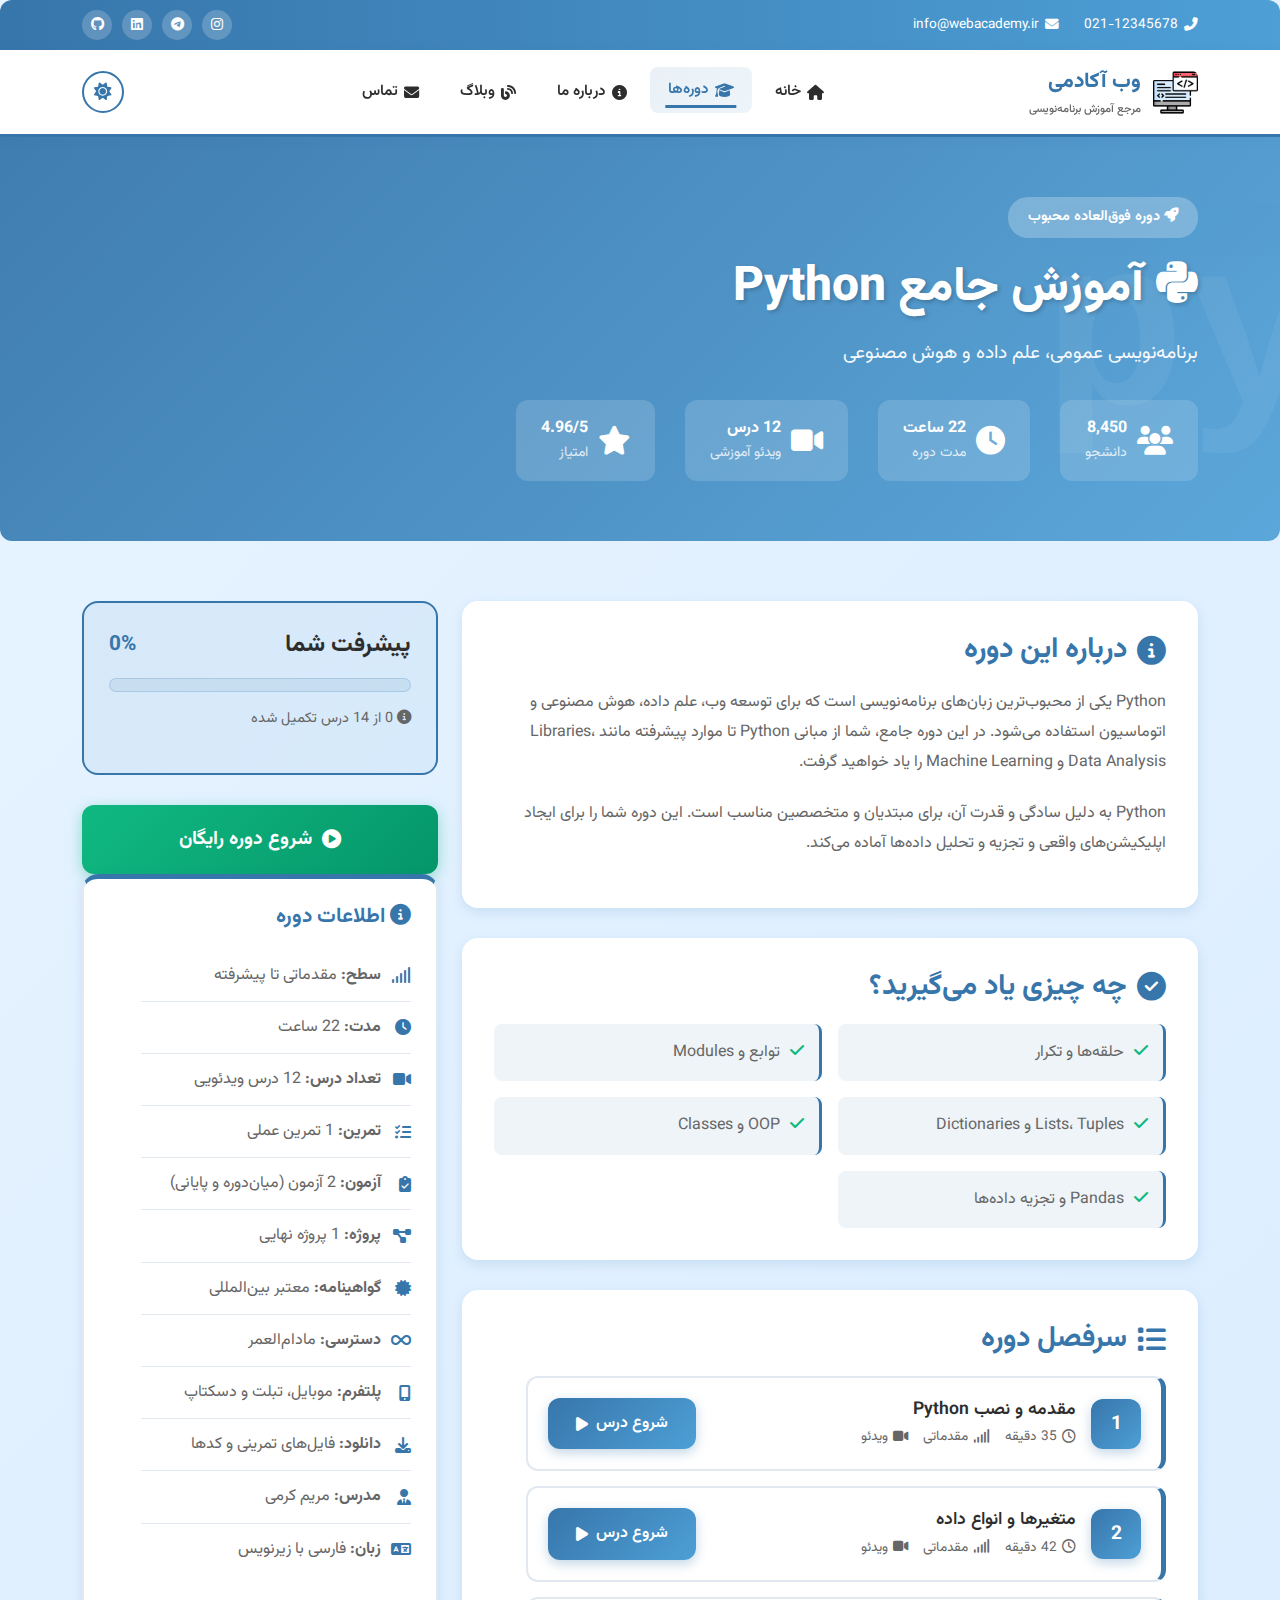
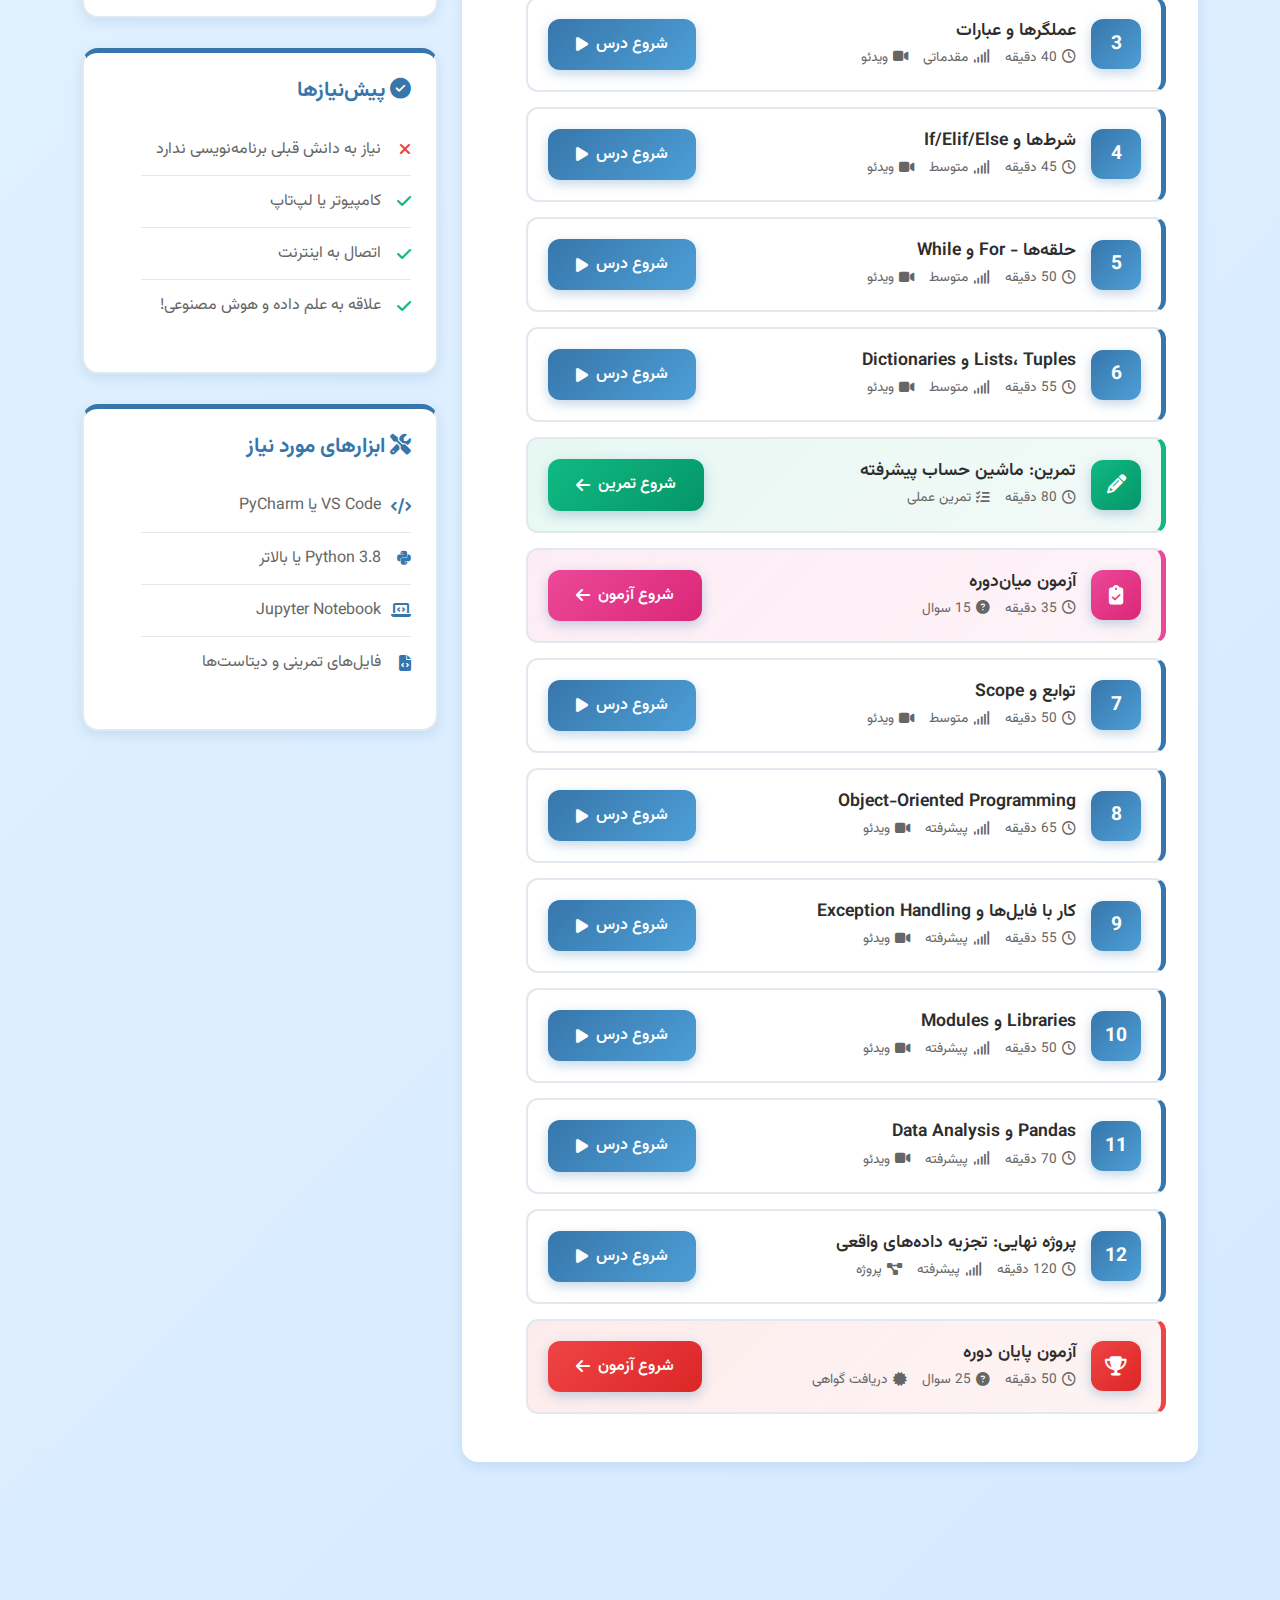
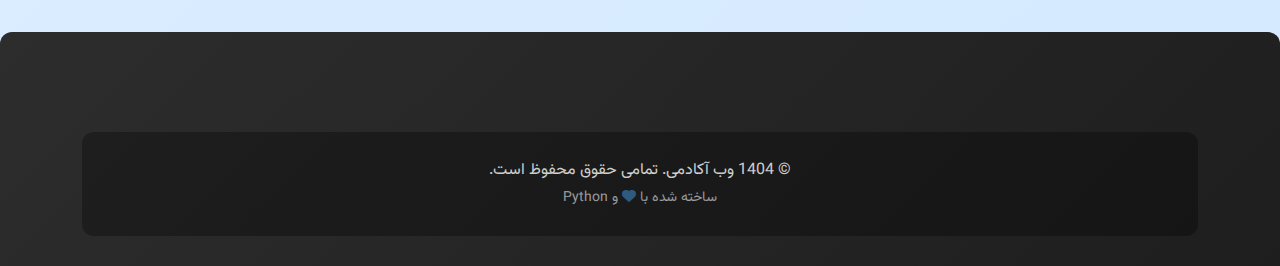
<file: course/python/index.html>
<!DOCTYPE html>
<html lang="fa" dir="rtl">
<head>
    <meta charset="UTF-8">
    <meta name="viewport" content="width=device-width, initial-scale=1.0">
    <meta name="description" content="آموزش کامل Python از صفر تا صد - برنامه‌نویسی عمومی و علم داده">
    <title>دوره آموزش Python - وب آکادمی</title>
    <link rel="shortcut icon" href="../../image/2274766.png" type="image/x-icon">
    
    <!-- Bootstrap 5 CSS -->
    <link href="https://cdn.jsdelivr.net/npm/bootstrap@5.3.3/dist/css/bootstrap.min.css" rel="stylesheet">
    
    <!-- فونت Vazirmatn -->
    <link href="https://fonts.googleapis.com/css2?family=Vazirmatn:wght@300;400;500;600;700;800&display=swap" rel="stylesheet">
    
    <!-- Font Awesome -->
    <link rel="stylesheet" href="https://cdnjs.cloudflare.com/ajax/libs/font-awesome/6.4.0/css/all.min.css">
    
    <style>
        :root {
            --primary-color: #3776ab;
            --secondary-color: #ffd43b;
            --accent-color: #264de4;
            --success-color: #10b981;
            --warning-color: #f59e0b;
            --danger-color: #ef4444;
            --dark-color: #1e1e1e;
            --light-color: #ffffff;
            --text-dark: #2d2d2d;
            --text-light: #666666;
            --border-color: #e2e8f0;
            --shadow-sm: 0 2px 8px rgba(55, 118, 171, 0.1);
            --shadow-md: 0 4px 12px rgba(55, 118, 171, 0.15);
            --shadow-lg: 0 10px 30px rgba(55, 118, 171, 0.2);
            --shadow-xl: 0 20px 40px rgba(55, 118, 171, 0.25);
            --transition: all 0.3s cubic-bezier(0.4, 0, 0.2, 1);
            --radius-sm: 8px;
            --radius-md: 12px;
            --radius-lg: 16px;
            --radius-xl: 20px;
        }

        * {
            margin: 0;
            padding: 0;
            box-sizing: border-box;
        }

        body {
            font-family: 'Vazirmatn', sans-serif;
            background: linear-gradient(135deg, #e8f4ff 0%, #d4e9ff 100%);
            color: var(--text-dark);
            line-height: 1.7;
            overflow-x: hidden;
        }

        /* تم تاریک */
        body.dark-mode {
            --light-color: #1a1a1a;
            --dark-color: #f8fafc;
            --text-dark: #f1f5f9;
            --text-light: #cbd5e1;
            --border-color: #3a3a3a;
            background: linear-gradient(135deg, #1a1a1a 0%, #2d2d2d 100%);
        }

        body.dark-mode .main-navbar,
        body.dark-mode .course-card,
        body.dark-mode .lesson-item,
        body.dark-mode .info-box {
            background: rgba(30, 30, 30, 0.95);
            border-color: #3a3a3a;
        }

        /* نوار بالایی */
        .top-info-bar {
            background: linear-gradient(90deg, var(--primary-color), #4d9fd6);
            color: white;
            padding: 10px 0;
            font-size: 0.85rem;
            border-radius: 12px 12px 0px 0px;
        }

        .top-info-content {
            display: flex;
            justify-content: space-between;
            align-items: center;
        }

        .contact-info {
            display: flex;
            gap: 25px;
        }

        .contact-info span {
            display: flex;
            align-items: center;
            gap: 6px;
        }

        .social-links {
            display: flex;
            gap: 10px;
        }

        .social-links a {
            width: 30px;
            height: 30px;
            display: flex;
            align-items: center;
            justify-content: center;
            background: rgba(255, 255, 255, 0.2);
            border-radius: 50%;
            color: white;
            transition: var(--transition);
            text-decoration: none;
        }

        .social-links a:hover {
            background: rgba(255, 255, 255, 0.4);
            transform: translateY(-2px) rotate(10deg);
        }

        /* نوار ناوبری */
        .main-navbar {
            background: rgba(255, 255, 255, 0.98);
            backdrop-filter: blur(10px);
            box-shadow: 0 2px 12px rgba(55, 118, 171, 0.1);
            padding: 15px 0;
            position: sticky;
            top: 0;
            z-index: 1000;
            transition: var(--transition);
            border-bottom: 3px solid var(--primary-color);
        }

        .navbar-content {
            display: flex;
            justify-content: space-between;
            align-items: center;
        }

        .logo {
            display: flex;
            align-items: center;
            gap: 12px;
            text-decoration: none;
            color: var(--text-dark);
        }

        .logo img {
            width: 45px;
            height: 45px;
            border-radius: var(--radius-sm);
            transition: var(--transition);
        }

        .logo:hover img {
            transform: scale(1.1) rotate(5deg);
        }

        .logo-text {
            display: flex;
            flex-direction: column;
        }

        .logo-main {
            font-size: 1.3rem;
            font-weight: 800;
            color: var(--primary-color);
        }

        .logo-sub {
            font-size: 0.7rem;
            color: var(--text-light);
            font-weight: 500;
        }

        .nav-menu {
            display: flex;
            list-style: none;
            gap: 5px;
            margin: 0;
        }

        .nav-menu li a {
            display: flex;
            align-items: center;
            gap: 6px;
            padding: 10px 18px;
            color: var(--text-dark);
            text-decoration: none;
            font-weight: 600;
            font-size: 0.95rem;
            border-radius: var(--radius-sm);
            transition: var(--transition);
            position: relative;
        }

        .nav-menu li a::after {
            content: '';
            position: absolute;
            bottom: 5px;
            left: 50%;
            transform: translateX(-50%);
            width: 0;
            height: 3px;
            background: var(--primary-color);
            transition: var(--transition);
        }

        .nav-menu li a:hover::after,
        .nav-menu li a.active::after {
            width: 70%;
        }

        .nav-menu li a:hover,
        .nav-menu li a.active {
            background: linear-gradient(135deg, rgba(55, 118, 171, 0.1), rgba(77, 159, 214, 0.1));
            color: var(--primary-color);
            transform: translateY(-2px);
        }

        .nav-actions {
            display: flex;
            align-items: center;
            gap: 10px;
        }

        .theme-toggle {
            width: 42px;
            height: 42px;
            border: 2px solid var(--primary-color);
            border-radius: 50%;
            background: var(--light-color);
            color: var(--primary-color);
            cursor: pointer;
            display: flex;
            align-items: center;
            justify-content: center;
            font-size: 1.1rem;
            transition: var(--transition);
        }

        .theme-toggle:hover {
            background: var(--primary-color);
            color: white;
            transform: rotate(20deg) scale(1.1);
        }

        .menu-toggle {
            display: none;
            flex-direction: column;
            gap: 5px;
            width: 42px;
            height: 42px;
            border: none;
            background: transparent;
            cursor: pointer;
            padding: 8px;
        }

        .menu-toggle span {
            width: 100%;
            height: 3px;
            background: var(--primary-color);
            border-radius: 2px;
            transition: var(--transition);
        }

        /* هدر دوره */
        .course-header {
            background: linear-gradient(135deg, rgba(55, 118, 171, 0.95), rgba(77, 159, 214, 0.9));
            padding: 60px 0;
            color: white;
            border-radius: 0px 0px 12px 12px;
            position: relative;
            overflow: hidden;
        }

        .course-header::before {
            content: 'py';
            position: absolute;
            font-size: 15rem;
            font-weight: 900;
            opacity: 0.05;
            right: -50px;
            top: 50%;
            transform: translateY(-50%);
            font-family: monospace;
        }

        .course-badge {
            display: inline-block;
            background: rgba(255, 255, 255, 0.25);
            padding: 8px 20px;
            border-radius: var(--radius-xl);
            font-size: 0.9rem;
            font-weight: 600;
            margin-bottom: 20px;
            animation: pulse 2s infinite;
        }

        @keyframes pulse {
            0%, 100% { transform: scale(1); }
            50% { transform: scale(1.05); }
        }

        .course-header h1 {
            font-size: 3rem;
            font-weight: 800;
            margin-bottom: 20px;
            text-shadow: 2px 2px 4px rgba(0, 0, 0, 0.2);
        }

        .course-header p {
            font-size: 1.2rem;
            opacity: 0.95;
            margin-bottom: 30px;
        }

        .course-stats {
            display: flex;
            gap: 30px;
            flex-wrap: wrap;
        }

        .stat-item {
            display: flex;
            align-items: center;
            gap: 10px;
            background: rgba(255, 255, 255, 0.15);
            padding: 15px 25px;
            border-radius: var(--radius-md);
            transition: var(--transition);
            cursor: pointer;
        }

        .stat-item:hover {
            background: rgba(255, 255, 255, 0.25);
            transform: translateY(-5px);
        }

        .stat-item i {
            font-size: 1.8rem;
        }

        /* بخش محتوا */
        .course-content {
            padding: 60px 0;
        }

        .course-card {
            background: white;
            padding: 30px;
            border-radius: var(--radius-lg);
            box-shadow: var(--shadow-md);
            border: 2px solid transparent;
            margin-bottom: 30px;
            transition: var(--transition);
        }

        .course-card:hover {
            border-color: var(--primary-color);
            box-shadow: var(--shadow-lg);
        }

        .card-title {
            font-size: 1.8rem;
            font-weight: 700;
            margin-bottom: 20px;
            display: flex;
            align-items: center;
            gap: 10px;
            color: var(--primary-color);
        }

        /* لیست درس‌ها */
        .lessons-list {
            list-style: none;
        }

        .lesson-item {
            background: white;
            border: 2px solid var(--border-color);
            border-right: 5px solid var(--primary-color);
            border-radius: var(--radius-md);
            padding: 20px;
            margin-bottom: 15px;
            transition: var(--transition);
            display: flex;
            justify-content: space-between;
            align-items: center;
        }

        .lesson-item:hover {
            border-color: var(--primary-color);
            transform: translateX(5px);
            box-shadow: var(--shadow-md);
        }

        .lesson-info {
            display: flex;
            align-items: center;
            gap: 15px;
            flex: 1;
        }

        .lesson-number {
            width: 50px;
            height: 50px;
            background: linear-gradient(135deg, var(--primary-color), #4d9fd6);
            border-radius: 12px;
            display: flex;
            align-items: center;
            justify-content: center;
            color: white;
            font-weight: 700;
            font-size: 1.2rem;
            box-shadow: 0 4px 12px rgba(55, 118, 171, 0.3);
        }

        .lesson-details h4 {
            font-size: 1.1rem;
            font-weight: 600;
            margin-bottom: 5px;
            color: var(--text-dark);
        }

        .lesson-meta {
            display: flex;
            gap: 15px;
            font-size: 0.85rem;
            color: var(--text-light);
        }

        .lesson-meta span {
            display: flex;
            align-items: center;
            gap: 5px;
        }

        .lesson-action {
            display: flex;
            align-items: center;
            gap: 10px;
        }

        .start-btn {
            background: linear-gradient(135deg, var(--primary-color), #4d9fd6);
            color: white;
            padding: 12px 28px;
            border-radius: var(--radius-md);
            text-decoration: none;
            font-weight: 600;
            transition: var(--transition);
            display: flex;
            align-items: center;
            gap: 8px;
            box-shadow: 0 4px 12px rgba(55, 118, 171, 0.3);
        }

        .start-btn:hover {
            transform: translateY(-3px);
            box-shadow: var(--shadow-xl);
            color: white;
        }

        /* باکس اطلاعات */
        .info-box {
            background: white;
            padding: 25px;
            border-radius: var(--radius-lg);
            box-shadow: var(--shadow-md);
            border: 2px solid var(--border-color);
            border-top: 5px solid var(--primary-color);
            margin-bottom: 30px;
            transition: var(--transition);
        }

        .info-box:hover {
            border-color: var(--primary-color);
            transform: translateY(-5px);
            box-shadow: var(--shadow-lg);
        }

        .info-box h3 {
            font-size: 1.3rem;
            font-weight: 700;
            margin-bottom: 20px;
            color: var(--primary-color);
        }

        .info-list {
            list-style: none;
        }

        .info-list li {
            padding: 12px 0;
            border-bottom: 1px solid var(--border-color);
            display: flex;
            align-items: center;
            gap: 10px;
            color: var(--text-light);
            transition: var(--transition);
        }

        .info-list li:hover {
            color: var(--primary-color);
            transform: translateX(5px);
        }

        .info-list li:last-child {
            border-bottom: none;
        }

        .info-list i {
            color: var(--primary-color);
            width: 20px;
        }

        /* دکمه شروع دوره */
        .start-course-btn {
            width: 100%;
            background: linear-gradient(135deg, var(--success-color), #059669);
            color: white;
            padding: 18px;
            border: none;
            border-radius: var(--radius-md);
            font-size: 1.2rem;
            font-weight: 700;
            cursor: pointer;
            transition: var(--transition);
            display: flex;
            align-items: center;
            justify-content: center;
            gap: 10px;
            box-shadow: 0 4px 15px rgba(16, 185, 129, 0.4);
        }

        .start-course-btn:hover {
            transform: translateY(-3px) scale(1.02);
            box-shadow: 0 8px 25px rgba(16, 185, 129, 0.5);
        }

        /* پیشرفت دوره */
        .progress-box {
            background: linear-gradient(135deg, rgba(55, 118, 171, 0.08), rgba(77, 159, 214, 0.08));
            border: 2px solid var(--primary-color);
            padding: 25px;
            border-radius: var(--radius-lg);
            margin-bottom: 30px;
        }

        .progress-header {
            display: flex;
            justify-content: space-between;
            align-items: center;
            margin-bottom: 15px;
        }

        .progress-bar-container {
            height: 14px;
            background: rgba(55, 118, 171, 0.1);
            border-radius: 10px;
            overflow: hidden;
            position: relative;
            border: 1px solid rgba(55, 118, 171, 0.2);
        }

        .progress-bar-fill {
            height: 100%;
            background: linear-gradient(90deg, var(--primary-color), #4d9fd6);
            border-radius: 10px;
            transition: width 0.5s ease;
            box-shadow: 0 0 10px rgba(55, 118, 171, 0.5);
        }

        /* فوتر */
        .main-footer {
            background: linear-gradient(135deg, #2d2d2d, #1e1e1e);
            color: white;
            padding: 60px 0 30px;
            margin-top: 80px;
            border-radius: 12px 12px 0px 0px;
        }

        .footer-bottom {
            background: rgba(0, 0, 0, 0.3);
            padding: 25px 0;
            margin-top: 40px;
            text-align: center;
            border-radius: 12px;
        }

        .copyright-text {
            margin: 0;
            color: rgba(255, 255, 255, 0.8);
        }

        /* دکمه بازگشت به بالا */
        .scroll-to-top {
            position: fixed;
            bottom: 30px;
            left: 30px;
            width: 50px;
            height: 50px;
            background: linear-gradient(135deg, var(--primary-color), #4d9fd6);
            color: white;
            border: none;
            border-radius: 50%;
            font-size: 1.2rem;
            cursor: pointer;
            z-index: 1000;
            opacity: 0;
            visibility: hidden;
            transition: var(--transition);
            box-shadow: var(--shadow-lg);
        }

        .scroll-to-top.visible {
            opacity: 1;
            visibility: visible;
        }

        .scroll-to-top:hover {
            transform: translateY(-5px);
        }

        /* ریسپانسیو */
        @media (max-width: 991px) {
            .top-info-bar { display: none; }
            
            .nav-menu {
                position: fixed;
                top: 75px;
                right: -100%;
                width: 280px;
                height: calc(100vh - 75px);
                background: white;
                flex-direction: column;
                padding: 20px;
                box-shadow: var(--shadow-xl);
                transition: var(--transition);
                overflow-y: auto;
            }

            body.dark-mode .nav-menu {
                background: #1a1a1a;
            }

            .nav-menu.active { right: 0; }
            .menu-toggle { display: flex; }
            .course-header h1 { font-size: 2rem; }
            .course-stats { justify-content: center; }
        }

        @media (max-width: 768px) {
            .logo-text { display: none; }
            .lesson-item { flex-direction: column; gap: 15px; }
            .lesson-action { width: 100%; justify-content: space-between; }
        }
    </style>
</head>
<body>
    <!-- نوار بالا -->
    <div class="top-info-bar">
        <div class="container">
            <div class="top-info-content">
                <div class="contact-info">
                    <span><i class="fas fa-phone-alt"></i> 021-12345678</span>
                    <span><i class="fas fa-envelope"></i> info@webacademy.ir</span>
                </div>
                <div class="social-links">
                    <a href="#"><i class="fab fa-instagram"></i></a>
                    <a href="#"><i class="fab fa-telegram"></i></a>
                    <a href="#"><i class="fab fa-linkedin"></i></a>
                    <a href="#"><i class="fab fa-github"></i></a>
                </div>
            </div>
        </div>
    </div>

    <!-- نوار ناوبری -->
    <nav class="main-navbar">
        <div class="container">
            <div class="navbar-content">
                <a href="../../index.html" class="logo">
                    <img src="../../image/2274766.png" alt="لوگو">
                    <span class="logo-text">
                        <span class="logo-main">وب آکادمی</span>
                        <span class="logo-sub">مرجع آموزش برنامه‌نویسی</span>
                    </span>
                </a>

                <ul class="nav-menu" id="navMenu">
                    <li><a href="../../index.html"><i class="fas fa-home"></i> خانه</a></li>
                    <li><a href="../../courses_page.html" class="active"><i class="fas fa-graduation-cap"></i> دوره‌ها</a></li>
                    <li><a href="../../about_page.html"><i class="fas fa-info-circle"></i> درباره ما</a></li>
                    <li><a href="../../blog_page.html"><i class="fas fa-blog"></i> وبلاگ</a></li>
                    <li><a href="../../contact_page.html"><i class="fas fa-envelope"></i> تماس</a></li>
                </ul>

                <div class="nav-actions">
                    <button class="theme-toggle" id="themeToggle">
                        <i class="fas fa-sun"></i>
                    </button>
                    <button class="menu-toggle" id="menuToggle">
                        <span></span>
                        <span></span>
                        <span></span>
                    </button>
                </div>
            </div>
        </div>
    </nav>

    <!-- هدر دوره -->
    <header class="course-header">
        <div class="container">
            <div class="course-badge">
                <i class="fas fa-rocket"></i> دوره فوق‌العاده محبوب
            </div>
            <h1><i class="fab fa-python"></i> آموزش جامع Python</h1>
            <p>برنامه‌نویسی عمومی، علم داده و هوش مصنوعی</p>
            
            <div class="course-stats">
                <div class="stat-item">
                    <i class="fas fa-users"></i>
                    <div>
                        <strong>8,450</strong>
                        <small style="display: block; opacity: 0.8;">دانشجو</small>
                    </div>
                </div>
                <div class="stat-item">
                    <i class="fas fa-clock"></i>
                    <div>
                        <strong>22 ساعت</strong>
                        <small style="display: block; opacity: 0.8;">مدت دوره</small>
                    </div>
                </div>
                <div class="stat-item">
                    <i class="fas fa-video"></i>
                    <div>
                        <strong>12 درس</strong>
                        <small style="display: block; opacity: 0.8;">ویدئو آموزشی</small>
                    </div>
                </div>
                <div class="stat-item">
                    <i class="fas fa-star"></i>
                    <div>
                        <strong>4.96/5</strong>
                        <small style="display: block; opacity: 0.8;">امتیاز</small>
                    </div>
                </div>
            </div>
        </div>
    </header>

    <!-- محتوای دوره -->
    <section class="course-content">
        <div class="container">
            <div class="row">
                <!-- محتوای اصلی -->
                <div class="col-lg-8">
                    <!-- درباره دوره -->
                    <div class="course-card">
                        <h2 class="card-title">
                            <i class="fas fa-info-circle"></i>
                            درباره این دوره
                        </h2>
                        <p style="color: var(--text-light); line-height: 1.9; margin-bottom: 20px;">
                            Python یکی از محبوب‌ترین زبان‌های برنامه‌نویسی است که برای توسعه وب، علم داده، هوش مصنوعی و اتوماسیون استفاده می‌شود. در این دوره جامع، شما از مبانی Python تا موارد پیشرفته مانند Libraries، Data Analysis و Machine Learning را یاد خواهید گرفت.
                        </p>
                        <p style="color: var(--text-light); line-height: 1.9;">
                            Python به دلیل سادگی و قدرت آن، برای مبتدیان و متخصصین مناسب است. این دوره شما را برای ایجاد اپلیکیشن‌های واقعی و تجزیه و تحلیل داده‌ها آماده می‌کند.
                        </p>
                    </div>

                    <!-- چه چیزی یاد می‌گیرید -->
                    <div class="course-card">
                        <h2 class="card-title">
                            <i class="fas fa-check-circle"></i>
                            چه چیزی یاد می‌گیرید؟
                        </h2>
                        <div class="row g-3">
                            <div class="col-md-6">
                                <div style="display: flex; align-items: start; gap: 10px; padding: 15px; background: rgba(55, 118, 171, 0.08); border-radius: 8px; border-right: 3px solid var(--primary-color);">
                                    <i class="fas fa-check" style="color: var(--success-color); margin-top: 3px;"></i>
                                    <span style="color: var(--text-light);">حلقه‌ها و تکرار</span>
                                </div>
                            </div>
                            <div class="col-md-6">
                                <div style="display: flex; align-items: start; gap: 10px; padding: 15px; background: rgba(55, 118, 171, 0.08); border-radius: 8px; border-right: 3px solid var(--primary-color);">
                                    <i class="fas fa-check" style="color: var(--success-color); margin-top: 3px;"></i>
                                    <span style="color: var(--text-light);">توابع و Modules</span>
                                </div>
                            </div>
                            <div class="col-md-6">
                                <div style="display: flex; align-items: start; gap: 10px; padding: 15px; background: rgba(55, 118, 171, 0.08); border-radius: 8px; border-right: 3px solid var(--primary-color);">
                                    <i class="fas fa-check" style="color: var(--success-color); margin-top: 3px;"></i>
                                    <span style="color: var(--text-light);">Lists، Tuples و Dictionaries</span>
                                </div>
                            </div>
                            <div class="col-md-6">
                                <div style="display: flex; align-items: start; gap: 10px; padding: 15px; background: rgba(55, 118, 171, 0.08); border-radius: 8px; border-right: 3px solid var(--primary-color);">
                                    <i class="fas fa-check" style="color: var(--success-color); margin-top: 3px;"></i>
                                    <span style="color: var(--text-light);">OOP و Classes</span>
                                </div>
                            </div>
                            <div class="col-md-6">
                                <div style="display: flex; align-items: start; gap: 10px; padding: 15px; background: rgba(55, 118, 171, 0.08); border-radius: 8px; border-right: 3px solid var(--primary-color);">
                                    <i class="fas fa-check" style="color: var(--success-color); margin-top: 3px;"></i>
                                    <span style="color: var(--text-light);">Pandas و تجزیه داده‌ها</span>
                                </div>
                            </div>
                        </div>
                    </div>

                    <!-- سرفصل دوره -->
                    <div class="course-card">
                        <h2 class="card-title">
                            <i class="fas fa-list"></i>
                            سرفصل دوره
                        </h2>
                        
                        <ul class="lessons-list">
                            <!-- درس 1 -->
                            <li class="lesson-item">
                                <div class="lesson-info">
                                    <div class="lesson-number">1</div>
                                    <div class="lesson-details">
                                        <h4>مقدمه و نصب Python</h4>
                                        <div class="lesson-meta">
                                            <span><i class="far fa-clock"></i> 35 دقیقه</span>
                                            <span><i class="fas fa-signal"></i> مقدماتی</span>
                                            <span><i class="fas fa-video"></i> ویدئو</span>
                                        </div>
                                    </div>
                                </div>
                                <div class="lesson-action">
                                    <a href="./lesson-01.html" class="start-btn">
                                        شروع درس <i class="fas fa-play"></i>
                                    </a>
                                </div>
                            </li>

                            <!-- درس 2 -->
                            <li class="lesson-item">
                                <div class="lesson-info">
                                    <div class="lesson-number">2</div>
                                    <div class="lesson-details">
                                        <h4>متغیرها و انواع داده</h4>
                                        <div class="lesson-meta">
                                            <span><i class="far fa-clock"></i> 42 دقیقه</span>
                                            <span><i class="fas fa-signal"></i> مقدماتی</span>
                                            <span><i class="fas fa-video"></i> ویدئو</span>
                                        </div>
                                    </div>
                                </div>
                                <div class="lesson-action">
                                    <a href="./lesson-02.html" class="start-btn">
                                        شروع درس <i class="fas fa-play"></i>
                                    </a>
                                </div>
                            </li>

                            <!-- درس 3 -->
                            <li class="lesson-item">
                                <div class="lesson-info">
                                    <div class="lesson-number">3</div>
                                    <div class="lesson-details">
                                        <h4>عملگرها و عبارات</h4>
                                        <div class="lesson-meta">
                                            <span><i class="far fa-clock"></i> 40 دقیقه</span>
                                            <span><i class="fas fa-signal"></i> مقدماتی</span>
                                            <span><i class="fas fa-video"></i> ویدئو</span>
                                        </div>
                                    </div>
                                </div>
                                <div class="lesson-action">
                                    <a href="./lesson-03.html" class="start-btn">
                                        شروع درس <i class="fas fa-play"></i>
                                    </a>
                                </div>
                            </li>

                            <!-- درس 4 -->
                            <li class="lesson-item">
                                <div class="lesson-info">
                                    <div class="lesson-number">4</div>
                                    <div class="lesson-details">
                                        <h4>شرط‌ها و If/Elif/Else</h4>
                                        <div class="lesson-meta">
                                            <span><i class="far fa-clock"></i> 45 دقیقه</span>
                                            <span><i class="fas fa-signal"></i> متوسط</span>
                                            <span><i class="fas fa-video"></i> ویدئو</span>
                                        </div>
                                    </div>
                                </div>
                                <div class="lesson-action">
                                    <a href="./lesson-04.html" class="start-btn">
                                        شروع درس <i class="fas fa-play"></i>
                                    </a>
                                </div>
                            </li>

                            <!-- درس 5 -->
                            <li class="lesson-item">
                                <div class="lesson-info">
                                    <div class="lesson-number">5</div>
                                    <div class="lesson-details">
                                        <h4>حلقه‌ها - For و While</h4>
                                        <div class="lesson-meta">
                                            <span><i class="far fa-clock"></i> 50 دقیقه</span>
                                            <span><i class="fas fa-signal"></i> متوسط</span>
                                            <span><i class="fas fa-video"></i> ویدئو</span>
                                        </div>
                                    </div>
                                </div>
                                <div class="lesson-action">
                                    <a href="./lesson-05.html" class="start-btn">
                                        شروع درس <i class="fas fa-play"></i>
                                    </a>
                                </div>
                            </li>

                            <!-- درس 6 -->
                            <li class="lesson-item">
                                <div class="lesson-info">
                                    <div class="lesson-number">6</div>
                                    <div class="lesson-details">
                                        <h4>Lists، Tuples و Dictionaries</h4>
                                        <div class="lesson-meta">
                                            <span><i class="far fa-clock"></i> 55 دقیقه</span>
                                            <span><i class="fas fa-signal"></i> متوسط</span>
                                            <span><i class="fas fa-video"></i> ویدئو</span>
                                        </div>
                                    </div>
                                </div>
                                <div class="lesson-action">
                                    <a href="./lesson-06.html" class="start-btn">
                                        شروع درس <i class="fas fa-play"></i>
                                    </a>
                                </div>
                            </li>

                            <!-- تمرین 1 -->
                            <li class="lesson-item" style="background: linear-gradient(135deg, rgba(16, 185, 129, 0.1), rgba(5, 150, 105, 0.05)); border-right: 5px solid #10b981;">
                                <div class="lesson-info">
                                    <div class="lesson-number" style="background: linear-gradient(135deg, #10b981, #059669);">
                                        <i class="fas fa-pencil-alt"></i>
                                    </div>
                                    <div class="lesson-details">
                                        <h4>تمرین: ماشین حساب پیشرفته</h4>
                                        <div class="lesson-meta">
                                            <span><i class="far fa-clock"></i> 80 دقیقه</span>
                                            <span><i class="fas fa-tasks"></i> تمرین عملی</span>
                                        </div>
                                    </div>
                                </div>
                                <div class="lesson-action">
                                    <a href="./train.html" class="start-btn" style="background: linear-gradient(135deg, #10b981, #059669);">
                                        شروع تمرین <i class="fas fa-arrow-left"></i>
                                    </a>
                                </div>
                            </li>

                            <!-- آزمون میان‌دوره -->
                            <li class="lesson-item" style="background: linear-gradient(135deg, rgba(236, 72, 153, 0.1), rgba(219, 39, 119, 0.05)); border-right: 5px solid #ec4899;">
                                <div class="lesson-info">
                                    <div class="lesson-number" style="background: linear-gradient(135deg, #ec4899, #db2777);">
                                        <i class="fas fa-clipboard-check"></i>
                                    </div>
                                    <div class="lesson-details">
                                        <h4>آزمون میان‌دوره</h4>
                                        <div class="lesson-meta">
                                            <span><i class="far fa-clock"></i> 35 دقیقه</span>
                                            <span><i class="fas fa-question-circle"></i> 15 سوال</span>
                                        </div>
                                    </div>
                                </div>
                                <div class="lesson-action">
                                    <a href="./mid-quiz.html" class="start-btn" style="background: linear-gradient(135deg, #ec4899, #db2777);">
                                        شروع آزمون <i class="fas fa-arrow-left"></i>
                                    </a>
                                </div>
                            </li>

                            <!-- درس 7 -->
                            <li class="lesson-item">
                                <div class="lesson-info">
                                    <div class="lesson-number">7</div>
                                    <div class="lesson-details">
                                        <h4>توابع و Scope</h4>
                                        <div class="lesson-meta">
                                            <span><i class="far fa-clock"></i> 50 دقیقه</span>
                                            <span><i class="fas fa-signal"></i> متوسط</span>
                                            <span><i class="fas fa-video"></i> ویدئو</span>
                                        </div>
                                    </div>
                                </div>
                                <div class="lesson-action">
                                    <a href="./lesson-07.html" class="start-btn">
                                        شروع درس <i class="fas fa-play"></i>
                                    </a>
                                </div>
                            </li>

                            <!-- درس 8 -->
                            <li class="lesson-item">
                                <div class="lesson-info">
                                    <div class="lesson-number">8</div>
                                    <div class="lesson-details">
                                        <h4>Object-Oriented Programming</h4>
                                        <div class="lesson-meta">
                                            <span><i class="far fa-clock"></i> 65 دقیقه</span>
                                            <span><i class="fas fa-signal"></i> پیشرفته</span>
                                            <span><i class="fas fa-video"></i> ویدئو</span>
                                        </div>
                                    </div>
                                </div>
                                <div class="lesson-action">
                                    <a href="./lesson-08.html" class="start-btn">
                                        شروع درس <i class="fas fa-play"></i>
                                    </a>
                                </div>
                            </li>

                            <!-- درس 9 -->
                            <li class="lesson-item">
                                <div class="lesson-info">
                                    <div class="lesson-number">9</div>
                                    <div class="lesson-details">
                                        <h4>کار با فایل‌ها و Exception Handling</h4>
                                        <div class="lesson-meta">
                                            <span><i class="far fa-clock"></i> 55 دقیقه</span>
                                            <span><i class="fas fa-signal"></i> پیشرفته</span>
                                            <span><i class="fas fa-video"></i> ویدئو</span>
                                        </div>
                                    </div>
                                </div>
                                <div class="lesson-action">
                                    <a href="./lesson-09.html" class="start-btn">
                                        شروع درس <i class="fas fa-play"></i>
                                    </a>
                                </div>
                            </li>

                            <!-- درس 10 -->
                            <li class="lesson-item">
                                <div class="lesson-info">
                                    <div class="lesson-number">10</div>
                                    <div class="lesson-details">
                                        <h4>Libraries و Modules</h4>
                                        <div class="lesson-meta">
                                            <span><i class="far fa-clock"></i> 50 دقیقه</span>
                                            <span><i class="fas fa-signal"></i> پیشرفته</span>
                                            <span><i class="fas fa-video"></i> ویدئو</span>
                                        </div>
                                    </div>
                                </div>
                                <div class="lesson-action">
                                    <a href="./lesson-10.html" class="start-btn">
                                        شروع درس <i class="fas fa-play"></i>
                                    </a>
                                </div>
                            </li>

                            <!-- درس 11 -->
                            <li class="lesson-item">
                                <div class="lesson-info">
                                    <div class="lesson-number">11</div>
                                    <div class="lesson-details">
                                        <h4>Pandas و Data Analysis</h4>
                                        <div class="lesson-meta">
                                            <span><i class="far fa-clock"></i> 70 دقیقه</span>
                                            <span><i class="fas fa-signal"></i> پیشرفته</span>
                                            <span><i class="fas fa-video"></i> ویدئو</span>
                                        </div>
                                    </div>
                                </div>
                                <div class="lesson-action">
                                    <a href="./lesson-11.html" class="start-btn">
                                        شروع درس <i class="fas fa-play"></i>
                                    </a>
                                </div>
                            </li>

                            <!-- درس 12 -->
                            <li class="lesson-item">
                                <div class="lesson-info">
                                    <div class="lesson-number">12</div>
                                    <div class="lesson-details">
                                        <h4>پروژه نهایی: تجزیه داده‌های واقعی</h4>
                                        <div class="lesson-meta">
                                            <span><i class="far fa-clock"></i> 120 دقیقه</span>
                                            <span><i class="fas fa-signal"></i> پیشرفته</span>
                                            <span><i class="fas fa-project-diagram"></i> پروژه</span>
                                        </div>
                                    </div>
                                </div>
                                <div class="lesson-action">
                                    <a href="./lesson-12.html" class="start-btn">
                                        شروع درس <i class="fas fa-play"></i>
                                    </a>
                                </div>
                            </li>

                            <!-- آزمون پایانی -->
                            <li class="lesson-item" style="background: linear-gradient(135deg, rgba(239, 68, 68, 0.1), rgba(220, 38, 38, 0.05)); border-right: 5px solid #ef4444;">
                                <div class="lesson-info">
                                    <div class="lesson-number" style="background: linear-gradient(135deg, #ef4444, #dc2626);">
                                        <i class="fas fa-trophy"></i>
                                    </div>
                                    <div class="lesson-details">
                                        <h4>آزمون پایان دوره</h4>
                                        <div class="lesson-meta">
                                            <span><i class="far fa-clock"></i> 50 دقیقه</span>
                                            <span><i class="fas fa-question-circle"></i> 25 سوال</span>
                                            <span><i class="fas fa-certificate"></i> دریافت گواهی</span>
                                        </div>
                                    </div>
                                </div>
                                <div class="lesson-action">
                                    <a href="./final-quiz.html" class="start-btn" style="background: linear-gradient(135deg, #ef4444, #dc2626);">
                                        شروع آزمون <i class="fas fa-arrow-left"></i>
                                    </a>
                                </div>
                            </li>
                        </ul>
                    </div>
                </div>

                <!-- سایدبار -->
                <div class="col-lg-4">
                    <!-- پیشرفت دوره -->
                    <div class="progress-box">
                        <div class="progress-header">
                            <h4 style="margin: 0; color: var(--text-dark); font-weight: 700;">پیشرفت شما</h4>
                            <strong style="color: var(--primary-color); font-size: 1.3rem;">0%</strong>
                        </div>
                        <div class="progress-bar-container">
                            <div class="progress-bar-fill" style="width: 0%" id="progressBar"></div>
                        </div>
                        <p style="margin-top: 15px; color: var(--text-light); font-size: 0.9rem;">
                            <i class="fas fa-info-circle"></i> 0 از 14 درس تکمیل شده
                        </p>
                    </div>

                    <!-- دکمه شروع -->
                    <button class="start-course-btn" onclick="window.location.href='./lesson-01.html'">
                        <i class="fas fa-play-circle"></i>
                        شروع دوره رایگان
                    </button>

                    <!-- اطلاعات دوره -->
                    <div class="info-box">
                        <h3><i class="fas fa-info-circle"></i> اطلاعات دوره</h3>
                        <ul class="info-list">
                            <li>
                                <i class="fas fa-signal"></i>
                                <span><strong>سطح:</strong> مقدماتی تا پیشرفته</span>
                            </li>
                            <li>
                                <i class="fas fa-clock"></i>
                                <span><strong>مدت:</strong> 22 ساعت</span>
                            </li>
                            <li>
                                <i class="fas fa-video"></i>
                                <span><strong>تعداد درس:</strong> 12 درس ویدئویی</span>
                            </li>
                            <li>
                                <i class="fas fa-tasks"></i>
                                <span><strong>تمرین:</strong> 1 تمرین عملی</span>
                            </li>
                            <li>
                                <i class="fas fa-clipboard-check"></i>
                                <span><strong>آزمون:</strong> 2 آزمون (میان‌دوره و پایانی)</span>
                            </li>
                            <li>
                                <i class="fas fa-project-diagram"></i>
                                <span><strong>پروژه:</strong> 1 پروژه نهایی</span>
                            </li>
                            <li>
                                <i class="fas fa-certificate"></i>
                                <span><strong>گواهینامه:</strong> معتبر بین‌المللی</span>
                            </li>
                            <li>
                                <i class="fas fa-infinity"></i>
                                <span><strong>دسترسی:</strong> مادام‌العمر</span>
                            </li>
                            <li>
                                <i class="fas fa-mobile-alt"></i>
                                <span><strong>پلتفرم:</strong> موبایل، تبلت و دسکتاپ</span>
                            </li>
                            <li>
                                <i class="fas fa-download"></i>
                                <span><strong>دانلود:</strong> فایل‌های تمرینی و کدها</span>
                            </li>
                            <li>
                                <i class="fas fa-user-tie"></i>
                                <span><strong>مدرس:</strong> مریم کرمی</span>
                            </li>
                            <li>
                                <i class="fas fa-language"></i>
                                <span><strong>زبان:</strong> فارسی با زیرنویس</span>
                            </li>
                        </ul>
                    </div>

                    <!-- پیش‌نیازها -->
                    <div class="info-box">
                        <h3><i class="fas fa-check-circle"></i> پیش‌نیازها</h3>
                        <ul class="info-list">
                            <li>
                                <i class="fas fa-times" style="color: var(--danger-color);"></i>
                                <span>نیاز به دانش قبلی برنامه‌نویسی ندارد</span>
                            </li>
                            <li>
                                <i class="fas fa-check" style="color: var(--success-color);"></i>
                                <span>کامپیوتر یا لپ‌تاپ</span>
                            </li>
                            <li>
                                <i class="fas fa-check" style="color: var(--success-color);"></i>
                                <span>اتصال به اینترنت</span>
                            </li>
                            <li>
                                <i class="fas fa-check" style="color: var(--success-color);"></i>
                                <span>علاقه به علم داده و هوش مصنوعی!</span>
                            </li>
                        </ul>
                    </div>

                    <!-- ابزارهای مورد نیاز -->
                    <div class="info-box">
                        <h3><i class="fas fa-tools"></i> ابزارهای مورد نیاز</h3>
                        <ul class="info-list">
                            <li>
                                <i class="fas fa-code"></i>
                                <span>VS Code یا PyCharm</span>
                            </li>
                            <li>
                                <i class="fab fa-python"></i>
                                <span>Python 3.8 یا بالاتر</span>
                            </li>
                            <li>
                                <i class="fas fa-laptop-code"></i>
                                <span>Jupyter Notebook</span>
                            </li>
                            <li>
                                <i class="fas fa-file-code"></i>
                                <span>فایل‌های تمرینی و دیتاست‌ها</span>
                            </li>
                        </ul>
                    </div>
                </div>
            </div>
        </div>
    </section>

    <!-- فوتر -->
    <footer class="main-footer">
        <div class="container">
            <div class="footer-bottom">
                <p class="copyright-text">
                    © 1404 وب آکادمی. تمامی حقوق محفوظ است.
                    <br>
                    <small style="opacity: 0.7;">ساخته شده با <i class="fas fa-heart" style="color: #3776ab;"></i> و Python</small>
                </p>
            </div>
        </div>
    </footer>

    <!-- دکمه بازگشت به بالا -->
    <button class="scroll-to-top" id="scrollToTop">
        <i class="fas fa-arrow-up"></i>
    </button>

    <script src="https://cdn.jsdelivr.net/npm/bootstrap@5.3.3/dist/js/bootstrap.bundle.min.js"></script>

    <script>
        // تم تاریک/روشن
        const themeToggle = document.getElementById('themeToggle');
        const body = document.body;
        const themeIcon = themeToggle.querySelector('i');

        const savedTheme = localStorage.getItem('theme');
        if (savedTheme === 'dark') {
            body.classList.add('dark-mode');
            themeIcon.classList.remove('fa-sun');
            themeIcon.classList.add('fa-moon');
        }

        themeToggle.addEventListener('click', () => {
            body.classList.toggle('dark-mode');
            if (body.classList.contains('dark-mode')) {
                themeIcon.classList.remove('fa-sun');
                themeIcon.classList.add('fa-moon');
                localStorage.setItem('theme', 'dark');
            } else {
                themeIcon.classList.remove('fa-moon');
                themeIcon.classList.add('fa-sun');
                localStorage.setItem('theme', 'light');
            }
        });

        // منوی موبایل
        const menuToggle = document.getElementById('menuToggle');
        const navMenu = document.getElementById('navMenu');

        menuToggle.addEventListener('click', () => {
            menuToggle.classList.toggle('active');
            navMenu.classList.toggle('active');
        });

        navMenu.querySelectorAll('a').forEach(link => {
            link.addEventListener('click', () => {
                navMenu.classList.remove('active');
                menuToggle.classList.remove('active');
            });
        });

        // بازگشت به بالا
        const scrollToTopBtn = document.getElementById('scrollToTop');
        window.addEventListener('scroll', () => {
            if (window.pageYOffset > 500) {
                scrollToTopBtn.classList.add('visible');
            } else {
                scrollToTopBtn.classList.remove('visible');
            }
        });

        scrollToTopBtn.addEventListener('click', () => {
            window.scrollTo({ top: 0, behavior: 'smooth' });
        });

        // ذخیره پیشرفت
        function updateProgress() {
            const completed = localStorage.getItem('python_course_progress') || 0;
            const total = 14;
            const percentage = (completed / total) * 100;
            document.getElementById('progressBar').style.width = percentage + '%';
            
            const progressText = document.querySelector('.progress-box p');
            progressText.innerHTML = `<i class="fas fa-info-circle"></i> ${completed} از ${total} درس تکمیل شده`;
            
            const percentageText = document.querySelector('.progress-header strong');
            percentageText.textContent = Math.round(percentage) + '%';
        }

        updateProgress();

        // انیمیشن آمار
        const stats = document.querySelectorAll('.stat-item strong');
        stats.forEach(stat => {
            stat.addEventListener('mouseenter', () => {
                stat.style.transform = 'scale(1.2)';
                stat.style.transition = 'transform 0.3s ease';
            });
            stat.addEventListener('mouseleave', () => {
                stat.style.transform = 'scale(1)';
            });
        });

        // افکت هاور روی دروس
        const lessonItems = document.querySelectorAll('.lesson-item');
        lessonItems.forEach(item => {
            item.addEventListener('mouseenter', function() {
                this.style.transform = 'translateX(10px)';
            });
            item.addEventListener('mouseleave', function() {
                this.style.transform = 'translateX(0)';
            });
        });

        // کلیک روی آیتم‌های info-list
        const infoItems = document.querySelectorAll('.info-list li');
        infoItems.forEach(item => {
            item.addEventListener('click', function() {
                this.style.background = 'rgba(55, 118, 171, 0.08)';
                setTimeout(() => {
                    this.style.background = 'transparent';
                }, 300);
            });
        });
    </script>
</body>
</html>
</file>
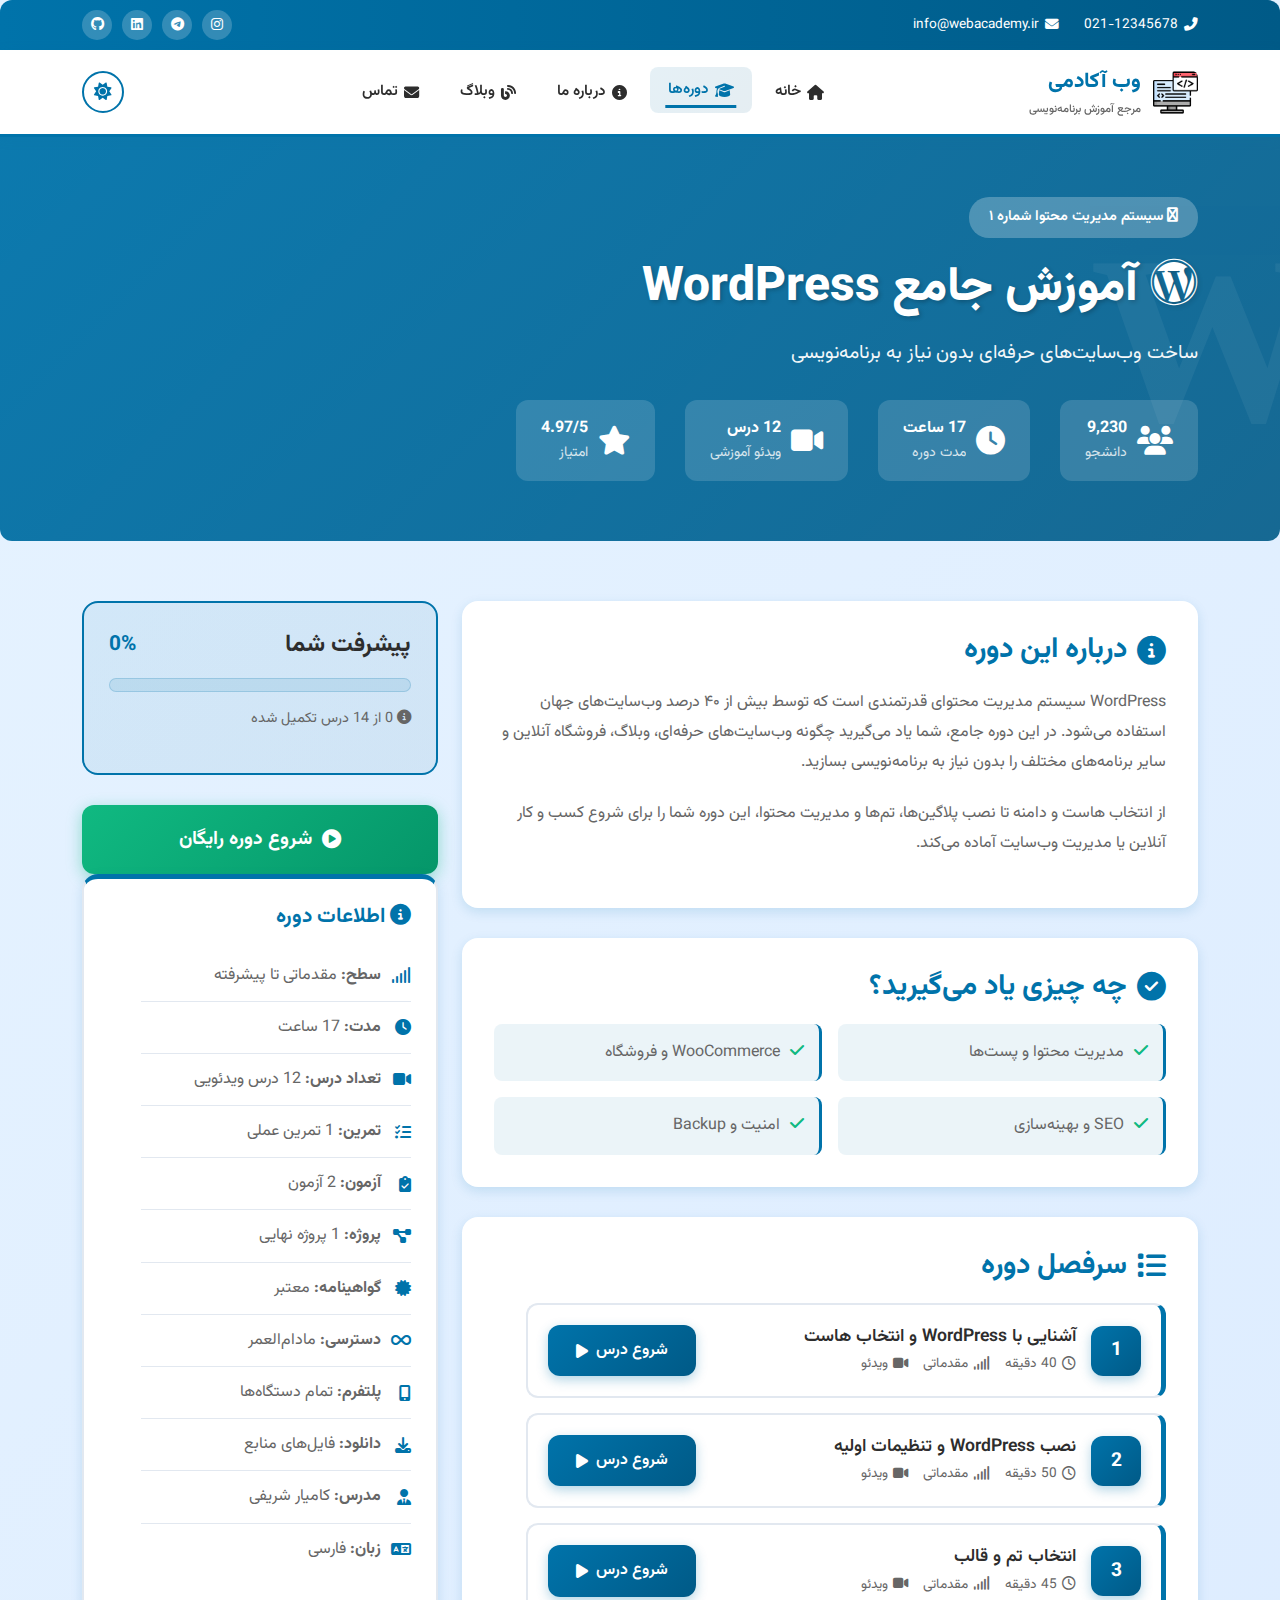
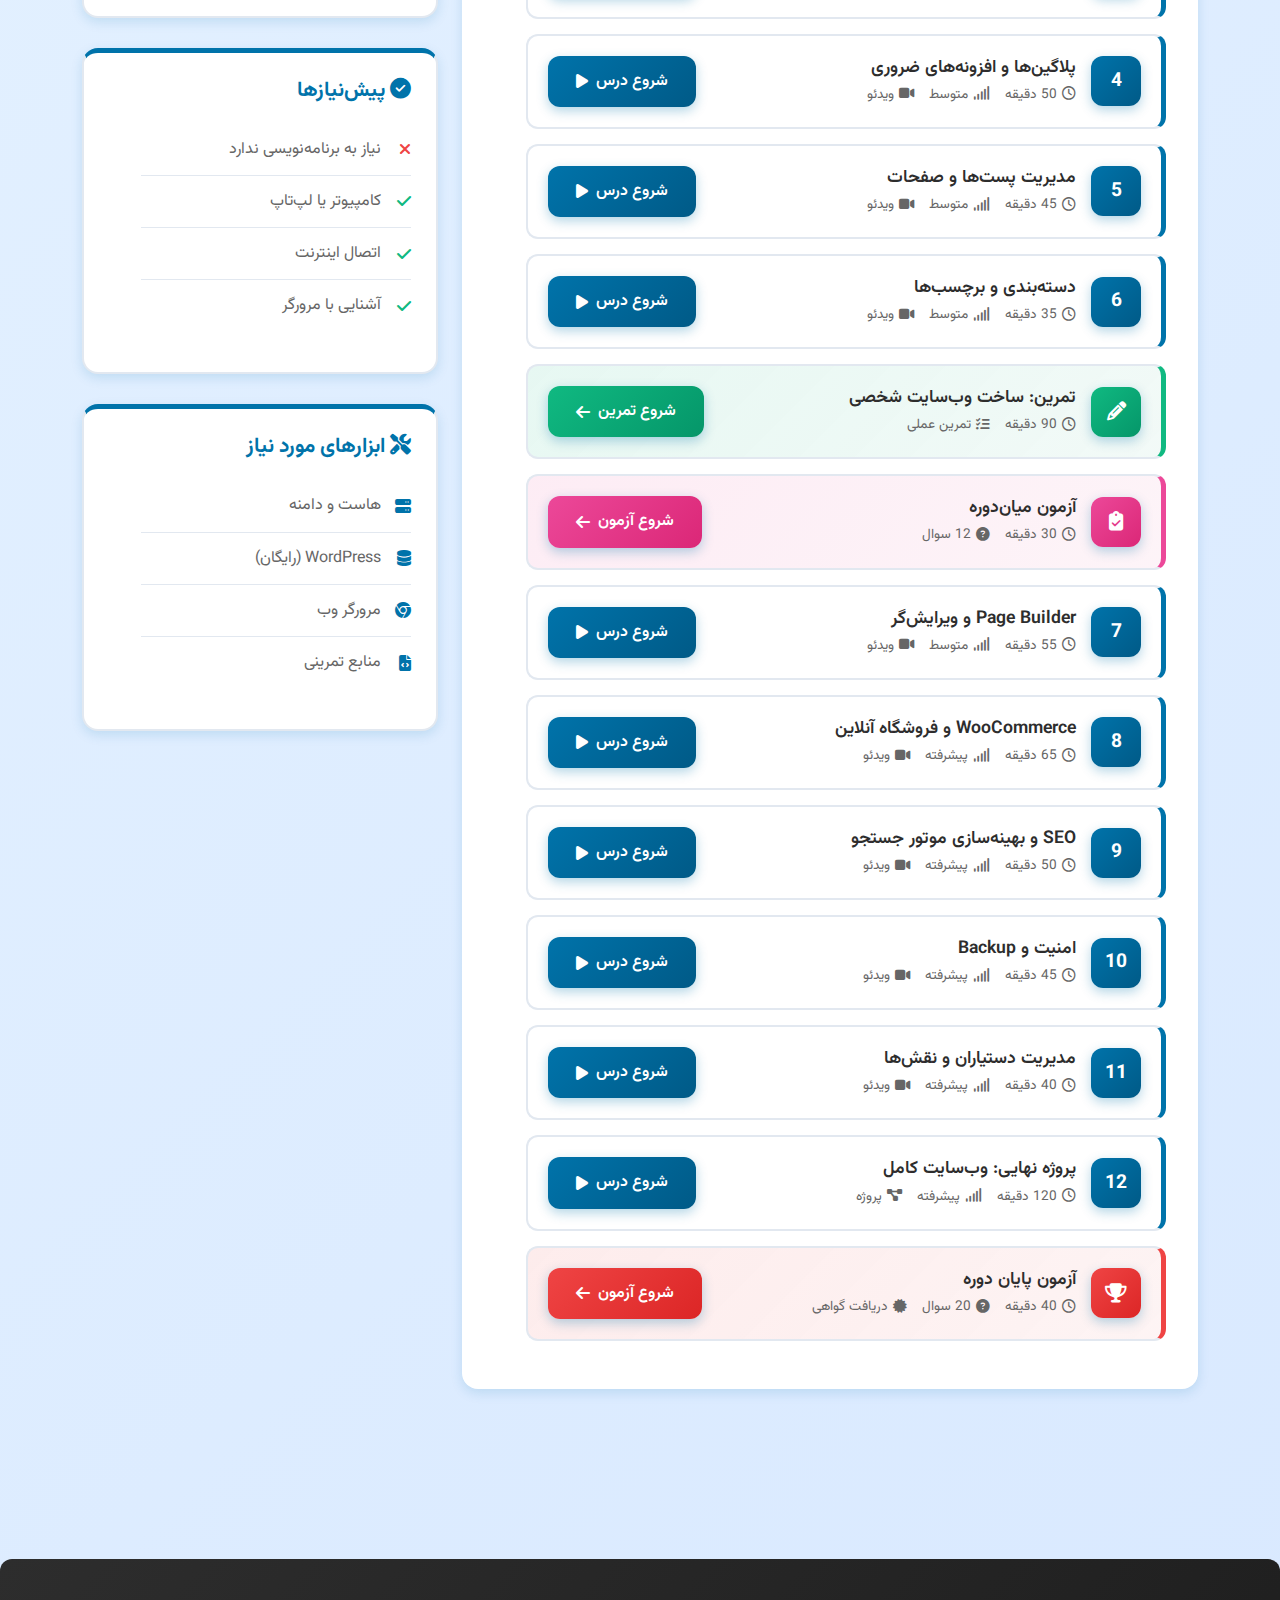
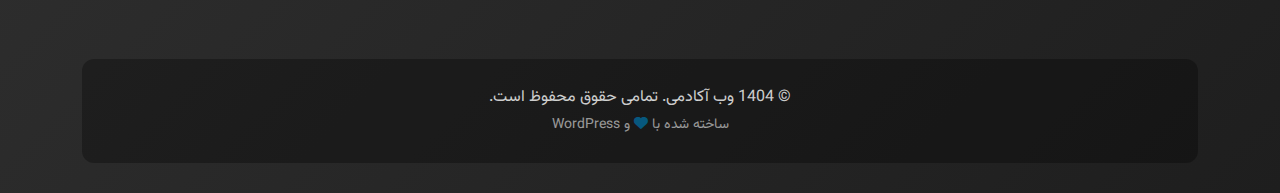
<file: course/wordpress/index.html>
<!DOCTYPE html>
<html lang="fa" dir="rtl">
<head>
    <meta charset="UTF-8">
    <meta name="viewport" content="width=device-width, initial-scale=1.0">
    <meta name="description" content="آموزش کامل WordPress از صفر تا صد - ساخت وب‌سایت حرفه‌ای">
    <title>دوره آموزش WordPress - وب آکادمی</title>
    <link rel="shortcut icon" href="../../image/2274766.png" type="image/x-icon">
    
    <!-- Bootstrap 5 CSS -->
    <link href="https://cdn.jsdelivr.net/npm/bootstrap@5.3.3/dist/css/bootstrap.min.css" rel="stylesheet">
    
    <!-- فونت Vazirmatn -->
    <link href="https://fonts.googleapis.com/css2?family=Vazirmatn:wght@300;400;500;600;700;800&display=swap" rel="stylesheet">
    
    <!-- Font Awesome -->
    <link rel="stylesheet" href="https://cdnjs.cloudflare.com/ajax/libs/font-awesome/6.4.0/css/all.min.css">
    
    <style>
        :root {
            --primary-color: #0073aa;
            --secondary-color: #005a87;
            --accent-color: #264de4;
            --success-color: #10b981;
            --warning-color: #f59e0b;
            --danger-color: #ef4444;
            --dark-color: #1e1e1e;
            --light-color: #ffffff;
            --text-dark: #2d2d2d;
            --text-light: #666666;
            --border-color: #e2e8f0;
            --shadow-sm: 0 2px 8px rgba(0, 115, 170, 0.1);
            --shadow-md: 0 4px 12px rgba(0, 115, 170, 0.15);
            --shadow-lg: 0 10px 30px rgba(0, 115, 170, 0.2);
            --shadow-xl: 0 20px 40px rgba(0, 115, 170, 0.25);
            --transition: all 0.3s cubic-bezier(0.4, 0, 0.2, 1);
            --radius-sm: 8px;
            --radius-md: 12px;
            --radius-lg: 16px;
            --radius-xl: 20px;
        }

        * {
            margin: 0;
            padding: 0;
            box-sizing: border-box;
        }

        body {
            font-family: 'Vazirmatn', sans-serif;
            background: linear-gradient(135deg, #e6f3ff 0%, #d9e9ff 100%);
            color: var(--text-dark);
            line-height: 1.7;
            overflow-x: hidden;
        }

        body.dark-mode {
            --light-color: #1a1a1a;
            --dark-color: #f8fafc;
            --text-dark: #f1f5f9;
            --text-light: #cbd5e1;
            --border-color: #3a3a3a;
            background: linear-gradient(135deg, #1a1a1a 0%, #2d2d2d 100%);
        }

        body.dark-mode .main-navbar,
        body.dark-mode .course-card,
        body.dark-mode .lesson-item,
        body.dark-mode .info-box {
            background: rgba(30, 30, 30, 0.95);
            border-color: #3a3a3a;
        }

        .top-info-bar {
            background: linear-gradient(90deg, var(--primary-color), var(--secondary-color));
            color: white;
            padding: 10px 0;
            font-size: 0.85rem;
            border-radius: 12px 12px 0px 0px;
        }

        .top-info-content {
            display: flex;
            justify-content: space-between;
            align-items: center;
        }

        .contact-info {
            display: flex;
            gap: 25px;
        }

        .contact-info span {
            display: flex;
            align-items: center;
            gap: 6px;
        }

        .social-links {
            display: flex;
            gap: 10px;
        }

        .social-links a {
            width: 30px;
            height: 30px;
            display: flex;
            align-items: center;
            justify-content: center;
            background: rgba(255, 255, 255, 0.2);
            border-radius: 50%;
            color: white;
            transition: var(--transition);
            text-decoration: none;
        }

        .social-links a:hover {
            background: rgba(255, 255, 255, 0.4);
            transform: translateY(-2px) rotate(10deg);
        }

        .main-navbar {
            background: rgba(255, 255, 255, 0.98);
            backdrop-filter: blur(10px);
            box-shadow: 0 2px 12px rgba(0, 115, 170, 0.1);
            padding: 15px 0;
            position: sticky;
            top: 0;
            z-index: 1000;
            transition: var(--transition);
            border-bottom: 3px solid var(--primary-color);
        }

        .navbar-content {
            display: flex;
            justify-content: space-between;
            align-items: center;
        }

        .logo {
            display: flex;
            align-items: center;
            gap: 12px;
            text-decoration: none;
            color: var(--text-dark);
        }

        .logo img {
            width: 45px;
            height: 45px;
            border-radius: var(--radius-sm);
            transition: var(--transition);
        }

        .logo:hover img {
            transform: scale(1.1) rotate(5deg);
        }

        .logo-text {
            display: flex;
            flex-direction: column;
        }

        .logo-main {
            font-size: 1.3rem;
            font-weight: 800;
            color: var(--primary-color);
        }

        .logo-sub {
            font-size: 0.7rem;
            color: var(--text-light);
            font-weight: 500;
        }

        .nav-menu {
            display: flex;
            list-style: none;
            gap: 5px;
            margin: 0;
        }

        .nav-menu li a {
            display: flex;
            align-items: center;
            gap: 6px;
            padding: 10px 18px;
            color: var(--text-dark);
            text-decoration: none;
            font-weight: 600;
            font-size: 0.95rem;
            border-radius: var(--radius-sm);
            transition: var(--transition);
            position: relative;
        }

        .nav-menu li a::after {
            content: '';
            position: absolute;
            bottom: 5px;
            left: 50%;
            transform: translateX(-50%);
            width: 0;
            height: 3px;
            background: var(--primary-color);
            transition: var(--transition);
        }

        .nav-menu li a:hover::after,
        .nav-menu li a.active::after {
            width: 70%;
        }

        .nav-menu li a:hover,
        .nav-menu li a.active {
            background: linear-gradient(135deg, rgba(0, 115, 170, 0.1), rgba(0, 90, 135, 0.1));
            color: var(--primary-color);
            transform: translateY(-2px);
        }

        .nav-actions {
            display: flex;
            align-items: center;
            gap: 10px;
        }

        .theme-toggle {
            width: 42px;
            height: 42px;
            border: 2px solid var(--primary-color);
            border-radius: 50%;
            background: var(--light-color);
            color: var(--primary-color);
            cursor: pointer;
            display: flex;
            align-items: center;
            justify-content: center;
            font-size: 1.1rem;
            transition: var(--transition);
        }

        .theme-toggle:hover {
            background: var(--primary-color);
            color: white;
            transform: rotate(20deg) scale(1.1);
        }

        .menu-toggle {
            display: none;
            flex-direction: column;
            gap: 5px;
            width: 42px;
            height: 42px;
            border: none;
            background: transparent;
            cursor: pointer;
            padding: 8px;
        }

        .menu-toggle span {
            width: 100%;
            height: 3px;
            background: var(--primary-color);
            border-radius: 2px;
            transition: var(--transition);
        }

        .course-header {
            background: linear-gradient(135deg, rgba(0, 115, 170, 0.95), rgba(0, 90, 135, 0.9));
            padding: 60px 0;
            color: white;
            border-radius: 0px 0px 12px 12px;
            position: relative;
            overflow: hidden;
        }

        .course-header::before {
            content: 'W';
            position: absolute;
            font-size: 15rem;
            font-weight: 900;
            opacity: 0.05;
            right: -50px;
            top: 50%;
            transform: translateY(-50%);
            font-family: serif;
        }

        .course-badge {
            display: inline-block;
            background: rgba(255, 255, 255, 0.25);
            padding: 8px 20px;
            border-radius: var(--radius-xl);
            font-size: 0.9rem;
            font-weight: 600;
            margin-bottom: 20px;
            animation: pulse 2s infinite;
        }

        @keyframes pulse {
            0%, 100% { transform: scale(1); }
            50% { transform: scale(1.05); }
        }

        .course-header h1 {
            font-size: 3rem;
            font-weight: 800;
            margin-bottom: 20px;
            text-shadow: 2px 2px 4px rgba(0, 0, 0, 0.2);
        }

        .course-header p {
            font-size: 1.2rem;
            opacity: 0.95;
            margin-bottom: 30px;
        }

        .course-stats {
            display: flex;
            gap: 30px;
            flex-wrap: wrap;
        }

        .stat-item {
            display: flex;
            align-items: center;
            gap: 10px;
            background: rgba(255, 255, 255, 0.15);
            padding: 15px 25px;
            border-radius: var(--radius-md);
            transition: var(--transition);
            cursor: pointer;
        }

        .stat-item:hover {
            background: rgba(255, 255, 255, 0.25);
            transform: translateY(-5px);
        }

        .stat-item i {
            font-size: 1.8rem;
        }

        .course-content {
            padding: 60px 0;
        }

        .course-card {
            background: white;
            padding: 30px;
            border-radius: var(--radius-lg);
            box-shadow: var(--shadow-md);
            border: 2px solid transparent;
            margin-bottom: 30px;
            transition: var(--transition);
        }

        .course-card:hover {
            border-color: var(--primary-color);
            box-shadow: var(--shadow-lg);
        }

        .card-title {
            font-size: 1.8rem;
            font-weight: 700;
            margin-bottom: 20px;
            display: flex;
            align-items: center;
            gap: 10px;
            color: var(--primary-color);
        }

        .lessons-list {
            list-style: none;
        }

        .lesson-item {
            background: white;
            border: 2px solid var(--border-color);
            border-right: 5px solid var(--primary-color);
            border-radius: var(--radius-md);
            padding: 20px;
            margin-bottom: 15px;
            transition: var(--transition);
            display: flex;
            justify-content: space-between;
            align-items: center;
        }

        .lesson-item:hover {
            border-color: var(--primary-color);
            transform: translateX(5px);
            box-shadow: var(--shadow-md);
        }

        .lesson-info {
            display: flex;
            align-items: center;
            gap: 15px;
            flex: 1;
        }

        .lesson-number {
            width: 50px;
            height: 50px;
            background: linear-gradient(135deg, var(--primary-color), var(--secondary-color));
            border-radius: 12px;
            display: flex;
            align-items: center;
            justify-content: center;
            color: white;
            font-weight: 700;
            font-size: 1.2rem;
            box-shadow: 0 4px 12px rgba(0, 115, 170, 0.3);
        }

        .lesson-details h4 {
            font-size: 1.1rem;
            font-weight: 600;
            margin-bottom: 5px;
            color: var(--text-dark);
        }

        .lesson-meta {
            display: flex;
            gap: 15px;
            font-size: 0.85rem;
            color: var(--text-light);
        }

        .lesson-meta span {
            display: flex;
            align-items: center;
            gap: 5px;
        }

        .lesson-action {
            display: flex;
            align-items: center;
            gap: 10px;
        }

        .start-btn {
            background: linear-gradient(135deg, var(--primary-color), var(--secondary-color));
            color: white;
            padding: 12px 28px;
            border-radius: var(--radius-md);
            text-decoration: none;
            font-weight: 600;
            transition: var(--transition);
            display: flex;
            align-items: center;
            gap: 8px;
            box-shadow: 0 4px 12px rgba(0, 115, 170, 0.3);
        }

        .start-btn:hover {
            transform: translateY(-3px);
            box-shadow: var(--shadow-xl);
            color: white;
        }

        .info-box {
            background: white;
            padding: 25px;
            border-radius: var(--radius-lg);
            box-shadow: var(--shadow-md);
            border: 2px solid var(--border-color);
            border-top: 5px solid var(--primary-color);
            margin-bottom: 30px;
            transition: var(--transition);
        }

        .info-box:hover {
            border-color: var(--primary-color);
            transform: translateY(-5px);
            box-shadow: var(--shadow-lg);
        }

        .info-box h3 {
            font-size: 1.3rem;
            font-weight: 700;
            margin-bottom: 20px;
            color: var(--primary-color);
        }

        .info-list {
            list-style: none;
        }

        .info-list li {
            padding: 12px 0;
            border-bottom: 1px solid var(--border-color);
            display: flex;
            align-items: center;
            gap: 10px;
            color: var(--text-light);
            transition: var(--transition);
        }

        .info-list li:hover {
            color: var(--primary-color);
            transform: translateX(5px);
        }

        .info-list li:last-child {
            border-bottom: none;
        }

        .info-list i {
            color: var(--primary-color);
            width: 20px;
        }

        .start-course-btn {
            width: 100%;
            background: linear-gradient(135deg, var(--success-color), #059669);
            color: white;
            padding: 18px;
            border: none;
            border-radius: var(--radius-md);
            font-size: 1.2rem;
            font-weight: 700;
            cursor: pointer;
            transition: var(--transition);
            display: flex;
            align-items: center;
            justify-content: center;
            gap: 10px;
            box-shadow: 0 4px 15px rgba(16, 185, 129, 0.4);
        }

        .start-course-btn:hover {
            transform: translateY(-3px) scale(1.02);
            box-shadow: 0 8px 25px rgba(16, 185, 129, 0.5);
        }

        .progress-box {
            background: linear-gradient(135deg, rgba(0, 115, 170, 0.08), rgba(0, 90, 135, 0.08));
            border: 2px solid var(--primary-color);
            padding: 25px;
            border-radius: var(--radius-lg);
            margin-bottom: 30px;
        }

        .progress-header {
            display: flex;
            justify-content: space-between;
            align-items: center;
            margin-bottom: 15px;
        }

        .progress-bar-container {
            height: 14px;
            background: rgba(0, 115, 170, 0.1);
            border-radius: 10px;
            overflow: hidden;
            position: relative;
            border: 1px solid rgba(0, 115, 170, 0.2);
        }

        .progress-bar-fill {
            height: 100%;
            background: linear-gradient(90deg, var(--primary-color), var(--secondary-color));
            border-radius: 10px;
            transition: width 0.5s ease;
            box-shadow: 0 0 10px rgba(0, 115, 170, 0.5);
        }

        .main-footer {
            background: linear-gradient(135deg, #2d2d2d, #1e1e1e);
            color: white;
            padding: 60px 0 30px;
            margin-top: 80px;
            border-radius: 12px 12px 0px 0px;
        }

        .footer-bottom {
            background: rgba(0, 0, 0, 0.3);
            padding: 25px 0;
            margin-top: 40px;
            text-align: center;
            border-radius: 12px;
        }

        .copyright-text {
            margin: 0;
            color: rgba(255, 255, 255, 0.8);
        }

        .scroll-to-top {
            position: fixed;
            bottom: 30px;
            left: 30px;
            width: 50px;
            height: 50px;
            background: linear-gradient(135deg, var(--primary-color), var(--secondary-color));
            color: white;
            border: none;
            border-radius: 50%;
            font-size: 1.2rem;
            cursor: pointer;
            z-index: 1000;
            opacity: 0;
            visibility: hidden;
            transition: var(--transition);
            box-shadow: var(--shadow-lg);
        }

        .scroll-to-top.visible {
            opacity: 1;
            visibility: visible;
        }

        .scroll-to-top:hover {
            transform: translateY(-5px);
        }

        @media (max-width: 991px) {
            .top-info-bar { display: none; }
            
            .nav-menu {
                position: fixed;
                top: 75px;
                right: -100%;
                width: 280px;
                height: calc(100vh - 75px);
                background: white;
                flex-direction: column;
                padding: 20px;
                box-shadow: var(--shadow-xl);
                transition: var(--transition);
                overflow-y: auto;
            }

            body.dark-mode .nav-menu {
                background: #1a1a1a;
            }

            .nav-menu.active { right: 0; }
            .menu-toggle { display: flex; }
            .course-header h1 { font-size: 2rem; }
            .course-stats { justify-content: center; }
        }

        @media (max-width: 768px) {
            .logo-text { display: none; }
            .lesson-item { flex-direction: column; gap: 15px; }
            .lesson-action { width: 100%; justify-content: space-between; }
        }
    </style>
</head>
<body>
    <!-- نوار بالا -->
    <div class="top-info-bar">
        <div class="container">
            <div class="top-info-content">
                <div class="contact-info">
                    <span><i class="fas fa-phone-alt"></i> 021-12345678</span>
                    <span><i class="fas fa-envelope"></i> info@webacademy.ir</span>
                </div>
                <div class="social-links">
                    <a href="#"><i class="fab fa-instagram"></i></a>
                    <a href="#"><i class="fab fa-telegram"></i></a>
                    <a href="#"><i class="fab fa-linkedin"></i></a>
                    <a href="#"><i class="fab fa-github"></i></a>
                </div>
            </div>
        </div>
    </div>

    <!-- نوار ناوبری -->
    <nav class="main-navbar">
        <div class="container">
            <div class="navbar-content">
                <a href="../../index.html" class="logo">
                    <img src="../../image/2274766.png" alt="لوگو">
                    <span class="logo-text">
                        <span class="logo-main">وب آکادمی</span>
                        <span class="logo-sub">مرجع آموزش برنامه‌نویسی</span>
                    </span>
                </a>

                <ul class="nav-menu" id="navMenu">
                    <li><a href="../../index.html"><i class="fas fa-home"></i> خانه</a></li>
                    <li><a href="../../courses_page.html" class="active"><i class="fas fa-graduation-cap"></i> دوره‌ها</a></li>
                    <li><a href="../../about_page.html"><i class="fas fa-info-circle"></i> درباره ما</a></li>
                    <li><a href="../../blog_page.html"><i class="fas fa-blog"></i> وبلاگ</a></li>
                    <li><a href="../../contact_page.html"><i class="fas fa-envelope"></i> تماس</a></li>
                </ul>

                <div class="nav-actions">
                    <button class="theme-toggle" id="themeToggle">
                        <i class="fas fa-sun"></i>
                    </button>
                    <button class="menu-toggle" id="menuToggle">
                        <span></span>
                        <span></span>
                        <span></span>
                    </button>
                </div>
            </div>
        </div>
    </nav>

    <!-- هدر دوره -->
    <header class="course-header">
        <div class="container">
            <div class="course-badge">
                <i class="fas fa-wordpress"></i> سیستم مدیریت محتوا شماره ۱
            </div>
            <h1><i class="fab fa-wordpress"></i> آموزش جامع WordPress</h1>
            <p>ساخت وب‌سایت‌های حرفه‌ای بدون نیاز به برنامه‌نویسی</p>
            
            <div class="course-stats">
                <div class="stat-item">
                    <i class="fas fa-users"></i>
                    <div>
                        <strong>9,230</strong>
                        <small style="display: block; opacity: 0.8;">دانشجو</small>
                    </div>
                </div>
                <div class="stat-item">
                    <i class="fas fa-clock"></i>
                    <div>
                        <strong>17 ساعت</strong>
                        <small style="display: block; opacity: 0.8;">مدت دوره</small>
                    </div>
                </div>
                <div class="stat-item">
                    <i class="fas fa-video"></i>
                    <div>
                        <strong>12 درس</strong>
                        <small style="display: block; opacity: 0.8;">ویدئو آموزشی</small>
                    </div>
                </div>
                <div class="stat-item">
                    <i class="fas fa-star"></i>
                    <div>
                        <strong>4.97/5</strong>
                        <small style="display: block; opacity: 0.8;">امتیاز</small>
                    </div>
                </div>
            </div>
        </div>
    </header>

    <!-- محتوای دوره -->
    <section class="course-content">
        <div class="container">
            <div class="row">
                <!-- محتوای اصلی -->
                <div class="col-lg-8">
                    <!-- درباره دوره -->
                    <div class="course-card">
                        <h2 class="card-title">
                            <i class="fas fa-info-circle"></i>
                            درباره این دوره
                        </h2>
                        <p style="color: var(--text-light); line-height: 1.9; margin-bottom: 20px;">
                            WordPress سیستم مدیریت محتوای قدرتمندی است که توسط بیش از ۴۰ درصد وب‌سایت‌های جهان استفاده می‌شود. در این دوره جامع، شما یاد می‌گیرید چگونه وب‌سایت‌های حرفه‌ای، وبلاگ، فروشگاه آنلاین و سایر برنامه‌های مختلف را بدون نیاز به برنامه‌نویسی بسازید.
                        </p>
                        <p style="color: var(--text-light); line-height: 1.9;">
                            از انتخاب هاست و دامنه تا نصب پلاگین‌ها، تم‌ها و مدیریت محتوا، این دوره شما را برای شروع کسب و کار آنلاین یا مدیریت وب‌سایت آماده می‌کند.
                        </p>
                    </div>

                    <!-- چه چیزی یاد می‌گیرید -->
                    <div class="course-card">
                        <h2 class="card-title">
                            <i class="fas fa-check-circle"></i>
                            چه چیزی یاد می‌گیرید؟
                        </h2>
                        <div class="row g-3">
                            <div class="col-md-6">
                                <div style="display: flex; align-items: start; gap: 10px; padding: 15px; background: rgba(0, 115, 170, 0.08); border-radius: 8px; border-right: 3px solid var(--primary-color);">
                                    <i class="fas fa-check" style="color: var(--success-color); margin-top: 3px;"></i>
                                    <span style="color: var(--text-light);">مدیریت محتوا و پست‌ها</span>
                                </div>
                            </div>
                            <div class="col-md-6">
                                <div style="display: flex; align-items: start; gap: 10px; padding: 15px; background: rgba(0, 115, 170, 0.08); border-radius: 8px; border-right: 3px solid var(--primary-color);">
                                    <i class="fas fa-check" style="color: var(--success-color); margin-top: 3px;"></i>
                                    <span style="color: var(--text-light);">WooCommerce و فروشگاه</span>
                                </div>
                            </div>
                            <div class="col-md-6">
                                <div style="display: flex; align-items: start; gap: 10px; padding: 15px; background: rgba(0, 115, 170, 0.08); border-radius: 8px; border-right: 3px solid var(--primary-color);">
                                    <i class="fas fa-check" style="color: var(--success-color); margin-top: 3px;"></i>
                                    <span style="color: var(--text-light);">SEO و بهینه‌سازی</span>
                                </div>
                            </div>
                            <div class="col-md-6">
                                <div style="display: flex; align-items: start; gap: 10px; padding: 15px; background: rgba(0, 115, 170, 0.08); border-radius: 8px; border-right: 3px solid var(--primary-color);">
                                    <i class="fas fa-check" style="color: var(--success-color); margin-top: 3px;"></i>
                                    <span style="color: var(--text-light);">امنیت و Backup</span>
                                </div>
                            </div>
                        </div>
                    </div>

                    <!-- سرفصل دوره -->
                    <div class="course-card">
                        <h2 class="card-title">
                            <i class="fas fa-list"></i>
                            سرفصل دوره
                        </h2>
                        
                        <ul class="lessons-list">
                            <li class="lesson-item">
                                <div class="lesson-info">
                                    <div class="lesson-number">1</div>
                                    <div class="lesson-details">
                                        <h4>آشنایی با WordPress و انتخاب هاست</h4>
                                        <div class="lesson-meta">
                                            <span><i class="far fa-clock"></i> 40 دقیقه</span>
                                            <span><i class="fas fa-signal"></i> مقدماتی</span>
                                            <span><i class="fas fa-video"></i> ویدئو</span>
                                        </div>
                                    </div>
                                </div>
                                <div class="lesson-action">
                                    <a href="./lesson-01.html" class="start-btn">شروع درس <i class="fas fa-play"></i></a>
                                </div>
                            </li>

                            <li class="lesson-item">
                                <div class="lesson-info">
                                    <div class="lesson-number">2</div>
                                    <div class="lesson-details">
                                        <h4>نصب WordPress و تنظیمات اولیه</h4>
                                        <div class="lesson-meta">
                                            <span><i class="far fa-clock"></i> 50 دقیقه</span>
                                            <span><i class="fas fa-signal"></i> مقدماتی</span>
                                            <span><i class="fas fa-video"></i> ویدئو</span>
                                        </div>
                                    </div>
                                </div>
                                <div class="lesson-action">
                                    <a href="./lesson-02.html" class="start-btn">شروع درس <i class="fas fa-play"></i></a>
                                </div>
                            </li>

                            <li class="lesson-item">
                                <div class="lesson-info">
                                    <div class="lesson-number">3</div>
                                    <div class="lesson-details">
                                        <h4>انتخاب تم و قالب</h4>
                                        <div class="lesson-meta">
                                            <span><i class="far fa-clock"></i> 45 دقیقه</span>
                                            <span><i class="fas fa-signal"></i> مقدماتی</span>
                                            <span><i class="fas fa-video"></i> ویدئو</span>
                                        </div>
                                    </div>
                                </div>
                                <div class="lesson-action">
                                    <a href="./lesson-03.html" class="start-btn">شروع درس <i class="fas fa-play"></i></a>
                                </div>
                            </li>

                            <li class="lesson-item">
                                <div class="lesson-info">
                                    <div class="lesson-number">4</div>
                                    <div class="lesson-details">
                                        <h4>پلاگین‌ها و افزونه‌های ضروری</h4>
                                        <div class="lesson-meta">
                                            <span><i class="far fa-clock"></i> 50 دقیقه</span>
                                            <span><i class="fas fa-signal"></i> متوسط</span>
                                            <span><i class="fas fa-video"></i> ویدئو</span>
                                        </div>
                                    </div>
                                </div>
                                <div class="lesson-action">
                                    <a href="./lesson-04.html" class="start-btn">شروع درس <i class="fas fa-play"></i></a>
                                </div>
                            </li>

                            <li class="lesson-item">
                                <div class="lesson-info">
                                    <div class="lesson-number">5</div>
                                    <div class="lesson-details">
                                        <h4>مدیریت پست‌ها و صفحات</h4>
                                        <div class="lesson-meta">
                                            <span><i class="far fa-clock"></i> 45 دقیقه</span>
                                            <span><i class="fas fa-signal"></i> متوسط</span>
                                            <span><i class="fas fa-video"></i> ویدئو</span>
                                        </div>
                                    </div>
                                </div>
                                <div class="lesson-action">
                                    <a href="./lesson-05.html" class="start-btn">شروع درس <i class="fas fa-play"></i></a>
                                </div>
                            </li>

                            <li class="lesson-item">
                                <div class="lesson-info">
                                    <div class="lesson-number">6</div>
                                    <div class="lesson-details">
                                        <h4>دسته‌بندی و برچسب‌ها</h4>
                                        <div class="lesson-meta">
                                            <span><i class="far fa-clock"></i> 35 دقیقه</span>
                                            <span><i class="fas fa-signal"></i> متوسط</span>
                                            <span><i class="fas fa-video"></i> ویدئو</span>
                                        </div>
                                    </div>
                                </div>
                                <div class="lesson-action">
                                    <a href="./lesson-06.html" class="start-btn">شروع درس <i class="fas fa-play"></i></a>
                                </div>
                            </li>

                            <li class="lesson-item" style="background: linear-gradient(135deg, rgba(16, 185, 129, 0.1), rgba(5, 150, 105, 0.05)); border-right: 5px solid #10b981;">
                                <div class="lesson-info">
                                    <div class="lesson-number" style="background: linear-gradient(135deg, #10b981, #059669);">
                                        <i class="fas fa-pencil-alt"></i>
                                    </div>
                                    <div class="lesson-details">
                                        <h4>تمرین: ساخت وب‌سایت شخصی</h4>
                                        <div class="lesson-meta">
                                            <span><i class="far fa-clock"></i> 90 دقیقه</span>
                                            <span><i class="fas fa-tasks"></i> تمرین عملی</span>
                                        </div>
                                    </div>
                                </div>
                                <div class="lesson-action">
                                    <a href="./train.html" class="start-btn" style="background: linear-gradient(135deg, #10b981, #059669);">شروع تمرین <i class="fas fa-arrow-left"></i></a>
                                </div>
                            </li>

                            <li class="lesson-item" style="background: linear-gradient(135deg, rgba(236, 72, 153, 0.1), rgba(219, 39, 119, 0.05)); border-right: 5px solid #ec4899;">
                                <div class="lesson-info">
                                    <div class="lesson-number" style="background: linear-gradient(135deg, #ec4899, #db2777);">
                                        <i class="fas fa-clipboard-check"></i>
                                    </div>
                                    <div class="lesson-details">
                                        <h4>آزمون میان‌دوره</h4>
                                        <div class="lesson-meta">
                                            <span><i class="far fa-clock"></i> 30 دقیقه</span>
                                            <span><i class="fas fa-question-circle"></i> 12 سوال</span>
                                        </div>
                                    </div>
                                </div>
                                <div class="lesson-action">
                                    <a href="./mid-quiz.html" class="start-btn" style="background: linear-gradient(135deg, #ec4899, #db2777);">شروع آزمون <i class="fas fa-arrow-left"></i></a>
                                </div>
                            </li>

                            <li class="lesson-item">
                                <div class="lesson-info">
                                    <div class="lesson-number">7</div>
                                    <div class="lesson-details">
                                        <h4>Page Builder و ویرایش‌گر</h4>
                                        <div class="lesson-meta">
                                            <span><i class="far fa-clock"></i> 55 دقیقه</span>
                                            <span><i class="fas fa-signal"></i> متوسط</span>
                                            <span><i class="fas fa-video"></i> ویدئو</span>
                                        </div>
                                    </div>
                                </div>
                                <div class="lesson-action">
                                    <a href="./lesson-07.html" class="start-btn">شروع درس <i class="fas fa-play"></i></a>
                                </div>
                            </li>

                            <li class="lesson-item">
                                <div class="lesson-info">
                                    <div class="lesson-number">8</div>
                                    <div class="lesson-details">
                                        <h4>WooCommerce و فروشگاه آنلاین</h4>
                                        <div class="lesson-meta">
                                            <span><i class="far fa-clock"></i> 65 دقیقه</span>
                                            <span><i class="fas fa-signal"></i> پیشرفته</span>
                                            <span><i class="fas fa-video"></i> ویدئو</span>
                                        </div>
                                    </div>
                                </div>
                                <div class="lesson-action">
                                    <a href="./lesson-08.html" class="start-btn">شروع درس <i class="fas fa-play"></i></a>
                                </div>
                            </li>

                            <li class="lesson-item">
                                <div class="lesson-info">
                                    <div class="lesson-number">9</div>
                                    <div class="lesson-details">
                                        <h4>SEO و بهینه‌سازی موتور جستجو</h4>
                                        <div class="lesson-meta">
                                            <span><i class="far fa-clock"></i> 50 دقیقه</span>
                                            <span><i class="fas fa-signal"></i> پیشرفته</span>
                                            <span><i class="fas fa-video"></i> ویدئو</span>
                                        </div>
                                    </div>
                                </div>
                                <div class="lesson-action">
                                    <a href="./lesson-09.html" class="start-btn">شروع درس <i class="fas fa-play"></i></a>
                                </div>
                            </li>

                            <li class="lesson-item">
                                <div class="lesson-info">
                                    <div class="lesson-number">10</div>
                                    <div class="lesson-details">
                                        <h4>امنیت و Backup</h4>
                                        <div class="lesson-meta">
                                            <span><i class="far fa-clock"></i> 45 دقیقه</span>
                                            <span><i class="fas fa-signal"></i> پیشرفته</span>
                                            <span><i class="fas fa-video"></i> ویدئو</span>
                                        </div>
                                    </div>
                                </div>
                                <div class="lesson-action">
                                    <a href="./lesson-10.html" class="start-btn">شروع درس <i class="fas fa-play"></i></a>
                                </div>
                            </li>

                            <li class="lesson-item">
                                <div class="lesson-info">
                                    <div class="lesson-number">11</div>
                                    <div class="lesson-details">
                                        <h4>مدیریت دستیاران و نقش‌ها</h4>
                                        <div class="lesson-meta">
                                            <span><i class="far fa-clock"></i> 40 دقیقه</span>
                                            <span><i class="fas fa-signal"></i> پیشرفته</span>
                                            <span><i class="fas fa-video"></i> ویدئو</span>
                                        </div>
                                    </div>
                                </div>
                                <div class="lesson-action">
                                    <a href="./lesson-11.html" class="start-btn">شروع درس <i class="fas fa-play"></i></a>
                                </div>
                            </li>

                            <li class="lesson-item">
                                <div class="lesson-info">
                                    <div class="lesson-number">12</div>
                                    <div class="lesson-details">
                                        <h4>پروژه نهایی: وب‌سایت کامل</h4>
                                        <div class="lesson-meta">
                                            <span><i class="far fa-clock"></i> 120 دقیقه</span>
                                            <span><i class="fas fa-signal"></i> پیشرفته</span>
                                            <span><i class="fas fa-project-diagram"></i> پروژه</span>
                                        </div>
                                    </div>
                                </div>
                                <div class="lesson-action">
                                    <a href="./lesson-12.html" class="start-btn">شروع درس <i class="fas fa-play"></i></a>
                                </div>
                            </li>

                            <li class="lesson-item" style="background: linear-gradient(135deg, rgba(239, 68, 68, 0.1), rgba(220, 38, 38, 0.05)); border-right: 5px solid #ef4444;">
                                <div class="lesson-info">
                                    <div class="lesson-number" style="background: linear-gradient(135deg, #ef4444, #dc2626);">
                                        <i class="fas fa-trophy"></i>
                                    </div>
                                    <div class="lesson-details">
                                        <h4>آزمون پایان دوره</h4>
                                        <div class="lesson-meta">
                                            <span><i class="far fa-clock"></i> 40 دقیقه</span>
                                            <span><i class="fas fa-question-circle"></i> 20 سوال</span>
                                            <span><i class="fas fa-certificate"></i> دریافت گواهی</span>
                                        </div>
                                    </div>
                                </div>
                                <div class="lesson-action">
                                    <a href="./final-quiz.html" class="start-btn" style="background: linear-gradient(135deg, #ef4444, #dc2626);">شروع آزمون <i class="fas fa-arrow-left"></i></a>
                                </div>
                            </li>
                        </ul>
                    </div>
                </div>

                <!-- سایدبار -->
                <div class="col-lg-4">
                    <!-- پیشرفت دوره -->
                    <div class="progress-box">
                        <div class="progress-header">
                            <h4 style="margin: 0; color: var(--text-dark); font-weight: 700;">پیشرفت شما</h4>
                            <strong style="color: var(--primary-color); font-size: 1.3rem;">0%</strong>
                        </div>
                        <div class="progress-bar-container">
                            <div class="progress-bar-fill" style="width: 0%" id="progressBar"></div>
                        </div>
                        <p style="margin-top: 15px; color: var(--text-light); font-size: 0.9rem;">
                            <i class="fas fa-info-circle"></i> 0 از 14 درس تکمیل شده
                        </p>
                    </div>

                    <!-- دکمه شروع -->
                    <button class="start-course-btn" onclick="window.location.href='./lesson-01.html'">
                        <i class="fas fa-play-circle"></i>
                        شروع دوره رایگان
                    </button>

                    <!-- اطلاعات دوره -->
                    <div class="info-box">
                        <h3><i class="fas fa-info-circle"></i> اطلاعات دوره</h3>
                        <ul class="info-list">
                            <li><i class="fas fa-signal"></i><span><strong>سطح:</strong> مقدماتی تا پیشرفته</span></li>
                            <li><i class="fas fa-clock"></i><span><strong>مدت:</strong> 17 ساعت</span></li>
                            <li><i class="fas fa-video"></i><span><strong>تعداد درس:</strong> 12 درس ویدئویی</span></li>
                            <li><i class="fas fa-tasks"></i><span><strong>تمرین:</strong> 1 تمرین عملی</span></li>
                            <li><i class="fas fa-clipboard-check"></i><span><strong>آزمون:</strong> 2 آزمون</span></li>
                            <li><i class="fas fa-project-diagram"></i><span><strong>پروژه:</strong> 1 پروژه نهایی</span></li>
                            <li><i class="fas fa-certificate"></i><span><strong>گواهینامه:</strong> معتبر</span></li>
                            <li><i class="fas fa-infinity"></i><span><strong>دسترسی:</strong> مادام‌العمر</span></li>
                            <li><i class="fas fa-mobile-alt"></i><span><strong>پلتفرم:</strong> تمام دستگاه‌ها</span></li>
                            <li><i class="fas fa-download"></i><span><strong>دانلود:</strong> فایل‌های منابع</span></li>
                            <li><i class="fas fa-user-tie"></i><span><strong>مدرس:</strong> کامیار شریفی</span></li>
                            <li><i class="fas fa-language"></i><span><strong>زبان:</strong> فارسی</span></li>
                        </ul>
                    </div>

                    <!-- پیش‌نیازها -->
                    <div class="info-box">
                        <h3><i class="fas fa-check-circle"></i> پیش‌نیازها</h3>
                        <ul class="info-list">
                            <li><i class="fas fa-times" style="color: var(--danger-color);"></i><span>نیاز به برنامه‌نویسی ندارد</span></li>
                            <li><i class="fas fa-check" style="color: var(--success-color);"></i><span>کامپیوتر یا لپ‌تاپ</span></li>
                            <li><i class="fas fa-check" style="color: var(--success-color);"></i><span>اتصال اینترنت</span></li>
                            <li><i class="fas fa-check" style="color: var(--success-color);"></i><span>آشنایی با مرورگر</span></li>
                        </ul>
                    </div>

                    <!-- ابزارهای مورد نیاز -->
                    <div class="info-box">
                        <h3><i class="fas fa-tools"></i> ابزارهای مورد نیاز</h3>
                        <ul class="info-list">
                            <li><i class="fas fa-server"></i><span>هاست و دامنه</span></li>
                            <li><i class="fas fa-database"></i><span>WordPress (رایگان)</span></li>
                            <li><i class="fab fa-chrome"></i><span>مرورگر وب</span></li>
                            <li><i class="fas fa-file-code"></i><span>منابع تمرینی</span></li>
                        </ul>
                    </div>
                </div>
            </div>
        </div>
    </section>

    <!-- فوتر -->
    <footer class="main-footer">
        <div class="container">
            <div class="footer-bottom">
                <p class="copyright-text">
                    © 1404 وب آکادمی. تمامی حقوق محفوظ است.
                    <br>
                    <small style="opacity: 0.7;">ساخته شده با <i class="fas fa-heart" style="color: #0073aa;"></i> و WordPress</small>
                </p>
            </div>
        </div>
    </footer>

    <!-- دکمه بازگشت به بالا -->
    <button class="scroll-to-top" id="scrollToTop"><i class="fas fa-arrow-up"></i></button>

    <script src="https://cdn.jsdelivr.net/npm/bootstrap@5.3.3/dist/js/bootstrap.bundle.min.js"></script>
    <script>
        const themeToggle = document.getElementById('themeToggle');
        const body = document.body;
        const themeIcon = themeToggle.querySelector('i');

        const savedTheme = localStorage.getItem('theme');
        if (savedTheme === 'dark') {
            body.classList.add('dark-mode');
            themeIcon.classList.remove('fa-sun');
            themeIcon.classList.add('fa-moon');
        }

        themeToggle.addEventListener('click', () => {
            body.classList.toggle('dark-mode');
            if (body.classList.contains('dark-mode')) {
                themeIcon.classList.remove('fa-sun');
                themeIcon.classList.add('fa-moon');
                localStorage.setItem('theme', 'dark');
            } else {
                themeIcon.classList.remove('fa-moon');
                themeIcon.classList.add('fa-sun');
                localStorage.setItem('theme', 'light');
            }
        });

        const menuToggle = document.getElementById('menuToggle');
        const navMenu = document.getElementById('navMenu');

        menuToggle.addEventListener('click', () => {
            menuToggle.classList.toggle('active');
            navMenu.classList.toggle('active');
        });

        navMenu.querySelectorAll('a').forEach(link => {
            link.addEventListener('click', () => {
                navMenu.classList.remove('active');
                menuToggle.classList.remove('active');
            });
        });

        const scrollToTopBtn = document.getElementById('scrollToTop');
        window.addEventListener('scroll', () => {
            if (window.pageYOffset > 500) {
                scrollToTopBtn.classList.add('visible');
            } else {
                scrollToTopBtn.classList.remove('visible');
            }
        });

        scrollToTopBtn.addEventListener('click', () => {
            window.scrollTo({ top: 0, behavior: 'smooth' });
        });

        function updateProgress() {
            const completed = localStorage.getItem('wordpress_course_progress') || 0;
            const total = 14;
            const percentage = (completed / total) * 100;
            document.getElementById('progressBar').style.width = percentage + '%';
            
            const progressText = document.querySelector('.progress-box p');
            progressText.innerHTML = `<i class="fas fa-info-circle"></i> ${completed} از ${total} درس تکمیل شده`;
            
            const percentageText = document.querySelector('.progress-header strong');
            percentageText.textContent = Math.round(percentage) + '%';
        }

        updateProgress();

        const stats = document.querySelectorAll('.stat-item strong');
        stats.forEach(stat => {
            stat.addEventListener('mouseenter', () => {
                stat.style.transform = 'scale(1.2)';
                stat.style.transition = 'transform 0.3s ease';
            });
            stat.addEventListener('mouseleave', () => {
                stat.style.transform = 'scale(1)';
            });
        });

        const lessonItems = document.querySelectorAll('.lesson-item');
        lessonItems.forEach(item => {
            item.addEventListener('mouseenter', function() {
                this.style.transform = 'translateX(10px)';
            });
            item.addEventListener('mouseleave', function() {
                this.style.transform = 'translateX(0)';
            });
        });

        const infoItems = document.querySelectorAll('.info-list li');
        infoItems.forEach(item => {
            item.addEventListener('click', function() {
                this.style.background = 'rgba(0, 115, 170, 0.08)';
                setTimeout(() => {
                    this.style.background = 'transparent';
                }, 300);
            });
        });
    </script>
</body>
</html>
</file>
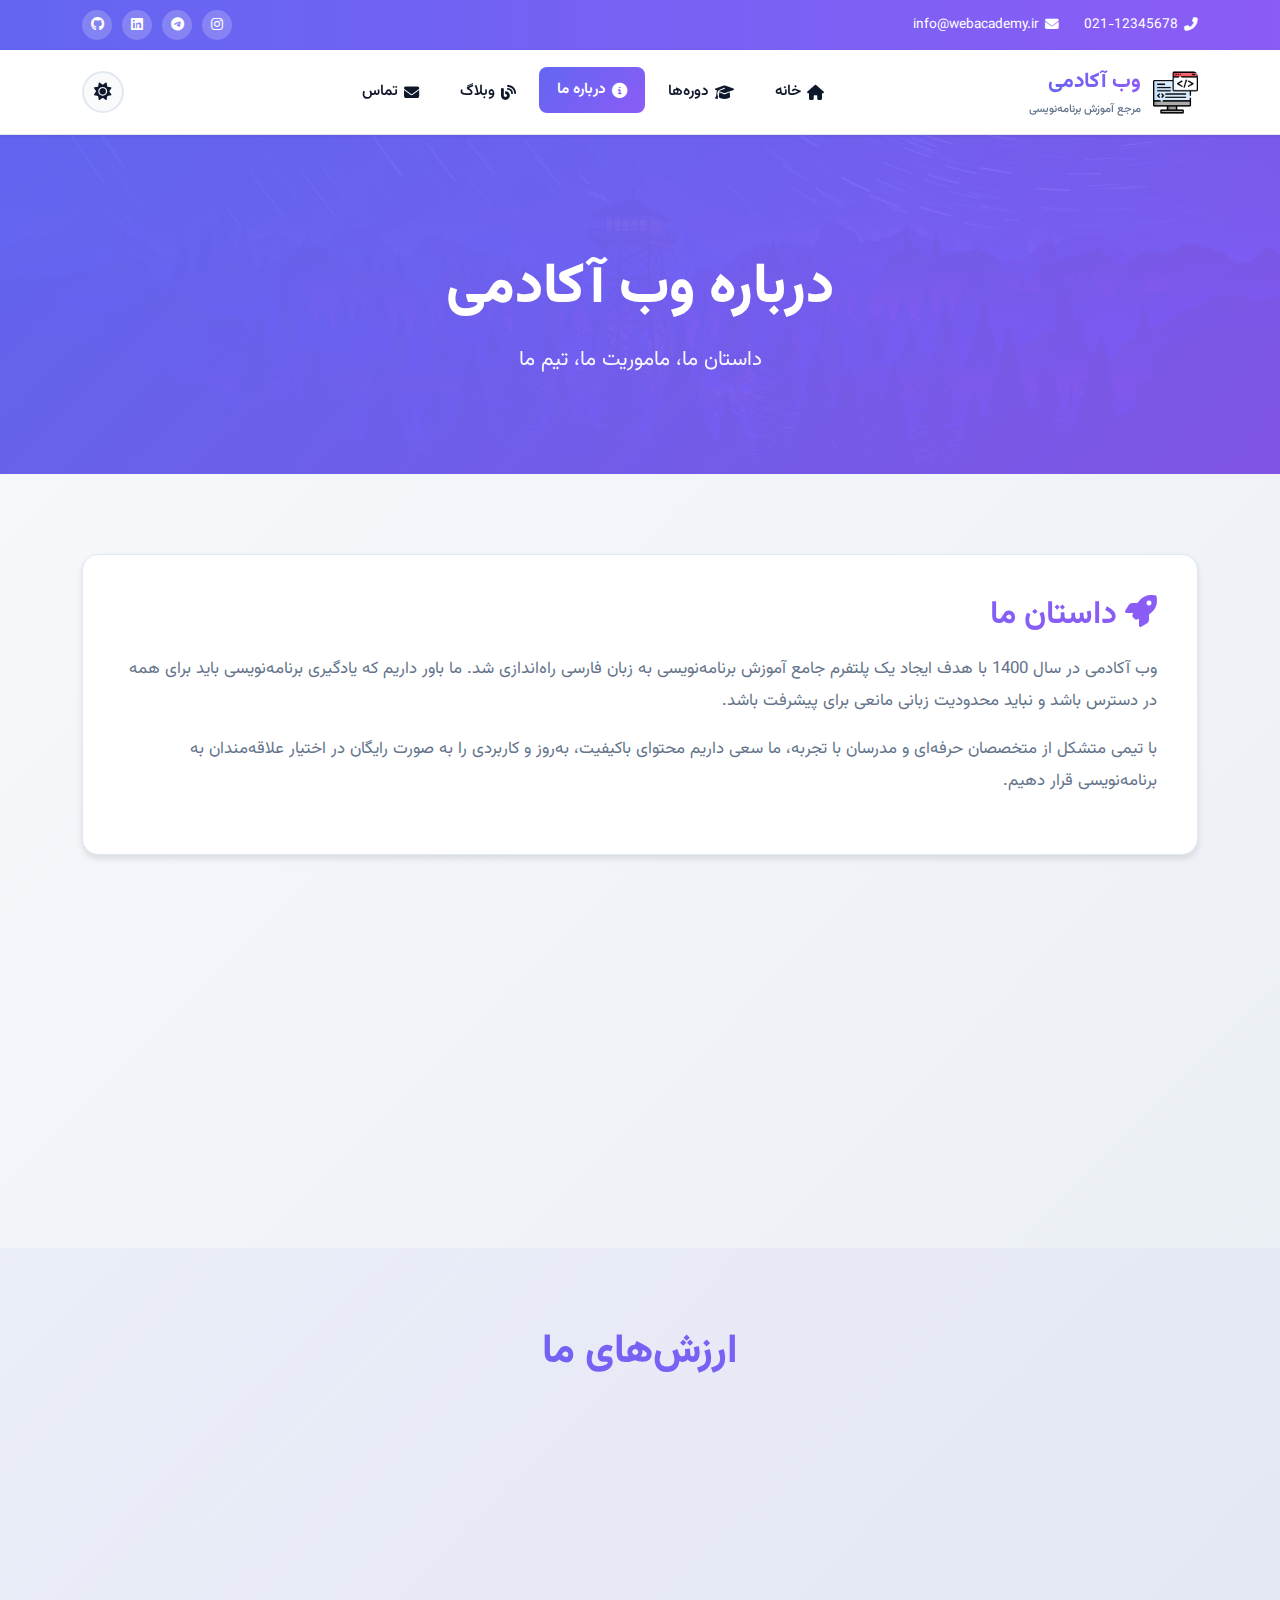
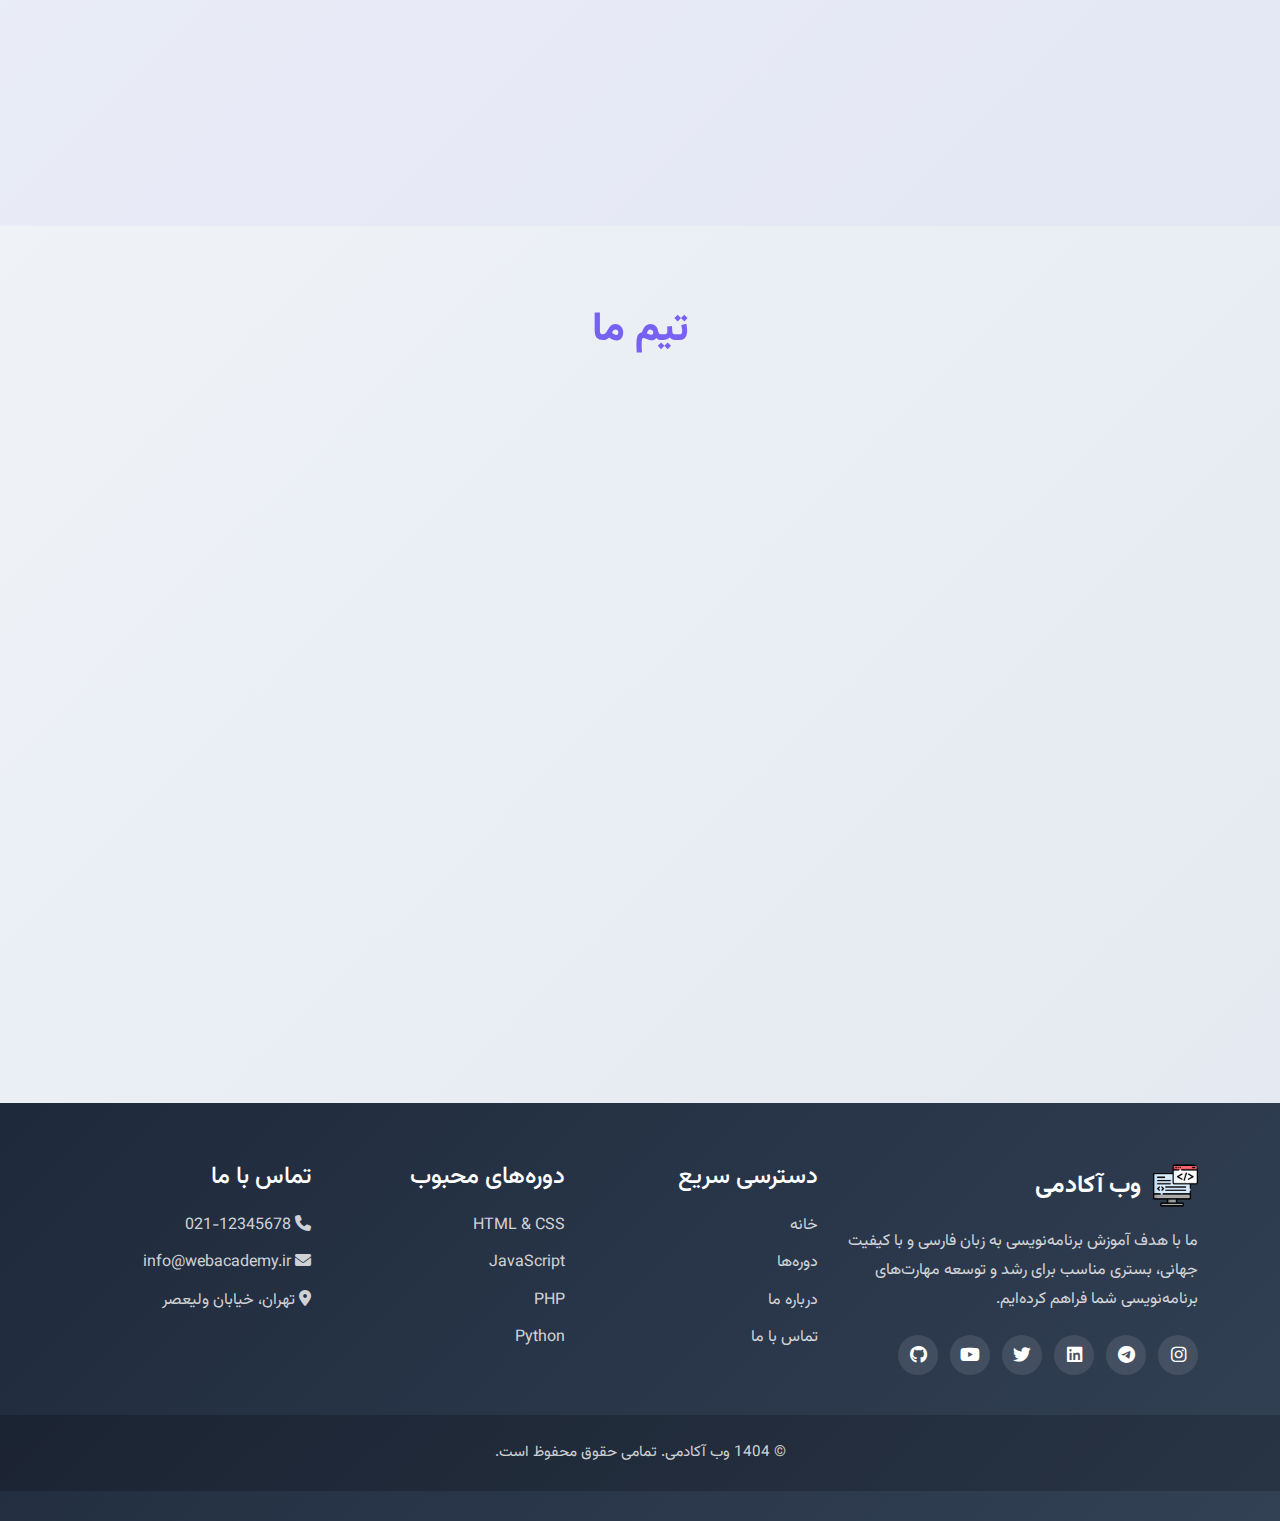
<file: about_page.html>
<!DOCTYPE html>
<html lang="fa" dir="rtl">
<head>
    <meta charset="UTF-8">
    <meta name="viewport" content="width=device-width, initial-scale=1.0">
    <meta name="description" content="درباره وب آکادمی - مرجع آموزش برنامه‌نویسی به زبان فارسی">
    <title>درباره ما - وب آکادمی</title>
    <link rel="shortcut icon" href="./image/2274766.png" type="image/x-icon">
    
    <!-- Bootstrap 5 CSS -->
    <link href="https://cdn.jsdelivr.net/npm/bootstrap@5.3.3/dist/css/bootstrap.min.css" rel="stylesheet">
    
    <!-- فونت Vazirmatn -->
    <link href="https://fonts.googleapis.com/css2?family=Vazirmatn:wght@300;400;500;600;700;800&display=swap" rel="stylesheet">
    
    <!-- Font Awesome -->
    <link rel="stylesheet" href="https://cdnjs.cloudflare.com/ajax/libs/font-awesome/6.4.0/css/all.min.css">
    
    <style>
        /* === تنظیمات پایه === */
        :root {
            --primary-color: #6366f1;
            --secondary-color: #8b5cf6;
            --accent-color: #ec4899;
            --success-color: #10b981;
            --warning-color: #f59e0b;
            --danger-color: #ef4444;
            --dark-color: #1e293b;
            --light-color: #f8fafc;
            --text-dark: #0f172a;
            --text-light: #64748b;
            --border-color: #e2e8f0;
            --shadow-sm: 0 1px 3px rgba(0, 0, 0, 0.1);
            --shadow-md: 0 4px 6px rgba(0, 0, 0, 0.1);
            --shadow-lg: 0 10px 25px rgba(0, 0, 0, 0.15);
            --shadow-xl: 0 20px 40px rgba(0, 0, 0, 0.2);
            --transition: all 0.3s cubic-bezier(0.4, 0, 0.2, 1);
            --radius-sm: 8px;
            --radius-md: 12px;
            --radius-lg: 16px;
            --radius-xl: 20px;
        }

        * {
            margin: 0;
            padding: 0;
            box-sizing: border-box;
        }

        body {
            font-family: 'Vazirmatn', sans-serif;
            background: linear-gradient(135deg, #f8fafc 0%, #e2e8f0 100%);
            color: var(--text-dark);
            line-height: 1.7;
            overflow-x: hidden;
            transition: var(--transition);
        }

        /* === تم تاریک === */
        body.dark-mode {
            --light-color: #0f172a;
            --dark-color: #f8fafc;
            --text-dark: #f1f5f9;
            --text-light: #cbd5e1;
            --border-color: #334155;
            background: linear-gradient(135deg, #0f172a 0%, #1e293b 100%);
        }

        body.dark-mode .main-navbar {
            background: rgba(15, 23, 42, 0.95);
            border-bottom-color: #334155;
        }

        body.dark-mode .about-card,
        body.dark-mode .team-card,
        body.dark-mode .timeline-item,
        body.dark-mode .value-card {
            background: rgba(30, 41, 59, 0.8);
            border-color: #334155;
        }

        /* === نوار بالایی === */
        .top-info-bar {
            background: linear-gradient(90deg, var(--primary-color), var(--secondary-color));
            color: white;
            padding: 10px 0;
            font-size: 0.85rem;
        }

        .top-info-content {
            display: flex;
            justify-content: space-between;
            align-items: center;
        }

        .contact-info {
            display: flex;
            gap: 25px;
        }

        .contact-info span {
            display: flex;
            align-items: center;
            gap: 6px;
        }

        .social-links {
            display: flex;
            gap: 10px;
        }

        .social-links a {
            width: 30px;
            height: 30px;
            display: flex;
            align-items: center;
            justify-content: center;
            background: rgba(255, 255, 255, 0.2);
            border-radius: 50%;
            color: white;
            transition: var(--transition);
            text-decoration: none;
        }

        .social-links a:hover {
            background: rgba(255, 255, 255, 0.4);
            transform: translateY(-2px);
        }

        /* === نوار ناوبری === */
        .main-navbar {
            background: rgba(255, 255, 255, 0.95);
            backdrop-filter: blur(10px);
            box-shadow: var(--shadow-sm);
            padding: 15px 0;
            position: sticky;
            top: 0;
            z-index: 1000;
            transition: var(--transition);
            border-bottom: 1px solid var(--border-color);
        }

        .navbar-content {
            display: flex;
            justify-content: space-between;
            align-items: center;
        }

        .logo {
            display: flex;
            align-items: center;
            gap: 12px;
            text-decoration: none;
            color: var(--text-dark);
        }

        .logo img {
            width: 45px;
            height: 45px;
            border-radius: var(--radius-sm);
            object-fit: cover;
        }

        .logo-text {
            display: flex;
            flex-direction: column;
        }

        .logo-main {
            font-size: 1.3rem;
            font-weight: 800;
            background: linear-gradient(90deg, var(--primary-color), var(--secondary-color));
            -webkit-background-clip: text;
            background-clip: text;
            -webkit-text-fill-color: transparent;
        }

        .logo-sub {
            font-size: 0.7rem;
            color: var(--text-light);
            font-weight: 500;
        }

        .nav-menu {
            display: flex;
            list-style: none;
            gap: 5px;
            margin: 0;
        }

        .nav-menu li a {
            display: flex;
            align-items: center;
            gap: 6px;
            padding: 10px 18px;
            color: var(--text-dark);
            text-decoration: none;
            font-weight: 600;
            font-size: 0.95rem;
            border-radius: var(--radius-sm);
            transition: var(--transition);
        }

        .nav-menu li a:hover,
        .nav-menu li a.active {
            background: linear-gradient(135deg, var(--primary-color), var(--secondary-color));
            color: white;
            transform: translateY(-2px);
        }

        .nav-actions {
            display: flex;
            align-items: center;
            gap: 10px;
        }

        .theme-toggle {
            width: 42px;
            height: 42px;
            border: none;
            border-radius: 50%;
            background: var(--light-color);
            color: var(--text-dark);
            cursor: pointer;
            display: flex;
            align-items: center;
            justify-content: center;
            font-size: 1.1rem;
            transition: var(--transition);
            border: 2px solid var(--border-color);
        }

        .theme-toggle:hover {
            background: linear-gradient(135deg, var(--primary-color), var(--secondary-color));
            color: white;
            transform: rotate(20deg) scale(1.1);
        }

        .menu-toggle {
            display: none;
            flex-direction: column;
            gap: 5px;
            width: 42px;
            height: 42px;
            border: none;
            background: transparent;
            cursor: pointer;
            padding: 8px;
        }

        .menu-toggle span {
            width: 100%;
            height: 3px;
            background: var(--text-dark);
            border-radius: 2px;
            transition: var(--transition);
        }

        .menu-toggle.active span:nth-child(1) {
            transform: rotate(45deg) translate(8px, 8px);
        }

        .menu-toggle.active span:nth-child(2) {
            opacity: 0;
        }

        .menu-toggle.active span:nth-child(3) {
            transform: rotate(-45deg) translate(6px, -6px);
        }

        /* === هدر صفحه === */
        .page-header {
            background: linear-gradient(135deg, rgba(99, 102, 241, 0.9), rgba(139, 92, 246, 0.8)),
                        url('./image/3.jpg') center/cover;
            padding: 120px 0 80px;
            text-align: center;
            color: white;
            position: relative;
            overflow: hidden;
        }

        .page-header::before {
            content: '';
            position: absolute;
            top: 0;
            left: 0;
            right: 0;
            bottom: 0;
            background: linear-gradient(135deg, rgba(99, 102, 241, 0.8), rgba(139, 92, 246, 0.6));
        }

        .page-header .container {
            position: relative;
            z-index: 1;
        }

        .page-header h1 {
            font-size: 3.5rem;
            font-weight: 800;
            margin-bottom: 20px;
            animation: fadeInUp 0.8s ease;
        }

        .page-header p {
            font-size: 1.3rem;
            opacity: 0.95;
            animation: fadeInUp 0.8s ease 0.2s backwards;
        }

        @keyframes fadeInUp {
            from {
                opacity: 0;
                transform: translateY(30px);
            }
            to {
                opacity: 1;
                transform: translateY(0);
            }
        }

        /* === بخش درباره ما === */
        .about-section {
            padding: 80px 0;
        }

        .about-card {
            background: white;
            padding: 40px;
            border-radius: var(--radius-lg);
            box-shadow: var(--shadow-md);
            margin-bottom: 30px;
            border: 1px solid var(--border-color);
            transition: var(--transition);
        }

        .about-card:hover {
            transform: translateY(-5px);
            box-shadow: var(--shadow-xl);
        }

        .about-card h2 {
            font-size: 2rem;
            font-weight: 700;
            margin-bottom: 20px;
            background: linear-gradient(90deg, var(--primary-color), var(--secondary-color));
            -webkit-background-clip: text;
            background-clip: text;
            -webkit-text-fill-color: transparent;
        }

        .about-card p {
            color: var(--text-light);
            line-height: 1.9;
            font-size: 1.05rem;
        }

        /* === ارزش‌ها === */
        .values-section {
            padding: 80px 0;
            background: linear-gradient(135deg, rgba(99, 102, 241, 0.05), rgba(139, 92, 246, 0.05));
        }

        .section-title {
            text-align: center;
            font-size: 2.5rem;
            font-weight: 800;
            margin-bottom: 60px;
            background: linear-gradient(90deg, var(--primary-color), var(--secondary-color));
            -webkit-background-clip: text;
            background-clip: text;
            -webkit-text-fill-color: transparent;
        }

        .value-card {
            background: white;
            padding: 35px;
            border-radius: var(--radius-lg);
            text-align: center;
            box-shadow: var(--shadow-md);
            transition: var(--transition);
            border: 1px solid var(--border-color);
            height: 100%;
        }

        .value-card:hover {
            transform: translateY(-10px);
            box-shadow: var(--shadow-xl);
        }

        .value-icon {
            width: 80px;
            height: 80px;
            background: linear-gradient(135deg, var(--primary-color), var(--secondary-color));
            border-radius: 50%;
            display: flex;
            align-items: center;
            justify-content: center;
            margin: 0 auto 20px;
            font-size: 2.2rem;
            color: white;
        }

        .value-card h4 {
            font-size: 1.3rem;
            font-weight: 700;
            margin-bottom: 15px;
            color: var(--text-dark);
        }

        .value-card p {
            color: var(--text-light);
            line-height: 1.7;
        }

        /* === تیم ما === */
        .team-section {
            padding: 80px 0;
        }

        .team-card {
            background: white;
            border-radius: var(--radius-lg);
            overflow: hidden;
            box-shadow: var(--shadow-md);
            transition: var(--transition);
            border: 1px solid var(--border-color);
        }

        .team-card:hover {
            transform: translateY(-10px);
            box-shadow: var(--shadow-xl);
        }

        .team-image {
            position: relative;
            height: 300px;
            background: linear-gradient(135deg, var(--primary-color), var(--secondary-color));
            display: flex;
            align-items: center;
            justify-content: center;
            overflow: hidden;
        }

        .team-image i {
            font-size: 8rem;
            color: rgba(255, 255, 255, 0.3);
        }

        .team-info {
            padding: 25px;
            text-align: center;
        }

        .team-info h4 {
            font-size: 1.3rem;
            font-weight: 700;
            margin-bottom: 5px;
            color: var(--text-dark);
        }

        .team-role {
            color: var(--primary-color);
            font-weight: 600;
            margin-bottom: 15px;
        }

        .team-info p {
            color: var(--text-light);
            line-height: 1.6;
            font-size: 0.95rem;
        }

        .team-social {
            display: flex;
            justify-content: center;
            gap: 10px;
            margin-top: 20px;
        }

        .team-social a {
            width: 40px;
            height: 40px;
            background: var(--light-color);
            border-radius: 50%;
            display: flex;
            align-items: center;
            justify-content: center;
            color: var(--text-dark);
            transition: var(--transition);
            text-decoration: none;
        }

        .team-social a:hover {
            background: linear-gradient(135deg, var(--primary-color), var(--secondary-color));
            color: white;
        }

        /* === فوتر === */
        .main-footer {
            background: linear-gradient(135deg, #1e293b, #334155);
            color: white;
            padding: 60px 0 30px;
            margin-top: 80px;
        }

        .footer-content {
            margin-bottom: 30px;
        }

        .footer-logo {
            display: flex;
            align-items: center;
            gap: 12px;
            margin-bottom: 20px;
            font-size: 1.5rem;
            font-weight: 700;
        }

        .footer-logo img {
            width: 45px;
            height: 45px;
            border-radius: var(--radius-sm);
        }

        .footer-desc {
            color: rgba(255, 255, 255, 0.8);
            line-height: 1.8;
            margin-bottom: 20px;
        }

        .footer-social {
            display: flex;
            gap: 12px;
        }

        .footer-social a {
            width: 40px;
            height: 40px;
            background: rgba(255, 255, 255, 0.1);
            border-radius: 50%;
            display: flex;
            align-items: center;
            justify-content: center;
            color: white;
            font-size: 1.1rem;
            transition: var(--transition);
            text-decoration: none;
        }

        .footer-social a:hover {
            background: var(--primary-color);
            transform: translateY(-5px);
        }

        .footer-bottom {
            background: rgba(0, 0, 0, 0.2);
            padding: 25px 0;
            margin-top: 40px;
            text-align: center;
        }

        .copyright-text {
            margin: 0;
            color: rgba(255, 255, 255, 0.8);
            font-size: 0.95rem;
        }

        /* === دکمه بازگشت به بالا === */
        .scroll-to-top {
            position: fixed;
            bottom: 30px;
            left: 30px;
            width: 50px;
            height: 50px;
            background: linear-gradient(135deg, var(--primary-color), var(--secondary-color));
            color: white;
            border: none;
            border-radius: 50%;
            font-size: 1.2rem;
            cursor: pointer;
            z-index: 1000;
            opacity: 0;
            visibility: hidden;
            transition: var(--transition);
            box-shadow: var(--shadow-lg);
        }

        .scroll-to-top.visible {
            opacity: 1;
            visibility: visible;
        }

        .scroll-to-top:hover {
            transform: translateY(-5px);
            box-shadow: var(--shadow-xl);
        }

        /* === ریسپانسیو === */
        @media (max-width: 991px) {
            .top-info-bar {
                display: none;
            }

            .nav-menu {
                position: fixed;
                top: 75px;
                right: -100%;
                width: 280px;
                height: calc(100vh - 75px);
                background: white;
                flex-direction: column;
                padding: 20px;
                box-shadow: var(--shadow-xl);
                transition: var(--transition);
                overflow-y: auto;
            }

            body.dark-mode .nav-menu {
                background: #1e293b;
            }

            .nav-menu.active {
                right: 0;
            }

            .nav-menu li {
                width: 100%;
            }

            .nav-menu li a {
                width: 100%;
                justify-content: flex-start;
            }

            .menu-toggle {
                display: flex;
            }

            .page-header h1 {
                font-size: 2.5rem;
            }

            .page-header p {
                font-size: 1.1rem;
            }
        }

        @media (max-width: 768px) {
            .logo-text {
                display: none;
            }

            .page-header h1 {
                font-size: 2rem;
            }

            .section-title {
                font-size: 2rem;
            }

            .about-card {
                padding: 25px;
            }

            .value-card {
                padding: 25px;
            }

            .team-image {
                height: 250px;
            }
        }
    </style>
</head>
<body>
    <!-- نوار بالا -->
    <div class="top-info-bar">
        <div class="container">
            <div class="top-info-content">
                <div class="contact-info">
                    <span><i class="fas fa-phone-alt"></i> 021-12345678</span>
                    <span><i class="fas fa-envelope"></i> info@webacademy.ir</span>
                </div>
                <div class="social-links">
                    <a href="#" aria-label="اینستاگرام"><i class="fab fa-instagram"></i></a>
                    <a href="#" aria-label="تلگرام"><i class="fab fa-telegram"></i></a>
                    <a href="#" aria-label="لینکدین"><i class="fab fa-linkedin"></i></a>
                    <a href="#" aria-label="گیت‌هاب"><i class="fab fa-github"></i></a>
                </div>
            </div>
        </div>
    </div>

    <!-- نوار ناوبری -->
    <nav class="main-navbar">
        <div class="container">
            <div class="navbar-content">
                <div class="logo">
                    <img src="./image/2274766.png" alt="لوگو">
                    <span class="logo-text">
                        <span class="logo-main">وب آکادمی</span>
                        <span class="logo-sub">مرجع آموزش برنامه‌نویسی</span>
                    </span>
                </div>

                <ul class="nav-menu" id="navMenu">
                    <li><a href="./index.html"><i class="fas fa-home"></i> خانه</a></li>
                    <li><a href="./courses_page.html"><i class="fas fa-graduation-cap"></i> دوره‌ها</a></li>
                    <li><a href="./about_page.html" class="active"><i class="fas fa-info-circle"></i> درباره ما</a></li>
                    <li><a href="#"><i class="fas fa-blog"></i> وبلاگ</a></li>
                    <li><a href="./contact_page.html"><i class="fas fa-envelope"></i> تماس</a></li>
                </ul>

                <div class="nav-actions">
                    <button class="theme-toggle" id="themeToggle" aria-label="تغییر تم">
                        <i class="fas fa-sun"></i>
                    </button>
                    <button class="menu-toggle" id="menuToggle" aria-label="منوی موبایل">
                        <span></span>
                        <span></span>
                        <span></span>
                    </button>
                </div>
            </div>
        </div>
    </nav>

    <!-- هدر صفحه -->
    <header class="page-header">
        <div class="container">
            <h1>درباره وب آکادمی</h1>
            <p>داستان ما، ماموریت ما، تیم ما</p>
        </div>
    </header>

    <!-- بخش درباره ما -->
    <section class="about-section">
        <div class="container">
            <div class="row">
                <div class="col-lg-12">
                    <div class="about-card">
                        <h2><i class="fas fa-rocket"></i> داستان ما</h2>
                        <p>
                            وب آکادمی در سال 1400 با هدف ایجاد یک پلتفرم جامع آموزش برنامه‌نویسی به زبان فارسی راه‌اندازی شد. 
                            ما باور داریم که یادگیری برنامه‌نویسی باید برای همه در دسترس باشد و نباید محدودیت زبانی مانعی برای پیشرفت باشد.
                        </p>
                        <p>
                            با تیمی متشکل از متخصصان حرفه‌ای و مدرسان با تجربه، ما سعی داریم محتوای باکیفیت، به‌روز و کاربردی را 
                            به صورت رایگان در اختیار علاقه‌مندان به برنامه‌نویسی قرار دهیم.
                        </p>
                    </div>
                </div>

                <div class="col-lg-6">
                    <div class="about-card">
                        <h2><i class="fas fa-bullseye"></i> ماموریت ما</h2>
                        <p>
                            ماموریت ما توانمندسازی افراد در حوزه برنامه‌نویسی و فناوری اطلاعات است. ما می‌خواهیم پلی باشیم 
                            بین علاقه‌مندان و دنیای فناوری، و به آن‌ها کمک کنیم تا مهارت‌های موردنیاز بازار کار را کسب کنند.
                        </p>
                    </div>
                </div>

                <div class="col-lg-6">
                    <div class="about-card">
                        <h2><i class="fas fa-eye"></i> چشم‌انداز ما</h2>
                        <p>
                            چشم‌انداز ما تبدیل شدن به بزرگ‌ترین و جامع‌ترین مرجع آموزش برنامه‌نویسی به زبان فارسی است. 
                            ما می‌خواهیم جامعه‌ای از برنامه‌نویسان حرفه‌ای بسازیم که بتوانند در سطح جهانی رقابت کنند.
                        </p>
                    </div>
                </div>
            </div>
        </div>
    </section>

    <!-- بخش ارزش‌ها -->
    <section class="values-section">
        <div class="container">
            <h2 class="section-title">ارزش‌های ما</h2>
            <div class="row g-4">
                <div class="col-md-6 col-lg-3">
                    <div class="value-card">
                        <div class="value-icon">
                            <i class="fas fa-heart"></i>
                        </div>
                        <h4>کیفیت</h4>
                        <p>ما به کیفیت محتوا اهمیت می‌دهیم و تلاش می‌کنیم بهترین آموزش‌ها را ارائه دهیم.</p>
                    </div>
                </div>

                <div class="col-md-6 col-lg-3">
                    <div class="value-card">
                        <div class="value-icon">
                            <i class="fas fa-users"></i>
                        </div>
                        <h4>جامعه‌محوری</h4>
                        <p>ما باور داریم که یادگیری در کنار دیگران موثرتر و لذت‌بخش‌تر است.</p>
                    </div>
                </div>

                <div class="col-md-6 col-lg-3">
                    <div class="value-card">
                        <div class="value-icon">
                            <i class="fas fa-lightbulb"></i>
                        </div>
                        <h4>نوآوری</h4>
                        <p>ما همیشه به دنبال روش‌های جدید و بهتر برای آموزش و یادگیری هستیم.</p>
                    </div>
                </div>

                <div class="col-md-6 col-lg-3">
                    <div class="value-card">
                        <div class="value-icon">
                            <i class="fas fa-handshake"></i>
                        </div>
                        <h4>صداقت</h4>
                        <p>ما در تمام تعاملات خود با دانشجویان و همکاران، صادق و شفاف هستیم.</p>
                    </div>
                </div>
            </div>
        </div>
    </section>

    <!-- بخش تیم -->
    <section class="team-section">
        <div class="container">
            <h2 class="section-title">تیم ما</h2>
            <div class="row g-4">
                <div class="col-md-6 col-lg-3">
                    <div class="team-card">
                        <div class="team-image">
                            <i class="fas fa-user"></i>
                        </div>
                        <div class="team-info">
                            <h4>علی احمدی</h4>
                            <p class="team-role">مدیر عامل و بنیانگذار</p>
                            <p>متخصص برنامه‌نویسی با 10 سال سابقه در صنعت فناوری</p>
                            <div class="team-social">
                                <a href="#"><i class="fab fa-linkedin"></i></a>
                                <a href="#"><i class="fab fa-github"></i></a>
                                <a href="#"><i class="fab fa-twitter"></i></a>
                            </div>
                        </div>
                    </div>
                </div>

                <div class="col-md-6 col-lg-3">
                    <div class="team-card">
                        <div class="team-image">
                            <i class="fas fa-user"></i>
                        </div>
                        <div class="team-info">
                            <h4>سارا محمدی</h4>
                            <p class="team-role">مدیر آموزش</p>
                            <p>مدرس ارشد با تخصص در فرانت‌اند و طراحی UI/UX</p>
                            <div class="team-social">
                                <a href="#"><i class="fab fa-linkedin"></i></a>
                                <a href="#"><i class="fab fa-github"></i></a>
                                <a href="#"><i class="fab fa-twitter"></i></a>
                            </div>
                        </div>
                    </div>
                </div>

                <div class="col-md-6 col-lg-3">
                    <div class="team-card">
                        <div class="team-image">
                            <i class="fas fa-user"></i>
                        </div>
                        <div class="team-info">
                            <h4>رضا حسینی</h4>
                            <p class="team-role">مدرس بک‌اند</p>
                            <p>متخصص PHP، Python و معماری نرم‌افزار</p>
                            <div class="team-social">
                                <a href="#"><i class="fab fa-linkedin"></i></a>
                                <a href="#"><i class="fab fa-github"></i></a>
                                <a href="#"><i class="fab fa-twitter"></i></a>
                            </div>
                        </div>
                    </div>
                </div>

                <div class="col-md-6 col-lg-3">
                    <div class="team-card">
                        <div class="team-image">
                            <i class="fas fa-user"></i>
                        </div>
                        <div class="team-info">
                            <h4>مریم کریمی</h4>
                            <p class="team-role">مدیر پشتیبانی</p>
                            <p>مسئول پاسخگویی به سوالات و رفع مشکلات دانشجویان</p>
                            <div class="team-social">
                                <a href="#"><i class="fab fa-linkedin"></i></a>
                                <a href="#"><i class="fab fa-github"></i></a>
                                <a href="#"><i class="fab fa-twitter"></i></a>
                            </div>
                        </div>
                    </div>
                </div>
            </div>
        </div>
    </section>

    <!-- فوتر -->
    <footer class="main-footer">
        <div class="footer-content">
            <div class="container">
                <div class="row g-4">
                    <div class="col-lg-4">
                        <div class="footer-logo">
                            <img src="./image/2274766.png" alt="لوگو">
                            <span>وب آکادمی</span>
                        </div>
                        <p class="footer-desc">
                            ما با هدف آموزش برنامه‌نویسی به زبان فارسی و با کیفیت جهانی، بستری مناسب برای رشد و
                            توسعه مهارت‌های برنامه‌نویسی شما فراهم کرده‌ایم.
                        </p>
                        <div class="footer-social">
                            <a href="#"><i class="fab fa-instagram"></i></a>
                            <a href="#"><i class="fab fa-telegram"></i></a>
                            <a href="#"><i class="fab fa-linkedin"></i></a>
                            <a href="#"><i class="fab fa-twitter"></i></a>
                            <a href="#"><i class="fab fa-youtube"></i></a>
                            <a href="#"><i class="fab fa-github"></i></a>
                        </div>
                    </div>

                    <div class="col-lg-8">
                        <div class="row">
                            <div class="col-md-4">
                                <h4 style="color: white; margin-bottom: 20px;">دسترسی سریع</h4>
                                <ul style="list-style: none; padding: 0;">
                                    <li style="margin-bottom: 10px;"><a href="./index.html" style="color: rgba(255,255,255,0.8); text-decoration: none;">خانه</a></li>
                                    <li style="margin-bottom: 10px;"><a href="./courses_page.html" style="color: rgba(255,255,255,0.8); text-decoration: none;">دوره‌ها</a></li>
                                    <li style="margin-bottom: 10px;"><a href="./about_page.html" style="color: rgba(255,255,255,0.8); text-decoration: none;">درباره ما</a></li>
                                    <li style="margin-bottom: 10px;"><a href="./contact_page.html" style="color: rgba(255,255,255,0.8); text-decoration: none;">تماس با ما</a></li>
                                </ul>
                            </div>

                            <div class="col-md-4">
                                <h4 style="color: white; margin-bottom: 20px;">دوره‌های محبوب</h4>
                                <ul style="list-style: none; padding: 0;">
                                    <li style="margin-bottom: 10px;"><a href="#" style="color: rgba(255,255,255,0.8); text-decoration: none;">HTML & CSS</a></li>
                                    <li style="margin-bottom: 10px;"><a href="#" style="color: rgba(255,255,255,0.8); text-decoration: none;">JavaScript</a></li>
                                    <li style="margin-bottom: 10px;"><a href="#" style="color: rgba(255,255,255,0.8); text-decoration: none;">PHP</a></li>
                                    <li style="margin-bottom: 10px;"><a href="#" style="color: rgba(255,255,255,0.8); text-decoration: none;">Python</a></li>
                                </ul>
                            </div>

                            <div class="col-md-4">
                                <h4 style="color: white; margin-bottom: 20px;">تماس با ما</h4>
                                <ul style="list-style: none; padding: 0; color: rgba(255,255,255,0.8);">
                                    <li style="margin-bottom: 10px;"><i class="fas fa-phone"></i> 021-12345678</li>
                                    <li style="margin-bottom: 10px;"><i class="fas fa-envelope"></i> info@webacademy.ir</li>
                                    <li style="margin-bottom: 10px;"><i class="fas fa-map-marker-alt"></i> تهران، خیابان ولیعصر</li>
                                </ul>
                            </div>
                        </div>
                    </div>
                </div>
            </div>
        </div>

        <div class="footer-bottom">
            <div class="container">
                <p class="copyright-text">© 1404 وب آکادمی. تمامی حقوق محفوظ است.</p>
            </div>
        </div>
    </footer>

    <!-- دکمه بازگشت به بالا -->
    <button class="scroll-to-top" id="scrollToTop" aria-label="بازگشت به بالا">
        <i class="fas fa-arrow-up"></i>
    </button>

    <!-- Bootstrap JS -->
    <script src="https://cdn.jsdelivr.net/npm/bootstrap@5.3.3/dist/js/bootstrap.bundle.min.js"></script>

    <script>
        // تم تاریک/روشن
        const themeToggle = document.getElementById('themeToggle');
        const body = document.body;
        const themeIcon = themeToggle.querySelector('i');

        const savedTheme = localStorage.getItem('theme');
        if (savedTheme === 'dark') {
            body.classList.add('dark-mode');
            themeIcon.classList.remove('fa-sun');
            themeIcon.classList.add('fa-moon');
        }

        themeToggle.addEventListener('click', () => {
            body.classList.toggle('dark-mode');
            
            if (body.classList.contains('dark-mode')) {
                themeIcon.classList.remove('fa-sun');
                themeIcon.classList.add('fa-moon');
                localStorage.setItem('theme', 'dark');
            } else {
                themeIcon.classList.remove('fa-moon');
                themeIcon.classList.add('fa-sun');
                localStorage.setItem('theme', 'light');
            }
        });

        // منوی موبایل
        const menuToggle = document.getElementById('menuToggle');
        const navMenu = document.getElementById('navMenu');

        menuToggle.addEventListener('click', () => {
            menuToggle.classList.toggle('active');
            navMenu.classList.toggle('active');
        });

        // بستن منو با کلیک روی لینک‌ها
        navMenu.querySelectorAll('a').forEach(link => {
            link.addEventListener('click', () => {
                menuToggle.classList.remove('active');
                navMenu.classList.remove('active');
            });
        });

        // بستن منو با کلیک خارج
        document.addEventListener('click', (e) => {
            if (!menuToggle.contains(e.target) && !navMenu.contains(e.target)) {
                menuToggle.classList.remove('active');
                navMenu.classList.remove('active');
            }
        });

        // دکمه بازگشت به بالا
        const scrollToTopBtn = document.getElementById('scrollToTop');

        window.addEventListener('scroll', () => {
            if (window.pageYOffset > 500) {
                scrollToTopBtn.classList.add('visible');
            } else {
                scrollToTopBtn.classList.remove('visible');
            }
        });

        scrollToTopBtn.addEventListener('click', () => {
            window.scrollTo({
                top: 0,
                behavior: 'smooth'
            });
        });

        // انیمیشن ورود عناصر
        const observer = new IntersectionObserver((entries) => {
            entries.forEach(entry => {
                if (entry.isIntersecting) {
                    entry.target.style.opacity = '1';
                    entry.target.style.transform = 'translateY(0)';
                }
            });
        }, { threshold: 0.1 });

        document.querySelectorAll('.about-card, .value-card, .team-card').forEach(el => {
            el.style.opacity = '0';
            el.style.transform = 'translateY(30px)';
            el.style.transition = 'opacity 0.6s ease, transform 0.6s ease';
            observer.observe(el);
        });
    </script>
</body>
</html>
</file>
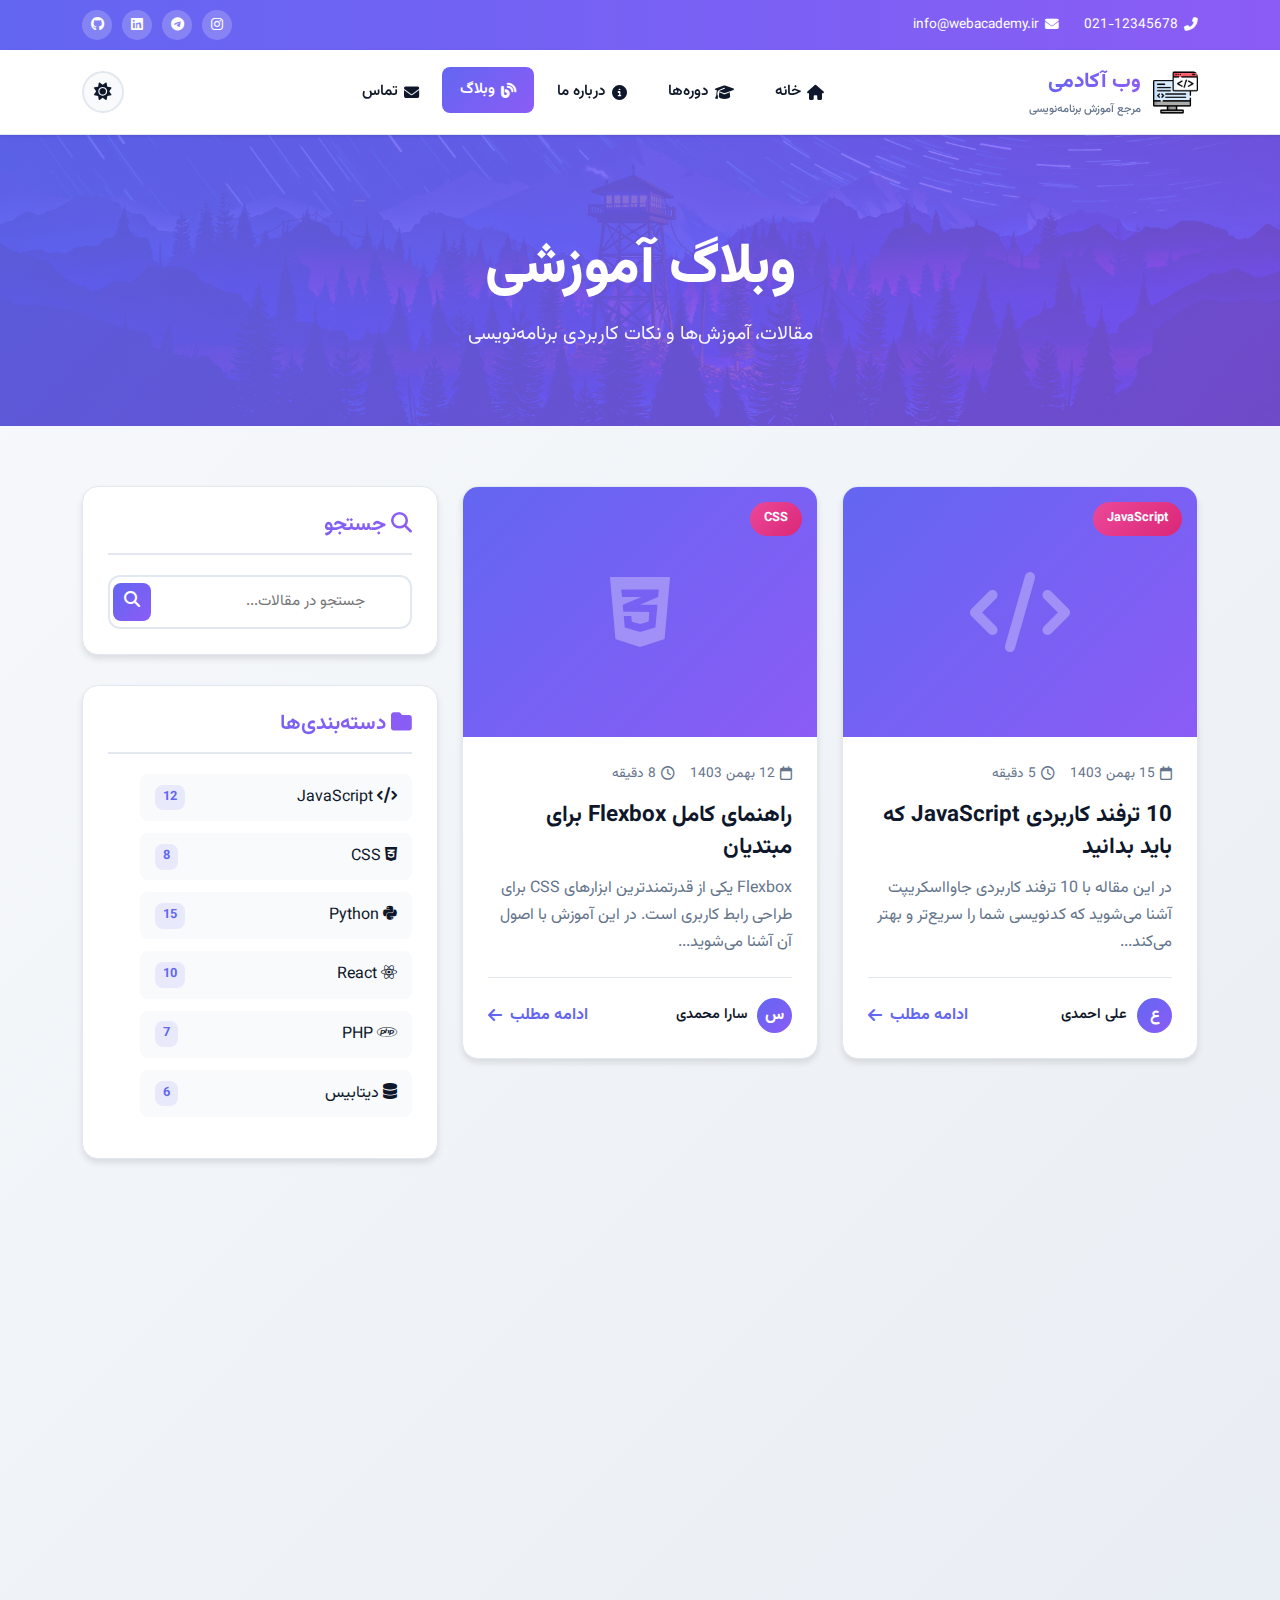
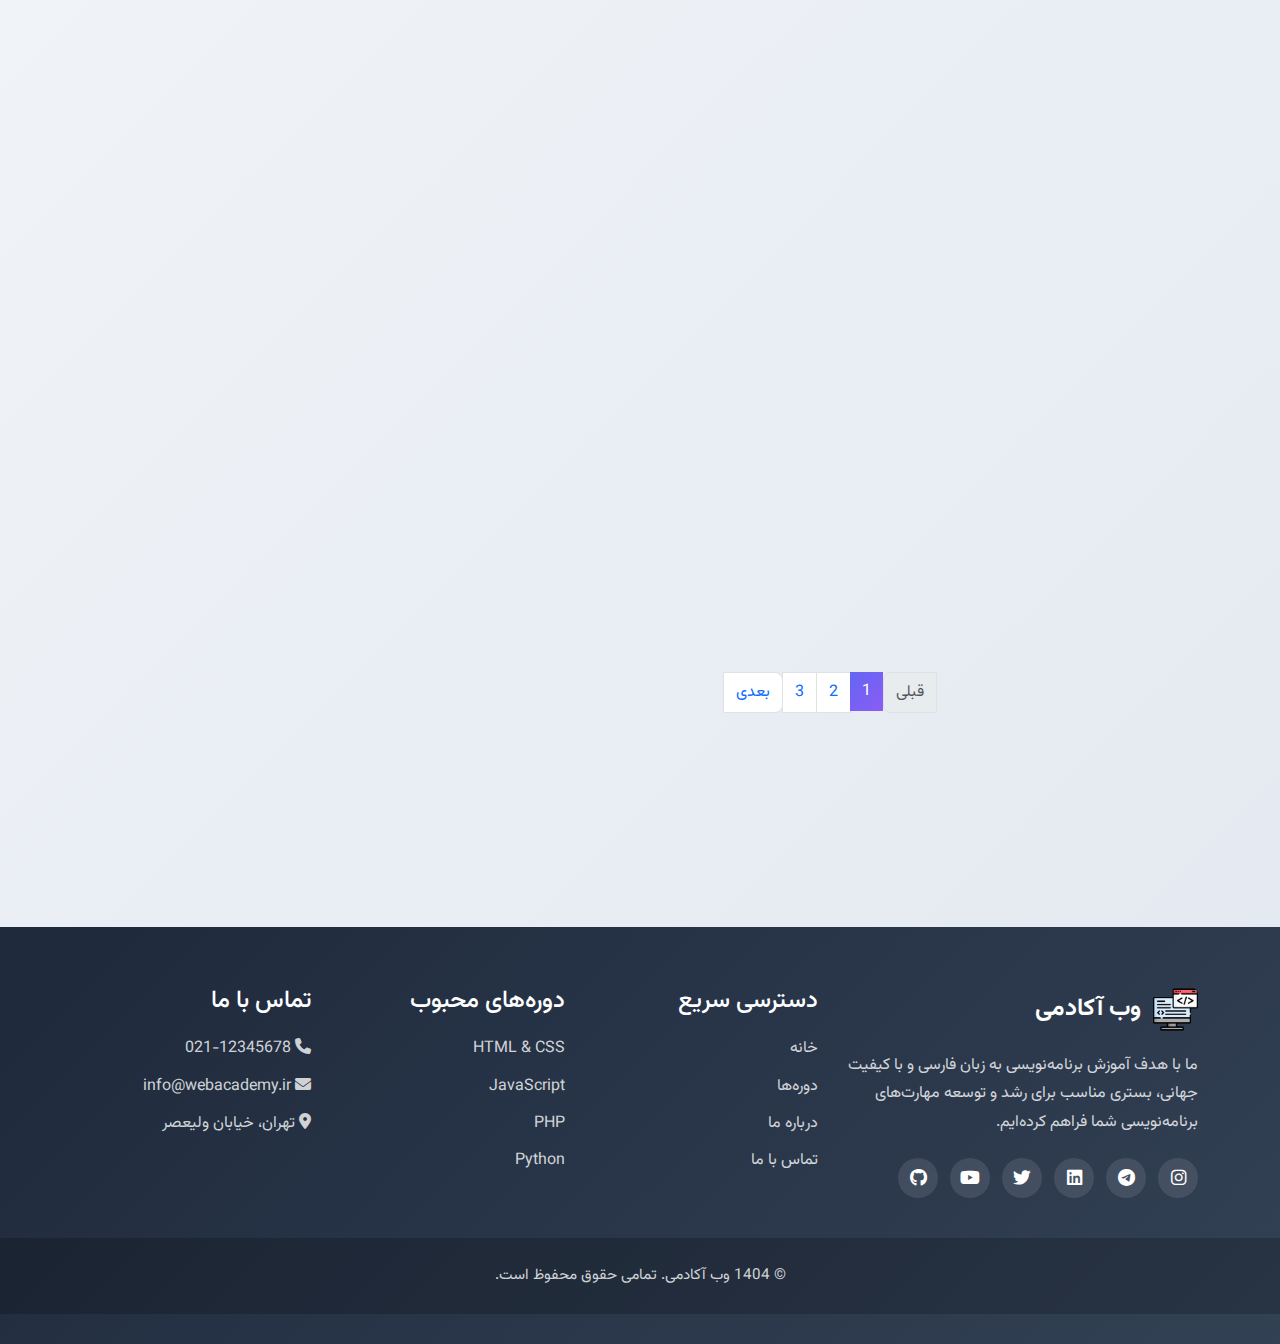
<file: blog_page.html>
<!DOCTYPE html>
<html lang="fa" dir="rtl">
<head>
    <meta charset="UTF-8">
    <meta name="viewport" content="width=device-width, initial-scale=1.0">
    <meta name="description" content="وبلاگ آموزشی برنامه‌نویسی - مقالات، آموزش‌ها و نکات کاربردی">
    <title>وبلاگ آموزشی - وب آکادمی</title>
    <link rel="shortcut icon" href="./image/2274766.png" type="image/x-icon">
    
    <!-- Bootstrap 5 CSS -->
    <link href="https://cdn.jsdelivr.net/npm/bootstrap@5.3.3/dist/css/bootstrap.min.css" rel="stylesheet">
    
    <!-- فونت Vazirmatn -->
    <link href="https://fonts.googleapis.com/css2?family=Vazirmatn:wght@300;400;500;600;700;800&display=swap" rel="stylesheet">
    
    <!-- Font Awesome -->
    <link rel="stylesheet" href="https://cdnjs.cloudflare.com/ajax/libs/font-awesome/6.4.0/css/all.min.css">
    
    <style>
        :root {
            --primary-color: #6366f1;
            --secondary-color: #8b5cf6;
            --accent-color: #ec4899;
            --success-color: #10b981;
            --warning-color: #f59e0b;
            --danger-color: #ef4444;
            --dark-color: #1e293b;
            --light-color: #f8fafc;
            --text-dark: #0f172a;
            --text-light: #64748b;
            --border-color: #e2e8f0;
            --shadow-sm: 0 1px 3px rgba(0, 0, 0, 0.1);
            --shadow-md: 0 4px 6px rgba(0, 0, 0, 0.1);
            --shadow-lg: 0 10px 25px rgba(0, 0, 0, 0.15);
            --shadow-xl: 0 20px 40px rgba(0, 0, 0, 0.2);
            --transition: all 0.3s cubic-bezier(0.4, 0, 0.2, 1);
            --radius-sm: 8px;
            --radius-md: 12px;
            --radius-lg: 16px;
            --radius-xl: 20px;
        }

        * {
            margin: 0;
            padding: 0;
            box-sizing: border-box;
        }

        body {
            font-family: 'Vazirmatn', sans-serif;
            background: linear-gradient(135deg, #f8fafc 0%, #e2e8f0 100%);
            color: var(--text-dark);
            line-height: 1.7;
            overflow-x: hidden;
        }

        /* تم تاریک */
        body.dark-mode {
            --light-color: #0f172a;
            --dark-color: #f8fafc;
            --text-dark: #f1f5f9;
            --text-light: #cbd5e1;
            --border-color: #334155;
            background: linear-gradient(135deg, #0f172a 0%, #1e293b 100%);
        }

        body.dark-mode .main-navbar {
            background: rgba(15, 23, 42, 0.95);
            border-bottom-color: #334155;
        }

        body.dark-mode .blog-card,
        body.dark-mode .sidebar-widget,
        body.dark-mode .category-badge {
            background: rgba(30, 41, 59, 0.8);
            border-color: #334155;
        }

        /* نوار بالایی */
        .top-info-bar {
            background: linear-gradient(90deg, var(--primary-color), var(--secondary-color));
            color: white;
            padding: 10px 0;
            font-size: 0.85rem;
        }

        .top-info-content {
            display: flex;
            justify-content: space-between;
            align-items: center;
        }

        .contact-info {
            display: flex;
            gap: 25px;
        }

        .contact-info span {
            display: flex;
            align-items: center;
            gap: 6px;
        }

        .social-links {
            display: flex;
            gap: 10px;
        }

        .social-links a {
            width: 30px;
            height: 30px;
            display: flex;
            align-items: center;
            justify-content: center;
            background: rgba(255, 255, 255, 0.2);
            border-radius: 50%;
            color: white;
            transition: var(--transition);
            text-decoration: none;
        }

        .social-links a:hover {
            background: rgba(255, 255, 255, 0.4);
            transform: translateY(-2px);
        }

        /* نوار ناوبری */
        .main-navbar {
            background: rgba(255, 255, 255, 0.95);
            backdrop-filter: blur(10px);
            box-shadow: var(--shadow-sm);
            padding: 15px 0;
            position: sticky;
            top: 0;
            z-index: 1000;
            transition: var(--transition);
            border-bottom: 1px solid var(--border-color);
        }

        .navbar-content {
            display: flex;
            justify-content: space-between;
            align-items: center;
        }

        .logo {
            display: flex;
            align-items: center;
            gap: 12px;
            text-decoration: none;
            color: var(--text-dark);
        }

        .logo img {
            width: 45px;
            height: 45px;
            border-radius: var(--radius-sm);
            object-fit: cover;
        }

        .logo-text {
            display: flex;
            flex-direction: column;
        }

        .logo-main {
            font-size: 1.3rem;
            font-weight: 800;
            background: linear-gradient(90deg, var(--primary-color), var(--secondary-color));
            -webkit-background-clip: text;
            background-clip: text;
            -webkit-text-fill-color: transparent;
        }

        .logo-sub {
            font-size: 0.7rem;
            color: var(--text-light);
            font-weight: 500;
        }

        .nav-menu {
            display: flex;
            list-style: none;
            gap: 5px;
            margin: 0;
        }

        .nav-menu li a {
            display: flex;
            align-items: center;
            gap: 6px;
            padding: 10px 18px;
            color: var(--text-dark);
            text-decoration: none;
            font-weight: 600;
            font-size: 0.95rem;
            border-radius: var(--radius-sm);
            transition: var(--transition);
        }

        .nav-menu li a:hover,
        .nav-menu li a.active {
            background: linear-gradient(135deg, var(--primary-color), var(--secondary-color));
            color: white;
            transform: translateY(-2px);
        }

        .nav-actions {
            display: flex;
            align-items: center;
            gap: 10px;
        }

        .theme-toggle {
            width: 42px;
            height: 42px;
            border: none;
            border-radius: 50%;
            background: var(--light-color);
            color: var(--text-dark);
            cursor: pointer;
            display: flex;
            align-items: center;
            justify-content: center;
            font-size: 1.1rem;
            transition: var(--transition);
            border: 2px solid var(--border-color);
        }

        .theme-toggle:hover {
            background: linear-gradient(135deg, var(--primary-color), var(--secondary-color));
            color: white;
            transform: rotate(20deg) scale(1.1);
        }

        .menu-toggle {
            display: none;
            flex-direction: column;
            gap: 5px;
            width: 42px;
            height: 42px;
            border: none;
            background: transparent;
            cursor: pointer;
            padding: 8px;
        }

        .menu-toggle span {
            width: 100%;
            height: 3px;
            background: var(--text-dark);
            border-radius: 2px;
            transition: var(--transition);
        }

        .menu-toggle.active span:nth-child(1) {
            transform: rotate(45deg) translate(8px, 8px);
        }

        .menu-toggle.active span:nth-child(2) {
            opacity: 0;
        }

        .menu-toggle.active span:nth-child(3) {
            transform: rotate(-45deg) translate(6px, -6px);
        }

        /* هدر صفحه */
        .page-header {
            background: linear-gradient(135deg, rgba(99, 102, 241, 0.9), rgba(139, 92, 246, 0.8)),
                        url('./image/3.jpg') center/cover;
            padding: 100px 0 60px;
            text-align: center;
            color: white;
        }

        .page-header h1 {
            font-size: 3.5rem;
            font-weight: 800;
            margin-bottom: 15px;
        }

        .page-header p {
            font-size: 1.2rem;
            opacity: 0.95;
        }

        /* بخش وبلاگ */
        .blog-section {
            padding: 60px 0;
        }

        /* کارت مقاله */
        .blog-card {
            background: white;
            border-radius: var(--radius-lg);
            overflow: hidden;
            box-shadow: var(--shadow-md);
            transition: var(--transition);
            border: 1px solid var(--border-color);
            height: 100%;
            display: flex;
            flex-direction: column;
        }

        .blog-card:hover {
            transform: translateY(-10px);
            box-shadow: var(--shadow-xl);
        }

        .blog-image {
            position: relative;
            height: 250px;
            overflow: hidden;
            background: linear-gradient(135deg, var(--primary-color), var(--secondary-color));
        }

        .blog-image img {
            width: 100%;
            height: 100%;
            object-fit: cover;
            transition: var(--transition);
        }

        .blog-card:hover .blog-image img {
            transform: scale(1.1);
        }

        .blog-category {
            position: absolute;
            top: 15px;
            right: 15px;
            background: linear-gradient(135deg, var(--accent-color), #db2777);
            color: white;
            padding: 6px 14px;
            border-radius: var(--radius-xl);
            font-size: 0.8rem;
            font-weight: 700;
            z-index: 2;
        }

        .blog-content {
            padding: 25px;
            flex-grow: 1;
            display: flex;
            flex-direction: column;
        }

        .blog-meta {
            display: flex;
            gap: 15px;
            margin-bottom: 15px;
            flex-wrap: wrap;
            font-size: 0.85rem;
            color: var(--text-light);
        }

        .blog-meta span {
            display: flex;
            align-items: center;
            gap: 5px;
        }

        .blog-title {
            font-size: 1.4rem;
            font-weight: 700;
            margin-bottom: 12px;
            color: var(--text-dark);
            line-height: 1.4;
        }

        .blog-title a {
            color: inherit;
            text-decoration: none;
            transition: var(--transition);
        }

        .blog-title a:hover {
            color: var(--primary-color);
        }

        .blog-excerpt {
            color: var(--text-light);
            line-height: 1.7;
            margin-bottom: 20px;
            flex-grow: 1;
        }

        .blog-footer {
            display: flex;
            justify-content: space-between;
            align-items: center;
            padding-top: 20px;
            border-top: 1px solid var(--border-color);
        }

        .blog-author {
            display: flex;
            align-items: center;
            gap: 10px;
        }

        .author-avatar {
            width: 35px;
            height: 35px;
            background: linear-gradient(135deg, var(--primary-color), var(--secondary-color));
            border-radius: 50%;
            display: flex;
            align-items: center;
            justify-content: center;
            color: white;
            font-weight: 700;
        }

        .author-name {
            font-weight: 600;
            font-size: 0.9rem;
            color: var(--text-dark);
        }

        .read-more {
            display: inline-flex;
            align-items: center;
            gap: 8px;
            color: var(--primary-color);
            font-weight: 700;
            text-decoration: none;
            transition: var(--transition);
        }

        .read-more:hover {
            gap: 12px;
        }

        /* سایدبار */
        .sidebar-widget {
            background: white;
            padding: 25px;
            border-radius: var(--radius-lg);
            box-shadow: var(--shadow-md);
            border: 1px solid var(--border-color);
            margin-bottom: 30px;
        }

        .widget-title {
            font-size: 1.3rem;
            font-weight: 700;
            margin-bottom: 20px;
            padding-bottom: 15px;
            border-bottom: 2px solid var(--border-color);
            background: linear-gradient(90deg, var(--primary-color), var(--secondary-color));
            -webkit-background-clip: text;
            background-clip: text;
            -webkit-text-fill-color: transparent;
        }

        /* جستجو */
        .search-box {
            position: relative;
        }

        .search-input {
            width: 100%;
            padding: 12px 45px 12px 15px;
            border: 2px solid var(--border-color);
            border-radius: var(--radius-md);
            font-size: 0.95rem;
            transition: var(--transition);
        }

        .search-input:focus {
            outline: none;
            border-color: var(--primary-color);
            box-shadow: 0 0 0 3px rgba(99, 102, 241, 0.1);
        }

        .search-btn {
            position: absolute;
            left: 5px;
            top: 50%;
            transform: translateY(-50%);
            width: 38px;
            height: 38px;
            background: linear-gradient(135deg, var(--primary-color), var(--secondary-color));
            border: none;
            border-radius: var(--radius-sm);
            color: white;
            cursor: pointer;
            transition: var(--transition);
        }

        .search-btn:hover {
            transform: translateY(-50%) scale(1.05);
        }

        /* دسته‌بندی‌ها */
        .category-list {
            list-style: none;
        }

        .category-list li {
            margin-bottom: 12px;
        }

        .category-list a {
            display: flex;
            justify-content: space-between;
            align-items: center;
            padding: 10px 15px;
            color: var(--text-dark);
            text-decoration: none;
            border-radius: var(--radius-sm);
            transition: var(--transition);
            background: var(--light-color);
        }

        .category-list a:hover {
            background: linear-gradient(135deg, var(--primary-color), var(--secondary-color));
            color: white;
            transform: translateX(5px);
        }

        .category-count {
            background: rgba(99, 102, 241, 0.1);
            color: var(--primary-color);
            padding: 2px 8px;
            border-radius: var(--radius-sm);
            font-size: 0.8rem;
            font-weight: 700;
        }

        .category-list a:hover .category-count {
            background: rgba(255, 255, 255, 0.2);
            color: white;
        }

        /* مقالات محبوب */
        .popular-post {
            display: flex;
            gap: 15px;
            padding: 15px;
            border-radius: var(--radius-sm);
            transition: var(--transition);
            background: var(--light-color);
            margin-bottom: 15px;
        }

        .popular-post:hover {
            background: rgba(99, 102, 241, 0.05);
            transform: translateX(5px);
        }

        .popular-post-image {
            width: 80px;
            height: 80px;
            border-radius: var(--radius-sm);
            background: linear-gradient(135deg, var(--primary-color), var(--secondary-color));
            flex-shrink: 0;
            overflow: hidden;
        }

        .popular-post-image img {
            width: 100%;
            height: 100%;
            object-fit: cover;
        }

        .popular-post-content {
            flex: 1;
        }

        .popular-post-title {
            font-size: 0.95rem;
            font-weight: 600;
            margin-bottom: 5px;
            line-height: 1.4;
        }

        .popular-post-title a {
            color: var(--text-dark);
            text-decoration: none;
            transition: var(--transition);
        }

        .popular-post-title a:hover {
            color: var(--primary-color);
        }

        .popular-post-date {
            font-size: 0.8rem;
            color: var(--text-light);
            display: flex;
            align-items: center;
            gap: 5px;
        }

        /* تگ‌ها */
        .tags-cloud {
            display: flex;
            flex-wrap: wrap;
            gap: 10px;
        }

        .tag-badge {
            padding: 8px 16px;
            background: var(--light-color);
            color: var(--text-dark);
            border-radius: var(--radius-xl);
            font-size: 0.85rem;
            font-weight: 600;
            text-decoration: none;
            transition: var(--transition);
            border: 2px solid var(--border-color);
        }

        .tag-badge:hover {
            background: linear-gradient(135deg, var(--primary-color), var(--secondary-color));
            color: white;
            border-color: transparent;
            transform: translateY(-2px);
        }

        /* فوتر */
        .main-footer {
            background: linear-gradient(135deg, #1e293b, #334155);
            color: white;
            padding: 60px 0 30px;
            margin-top: 80px;
        }

        .footer-logo {
            display: flex;
            align-items: center;
            gap: 12px;
            margin-bottom: 20px;
            font-size: 1.5rem;
            font-weight: 700;
        }

        .footer-logo img {
            width: 45px;
            height: 45px;
            border-radius: var(--radius-sm);
        }

        .footer-desc {
            color: rgba(255, 255, 255, 0.8);
            line-height: 1.8;
            margin-bottom: 20px;
        }

        .footer-social {
            display: flex;
            gap: 12px;
        }

        .footer-social a {
            width: 40px;
            height: 40px;
            background: rgba(255, 255, 255, 0.1);
            border-radius: 50%;
            display: flex;
            align-items: center;
            justify-content: center;
            color: white;
            font-size: 1.1rem;
            transition: var(--transition);
            text-decoration: none;
        }

        .footer-social a:hover {
            background: var(--primary-color);
            transform: translateY(-5px);
        }

        .footer-bottom {
            background: rgba(0, 0, 0, 0.2);
            padding: 25px 0;
            margin-top: 40px;
            text-align: center;
        }

        .copyright-text {
            margin: 0;
            color: rgba(255, 255, 255, 0.8);
            font-size: 0.95rem;
        }

        /* دکمه بازگشت به بالا */
        .scroll-to-top {
            position: fixed;
            bottom: 30px;
            left: 30px;
            width: 50px;
            height: 50px;
            background: linear-gradient(135deg, var(--primary-color), var(--secondary-color));
            color: white;
            border: none;
            border-radius: 50%;
            font-size: 1.2rem;
            cursor: pointer;
            z-index: 1000;
            opacity: 0;
            visibility: hidden;
            transition: var(--transition);
            box-shadow: var(--shadow-lg);
        }

        .scroll-to-top.visible {
            opacity: 1;
            visibility: visible;
        }

        .scroll-to-top:hover {
            transform: translateY(-5px);
        }

        /* ریسپانسیو */
        @media (max-width: 991px) {
            .top-info-bar {
                display: none;
            }

            .nav-menu {
                position: fixed;
                top: 75px;
                right: -100%;
                width: 280px;
                height: calc(100vh - 75px);
                background: white;
                flex-direction: column;
                padding: 20px;
                box-shadow: var(--shadow-xl);
                transition: var(--transition);
                overflow-y: auto;
            }

            body.dark-mode .nav-menu {
                background: #1e293b;
            }

            .nav-menu.active {
                right: 0;
            }

            .nav-menu li {
                width: 100%;
            }

            .nav-menu li a {
                width: 100%;
                justify-content: flex-start;
            }

            .menu-toggle {
                display: flex;
            }

            .page-header h1 {
                font-size: 2.5rem;
            }
        }

        @media (max-width: 768px) {
            .logo-text {
                display: none;
            }

            .page-header h1 {
                font-size: 2rem;
            }

            .blog-image {
                height: 200px;
            }
        }
    </style>
</head>
<body>
    <!-- نوار بالا -->
    <div class="top-info-bar">
        <div class="container">
            <div class="top-info-content">
                <div class="contact-info">
                    <span><i class="fas fa-phone-alt"></i> 021-12345678</span>
                    <span><i class="fas fa-envelope"></i> info@webacademy.ir</span>
                </div>
                <div class="social-links">
                    <a href="#" aria-label="اینستاگرام"><i class="fab fa-instagram"></i></a>
                    <a href="#" aria-label="تلگرام"><i class="fab fa-telegram"></i></a>
                    <a href="#" aria-label="لینکدین"><i class="fab fa-linkedin"></i></a>
                    <a href="#" aria-label="گیت‌هاب"><i class="fab fa-github"></i></a>
                </div>
            </div>
        </div>
    </div>

    <!-- نوار ناوبری -->
    <nav class="main-navbar">
        <div class="container">
            <div class="navbar-content">
                <div class="logo">
                    <img src="./image/2274766.png" alt="لوگو">
                    <span class="logo-text">
                        <span class="logo-main">وب آکادمی</span>
                        <span class="logo-sub">مرجع آموزش برنامه‌نویسی</span>
                    </span>
                </div>

                <ul class="nav-menu" id="navMenu">
                    <li><a href="./index.html"><i class="fas fa-home"></i> خانه</a></li>
                    <li><a href="./courses_page.html"><i class="fas fa-graduation-cap"></i> دوره‌ها</a></li>
                    <li><a href="./about_page.html"><i class="fas fa-info-circle"></i> درباره ما</a></li>
                    <li><a href="./blog_page.html" class="active"><i class="fas fa-blog"></i> وبلاگ</a></li>
                    <li><a href="./contact_page.html"><i class="fas fa-envelope"></i> تماس</a></li>
                </ul>

                <div class="nav-actions">
                    <button class="theme-toggle" id="themeToggle" aria-label="تغییر تم">
                        <i class="fas fa-sun"></i>
                    </button>
                    <button class="menu-toggle" id="menuToggle" aria-label="منوی موبایل">
                        <span></span>
                        <span></span>
                        <span></span>
                    </button>
                </div>
            </div>
        </div>
    </nav>

    <!-- هدر صفحه -->
    <header class="page-header">
        <div class="container">
            <h1>وبلاگ آموزشی</h1>
            <p>مقالات، آموزش‌ها و نکات کاربردی برنامه‌نویسی</p>
        </div>
    </header>

    <!-- بخش وبلاگ -->
    <section class="blog-section">
        <div class="container">
            <div class="row">
                <!-- مقالات -->
                <div class="col-lg-8 mb-4">
                    <div class="row g-4">
                        <!-- مقاله 1 -->
                        <div class="col-md-6">
                            <div class="blog-card">
                                <div class="blog-image">
                                    <div class="blog-category">JavaScript</div>
                                    <i class="fas fa-code" style="font-size: 5rem; color: rgba(255,255,255,0.3); position: absolute; top: 50%; left: 50%; transform: translate(-50%, -50%);"></i>
                                </div>
                                <div class="blog-content">
                                    <div class="blog-meta">
                                        <span><i class="far fa-calendar"></i> 15 بهمن 1403</span>
                                        <span><i class="far fa-clock"></i> 5 دقیقه</span>
                                    </div>
                                    <h3 class="blog-title">
                                        <a href="#">10 ترفند کاربردی JavaScript که باید بدانید</a>
                                    </h3>
                                    <p class="blog-excerpt">
                                        در این مقاله با 10 ترفند کاربردی جاوااسکریپت آشنا می‌شوید که کدنویسی شما را سریع‌تر و بهتر می‌کند...
                                    </p>
                                    <div class="blog-footer">
                                        <div class="blog-author">
                                            <div class="author-avatar">ع</div>
                                            <span class="author-name">علی احمدی</span>
                                        </div>
                                        <a href="#" class="read-more">
                                            ادامه مطلب <i class="fas fa-arrow-left"></i>
                                        </a>
                                    </div>
                                </div>
                            </div>
                        </div>

                        <!-- مقاله 2 -->
                        <div class="col-md-6">
                            <div class="blog-card">
                                <div class="blog-image">
                                    <div class="blog-category">CSS</div>
                                    <i class="fab fa-css3-alt" style="font-size: 5rem; color: rgba(255,255,255,0.3); position: absolute; top: 50%; left: 50%; transform: translate(-50%, -50%);"></i>
                                </div>
                                <div class="blog-content">
                                    <div class="blog-meta">
                                        <span><i class="far fa-calendar"></i> 12 بهمن 1403</span>
                                        <span><i class="far fa-clock"></i> 8 دقیقه</span>
                                    </div>
                                    <h3 class="blog-title">
                                        <a href="#">راهنمای کامل Flexbox برای مبتدیان</a>
                                    </h3>
                                    <p class="blog-excerpt">
                                        Flexbox یکی از قدرتمندترین ابزارهای CSS برای طراحی رابط کاربری است. در این آموزش با اصول آن آشنا می‌شوید...
                                    </p>
                                    <div class="blog-footer">
                                        <div class="blog-author">
                                            <div class="author-avatar">س</div>
                                            <span class="author-name">سارا محمدی</span>
                                        </div>
                                        <a href="#" class="read-more">
                                            ادامه مطلب <i class="fas fa-arrow-left"></i>
                                        </a>
                                    </div>
                                </div>
                            </div>
                        </div>

                        <!-- مقاله 3 -->
                        <div class="col-md-6">
                            <div class="blog-card">
                                <div class="blog-image">
                                    <div class="blog-category">Python</div>
                                    <i class="fab fa-python" style="font-size: 5rem; color: rgba(255,255,255,0.3); position: absolute; top: 50%; left: 50%; transform: translate(-50%, -50%);"></i>
                                </div>
                                <div class="blog-content">
                                    <div class="blog-meta">
                                        <span><i class="far fa-calendar"></i> 10 بهمن 1403</span>
                                        <span><i class="far fa-clock"></i> 12 دقیقه</span>
                                    </div>
                                    <h3 class="blog-title">
                                        <a href="#">شروع یادگیری Python: راهنمای گام به گام</a>
                                    </h3>
                                    <p class="blog-excerpt">
                                        پایتون یکی از محبوب‌ترین زبان‌های برنامه‌نویسی است. در این مقاله با اصول اولیه آن آشنا می‌شوید...
                                    </p>
                                    <div class="blog-footer">
                                        <div class="blog-author">
                                            <div class="author-avatar">ر</div>
                                            <span class="author-name">رضا حسینی</span>
                                        </div>
                                        <a href="#" class="read-more">
                                            ادامه مطلب <i class="fas fa-arrow-left"></i>
                                        </a>
                                    </div>
                                </div>
                            </div>
                        </div>

                        <!-- مقاله 4 -->
                        <div class="col-md-6">
                            <div class="blog-card">
                                <div class="blog-image">
                                    <div class="blog-category">React</div>
                                    <i class="fab fa-react" style="font-size: 5rem; color: rgba(255,255,255,0.3); position: absolute; top: 50%; left: 50%; transform: translate(-50%, -50%);"></i>
                                </div>
                                <div class="blog-content">
                                    <div class="blog-meta">
                                        <span><i class="far fa-calendar"></i> 8 بهمن 1403</span>
                                        <span><i class="far fa-clock"></i> 10 دقیقه</span>
                                    </div>
                                    <h3 class="blog-title">
                                        <a href="#">مدیریت State در React: راهکارهای مدرن</a>
                                    </h3>
                                    <p class="blog-excerpt">
                                        مدیریت State یکی از چالش‌های اصلی در React است. با روش‌های مدرن آن آشنا شوید...
                                    </p>
                                    <div class="blog-footer">
                                        <div class="blog-author">
                                            <div class="author-avatar">م</div>
                                            <span class="author-name">مریم کریمی</span>
                                        </div>
                                        <a href="#" class="read-more">
                                            ادامه مطلب <i class="fas fa-arrow-left"></i>
                                        </a>
                                    </div>
                                </div>
                            </div>
                        </div>

                        <!-- مقاله 5 -->
                        <div class="col-md-6">
                            <div class="blog-card">
                                <div class="blog-image">
                                    <div class="blog-category">Git</div>
                                    <i class="fab fa-git-alt" style="font-size: 5rem; color: rgba(255,255,255,0.3); position: absolute; top: 50%; left: 50%; transform: translate(-50%, -50%);"></i>
                                </div>
                                <div class="blog-content">
                                    <div class="blog-meta">
                                        <span><i class="far fa-calendar"></i> 5 بهمن 1403</span>
                                        <span><i class="far fa-clock"></i> 6 دقیقه</span>
                                    </div>
                                    <h3 class="blog-title">
                                        <a href="#">دستورات Git که هر برنامه‌نویسی باید بداند</a>
                                    </h3>
                                    <p class="blog-excerpt">
                                        Git ابزار ضروری هر برنامه‌نویس است. با مهم‌ترین دستورات آن آشنا شوید...
                                    </p>
                                    <div class="blog-footer">
                                        <div class="blog-author">
                                            <div class="author-avatar">ع</div>
                                            <span class="author-name">علی احمدی</span>
                                        </div>
                                        <a href="#" class="read-more">
                                            ادامه مطلب <i class="fas fa-arrow-left"></i>
                                        </a>
                                    </div>
                                </div>
                            </div>
                        </div>

                        <!-- مقاله 6 -->
                        <div class="col-md-6">
                            <div class="blog-card">
                                <div class="blog-image">
                                    <div class="blog-category">PHP</div>
                                    <i class="fab fa-php" style="font-size: 5rem; color: rgba(255,255,255,0.3); position: absolute; top: 50%; left: 50%; transform: translate(-50%, -50%);"></i>
                                </div>
                                <div class="blog-content">
                                    <div class="blog-meta">
                                        <span><i class="far fa-calendar"></i> 3 بهمن 1403</span>
                                        <span><i class="far fa-clock"></i> 15 دقیقه</span>
                                    </div>
                                    <h3 class="blog-title">
                                        <a href="#">امنیت در PHP: بهترین شیوه‌ها</a>
                                    </h3>
                                    <p class="blog-excerpt">
                                        امنیت در برنامه‌نویسی PHP بسیار مهم است. با بهترین شیوه‌های امنیتی آشنا شوید...
                                    </p>
                                    <div class="blog-footer">
                                        <div class="blog-author">
                                            <div class="author-avatar">ر</div>
                                            <span class="author-name">رضا حسینی</span>
                                        </div>
                                        <a href="#" class="read-more">
                                            ادامه مطلب <i class="fas fa-arrow-left"></i>
                                        </a>
                                    </div>
                                </div>
                            </div>
                        </div>
                    </div>

                    <!-- صفحه‌بندی -->
                    <nav class="mt-5">
                        <ul class="pagination justify-content-center">
                            <li class="page-item disabled">
                                <a class="page-link" href="#" style="border-radius: 8px 0 0 8px;">قبلی</a>
                            </li>
                            <li class="page-item active">
                                <a class="page-link" href="#" style="background: linear-gradient(135deg, #6366f1, #8b5cf6); border: none;">1</a>
                            </li>
                            <li class="page-item"><a class="page-link" href="#">2</a></li>
                            <li class="page-item"><a class="page-link" href="#">3</a></li>
                            <li class="page-item">
                                <a class="page-link" href="#" style="border-radius: 0 8px 8px 0;">بعدی</a>
                            </li>
                        </ul>
                    </nav>
                </div>

                <!-- سایدبار -->
                <div class="col-lg-4">
                    <!-- جستجو -->
                    <div class="sidebar-widget">
                        <h3 class="widget-title"><i class="fas fa-search"></i> جستجو</h3>
                        <div class="search-box">
                            <input type="text" class="search-input" placeholder="جستجو در مقالات...">
                            <button class="search-btn"><i class="fas fa-search"></i></button>
                        </div>
                    </div>

                    <!-- دسته‌بندی‌ها -->
                    <div class="sidebar-widget">
                        <h3 class="widget-title"><i class="fas fa-folder"></i> دسته‌بندی‌ها</h3>
                        <ul class="category-list">
                            <li>
                                <a href="#">
                                    <span><i class="fas fa-code"></i> JavaScript</span>
                                    <span class="category-count">12</span>
                                </a>
                            </li>
                            <li>
                                <a href="#">
                                    <span><i class="fab fa-css3-alt"></i> CSS</span>
                                    <span class="category-count">8</span>
                                </a>
                            </li>
                            <li>
                                <a href="#">
                                    <span><i class="fab fa-python"></i> Python</span>
                                    <span class="category-count">15</span>
                                </a>
                            </li>
                            <li>
                                <a href="#">
                                    <span><i class="fab fa-react"></i> React</span>
                                    <span class="category-count">10</span>
                                </a>
                            </li>
                            <li>
                                <a href="#">
                                    <span><i class="fab fa-php"></i> PHP</span>
                                    <span class="category-count">7</span>
                                </a>
                            </li>
                            <li>
                                <a href="#">
                                    <span><i class="fas fa-database"></i> دیتابیس</span>
                                    <span class="category-count">6</span>
                                </a>
                            </li>
                        </ul>
                    </div>

                    <!-- مقالات محبوب -->
                    <div class="sidebar-widget">
                        <h3 class="widget-title"><i class="fas fa-fire"></i> مقالات محبوب</h3>
                        
                        <div class="popular-post">
                            <div class="popular-post-image">
                                <i class="fas fa-code" style="font-size: 2rem; color: rgba(255,255,255,0.3); position: absolute; top: 50%; left: 50%; transform: translate(-50%, -50%);"></i>
                            </div>
                            <div class="popular-post-content">
                                <h4 class="popular-post-title">
                                    <a href="#">چطور یک برنامه‌نویس بهتری شویم؟</a>
                                </h4>
                                <div class="popular-post-date">
                                    <i class="far fa-calendar"></i>
                                    <span>10 بهمن 1403</span>
                                </div>
                            </div>
                        </div>

                        <div class="popular-post">
                            <div class="popular-post-image">
                                <i class="fab fa-react" style="font-size: 2rem; color: rgba(255,255,255,0.3); position: absolute; top: 50%; left: 50%; transform: translate(-50%, -50%);"></i>
                            </div>
                            <div class="popular-post-content">
                                <h4 class="popular-post-title">
                                    <a href="#">مسیر یادگیری React در سال 2024</a>
                                </h4>
                                <div class="popular-post-date">
                                    <i class="far fa-calendar"></i>
                                    <span>8 بهمن 1403</span>
                                </div>
                            </div>
                        </div>

                        <div class="popular-post">
                            <div class="popular-post-image">
                                <i class="fas fa-server" style="font-size: 2rem; color: rgba(255,255,255,0.3); position: absolute; top: 50%; left: 50%; transform: translate(-50%, -50%);"></i>
                            </div>
                            <div class="popular-post-content">
                                <h4 class="popular-post-title">
                                    <a href="#">REST API چیست و چگونه کار می‌کند؟</a>
                                </h4>
                                <div class="popular-post-date">
                                    <i class="far fa-calendar"></i>
                                    <span>5 بهمن 1403</span>
                                </div>
                            </div>
                        </div>
                    </div>

                    <!-- تگ‌ها -->
                    <div class="sidebar-widget">
                        <h3 class="widget-title"><i class="fas fa-tags"></i> برچسب‌ها</h3>
                        <div class="tags-cloud">
                            <a href="#" class="tag-badge">HTML</a>
                            <a href="#" class="tag-badge">CSS</a>
                            <a href="#" class="tag-badge">JavaScript</a>
                            <a href="#" class="tag-badge">React</a>
                            <a href="#" class="tag-badge">Vue</a>
                            <a href="#" class="tag-badge">PHP</a>
                            <a href="#" class="tag-badge">Python</a>
                            <a href="#" class="tag-badge">Git</a>
                            <a href="#" class="tag-badge">Laravel</a>
                            <a href="#" class="tag-badge">Django</a>
                            <a href="#" class="tag-badge">MySQL</a>
                            <a href="#" class="tag-badge">API</a>
                        </div>
                    </div>

                    <!-- خبرنامه -->
                    <div class="sidebar-widget" style="background: linear-gradient(135deg, rgba(99, 102, 241, 0.1), rgba(139, 92, 246, 0.1)); border: 2px solid var(--primary-color);">
                        <h3 class="widget-title"><i class="fas fa-envelope-open-text"></i> خبرنامه</h3>
                        <p style="color: var(--text-light); margin-bottom: 20px; line-height: 1.7;">
                            برای دریافت جدیدترین مقالات و آموزش‌ها، ایمیل خود را وارد کنید.
                        </p>
                        <form>
                            <input type="email" class="search-input" placeholder="ایمیل خود را وارد کنید..." style="margin-bottom: 10px;">
                            <button type="submit" class="search-btn" style="width: 100%; position: static; transform: none; height: 45px; border-radius: 8px;">
                                <i class="fas fa-paper-plane"></i> عضویت
                            </button>
                        </form>
                    </div>
                </div>
            </div>
        </div>
    </section>

    <!-- فوتر -->
    <footer class="main-footer">
        <div class="footer-content">
            <div class="container">
                <div class="row g-4">
                    <div class="col-lg-4">
                        <div class="footer-logo">
                            <img src="./image/2274766.png" alt="لوگو">
                            <span>وب آکادمی</span>
                        </div>
                        <p class="footer-desc">
                            ما با هدف آموزش برنامه‌نویسی به زبان فارسی و با کیفیت جهانی، بستری مناسب برای رشد و
                            توسعه مهارت‌های برنامه‌نویسی شما فراهم کرده‌ایم.
                        </p>
                        <div class="footer-social">
                            <a href="#"><i class="fab fa-instagram"></i></a>
                            <a href="#"><i class="fab fa-telegram"></i></a>
                            <a href="#"><i class="fab fa-linkedin"></i></a>
                            <a href="#"><i class="fab fa-twitter"></i></a>
                            <a href="#"><i class="fab fa-youtube"></i></a>
                            <a href="#"><i class="fab fa-github"></i></a>
                        </div>
                    </div>

                    <div class="col-lg-8">
                        <div class="row">
                            <div class="col-md-4">
                                <h4 style="color: white; margin-bottom: 20px;">دسترسی سریع</h4>
                                <ul style="list-style: none; padding: 0;">
                                    <li style="margin-bottom: 10px;"><a href="./index.html" style="color: rgba(255,255,255,0.8); text-decoration: none;">خانه</a></li>
                                    <li style="margin-bottom: 10px;"><a href="./courses_page.html" style="color: rgba(255,255,255,0.8); text-decoration: none;">دوره‌ها</a></li>
                                    <li style="margin-bottom: 10px;"><a href="./about_page.html" style="color: rgba(255,255,255,0.8); text-decoration: none;">درباره ما</a></li>
                                    <li style="margin-bottom: 10px;"><a href="./contact_page.html" style="color: rgba(255,255,255,0.8); text-decoration: none;">تماس با ما</a></li>
                                </ul>
                            </div>

                            <div class="col-md-4">
                                <h4 style="color: white; margin-bottom: 20px;">دوره‌های محبوب</h4>
                                <ul style="list-style: none; padding: 0;">
                                    <li style="margin-bottom: 10px;"><a href="#" style="color: rgba(255,255,255,0.8); text-decoration: none;">HTML & CSS</a></li>
                                    <li style="margin-bottom: 10px;"><a href="#" style="color: rgba(255,255,255,0.8); text-decoration: none;">JavaScript</a></li>
                                    <li style="margin-bottom: 10px;"><a href="#" style="color: rgba(255,255,255,0.8); text-decoration: none;">PHP</a></li>
                                    <li style="margin-bottom: 10px;"><a href="#" style="color: rgba(255,255,255,0.8); text-decoration: none;">Python</a></li>
                                </ul>
                            </div>

                            <div class="col-md-4">
                                <h4 style="color: white; margin-bottom: 20px;">تماس با ما</h4>
                                <ul style="list-style: none; padding: 0; color: rgba(255,255,255,0.8);">
                                    <li style="margin-bottom: 10px;"><i class="fas fa-phone"></i> 021-12345678</li>
                                    <li style="margin-bottom: 10px;"><i class="fas fa-envelope"></i> info@webacademy.ir</li>
                                    <li style="margin-bottom: 10px;"><i class="fas fa-map-marker-alt"></i> تهران، خیابان ولیعصر</li>
                                </ul>
                            </div>
                        </div>
                    </div>
                </div>
            </div>
        </div>

        <div class="footer-bottom">
            <div class="container">
                <p class="copyright-text">© 1404 وب آکادمی. تمامی حقوق محفوظ است.</p>
            </div>
        </div>
    </footer>

    <!-- دکمه بازگشت به بالا -->
    <button class="scroll-to-top" id="scrollToTop" aria-label="بازگشت به بالا">
        <i class="fas fa-arrow-up"></i>
    </button>

    <!-- Bootstrap JS -->
    <script src="https://cdn.jsdelivr.net/npm/bootstrap@5.3.3/dist/js/bootstrap.bundle.min.js"></script>

    <script>
        // تم تاریک/روشن
        const themeToggle = document.getElementById('themeToggle');
        const body = document.body;
        const themeIcon = themeToggle.querySelector('i');

        const savedTheme = localStorage.getItem('theme');
        if (savedTheme === 'dark') {
            body.classList.add('dark-mode');
            themeIcon.classList.remove('fa-sun');
            themeIcon.classList.add('fa-moon');
        }

        themeToggle.addEventListener('click', () => {
            body.classList.toggle('dark-mode');
            
            if (body.classList.contains('dark-mode')) {
                themeIcon.classList.remove('fa-sun');
                themeIcon.classList.add('fa-moon');
                localStorage.setItem('theme', 'dark');
            } else {
                themeIcon.classList.remove('fa-moon');
                themeIcon.classList.add('fa-sun');
                localStorage.setItem('theme', 'light');
            }
        });

        // منوی موبایل
        const menuToggle = document.getElementById('menuToggle');
        const navMenu = document.getElementById('navMenu');

        menuToggle.addEventListener('click', () => {
            menuToggle.classList.toggle('active');
            navMenu.classList.toggle('active');
        });

        navMenu.querySelectorAll('a').forEach(link => {
            link.addEventListener('click', () => {
                menuToggle.classList.remove('active');
                navMenu.classList.remove('active');
            });
        });

        document.addEventListener('click', (e) => {
            if (!menuToggle.contains(e.target) && !navMenu.contains(e.target)) {
                menuToggle.classList.remove('active');
                navMenu.classList.remove('active');
            }
        });

        // دکمه بازگشت به بالا
        const scrollToTopBtn = document.getElementById('scrollToTop');

        window.addEventListener('scroll', () => {
            if (window.pageYOffset > 500) {
                scrollToTopBtn.classList.add('visible');
            } else {
                scrollToTopBtn.classList.remove('visible');
            }
        });

        scrollToTopBtn.addEventListener('click', () => {
            window.scrollTo({
                top: 0,
                behavior: 'smooth'
            });
        });

        // انیمیشن ورود عناصر
        const observer = new IntersectionObserver((entries) => {
            entries.forEach(entry => {
                if (entry.isIntersecting) {
                    entry.target.style.opacity = '1';
                    entry.target.style.transform = 'translateY(0)';
                }
            });
        }, { threshold: 0.1 });

        document.querySelectorAll('.blog-card, .sidebar-widget').forEach(el => {
            el.style.opacity = '0';
            el.style.transform = 'translateY(30px)';
            el.style.transition = 'opacity 0.6s ease, transform 0.6s ease';
            observer.observe(el);
        });

        // جستجو در مقالات
        const searchInput = document.querySelector('.search-input');
        const searchBtn = document.querySelector('.search-btn');

        searchBtn.addEventListener('click', () => {
            const query = searchInput.value.trim();
            if (query) {
                alert(`جستجو برای: "${query}"\n\nاین قابلیت به زودی فعال می‌شود.`);
            }
        });

        searchInput.addEventListener('keypress', (e) => {
            if (e.key === 'Enter') {
                searchBtn.click();
            }
        });
    </script>
</body>
</html>
</file>
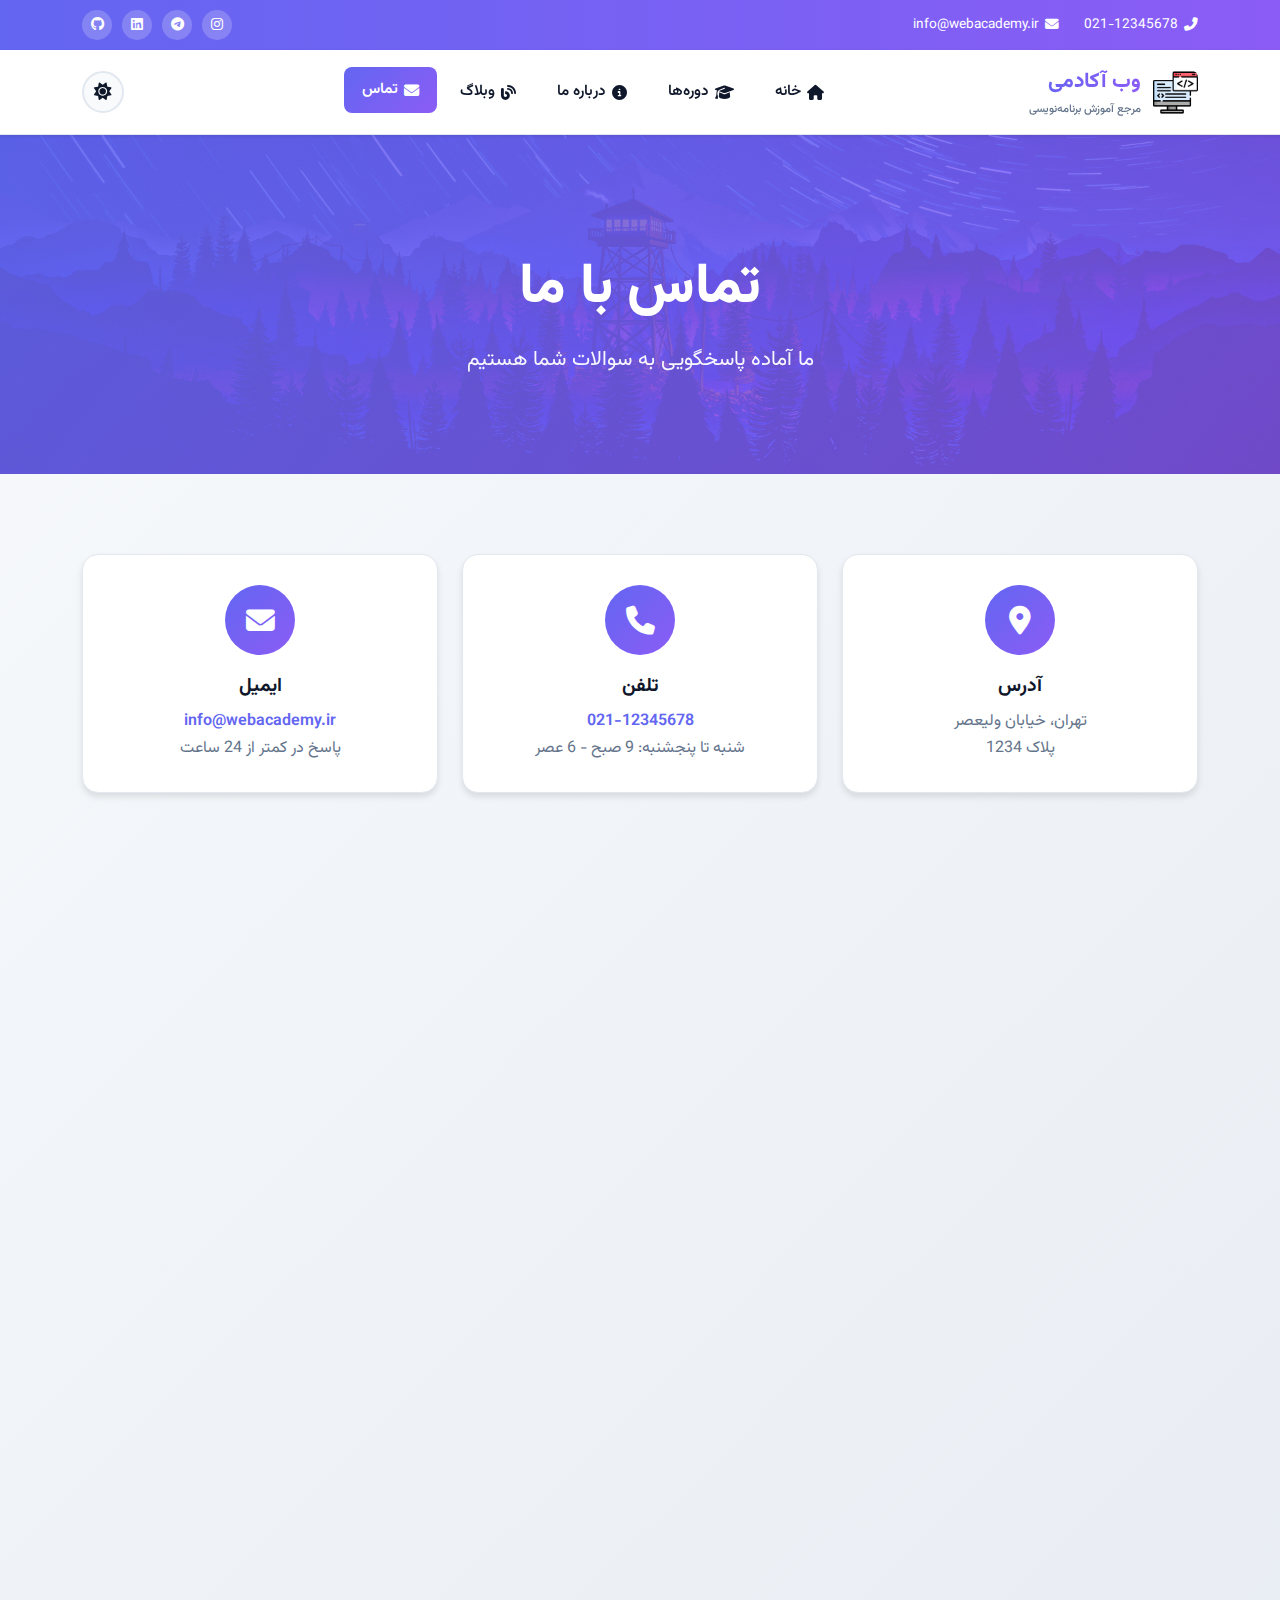
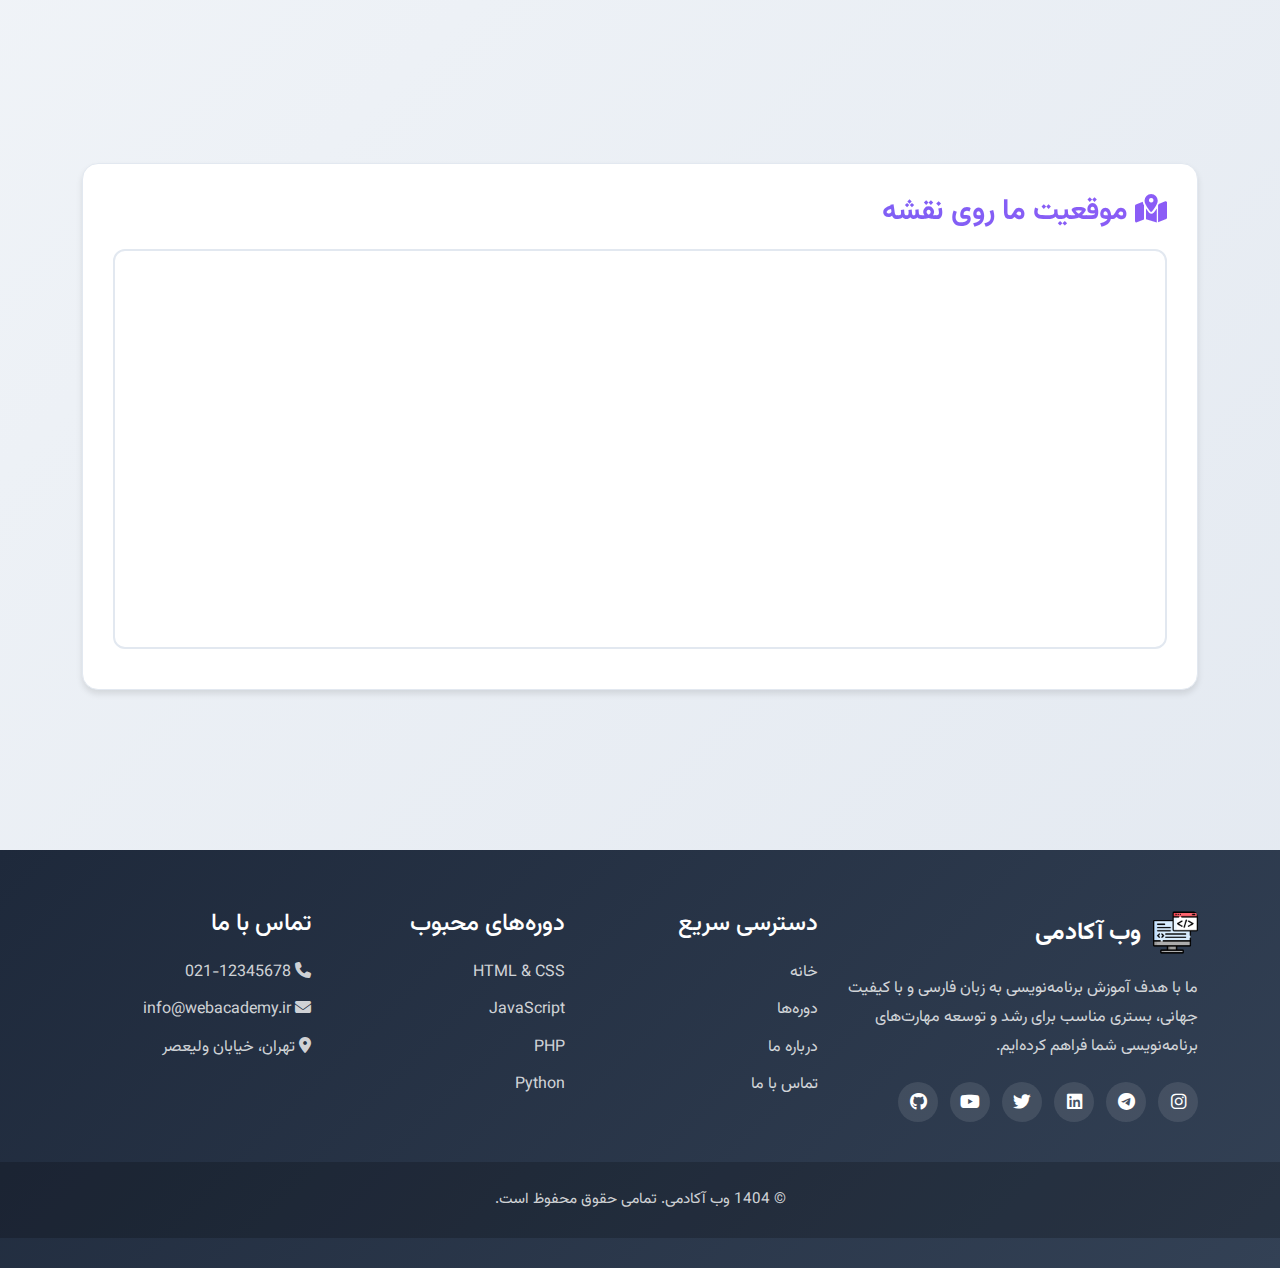
<file: contact_page.html>
<!DOCTYPE html>
<html lang="fa" dir="rtl">

<head>
    <meta charset="UTF-8">
    <meta name="viewport" content="width=device-width, initial-scale=1.0">
    <meta name="description" content="تماس با وب آکادمی - ارتباط با ما برای مشاوره و پشتیبانی">
    <title>تماس با ما - وب آکادمی</title>
    <link rel="shortcut icon" href="./image/2274766.png" type="image/x-icon">

    <!-- Bootstrap 5 CSS -->
    <link href="https://cdn.jsdelivr.net/npm/bootstrap@5.3.3/dist/css/bootstrap.min.css" rel="stylesheet">

    <!-- فونت Vazirmatn -->
    <link href="https://fonts.googleapis.com/css2?family=Vazirmatn:wght@300;400;500;600;700;800&display=swap"
        rel="stylesheet">

    <!-- Font Awesome -->
    <link rel="stylesheet" href="https://cdnjs.cloudflare.com/ajax/libs/font-awesome/6.4.0/css/all.min.css">

    <style>
        /* === متغیرهای CSS === */
        :root {
            --primary-color: #6366f1;
            --secondary-color: #8b5cf6;
            --accent-color: #ec4899;
            --success-color: #10b981;
            --warning-color: #f59e0b;
            --danger-color: #ef4444;
            --dark-color: #1e293b;
            --light-color: #f8fafc;
            --text-dark: #0f172a;
            --text-light: #64748b;
            --border-color: #e2e8f0;
            --shadow-sm: 0 1px 3px rgba(0, 0, 0, 0.1);
            --shadow-md: 0 4px 6px rgba(0, 0, 0, 0.1);
            --shadow-lg: 0 10px 25px rgba(0, 0, 0, 0.15);
            --shadow-xl: 0 20px 40px rgba(0, 0, 0, 0.2);
            --transition: all 0.3s cubic-bezier(0.4, 0, 0.2, 1);
            --radius-sm: 8px;
            --radius-md: 12px;
            --radius-lg: 16px;
            --radius-xl: 20px;
        }

        * {
            margin: 0;
            padding: 0;
            box-sizing: border-box;
        }

        body {
            font-family: 'Vazirmatn', sans-serif;
            background: linear-gradient(135deg, #f8fafc 0%, #e2e8f0 100%);
            color: var(--text-dark);
            line-height: 1.7;
            overflow-x: hidden;
        }

        /* === تم تاریک === */
        body.dark-mode {
            --light-color: #0f172a;
            --dark-color: #f8fafc;
            --text-dark: #f1f5f9;
            --text-light: #cbd5e1;
            --border-color: #334155;
            background: linear-gradient(135deg, #0f172a 0%, #1e293b 100%);
        }

        body.dark-mode .main-navbar {
            background: rgba(15, 23, 42, 0.95);
            border-bottom-color: #334155;
        }

        body.dark-mode .contact-card,
        body.dark-mode .info-card,
        body.dark-mode .form-control,
        body.dark-mode .form-select {
            background: rgba(30, 41, 59, 0.8);
            border-color: #334155;
            color: var(--text-dark);
        }

        /* === نوار بالایی === */
        .top-info-bar {
            background: linear-gradient(90deg, var(--primary-color), var(--secondary-color));
            color: white;
            padding: 10px 0;
            font-size: 0.85rem;
        }

        .top-info-content {
            display: flex;
            justify-content: space-between;
            align-items: center;
        }

        .contact-info {
            display: flex;
            gap: 25px;
        }

        .contact-info span {
            display: flex;
            align-items: center;
            gap: 6px;
        }

        .social-links {
            display: flex;
            gap: 10px;
        }

        .social-links a {
            width: 30px;
            height: 30px;
            display: flex;
            align-items: center;
            justify-content: center;
            background: rgba(255, 255, 255, 0.2);
            border-radius: 50%;
            color: white;
            transition: var(--transition);
            text-decoration: none;
        }

        .social-links a:hover {
            background: rgba(255, 255, 255, 0.4);
            transform: translateY(-2px);
        }

        /* === نوار ناوبری === */
        .main-navbar {
            background: rgba(255, 255, 255, 0.95);
            backdrop-filter: blur(10px);
            box-shadow: var(--shadow-sm);
            padding: 15px 0;
            position: sticky;
            top: 0;
            z-index: 1000;
            transition: var(--transition);
            border-bottom: 1px solid var(--border-color);
        }

        .navbar-content {
            display: flex;
            justify-content: space-between;
            align-items: center;
        }

        .logo {
            display: flex;
            align-items: center;
            gap: 12px;
            text-decoration: none;
            color: var(--text-dark);
        }

        .logo img {
            width: 45px;
            height: 45px;
            border-radius: var(--radius-sm);
            object-fit: cover;
        }

        .logo-text {
            display: flex;
            flex-direction: column;
        }

        .logo-main {
            font-size: 1.3rem;
            font-weight: 800;
            background: linear-gradient(90deg, var(--primary-color), var(--secondary-color));
            -webkit-background-clip: text;
            background-clip: text;
            -webkit-text-fill-color: transparent;
        }

        .logo-sub {
            font-size: 0.7rem;
            color: var(--text-light);
            font-weight: 500;
        }

        .nav-menu {
            display: flex;
            list-style: none;
            gap: 5px;
            margin: 0;
        }

        .nav-menu li a {
            display: flex;
            align-items: center;
            gap: 6px;
            padding: 10px 18px;
            color: var(--text-dark);
            text-decoration: none;
            font-weight: 600;
            font-size: 0.95rem;
            border-radius: var(--radius-sm);
            transition: var(--transition);
        }

        .nav-menu li a:hover,
        .nav-menu li a.active {
            background: linear-gradient(135deg, var(--primary-color), var(--secondary-color));
            color: white;
            transform: translateY(-2px);
        }

        .nav-actions {
            display: flex;
            align-items: center;
            gap: 10px;
        }

        .theme-toggle {
            width: 42px;
            height: 42px;
            border: none;
            border-radius: 50%;
            background: var(--light-color);
            color: var(--text-dark);
            cursor: pointer;
            display: flex;
            align-items: center;
            justify-content: center;
            font-size: 1.1rem;
            transition: var(--transition);
            border: 2px solid var(--border-color);
        }

        .theme-toggle:hover {
            background: linear-gradient(135deg, var(--primary-color), var(--secondary-color));
            color: white;
            transform: rotate(20deg) scale(1.1);
        }

        .menu-toggle {
            display: none;
            flex-direction: column;
            gap: 5px;
            width: 42px;
            height: 42px;
            border: none;
            background: transparent;
            cursor: pointer;
            padding: 8px;
        }

        .menu-toggle span {
            width: 100%;
            height: 3px;
            background: var(--text-dark);
            border-radius: 2px;
            transition: var(--transition);
        }

        .menu-toggle.active span:nth-child(1) {
            transform: rotate(45deg) translate(8px, 8px);
        }

        .menu-toggle.active span:nth-child(2) {
            opacity: 0;
        }

        .menu-toggle.active span:nth-child(3) {
            transform: rotate(-45deg) translate(6px, -6px);
        }

        /* === هدر صفحه === */
        .page-header {
            background: linear-gradient(135deg, rgba(99, 102, 241, 0.9), rgba(139, 92, 246, 0.8)),
                url('./image/3.jpg') center/cover;
            padding: 120px 0 80px;
            text-align: center;
            color: white;
            position: relative;
        }

        .page-header h1 {
            font-size: 3.5rem;
            font-weight: 800;
            margin-bottom: 20px;
        }

        .page-header p {
            font-size: 1.3rem;
            opacity: 0.95;
        }

        /* === بخش تماس === */
        .contact-section {
            padding: 80px 0;
        }

        .contact-card {
            background: white;
            padding: 40px;
            border-radius: var(--radius-lg);
            box-shadow: var(--shadow-md);
            border: 1px solid var(--border-color);
            height: 100%;
        }

        .contact-card h3 {
            font-size: 1.8rem;
            font-weight: 700;
            margin-bottom: 30px;
            background: linear-gradient(90deg, var(--primary-color), var(--secondary-color));
            -webkit-background-clip: text;
            background-clip: text;
            -webkit-text-fill-color: transparent;
        }

        .form-control,
        .form-select {
            padding: 14px 18px;
            border: 2px solid var(--border-color);
            border-radius: var(--radius-md);
            font-size: 1rem;
            transition: var(--transition);
            background: white;
            color: var(--text-dark);
        }

        .form-control:focus,
        .form-select:focus {
            outline: none;
            border-color: var(--primary-color);
            box-shadow: 0 0 0 3px rgba(99, 102, 241, 0.1);
        }

        textarea.form-control {
            min-height: 150px;
            resize: vertical;
        }

        .submit-btn {
            width: 100%;
            padding: 16px;
            background: linear-gradient(135deg, var(--primary-color), var(--secondary-color));
            color: white;
            border: none;
            border-radius: var(--radius-md);
            font-weight: 700;
            font-size: 1.1rem;
            cursor: pointer;
            transition: var(--transition);
            display: flex;
            align-items: center;
            justify-content: center;
            gap: 10px;
        }

        .submit-btn:hover {
            transform: translateY(-3px);
            box-shadow: var(--shadow-lg);
        }

        .submit-btn:disabled {
            opacity: 0.6;
            cursor: not-allowed;
        }

        /* === کارت‌های اطلاعات === */
        .info-card {
            background: white;
            padding: 30px;
            border-radius: var(--radius-lg);
            box-shadow: var(--shadow-md);
            border: 1px solid var(--border-color);
            text-align: center;
            transition: var(--transition);
            height: 100%;
        }

        .info-card:hover {
            transform: translateY(-5px);
            box-shadow: var(--shadow-xl);
        }

        .info-icon {
            width: 70px;
            height: 70px;
            background: linear-gradient(135deg, var(--primary-color), var(--secondary-color));
            border-radius: 50%;
            display: flex;
            align-items: center;
            justify-content: center;
            margin: 0 auto 20px;
            font-size: 1.8rem;
            color: white;
        }

        .info-card h4 {
            font-size: 1.2rem;
            font-weight: 700;
            margin-bottom: 10px;
            color: var(--text-dark);
        }

        .info-card p {
            color: var(--text-light);
            font-size: 1rem;
            margin: 0;
        }

        .info-card a {
            color: var(--primary-color);
            text-decoration: none;
            font-weight: 600;
        }

        /* === نقشه === */
        .map-section {
            margin-top: 50px;
        }

        .map-container {
            background: white;
            padding: 30px;
            border-radius: var(--radius-lg);
            box-shadow: var(--shadow-md);
            border: 1px solid var(--border-color);
        }

        .map-container h3 {
            font-size: 1.8rem;
            font-weight: 700;
            margin-bottom: 20px;
            background: linear-gradient(90deg, var(--primary-color), var(--secondary-color));
            -webkit-background-clip: text;
            background-clip: text;
            -webkit-text-fill-color: transparent;
        }

        .map-frame {
            width: 100%;
            height: 400px;
            border-radius: var(--radius-md);
            border: 2px solid var(--border-color);
        }

        /* === پیام موفقیت === */
        .success-message {
            background: var(--success-color);
            color: white;
            padding: 15px 20px;
            border-radius: var(--radius-md);
            margin-bottom: 20px;
            display: none;
            align-items: center;
            gap: 10px;
            font-weight: 600;
        }

        .success-message.show {
            display: flex;
        }

        /* === فوتر === */
        .main-footer {
            background: linear-gradient(135deg, #1e293b, #334155);
            color: white;
            padding: 60px 0 30px;
            margin-top: 80px;
        }

        .footer-logo {
            display: flex;
            align-items: center;
            gap: 12px;
            margin-bottom: 20px;
            font-size: 1.5rem;
            font-weight: 700;
        }

        .footer-logo img {
            width: 45px;
            height: 45px;
            border-radius: var(--radius-sm);
        }

        .footer-desc {
            color: rgba(255, 255, 255, 0.8);
            line-height: 1.8;
            margin-bottom: 20px;
        }

        .footer-social {
            display: flex;
            gap: 12px;
        }

        .footer-social a {
            width: 40px;
            height: 40px;
            background: rgba(255, 255, 255, 0.1);
            border-radius: 50%;
            display: flex;
            align-items: center;
            justify-content: center;
            color: white;
            font-size: 1.1rem;
            transition: var(--transition);
            text-decoration: none;
        }

        .footer-social a:hover {
            background: var(--primary-color);
            transform: translateY(-5px);
        }

        .footer-bottom {
            background: rgba(0, 0, 0, 0.2);
            padding: 25px 0;
            margin-top: 40px;
            text-align: center;
        }

        .copyright-text {
            margin: 0;
            color: rgba(255, 255, 255, 0.8);
            font-size: 0.95rem;
        }

        /* === دکمه بازگشت به بالا === */
        .scroll-to-top {
            position: fixed;
            bottom: 30px;
            left: 30px;
            width: 50px;
            height: 50px;
            background: linear-gradient(135deg, var(--primary-color), var(--secondary-color));
            color: white;
            border: none;
            border-radius: 50%;
            font-size: 1.2rem;
            cursor: pointer;
            z-index: 1000;
            opacity: 0;
            visibility: hidden;
            transition: var(--transition);
            box-shadow: var(--shadow-lg);
        }

        .scroll-to-top.visible {
            opacity: 1;
            visibility: visible;
        }

        .scroll-to-top:hover {
            transform: translateY(-5px);
        }

        /* === ریسپانسیو === */
        @media (max-width: 991px) {
            .top-info-bar {
                display: none;
            }

            .nav-menu {
                position: fixed;
                top: 75px;
                right: -100%;
                width: 280px;
                height: calc(100vh - 75px);
                background: white;
                flex-direction: column;
                padding: 20px;
                box-shadow: var(--shadow-xl);
                transition: var(--transition);
                overflow-y: auto;
            }

            body.dark-mode .nav-menu {
                background: #1e293b;
            }

            .nav-menu.active {
                right: 0;
            }

            .nav-menu li {
                width: 100%;
            }

            .nav-menu li a {
                width: 100%;
                justify-content: flex-start;
            }

            .menu-toggle {
                display: flex;
            }

            .page-header h1 {
                font-size: 2.5rem;
            }
        }

        @media (max-width: 768px) {
            .logo-text {
                display: none;
            }

            .page-header h1 {
                font-size: 2rem;
            }

            .contact-card {
                padding: 25px;
            }

            .map-frame {
                height: 300px;
            }
        }
    </style>
</head>

<body>
    <!-- نوار بالا -->
    <div class="top-info-bar">
        <div class="container">
            <div class="top-info-content">
                <div class="contact-info">
                    <span><i class="fas fa-phone-alt"></i> 021-12345678</span>
                    <span><i class="fas fa-envelope"></i> info@webacademy.ir</span>
                </div>
                <div class="social-links">
                    <a href="#" aria-label="اینستاگرام"><i class="fab fa-instagram"></i></a>
                    <a href="#" aria-label="تلگرام"><i class="fab fa-telegram"></i></a>
                    <a href="#" aria-label="لینکدین"><i class="fab fa-linkedin"></i></a>
                    <a href="#" aria-label="گیت‌هاب"><i class="fab fa-github"></i></a>
                </div>
            </div>
        </div>
    </div>

    <!-- نوار ناوبری -->
    <nav class="main-navbar">
        <div class="container">
            <div class="navbar-content">
                <div class="logo">
                    <img src="./image/2274766.png" alt="لوگو">
                    <span class="logo-text">
                        <span class="logo-main">وب آکادمی</span>
                        <span class="logo-sub">مرجع آموزش برنامه‌نویسی</span>
                    </span>
                </div>

                <ul class="nav-menu" id="navMenu">
                    <li><a href="./index.html"><i class="fas fa-home"></i> خانه</a></li>
                    <li><a href="./courses_page.html"><i class="fas fa-graduation-cap"></i> دوره‌ها</a></li>
                    <li><a href="./about_page.html"><i class="fas fa-info-circle"></i> درباره ما</a></li>
                    <li><a href="#"><i class="fas fa-blog"></i> وبلاگ</a></li>
                    <li><a href="./contact_page.html" class="active"><i class="fas fa-envelope"></i> تماس</a></li>
                </ul>

                <div class="nav-actions">
                    <button class="theme-toggle" id="themeToggle" aria-label="تغییر تم">
                        <i class="fas fa-sun"></i>
                    </button>
                    <button class="menu-toggle" id="menuToggle" aria-label="منوی موبایل">
                        <span></span>
                        <span></span>
                        <span></span>
                    </button>
                </div>
            </div>
        </div>
    </nav>

    <!-- هدر صفحه -->
    <header class="page-header">
        <div class="container">
            <h1>تماس با ما</h1>
            <p>ما آماده پاسخگویی به سوالات شما هستیم</p>
        </div>
    </header>

    <!-- بخش اطلاعات تماس -->
    <section class="contact-section">
        <div class="container">
            <div class="row g-4 mb-5">
                <div class="col-md-4">
                    <div class="info-card">
                        <div class="info-icon">
                            <i class="fas fa-map-marker-alt"></i>
                        </div>
                        <h4>آدرس</h4>
                        <p>تهران، خیابان ولیعصر<br>پلاک 1234</p>
                    </div>
                </div>

                <div class="col-md-4">
                    <div class="info-card">
                        <div class="info-icon">
                            <i class="fas fa-phone"></i>
                        </div>
                        <h4>تلفن</h4>
                        <p><a href="tel:02112345678">021-12345678</a><br>شنبه تا پنجشنبه: 9 صبح - 6 عصر</p>
                    </div>
                </div>

                <div class="col-md-4">
                    <div class="info-card">
                        <div class="info-icon">
                            <i class="fas fa-envelope"></i>
                        </div>
                        <h4>ایمیل</h4>
                        <p><a href="mailto:info@webacademy.ir">info@webacademy.ir</a><br>پاسخ در کمتر از 24 ساعت</p>
                    </div>
                </div>
            </div>

            <div class="row">
                <div class="col-lg-6 mb-4">
                    <div class="contact-card">
                        <h3><i class="fas fa-paper-plane"></i> ارسال پیام</h3>

                        <div class="success-message" id="successMessage">
                            <i class="fas fa-check-circle"></i>
                            <span>پیام شما با موفقیت ارسال شد!</span>
                        </div>

                        <form id="contactForm">
                            <div class="mb-3">
                                <label class="form-label">نام و نام خانوادگی *</label>
                                <input type="text" class="form-control" required>
                            </div>

                            <div class="mb-3">
                                <label class="form-label">ایمیل *</label>
                                <input type="email" class="form-control" required>
                            </div>

                            <div class="mb-3">
                                <label class="form-label">شماره تماس</label>
                                <input type="tel" class="form-control">
                            </div>

                            <div class="mb-3">
                                <label class="form-label">موضوع *</label>
                                <select class="form-select" required>
                                    <option value="">انتخاب کنید...</option>
                                    <option value="course">سوال درباره دوره‌ها</option>
                                    <option value="technical">مشکل فنی</option>
                                    <option value="cooperation">همکاری</option>
                                    <option value="suggestion">پیشنهاد</option>
                                    <option value="other">سایر</option>
                                </select>
                            </div>

                            <div class="mb-4">
                                <label class="form-label">پیام *</label>
                                <textarea class="form-control" required></textarea>
                            </div>

                            <button type="submit" class="submit-btn">
                                <i class="fas fa-paper-plane"></i>
                                <span>ارسال پیام</span>
                            </button>
                        </form>
                    </div>
                </div>

                <div class="col-lg-6">
                    <div class="contact-card">
                        <h3><i class="fas fa-comments"></i> سوالات متداول</h3>
                        <div class="accordion" id="faqAccordion">
                            <div class="accordion-item"
                                style="margin-bottom: 10px; border: 1px solid var(--border-color); border-radius: var(--radius-md);">
                                <h2 class="accordion-header">
                                    <button class="accordion-button collapsed" type="button" data-bs-toggle="collapse"
                                        data-bs-target="#faq1">
                                        چگونه می‌توانم در دوره‌ها ثبت‌نام کنم؟
                                    </button>
                                </h2>
                                <div id="faq1" class="accordion-collapse collapse" data-bs-parent="#faqAccordion">
                                    <div class="accordion-body">
                                        برای ثبت‌نام در دوره‌ها کافی است به بخش دوره‌ها مراجعه کنید و روی دکمه "شروع
                                        دوره" کلیک کنید.
                                    </div>
                                </div>
                            </div>

                            <div class="accordion-item"
                                style="margin-bottom: 10px; border: 1px solid var(--border-color); border-radius: var(--radius-md);">
                                <h2 class="accordion-header">
                                    <button class="accordion-button collapsed" type="button" data-bs-toggle="collapse"
                                        data-bs-target="#faq2">
                                        آیا دوره‌ها رایگان هستند؟
                                    </button>
                                </h2>
                                <div id="faq2" class="accordion-collapse collapse" data-bs-parent="#faqAccordion">
                                    <div class="accordion-body">
                                        بله، تمامی دوره‌های ما به صورت کاملاً رایگان در دسترس است.
                                    </div>
                                </div>
                            </div>

                            <div class="accordion-item"
                                style="margin-bottom: 10px; border: 1px solid var(--border-color); border-radius: var(--radius-md);">
                                <h2 class="accordion-header">
                                    <button class="accordion-button collapsed" type="button" data-bs-toggle="collapse"
                                        data-bs-target="#faq3">
                                        آیا گواهینامه دریافت می‌کنم؟
                                    </button>
                                </h2>
                                <div id="faq3" class="accordion-collapse collapse" data-bs-parent="#faqAccordion">
                                    <div class="accordion-body">
                                        پس از اتمام هر دوره و قبولی در آزمون نهایی، می‌توانید گواهینامه الکترونیکی
                                        دریافت کنید.
                                    </div>
                                </div>
                            </div>

                            <div class="accordion-item"
                                style="margin-bottom: 10px; border: 1px solid var(--border-color); border-radius: var(--radius-md);">
                                <h2 class="accordion-header">
                                    <button class="accordion-button collapsed" type="button" data-bs-toggle="collapse"
                                        data-bs-target="#faq4">
                                        زمان پشتیبانی چگونه است؟
                                    </button>
                                </h2>
                                <div id="faq4" class="accordion-collapse collapse" data-bs-parent="#faqAccordion">
                                    <div class="accordion-body">
                                        تیم پشتیبانی ما از شنبه تا پنجشنبه از ساعت 9 صبح تا 6 عصر آماده پاسخگویی است.
                                    </div>
                                </div>
                            </div>

                            <div class="accordion-item"
                                style="border: 1px solid var(--border-color); border-radius: var(--radius-md);">
                                <h2 class="accordion-header">
                                    <button class="accordion-button collapsed" type="button" data-bs-toggle="collapse"
                                        data-bs-target="#faq5">
                                        چگونه می‌توانم با مدرسان در ارتباط باشم؟
                                    </button>
                                </h2>
                                <div id="faq5" class="accordion-collapse collapse" data-bs-parent="#faqAccordion">
                                    <div class="accordion-body">
                                        در هر درس می‌توانید سوالات خود را در بخش نظرات مطرح کنید و مدرسان به آن‌ها پاسخ
                                        خواهند داد.
                                    </div>
                                </div>
                            </div>
                        </div>
                    </div>
                </div>
            </div>

            <!-- نقشه -->
            <div class="map-section">
                <div class="map-container">
                    <h3><i class="fas fa-map-marked-alt"></i> موقعیت ما روی نقشه</h3>
                    <iframe class="map-frame"
                        src="https://www.google.com/maps/embed?pb=!1m18!1m12!1m3!1d3240.4479893447484!2d51.42200331526088!3d35.71556908019262!2m3!1f0!2f0!3f0!3m2!1i1024!2i768!4f13.1!3m3!1m2!1s0x3f8e00491ff3dcd9%3A0xf0a77c8e4d56dad0!2sTehran%2C%20Tehran%20Province!5e0!3m2!1sen!2sir!4v1234567890123!5m2!1sen!2sir"
                        allowfullscreen="" loading="lazy">
                    </iframe>
                </div>
            </div>
        </div>
    </section>

    <!-- فوتر -->
    <footer class="main-footer">
        <div class="footer-content">
            <div class="container">
                <div class="row g-4">
                    <div class="col-lg-4">
                        <div class="footer-logo">
                            <img src="./image/2274766.png" alt="لوگو">
                            <span>وب آکادمی</span>
                        </div>
                        <p class="footer-desc">
                            ما با هدف آموزش برنامه‌نویسی به زبان فارسی و با کیفیت جهانی، بستری مناسب برای رشد و
                            توسعه مهارت‌های برنامه‌نویسی شما فراهم کرده‌ایم.
                        </p>
                        <div class="footer-social">
                            <a href="#"><i class="fab fa-instagram"></i></a>
                            <a href="#"><i class="fab fa-telegram"></i></a>
                            <a href="#"><i class="fab fa-linkedin"></i></a>
                            <a href="#"><i class="fab fa-twitter"></i></a>
                            <a href="#"><i class="fab fa-youtube"></i></a>
                            <a href="#"><i class="fab fa-github"></i></a>
                        </div>
                    </div>

                    <div class="col-lg-8">
                        <div class="row">
                            <div class="col-md-4">
                                <h4 style="color: white; margin-bottom: 20px;">دسترسی سریع</h4>
                                <ul style="list-style: none; padding: 0;">
                                    <li style="margin-bottom: 10px;"><a href="./index.html"
                                            style="color: rgba(255,255,255,0.8); text-decoration: none;">خانه</a></li>
                                    <li style="margin-bottom: 10px;"><a href="./courses_page.html"
                                            style="color: rgba(255,255,255,0.8); text-decoration: none;">دوره‌ها</a>
                                    </li>
                                    <li style="margin-bottom: 10px;"><a href="./about_page.html"
                                            style="color: rgba(255,255,255,0.8); text-decoration: none;">درباره ما</a>
                                    </li>
                                    <li style="margin-bottom: 10px;"><a href="./contact_page.html"
                                            style="color: rgba(255,255,255,0.8); text-decoration: none;">تماس با ما</a>
                                    </li>
                                </ul>
                            </div>

                            <div class="col-md-4">
                                <h4 style="color: white; margin-bottom: 20px;">دوره‌های محبوب</h4>
                                <ul style="list-style: none; padding: 0;">
                                    <li style="margin-bottom: 10px;"><a href="#"
                                            style="color: rgba(255,255,255,0.8); text-decoration: none;">HTML & CSS</a>
                                    </li>
                                    <li style="margin-bottom: 10px;"><a href="#"
                                            style="color: rgba(255,255,255,0.8); text-decoration: none;">JavaScript</a>
                                    </li>
                                    <li style="margin-bottom: 10px;"><a href="#"
                                            style="color: rgba(255,255,255,0.8); text-decoration: none;">PHP</a></li>
                                    <li style="margin-bottom: 10px;"><a href="#"
                                            style="color: rgba(255,255,255,0.8); text-decoration: none;">Python</a></li>
                                </ul>
                            </div>

                            <div class="col-md-4">
                                <h4 style="color: white; margin-bottom: 20px;">تماس با ما</h4>
                                <ul style="list-style: none; padding: 0; color: rgba(255,255,255,0.8);">
                                    <li style="margin-bottom: 10px;"><i class="fas fa-phone"></i> 021-12345678</li>
                                    <li style="margin-bottom: 10px;"><i class="fas fa-envelope"></i> info@webacademy.ir
                                    </li>
                                    <li style="margin-bottom: 10px;"><i class="fas fa-map-marker-alt"></i> تهران، خیابان
                                        ولیعصر</li>
                                </ul>
                            </div>
                        </div>
                    </div>
                </div>
            </div>
        </div>

        <div class="footer-bottom">
            <div class="container">
                <p class="copyright-text">© 1404 وب آکادمی. تمامی حقوق محفوظ است.</p>
            </div>
        </div>
    </footer>

    <!-- دکمه بازگشت به بالا -->
    <button class="scroll-to-top" id="scrollToTop" aria-label="بازگشت به بالا">
        <i class="fas fa-arrow-up"></i>
    </button>

    <!-- Bootstrap JS -->
    <script src="https://cdn.jsdelivr.net/npm/bootstrap@5.3.3/dist/js/bootstrap.bundle.min.js"></script>

    <script>
        // تم تاریک/روشن
        const themeToggle = document.getElementById('themeToggle');
        const body = document.body;
        const themeIcon = themeToggle.querySelector('i');

        const savedTheme = localStorage.getItem('theme');
        if (savedTheme === 'dark') {
            body.classList.add('dark-mode');
            themeIcon.classList.remove('fa-sun');
            themeIcon.classList.add('fa-moon');
        }

        themeToggle.addEventListener('click', () => {
            body.classList.toggle('dark-mode');

            if (body.classList.contains('dark-mode')) {
                themeIcon.classList.remove('fa-sun');
                themeIcon.classList.add('fa-moon');
                localStorage.setItem('theme', 'dark');
            } else {
                themeIcon.classList.remove('fa-moon');
                themeIcon.classList.add('fa-sun');
                localStorage.setItem('theme', 'light');
            }
        });

        // منوی موبایل
        const menuToggle = document.getElementById('menuToggle');
        const navMenu = document.getElementById('navMenu');

        menuToggle.addEventListener('click', () => {
            menuToggle.classList.toggle('active');
            navMenu.classList.toggle('active');
        });

        navMenu.querySelectorAll('a').forEach(link => {
            link.addEventListener('click', () => {
                menuToggle.classList.remove('active');
                navMenu.classList.remove('active');
            });
        });

        document.addEventListener('click', (e) => {
            if (!menuToggle.contains(e.target) && !navMenu.contains(e.target)) {
                menuToggle.classList.remove('active');
                navMenu.classList.remove('active');
            }
        });

        // فرم تماس
        const contactForm = document.getElementById('contactForm');
        const successMessage = document.getElementById('successMessage');

        contactForm.addEventListener('submit', (e) => {
            e.preventDefault();

            // نمایش پیام موفقیت
            successMessage.classList.add('show');

            // پاک کردن فرم
            contactForm.reset();

            // اسکرول به بالای فرم
            contactForm.scrollIntoView({ behavior: 'smooth', block: 'start' });

            // مخفی کردن پیام بعد از 5 ثانیه
            setTimeout(() => {
                successMessage.classList.remove('show');
            }, 5000);
        });

        // اعتبارسنجی فرم
        contactForm.addEventListener('input', (e) => {
            if (e.target.validity.valid) {
                e.target.style.borderColor = 'var(--success-color)';
            } else {
                e.target.style.borderColor = 'var(--danger-color)';
            }
        });

        // دکمه بازگشت به بالا
        const scrollToTopBtn = document.getElementById('scrollToTop');

        window.addEventListener('scroll', () => {
            if (window.pageYOffset > 500) {
                scrollToTopBtn.classList.add('visible');
            } else {
                scrollToTopBtn.classList.remove('visible');
            }
        });

        scrollToTopBtn.addEventListener('click', () => {
            window.scrollTo({
                top: 0,
                behavior: 'smooth'
            });
        });

        // انیمیشن ورود عناصر
        const observer = new IntersectionObserver((entries) => {
            entries.forEach(entry => {
                if (entry.isIntersecting) {
                    entry.target.style.opacity = '1';
                    entry.target.style.transform = 'translateY(0)';
                }
            });
        }, { threshold: 0.1 });

        document.querySelectorAll('.contact-card, .info-card').forEach(el => {
            el.style.opacity = '0';
            el.style.transform = 'translateY(30px)';
            el.style.transition = 'opacity 0.6s ease, transform 0.6s ease';
            observer.observe(el);
        });
    </script>
</body>

</html>
</file>
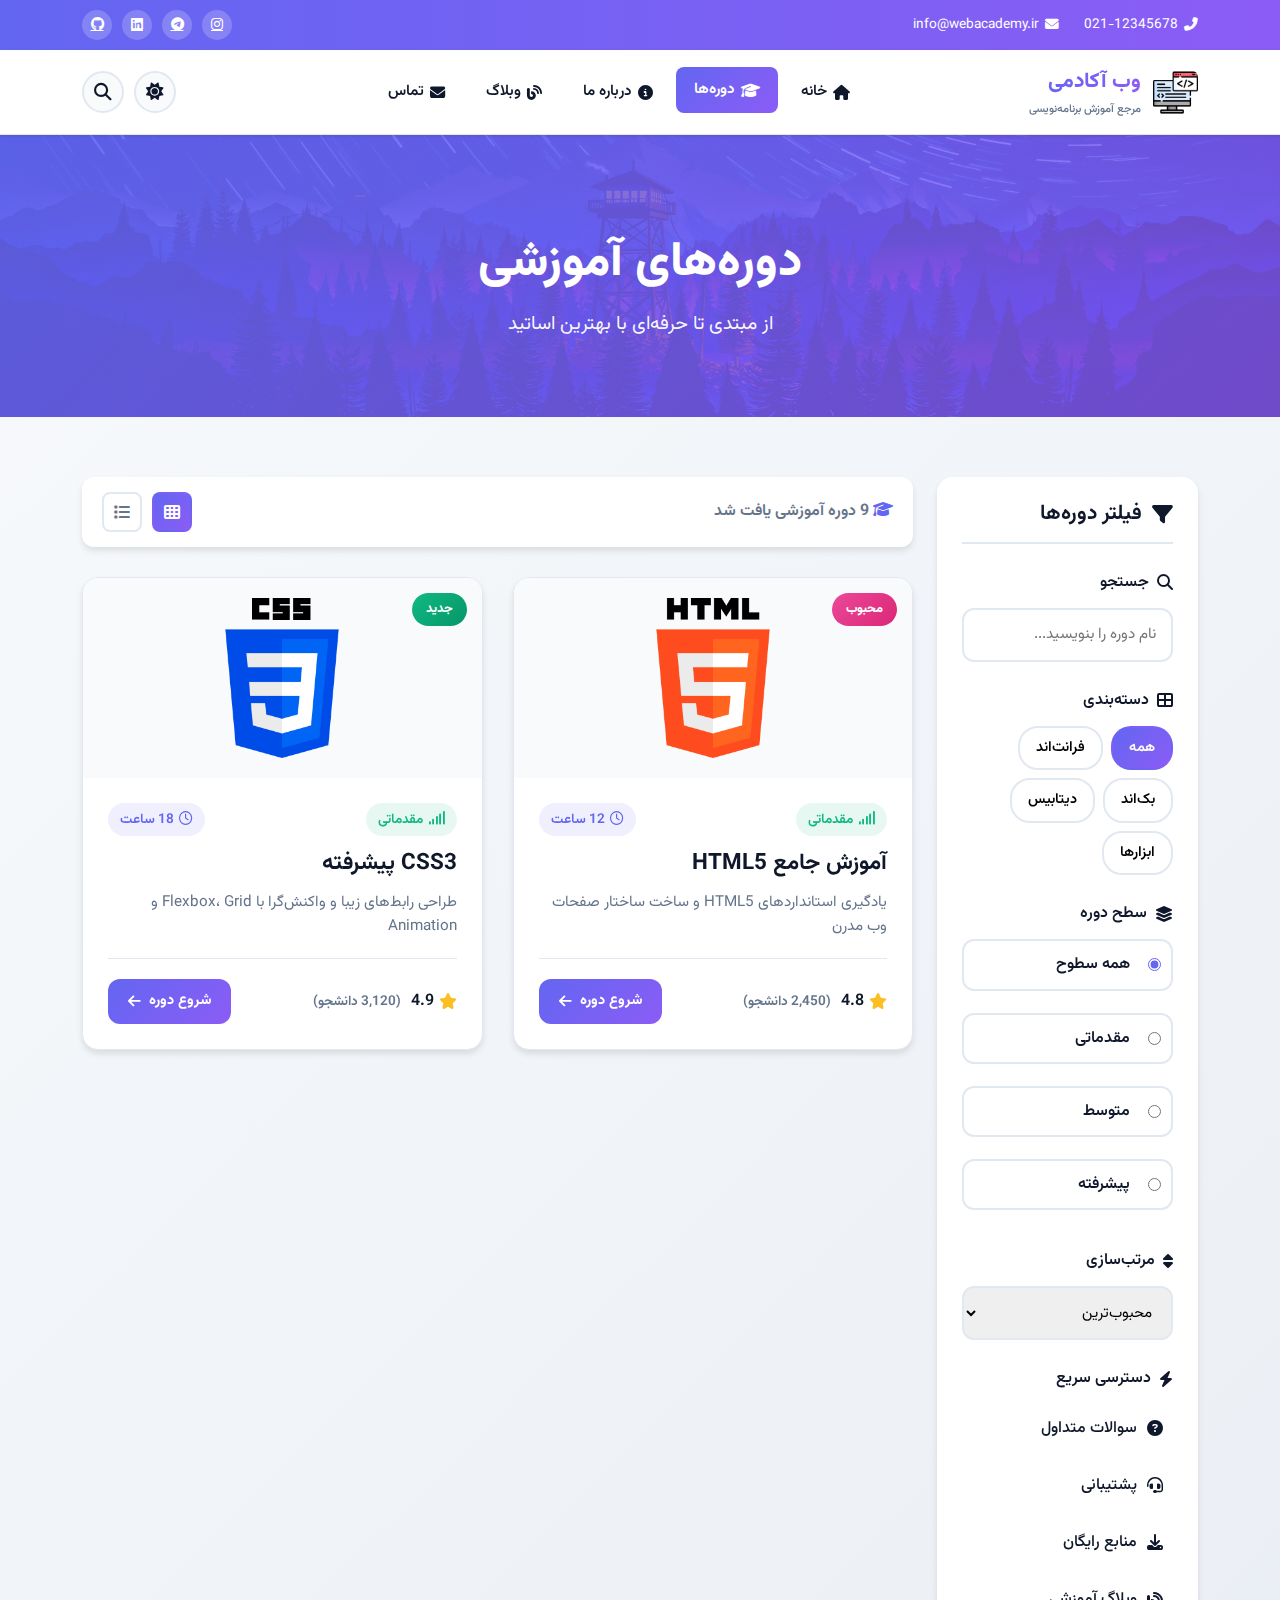
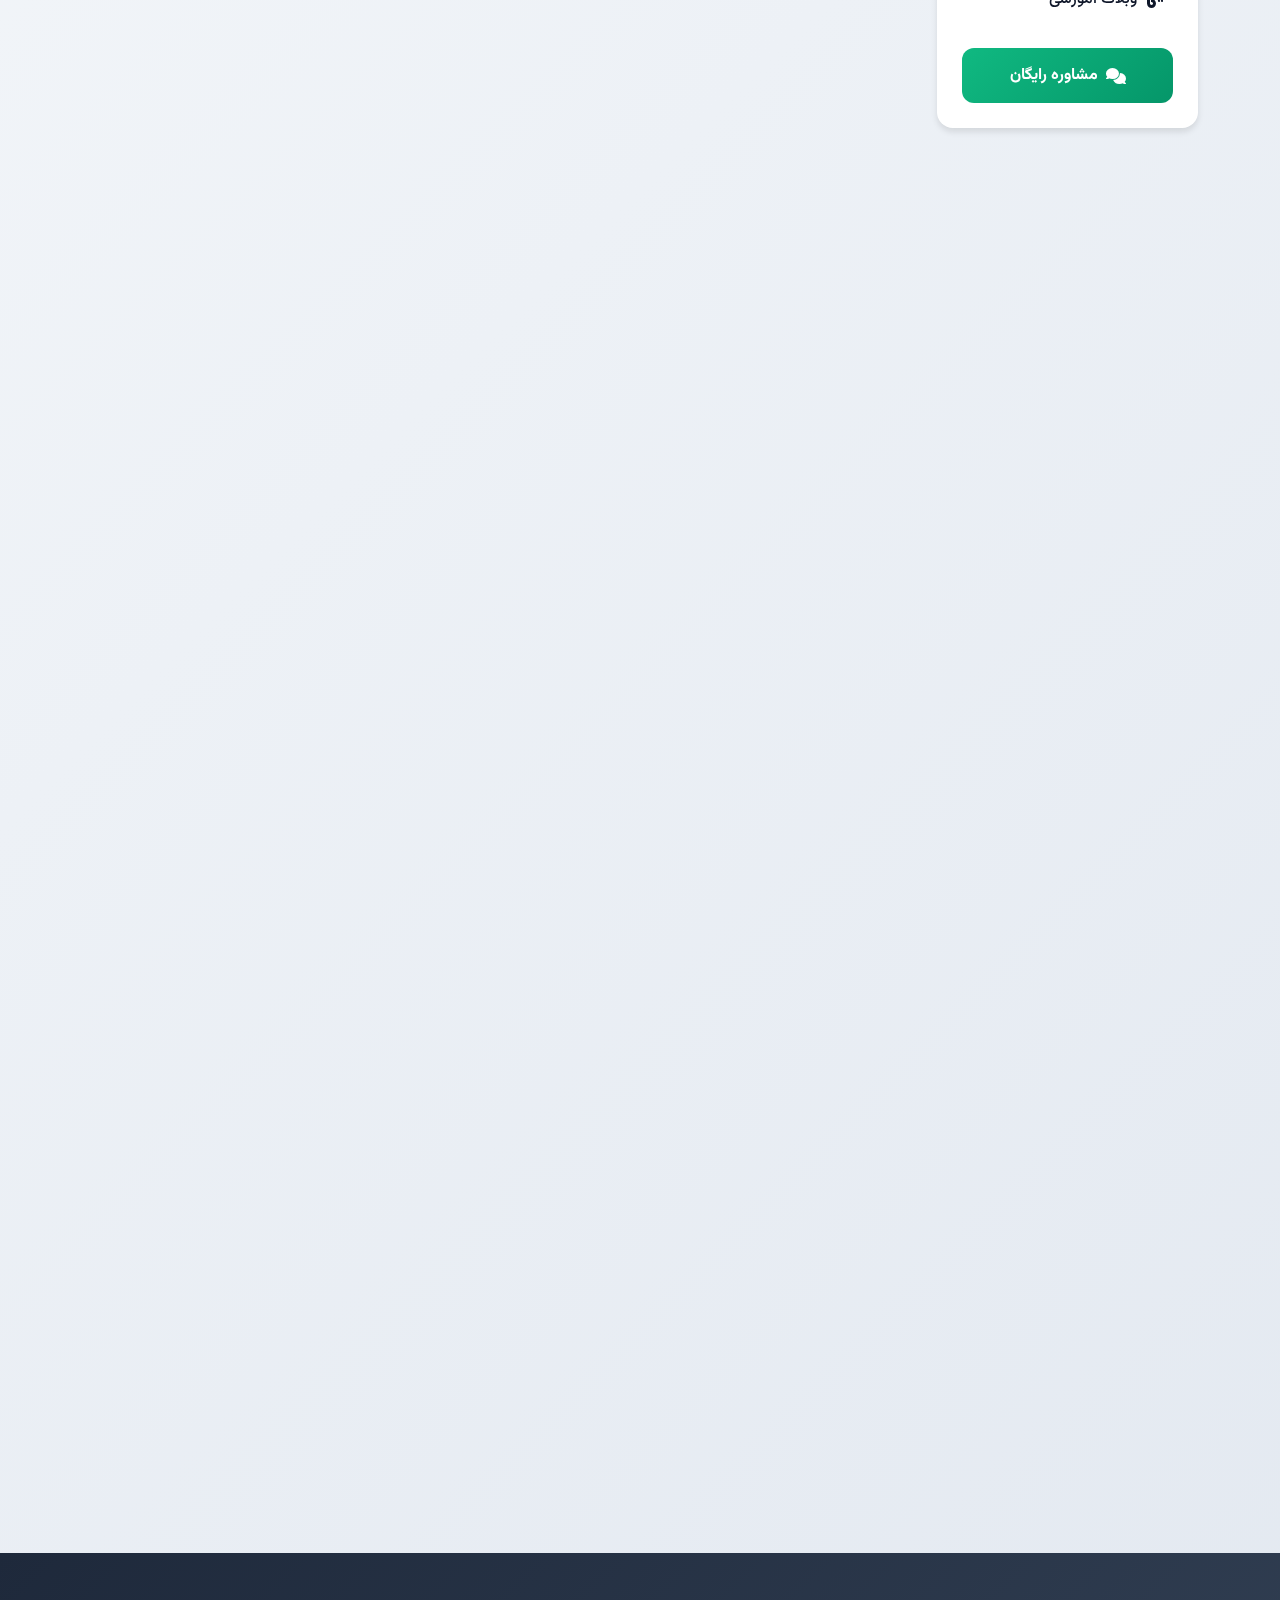
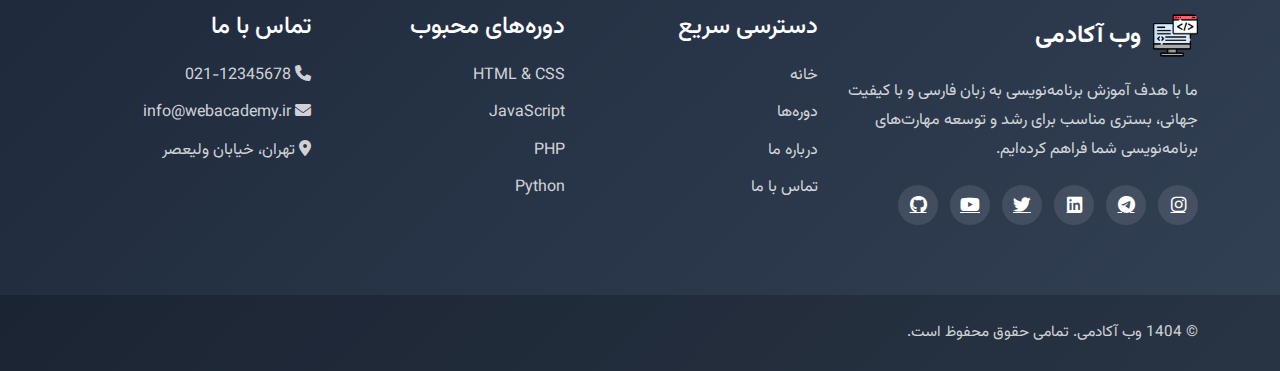
<file: courses_page.html>
<!DOCTYPE html>
<html lang="fa" dir="rtl">
<head>
    <meta charset="UTF-8">
    <meta name="viewport" content="width=device-width, initial-scale=1.0">
    <meta name="description" content="لیست کامل دوره‌های آموزشی برنامه‌نویسی - HTML, CSS, JavaScript, PHP, Python">
    <title>دوره‌های آموزشی - وب آکادمی</title>
    <link rel="shortcut icon" href="./image/2274766.png" type="image/x-icon">
    
    <!-- Bootstrap 5 CSS -->
    <link href="https://cdn.jsdelivr.net/npm/bootstrap@5.3.3/dist/css/bootstrap.min.css" rel="stylesheet">
    
    <!-- فونت Vazirmatn -->
    <link href="https://fonts.googleapis.com/css2?family=Vazirmatn:wght@300;400;500;600;700;800&display=swap" rel="stylesheet">
    
    <!-- Font Awesome -->
    <link rel="stylesheet" href="https://cdnjs.cloudflare.com/ajax/libs/font-awesome/6.4.0/css/all.min.css">
    
    <!-- لینک به فایل CSS اصلی -->
    <link rel="stylesheet" href="./css/styl.css">
</head>
<body>
    <!-- نوار بالا -->
    <div class="top-info-bar">
        <div class="container">
            <div class="top-info-content">
                <div class="contact-info">
                    <span><i class="fas fa-phone-alt"></i> 021-12345678</span>
                    <span><i class="fas fa-envelope"></i> info@webacademy.ir</span>
                </div>
                <div class="social-links">
                    <a href="#" aria-label="اینستاگرام"><i class="fab fa-instagram"></i></a>
                    <a href="#" aria-label="تلگرام"><i class="fab fa-telegram"></i></a>
                    <a href="#" aria-label="لینکدین"><i class="fab fa-linkedin"></i></a>
                    <a href="#" aria-label="گیت‌هاب"><i class="fab fa-github"></i></a>
                </div>
            </div>
        </div>
    </div>

    <!-- نوار ناوبری -->
    <nav class="main-navbar" id="mainNav">
        <div class="container">
            <div class="navbar-content">
                <div class="logo">
                    <img src="./image/2274766.png" alt="لوگو">
                    <span class="logo-text">
                        <span class="logo-main">وب آکادمی</span>
                        <span class="logo-sub">مرجع آموزش برنامه‌نویسی</span>
                    </span>
                </div>

                <ul class="nav-menu" id="navMenu">
                    <li><a href="./index.html"><i class="fas fa-home"></i> خانه</a></li>
                    <li><a href="./courses_page.html" class="active"><i class="fas fa-graduation-cap"></i> دوره‌ها</a></li>
                    <li><a href="./about_page.html"><i class="fas fa-info-circle"></i> درباره ما</a></li>
                    <li><a href="#blog"><i class="fas fa-blog"></i> وبلاگ</a></li>
                    <li><a href="./contact_page.html"><i class="fas fa-envelope"></i> تماس</a></li>
                </ul>

                <div class="nav-actions">
                    <button class="theme-toggle" id="themeToggle" aria-label="تغییر تم">
                        <i class="fas fa-sun"></i>
                    </button>
                    <button class="search-toggle" id="searchToggle" aria-label="جستجو">
                        <i class="fas fa-search"></i>
                    </button>
                    <button class="menu-toggle" id="menuToggle" aria-label="منوی موبایل">
                        <span></span>
                        <span></span>
                        <span></span>
                    </button>
                </div>
            </div>
        </div>
    </nav>

    <!-- باکس جستجو -->
    <div class="search-overlay" id="searchOverlay">
        <div class="search-box-container">
            <input type="text" id="globalSearch" placeholder="دنبال چه دوره‌ای میگردی؟..." aria-label="جستجوی سراسری">
            <button class="search-close" id="searchClose"><i class="fas fa-times"></i></button>
        </div>
    </div>

    <!-- هدر صفحه -->
    <header style="background: linear-gradient(135deg, rgba(99, 102, 241, 0.9), rgba(139, 92, 246, 0.8)), url('./image/3.jpg') center/cover; padding: 100px 0 60px; text-align: center; color: white;">
        <div class="container">
            <h1 style="font-size: 3rem; font-weight: 800; margin-bottom: 15px;">دوره‌های آموزشی</h1>
            <p style="font-size: 1.2rem; opacity: 0.95;">از مبتدی تا حرفه‌ای با بهترین اساتید</p>
        </div>
    </header>

    <!-- بخش دوره‌ها -->
    <section class="courses-section" style="padding: 60px 0;">
        <div class="container">
            <div class="row">
                <!-- سایدبار فیلتر -->
                <div class="col-lg-3 mb-4">
                    <div class="filter-sidebar">
                        <h3 class="sidebar-title"><i class="fas fa-filter"></i> فیلتر دوره‌ها</h3>

                        <!-- جستجو -->
                        <div class="filter-group">
                            <label><i class="fas fa-search"></i> جستجو</label>
                            <input type="text" id="courseSearch" class="filter-input" placeholder="نام دوره را بنویسید...">
                        </div>

                        <!-- دسته‌بندی -->
                        <div class="filter-group">
                            <label><i class="fas fa-th-large"></i> دسته‌بندی</label>
                            <div class="category-chips">
                                <button class="chip active" data-category="all">همه</button>
                                <button class="chip" data-category="frontend">فرانت‌اند</button>
                                <button class="chip" data-category="backend">بک‌اند</button>
                                <button class="chip" data-category="database">دیتابیس</button>
                                <button class="chip" data-category="tools">ابزارها</button>
                            </div>
                        </div>

                        <!-- سطح دوره -->
                        <div class="filter-group">
                            <label><i class="fas fa-layer-group"></i> سطح دوره</label>
                            <div class="level-options">
                                <label class="level-option">
                                    <input type="radio" name="level" value="all" checked>
                                    <span>همه سطوح</span>
                                </label>
                                <label class="level-option">
                                    <input type="radio" name="level" value="beginner">
                                    <span>مقدماتی</span>
                                </label>
                                <label class="level-option">
                                    <input type="radio" name="level" value="intermediate">
                                    <span>متوسط</span>
                                </label>
                                <label class="level-option">
                                    <input type="radio" name="level" value="advanced">
                                    <span>پیشرفته</span>
                                </label>
                            </div>
                        </div>

                        <!-- مرتب‌سازی -->
                        <div class="filter-group">
                            <label><i class="fas fa-sort"></i> مرتب‌سازی</label>
                            <select class="filter-input" id="sortSelect">
                                <option value="popular">محبوب‌ترین</option>
                                <option value="newest">جدیدترین</option>
                                <option value="rating">بیشترین امتیاز</option>
                                <option value="students">بیشترین دانشجو</option>
                            </select>
                        </div>

                        <!-- لینک‌های سریع -->
                        <div class="filter-group">
                            <label><i class="fas fa-bolt"></i> دسترسی سریع</label>
                            <ul class="quick-links">
                                <li><a href="#"><i class="fas fa-question-circle"></i> سوالات متداول</a></li>
                                <li><a href="#"><i class="fas fa-headset"></i> پشتیبانی</a></li>
                                <li><a href="#"><i class="fas fa-download"></i> منابع رایگان</a></li>
                                <li><a href="#"><i class="fas fa-blog"></i> وبلاگ آموزشی</a></li>
                            </ul>
                        </div>

                        <!-- دکمه مشاوره -->
                        <button class="consultation-btn">
                            <i class="fas fa-comments"></i>
                            مشاوره رایگان
                        </button>
                    </div>
                </div>

                <!-- کارت‌های دوره -->
                <div class="col-lg-9">
                    <!-- نوار نتایج -->
                    <div style="background: white; padding: 15px 20px; border-radius: 12px; margin-bottom: 30px; display: flex; justify-content: space-between; align-items: center; box-shadow: 0 4px 6px rgba(0,0,0,0.1);">
                        <div style="font-weight: 600; color: #64748b;">
                            <i class="fas fa-graduation-cap" style="color: #6366f1;"></i>
                            <span id="courseCount">9</span> دوره آموزشی یافت شد
                        </div>
                        <div style="display: flex; gap: 10px;">
                            <button id="gridView" class="view-btn active" title="نمایش شبکه‌ای">
                                <i class="fas fa-th"></i>
                            </button>
                            <button id="listView" class="view-btn" title="نمایش لیستی">
                                <i class="fas fa-list"></i>
                            </button>
                        </div>
                    </div>

                    <div class="courses-grid" id="coursesGrid">
                        <!-- HTML -->
                        <div class="course-card" data-category="frontend" data-level="beginner" data-title="HTML5" data-rating="4.8" data-students="2450" data-date="2024-01">
                            <div class="course-badge">محبوب</div>
                            <div class="course-image">
                                <img src="./image/html.png" alt="آموزش HTML5">
                                <div class="course-overlay">
                                    <a href="./course/html/index.html" class="quick-view">مشاهده سریع</a>
                                </div>
                            </div>
                            <div class="course-content">
                                <div class="course-meta">
                                    <span class="course-level beginner"><i class="fas fa-signal"></i> مقدماتی</span>
                                    <span class="course-duration"><i class="far fa-clock"></i> 12 ساعت</span>
                                </div>
                                <h3 class="course-title">آموزش جامع HTML5</h3>
                                <p class="course-desc">یادگیری استانداردهای HTML5 و ساخت ساختار صفحات وب مدرن</p>
                                <div class="course-footer">
                                    <div class="course-rating">
                                        <i class="fas fa-star"></i>
                                        <span>4.8</span>
                                        <span class="students">(2,450 دانشجو)</span>
                                    </div>
                                    <a href="./course/html/index.html" class="btn-enroll">شروع دوره <i class="fas fa-arrow-left"></i></a>
                                </div>
                            </div>
                        </div>

                        <!-- CSS -->
                        <div class="course-card" data-category="frontend" data-level="beginner" data-title="CSS3" data-rating="4.9" data-students="3120" data-date="2024-02">
                            <div class="course-badge new">جدید</div>
                            <div class="course-image">
                                <img src="./image/css.png" alt="آموزش CSS3">
                                <div class="course-overlay">
                                    <a href="./course/css/index.html" class="quick-view">مشاهده سریع</a>
                                </div>
                            </div>
                            <div class="course-content">
                                <div class="course-meta">
                                    <span class="course-level beginner"><i class="fas fa-signal"></i> مقدماتی</span>
                                    <span class="course-duration"><i class="far fa-clock"></i> 18 ساعت</span>
                                </div>
                                <h3 class="course-title">CSS3 پیشرفته</h3>
                                <p class="course-desc">طراحی رابط‌های زیبا و واکنش‌گرا با Flexbox، Grid و Animation</p>
                                <div class="course-footer">
                                    <div class="course-rating">
                                        <i class="fas fa-star"></i>
                                        <span>4.9</span>
                                        <span class="students">(3,120 دانشجو)</span>
                                    </div>
                                    <a href="./course/css/index.html" class="btn-enroll">شروع دوره <i class="fas fa-arrow-left"></i></a>
                                </div>
                            </div>
                        </div>

                        <!-- JavaScript -->
                        <div class="course-card" data-category="frontend" data-level="intermediate" data-title="JavaScript" data-rating="5.0" data-students="5680" data-date="2023-12">
                            <div class="course-badge">پرفروش</div>
                            <div class="course-image">
                                <img src="./image/js.png" alt="آموزش JavaScript">
                                <div class="course-overlay">
                                    <a href="./course/js/index.html" class="quick-view">مشاهده سریع</a>
                                </div>
                            </div>
                            <div class="course-content">
                                <div class="course-meta">
                                    <span class="course-level intermediate"><i class="fas fa-signal"></i> متوسط</span>
                                    <span class="course-duration"><i class="far fa-clock"></i> 35 ساعت</span>
                                </div>
                                <h3 class="course-title">JavaScript مدرن (ES6+)</h3>
                                <p class="course-desc">یادگیری جاوااسکریپت از صفر تا پیشرفته با پروژه‌های عملی</p>
                                <div class="course-footer">
                                    <div class="course-rating">
                                        <i class="fas fa-star"></i>
                                        <span>5.0</span>
                                        <span class="students">(5,680 دانشجو)</span>
                                    </div>
                                    <a href="./course/js/index.html" class="btn-enroll">شروع دوره <i class="fas fa-arrow-left"></i></a>
                                </div>
                            </div>
                        </div>

                        <!-- PHP -->
                        <div class="course-card" data-category="backend" data-level="intermediate" data-title="PHP" data-rating="4.7" data-students="1890" data-date="2023-11">
                            <div class="course-image">
                                <img src="./image/php.png" alt="آموزش PHP">
                                <div class="course-overlay">
                                    <a href="#" class="quick-view">مشاهده سریع</a>
                                </div>
                            </div>
                            <div class="course-content">
                                <div class="course-meta">
                                    <span class="course-level intermediate"><i class="fas fa-signal"></i> متوسط</span>
                                    <span class="course-duration"><i class="far fa-clock"></i> 40 ساعت</span>
                                </div>
                                <h3 class="course-title">PHP از صفر تا حرفه‌ای</h3>
                                <p class="course-desc">توسعه وب با PHP و Laravel - ساخت سایت‌های داینامیک</p>
                                <div class="course-footer">
                                    <div class="course-rating">
                                        <i class="fas fa-star"></i>
                                        <span>4.7</span>
                                        <span class="students">(1,890 دانشجو)</span>
                                    </div>
                                    <a href="#" class="btn-enroll">شروع دوره <i class="fas fa-arrow-left"></i></a>
                                </div>
                            </div>
                        </div>

                        <!-- Python -->
                        <div class="course-card" data-category="backend" data-level="beginner" data-title="Python" data-rating="4.9" data-students="4230" data-date="2024-01">
                            <div class="course-badge">محبوب</div>
                            <div class="course-image">
                                <img src="./image/python.png" alt="آموزش Python">
                                <div class="course-overlay">
                                    <a href="#" class="quick-view">مشاهده سریع</a>
                                </div>
                            </div>
                            <div class="course-content">
                                <div class="course-meta">
                                    <span class="course-level beginner"><i class="fas fa-signal"></i> مقدماتی</span>
                                    <span class="course-duration"><i class="far fa-clock"></i> 30 ساعت</span>
                                </div>
                                <h3 class="course-title">Python برای توسعه‌دهندگان</h3>
                                <p class="course-desc">پایتون برای وب، دیتا ساینس، اتوماسیون و یادگیری ماشین</p>
                                <div class="course-footer">
                                    <div class="course-rating">
                                        <i class="fas fa-star"></i>
                                        <span>4.9</span>
                                        <span class="students">(4,230 دانشجو)</span>
                                    </div>
                                    <a href="#" class="btn-enroll">شروع دوره <i class="fas fa-arrow-left"></i></a>
                                </div>
                            </div>
                        </div>

                        <!-- Bootstrap -->
                        <div class="course-card" data-category="frontend" data-level="beginner" data-title="Bootstrap" data-rating="4.6" data-students="2150" data-date="2023-10">
                            <div class="course-image">
                                <img src="./image/boot.png" alt="آموزش Bootstrap">
                                <div class="course-overlay">
                                    <a href="#" class="quick-view">مشاهده سریع</a>
                                </div>
                            </div>
                            <div class="course-content">
                                <div class="course-meta">
                                    <span class="course-level beginner"><i class="fas fa-signal"></i> مقدماتی</span>
                                    <span class="course-duration"><i class="far fa-clock"></i> 14 ساعت</span>
                                </div>
                                <h3 class="course-title">Bootstrap 5 مدرن</h3>
                                <p class="course-desc">طراحی سریع و واکنش‌گرای سایت با آخرین نسخه Bootstrap</p>
                                <div class="course-footer">
                                    <div class="course-rating">
                                        <i class="fas fa-star"></i>
                                        <span>4.6</span>
                                        <span class="students">(2,150 دانشجو)</span>
                                    </div>
                                    <a href="#" class="btn-enroll">شروع دوره <i class="fas fa-arrow-left"></i></a>
                                </div>
                            </div>
                        </div>

                        <!-- MySQL -->
                        <div class="course-card" data-category="database" data-level="intermediate" data-title="MySQL" data-rating="4.8" data-students="1670" data-date="2023-09">
                            <div class="course-image">
                                <img src="./image/mysql.png" alt="آموزش MySQL">
                                <div class="course-overlay">
                                    <a href="#" class="quick-view">مشاهده سریع</a>
                                </div>
                            </div>
                            <div class="course-content">
                                <div class="course-meta">
                                    <span class="course-level intermediate"><i class="fas fa-signal"></i> متوسط</span>
                                    <span class="course-duration"><i class="far fa-clock"></i> 22 ساعت</span>
                                </div>
                                <h3 class="course-title">پایگاه داده MySQL</h3>
                                <p class="course-desc">طراحی و مدیریت دیتابیس، کوئری‌نویسی و بهینه‌سازی</p>
                                <div class="course-footer">
                                    <div class="course-rating">
                                        <i class="fas fa-star"></i>
                                        <span>4.8</span>
                                        <span class="students">(1,670 دانشجو)</span>
                                    </div>
                                    <a href="#" class="btn-enroll">شروع دوره <i class="fas fa-arrow-left"></i></a>
                                </div>
                            </div>
                        </div>

                        <!-- WordPress -->
                        <div class="course-card" data-category="tools" data-level="beginner" data-title="WordPress" data-rating="4.5" data-students="1340" data-date="2024-02">
                            <div class="course-badge new">جدید</div>
                            <div class="course-image">
                                <img src="./image/wordpress.png" alt="آموزش WordPress">
                                <div class="course-overlay">
                                    <a href="#" class="quick-view">مشاهده سریع</a>
                                </div>
                            </div>
                            <div class="course-content">
                                <div class="course-meta">
                                    <span class="course-level beginner"><i class="fas fa-signal"></i> مقدماتی</span>
                                    <span class="course-duration"><i class="far fa-clock"></i> 16 ساعت</span>
                                </div>
                                <h3 class="course-title">WordPress حرفه‌ای</h3>
                                <p class="course-desc">ساخت سایت بدون کد و توسعه تم و پلاگین سفارشی</p>
                                <div class="course-footer">
                                    <div class="course-rating">
                                        <i class="fas fa-star"></i>
                                        <span>4.5</span>
                                        <span class="students">(1,340 دانشجو)</span>
                                    </div>
                                    <a href="#" class="btn-enroll">شروع دوره <i class="fas fa-arrow-left"></i></a>
                                </div>
                            </div>
                        </div>

                        <!-- Git -->
                        <div class="course-card" data-category="tools" data-level="beginner" data-title="Git GitHub" data-rating="4.7" data-students="2890" data-date="2023-08">
                            <div class="course-image">
                                <img src="./image/git.png" alt="آموزش Git">
                                <div class="course-overlay">
                                    <a href="#" class="quick-view">مشاهده سریع</a>
                                </div>
                            </div>
                            <div class="course-content">
                                <div class="course-meta">
                                    <span class="course-level beginner"><i class="fas fa-signal"></i> مقدماتی</span>
                                    <span class="course-duration"><i class="far fa-clock"></i> 10 ساعت</span>
                                </div>
                                <h3 class="course-title">Git & GitHub مقدماتی</h3>
                                <p class="course-desc">مدیریت نسخه، همکاری تیمی و استقرار پروژه‌ها</p>
                                <div class="course-footer">
                                    <div class="course-rating">
                                        <i class="fas fa-star"></i>
                                        <span>4.7</span>
                                        <span class="students">(2,890 دانشجو)</span>
                                    </div>
                                    <a href="#" class="btn-enroll">شروع دوره <i class="fas fa-arrow-left"></i></a>
                                </div>
                            </div>
                        </div>
                    </div>

                    <!-- پیام خالی -->
                    <div id="noResults" style="display: none; text-align: center; padding: 60px 20px;">
                        <i class="fas fa-search" style="font-size: 4rem; color: #cbd5e1; margin-bottom: 20px;"></i>
                        <h3 style="color: #64748b; font-weight: 600;">دوره‌ای یافت نشد</h3>
                        <p style="color: #94a3b8;">لطفاً فیلترهای دیگری را امتحان کنید</p>
                    </div>
                </div>
            </div>
        </div>
    </section>

    <!-- فوتر -->
    <footer class="main-footer">
        <div class="footer-content">
            <div class="container">
                <div class="row g-4">
                    <div class="col-lg-4">
                        <div class="footer-logo">
                            <img src="./image/2274766.png" alt="لوگو">
                            <span>وب آکادمی</span>
                        </div>
                        <p class="footer-desc">
                            ما با هدف آموزش برنامه‌نویسی به زبان فارسی و با کیفیت جهانی، بستری مناسب برای رشد و
                            توسعه مهارت‌های برنامه‌نویسی شما فراهم کرده‌ایم.
                        </p>
                        <div class="footer-social">
                            <a href="#"><i class="fab fa-instagram"></i></a>
                            <a href="#"><i class="fab fa-telegram"></i></a>
                            <a href="#"><i class="fab fa-linkedin"></i></a>
                            <a href="#"><i class="fab fa-twitter"></i></a>
                            <a href="#"><i class="fab fa-youtube"></i></a>
                            <a href="#"><i class="fab fa-github"></i></a>
                        </div>
                    </div>

                    <div class="col-lg-8">
                        <div class="row">
                            <div class="col-md-4">
                                <h4 style="color: white; margin-bottom: 20px;">دسترسی سریع</h4>
                                <ul style="list-style: none; padding: 0;">
                                    <li style="margin-bottom: 10px;"><a href="./index.html" style="color: rgba(255,255,255,0.8); text-decoration: none;">خانه</a></li>
                                    <li style="margin-bottom: 10px;"><a href="./courses_page.html" style="color: rgba(255,255,255,0.8); text-decoration: none;">دوره‌ها</a></li>
                                    <li style="margin-bottom: 10px;"><a href="./about_page.html" style="color: rgba(255,255,255,0.8); text-decoration: none;">درباره ما</a></li>
                                    <li style="margin-bottom: 10px;"><a href="./contact_page.html" style="color: rgba(255,255,255,0.8); text-decoration: none;">تماس با ما</a></li>
                                </ul>
                            </div>

                            <div class="col-md-4">
                                <h4 style="color: white; margin-bottom: 20px;">دوره‌های محبوب</h4>
                                <ul style="list-style: none; padding: 0;">
                                    <li style="margin-bottom: 10px;"><a href="#" style="color: rgba(255,255,255,0.8); text-decoration: none;">HTML & CSS</a></li>
                                    <li style="margin-bottom: 10px;"><a href="#" style="color: rgba(255,255,255,0.8); text-decoration: none;">JavaScript</a></li>
                                    <li style="margin-bottom: 10px;"><a href="#" style="color: rgba(255,255,255,0.8); text-decoration: none;">PHP</a></li>
                                    <li style="margin-bottom: 10px;"><a href="#" style="color: rgba(255,255,255,0.8); text-decoration: none;">Python</a></li>
                                </ul>
                            </div>

                            <div class="col-md-4">
                                <h4 style="color: white; margin-bottom: 20px;">تماس با ما</h4>
                                <ul style="list-style: none; padding: 0; color: rgba(255,255,255,0.8);">
                                    <li style="margin-bottom: 10px;"><i class="fas fa-phone"></i> 021-12345678</li>
                                    <li style="margin-bottom: 10px;"><i class="fas fa-envelope"></i> info@webacademy.ir</li>
                                    <li style="margin-bottom: 10px;"><i class="fas fa-map-marker-alt"></i> تهران، خیابان ولیعصر</li>
                                </ul>
                            </div>
                        </div>
                    </div>
                </div>
            </div>
        </div>

        <div class="footer-bottom">
            <div class="container">
                <p class="copyright-text">© 1404 وب آکادمی. تمامی حقوق محفوظ است.</p>
            </div>
        </div>
    </footer>

    <!-- دکمه بازگشت به بالا -->
    <button class="scroll-to-top" id="scrollToTop" aria-label="بازگشت به بالا">
        <i class="fas fa-arrow-up"></i>
    </button>

    <!-- Bootstrap JS -->
    <script src="https://cdn.jsdelivr.net/npm/bootstrap@5.3.3/dist/js/bootstrap.bundle.min.js"></script>

    <script>
        // استایل دکمه‌های نمایش
        const style = document.createElement('style');
        style.textContent = `
            .view-btn {
                width: 40px;
                height: 40px;
                border: 2px solid #e2e8f0;
                background: white;
                border-radius: 8px;
                cursor: pointer;
                transition: all 0.3s;
                display: flex;
                align-items: center;
                justify-content: center;
                color: #64748b;
            }
            .view-btn:hover, .view-btn.active {
                background: linear-gradient(135deg, #6366f1, #8b5cf6);
                color: white;
                border-color: transparent;
            }
            body.dark-mode .view-btn {
                background: rgba(30, 41, 59, 0.8);
                border-color: #334155;
            }
        `;
        document.head.appendChild(style);

        // تم تاریک/روشن
        const themeToggle = document.getElementById('themeToggle');
        const body = document.body;
        const themeIcon = themeToggle.querySelector('i');

        const savedTheme = localStorage.getItem('theme');
        if (savedTheme === 'dark') {
            body.classList.add('dark-mode');
            themeIcon.classList.remove('fa-sun');
            themeIcon.classList.add('fa-moon');
        }

        themeToggle.addEventListener('click', () => {
            body.classList.toggle('dark-mode');
            
            if (body.classList.contains('dark-mode')) {
                themeIcon.classList.remove('fa-sun');
                themeIcon.classList.add('fa-moon');
                localStorage.setItem('theme', 'dark');
            } else {
                themeIcon.classList.remove('fa-moon');
                themeIcon.classList.add('fa-sun');
                localStorage.setItem('theme', 'light');
            }
        });

        // منوی موبایل
        const menuToggle = document.getElementById('menuToggle');
        const navMenu = document.getElementById('navMenu');

        menuToggle.addEventListener('click', () => {
            menuToggle.classList.toggle('active');
            navMenu.classList.toggle('active');
        });

        navMenu.querySelectorAll('a').forEach(link => {
            link.addEventListener('click', () => {
                menuToggle.classList.remove('active');
                navMenu.classList.remove('active');
            });
        });

        document.addEventListener('click', (e) => {
            if (!menuToggle.contains(e.target) && !navMenu.contains(e.target)) {
                menuToggle.classList.remove('active');
                navMenu.classList.remove('active');
            }
        });

        // جستجوی سراسری
        const searchToggle = document.getElementById('searchToggle');
        const searchOverlay = document.getElementById('searchOverlay');
        const searchClose = document.getElementById('searchClose');
        const globalSearch = document.getElementById('globalSearch');

        searchToggle.addEventListener('click', () => {
            searchOverlay.classList.add('active');
            setTimeout(() => globalSearch.focus(), 300);
        });

        searchClose.addEventListener('click', () => {
            searchOverlay.classList.remove('active');
            globalSearch.value = '';
        });

        searchOverlay.addEventListener('click', (e) => {
            if (e.target === searchOverlay) {
                searchOverlay.classList.remove('active');
            }
        });

        document.addEventListener('keydown', (e) => {
            if (e.key === 'Escape' && searchOverlay.classList.contains('active')) {
                searchOverlay.classList.remove('active');
            }
        });

        // فیلتر و مرتب‌سازی دوره‌ها
        const courseSearch = document.getElementById('courseSearch');
        const categoryChips = document.querySelectorAll('.chip');
        const levelOptions = document.querySelectorAll('.level-option input');
        const sortSelect = document.getElementById('sortSelect');
        const coursesGrid = document.getElementById('coursesGrid');
        const courseCards = document.querySelectorAll('.course-card');
        const courseCount = document.getElementById('courseCount');
        const noResults = document.getElementById('noResults');

        function filterAndSortCourses() {
            const searchTerm = courseSearch.value.toLowerCase().trim();
            const activeCategory = document.querySelector('.chip.active')?.dataset.category || 'all';
            const activeLevel = document.querySelector('.level-option input:checked')?.value || 'all';
            const sortBy = sortSelect.value;

            let visibleCards = Array.from(courseCards).filter(card => {
                const title = card.dataset.title?.toLowerCase() || '';
                const category = card.dataset.category || '';
                const level = card.dataset.level || '';
                
                const matchesSearch = searchTerm === '' || title.includes(searchTerm);
                const matchesCategory = activeCategory === 'all' || category === activeCategory;
                const matchesLevel = activeLevel === 'all' || level === activeLevel;
                
                return matchesSearch && matchesCategory && matchesLevel;
            });

            // مرتب‌سازی
            visibleCards.sort((a, b) => {
                switch(sortBy) {
                    case 'newest':
                        return b.dataset.date.localeCompare(a.dataset.date);
                    case 'rating':
                        return parseFloat(b.dataset.rating) - parseFloat(a.dataset.rating);
                    case 'students':
                        return parseInt(b.dataset.students) - parseInt(a.dataset.students);
                    default: // popular
                        return parseInt(b.dataset.students) - parseInt(a.dataset.students);
                }
            });

            // مخفی کردن همه
            courseCards.forEach(card => card.style.display = 'none');

            // نمایش کارت‌های فیلتر شده
            visibleCards.forEach((card, index) => {
                card.style.display = 'block';
                card.style.animation = `fadeInUp 0.5s ease ${index * 0.1}s backwards`;
                coursesGrid.appendChild(card);
            });

            // به‌روزرسانی تعداد
            courseCount.textContent = visibleCards.length;

            // نمایش پیام خالی
            if (visibleCards.length === 0) {
                noResults.style.display = 'block';
            } else {
                noResults.style.display = 'none';
            }
        }

        // رویدادهای فیلتر
        courseSearch.addEventListener('input', filterAndSortCourses);
        sortSelect.addEventListener('change', filterAndSortCourses);

        categoryChips.forEach(chip => {
            chip.addEventListener('click', () => {
                categoryChips.forEach(c => c.classList.remove('active'));
                chip.classList.add('active');
                filterAndSortCourses();
            });
        });

        levelOptions.forEach(option => {
            option.addEventListener('change', filterAndSortCourses);
        });

        // تغییر نمایش (شبکه‌ای/لیستی)
        const gridView = document.getElementById('gridView');
        const listView = document.getElementById('listView');

        gridView.addEventListener('click', () => {
            gridView.classList.add('active');
            listView.classList.remove('active');
            coursesGrid.style.gridTemplateColumns = 'repeat(auto-fill, minmax(300px, 1fr))';
        });

        listView.addEventListener('click', () => {
            listView.classList.add('active');
            gridView.classList.remove('active');
            coursesGrid.style.gridTemplateColumns = '1fr';
        });

        // دکمه بازگشت به بالا
        const scrollToTopBtn = document.getElementById('scrollToTop');

        window.addEventListener('scroll', () => {
            if (window.pageYOffset > 500) {
                scrollToTopBtn.classList.add('visible');
            } else {
                scrollToTopBtn.classList.remove('visible');
            }
        });

        scrollToTopBtn.addEventListener('click', () => {
            window.scrollTo({
                top: 0,
                behavior: 'smooth'
            });
        });

        // دکمه مشاوره
        const consultationBtn = document.querySelector('.consultation-btn');
        if (consultationBtn) {
            consultationBtn.addEventListener('click', () => {
                alert('به زودی با شما تماس خواهیم گرفت!\n\nلطفاً شماره تماس خود را در بخش تماس با ما ثبت کنید.');
            });
        }

        // جستجوی سراسری
        globalSearch.addEventListener('input', (e) => {
            courseSearch.value = e.target.value;
            filterAndSortCourses();
        });

        // انیمیشن ورود عناصر
        const observer = new IntersectionObserver((entries) => {
            entries.forEach(entry => {
                if (entry.isIntersecting) {
                    entry.target.style.opacity = '1';
                    entry.target.style.transform = 'translateY(0)';
                }
            });
        }, { threshold: 0.1 });

        document.querySelectorAll('.course-card').forEach(el => {
            el.style.opacity = '0';
            el.style.transform = 'translateY(30px)';
            el.style.transition = 'opacity 0.6s ease, transform 0.6s ease';
            observer.observe(el);
        });

        // اسکرول نرم
        document.querySelectorAll('a[href^="#"]').forEach(anchor => {
            anchor.addEventListener('click', function (e) {
                const href = this.getAttribute('href');
                if (href === '#' || href === '') return;
                
                e.preventDefault();
                const target = document.querySelector(href);
                
                if (target) {
                    const offsetTop = target.offsetTop - 80;
                    window.scrollTo({
                        top: offsetTop,
                        behavior: 'smooth'
                    });
                }
            });
        });

        // ذخیره فیلترها در localStorage
        window.addEventListener('beforeunload', () => {
            const filters = {
                search: courseSearch.value,
                category: document.querySelector('.chip.active')?.dataset.category,
                level: document.querySelector('.level-option input:checked')?.value,
                sort: sortSelect.value
            };
            localStorage.setItem('courseFilters', JSON.stringify(filters));
        });

        // بازیابی فیلترها
        window.addEventListener('load', () => {
            const savedFilters = localStorage.getItem('courseFilters');
            if (savedFilters) {
                const filters = JSON.parse(savedFilters);
                
                if (filters.search) {
                    courseSearch.value = filters.search;
                }
                
                if (filters.category) {
                    categoryChips.forEach(chip => {
                        if (chip.dataset.category === filters.category) {
                            chip.click();
                        }
                    });
                }
                
                if (filters.level) {
                    levelOptions.forEach(option => {
                        if (option.value === filters.level) {
                            option.checked = true;
                        }
                    });
                }
                
                if (filters.sort) {
                    sortSelect.value = filters.sort;
                }
                
                filterAndSortCourses();
            }
        });
    </script>
</body>
</html>
</file>
<file: css/styl.css>
/* === تنظیمات پایه === */
:root {
  --primary-color: #6366f1;
  --secondary-color: #8b5cf6;
  --accent-color: #ec4899;
  --success-color: #10b981;
  --warning-color: #f59e0b;
  --danger-color: #ef4444;
  --dark-color: #1e293b;
  --light-color: #f8fafc;
  --text-dark: #0f172a;
  --text-light: #64748b;
  --border-color: #e2e8f0;
  --shadow-sm: 0 1px 3px rgba(0, 0, 0, 0.1);
  --shadow-md: 0 4px 6px rgba(0, 0, 0, 0.1);
  --shadow-lg: 0 10px 25px rgba(0, 0, 0, 0.15);
  --shadow-xl: 0 20px 40px rgba(0, 0, 0, 0.2);
  --transition: all 0.3s cubic-bezier(0.4, 0, 0.2, 1);
  --radius-sm: 8px;
  --radius-md: 12px;
  --radius-lg: 16px;
  --radius-xl: 20px;
}

* {
  margin: 0;
  padding: 0;
  box-sizing: border-box;
}

html {
  scroll-behavior: smooth;
}

body {
  font-family: 'Vazirmatn', sans-serif;
  background: linear-gradient(135deg, #f8fafc 0%, #e2e8f0 100%);
  color: var(--text-dark);
  line-height: 1.7;
  overflow-x: hidden;
  transition: var(--transition);
}

/* === تم تاریک === */
body.dark-mode {
  --light-color: #0f172a;
  --dark-color: #f8fafc;
  --text-dark: #f1f5f9;
  --text-light: #cbd5e1;
  --border-color: #334155;
  background: linear-gradient(135deg, #0f172a 0%, #1e293b 100%);
}

body.dark-mode .main-navbar {
  background: rgba(15, 23, 42, 0.95);
  border-bottom-color: #334155;
}

body.dark-mode .course-card,
body.dark-mode .filter-sidebar,
body.dark-mode .stat-card,
body.dark-mode .feature-card {
  background: rgba(30, 41, 59, 0.8);
  border-color: #334155;
}

/* === لودینگ صفحه === */
.page-loader {
  position: fixed;
  top: 0;
  left: 0;
  width: 100%;
  height: 100%;
  background: linear-gradient(135deg, #667eea 0%, #764ba2 100%);
  display: flex;
  align-items: center;
  justify-content: center;
  z-index: 9999;
  transition: opacity 0.5s, visibility 0.5s;
}

.page-loader.hidden {
  opacity: 0;
  visibility: hidden;
}

.loader-content {
  text-align: center;
  color: white;
}

.spinner {
  width: 60px;
  height: 60px;
  border: 4px solid rgba(255, 255, 255, 0.3);
  border-top-color: white;
  border-radius: 50%;
  animation: spin 1s linear infinite;
  margin: 0 auto 20px;
}

@keyframes spin {
  to { transform: rotate(360deg); }
}

.loader-content p {
  font-size: 1.1rem;
  font-weight: 600;
}

/* === نوار بالایی اطلاعات === */
.top-info-bar {
  background: linear-gradient(90deg, var(--primary-color), var(--secondary-color));
  color: white;
  padding: 10px 0;
  font-size: 0.85rem;
}

.top-info-content {
  display: flex;
  justify-content: space-between;
  align-items: center;
}

.contact-info {
  display: flex;
  gap: 25px;
}

.contact-info span {
  display: flex;
  align-items: center;
  gap: 6px;
}

.social-links {
  display: flex;
  gap: 10px;
}

.social-links a {
  width: 30px;
  height: 30px;
  display: flex;
  align-items: center;
  justify-content: center;
  background: rgba(255, 255, 255, 0.2);
  border-radius: 50%;
  color: white;
  transition: var(--transition);
}

.social-links a:hover {
  background: rgba(255, 255, 255, 0.4);
  transform: translateY(-2px);
}

/* === نوار ناوبری === */
.main-navbar {
  background: rgba(255, 255, 255, 0.95);
  backdrop-filter: blur(10px);
  box-shadow: var(--shadow-sm);
  padding: 15px 0;
  position: sticky;
  top: 0;
  z-index: 1000;
  transition: var(--transition);
  border-bottom: 1px solid var(--border-color);
}

.main-navbar.scrolled {
  box-shadow: var(--shadow-md);
  padding: 10px 0;
}

.navbar-content {
  display: flex;
  justify-content: space-between;
  align-items: center;
}

.logo {
  display: flex;
  align-items: center;
  gap: 12px;
  text-decoration: none;
  color: var(--text-dark);
}

.logo img {
  width: 45px;
  height: 45px;
  border-radius: var(--radius-sm);
  object-fit: cover;
}

.logo-text {
  display: flex;
  flex-direction: column;
}

.logo-main {
  font-size: 1.3rem;
  font-weight: 800;
  background: linear-gradient(90deg, var(--primary-color), var(--secondary-color));
  -webkit-background-clip: text;
  background-clip: text;
  -webkit-text-fill-color: transparent;
}

.logo-sub {
  font-size: 0.7rem;
  color: var(--text-light);
  font-weight: 500;
}

.nav-menu {
  display: flex;
  list-style: none;
  gap: 5px;
  margin: 0;
}

.nav-menu li a {
  display: flex;
  align-items: center;
  gap: 6px;
  padding: 10px 18px;
  color: var(--text-dark);
  text-decoration: none;
  font-weight: 600;
  font-size: 0.95rem;
  border-radius: var(--radius-sm);
  transition: var(--transition);
}

.nav-menu li a:hover,
.nav-menu li a.active {
  background: linear-gradient(135deg, var(--primary-color), var(--secondary-color));
  color: white;
  transform: translateY(-2px);
}

.nav-actions {
  display: flex;
  align-items: center;
  gap: 10px;
}

.theme-toggle,
.search-toggle {
  width: 42px;
  height: 42px;
  border: none;
  border-radius: 50%;
  background: var(--light-color);
  color: var(--text-dark);
  cursor: pointer;
  display: flex;
  align-items: center;
  justify-content: center;
  font-size: 1.1rem;
  transition: var(--transition);
  border: 2px solid var(--border-color);
}

.theme-toggle:hover,
.search-toggle:hover {
  background: linear-gradient(135deg, var(--primary-color), var(--secondary-color));
  color: white;
  transform: rotate(20deg) scale(1.1);
}

.menu-toggle {
  display: none;
  flex-direction: column;
  gap: 5px;
  width: 42px;
  height: 42px;
  border: none;
  background: transparent;
  cursor: pointer;
  padding: 8px;
}

.menu-toggle span {
  width: 100%;
  height: 3px;
  background: var(--text-dark);
  border-radius: 2px;
  transition: var(--transition);
}

.menu-toggle.active span:nth-child(1) {
  transform: rotate(45deg) translate(8px, 8px);
}

.menu-toggle.active span:nth-child(2) {
  opacity: 0;
}

.menu-toggle.active span:nth-child(3) {
  transform: rotate(-45deg) translate(6px, -6px);
}

/* === باکس جستجو === */
.search-overlay {
  position: fixed;
  top: 0;
  left: 0;
  width: 100%;
  height: 100%;
  background: rgba(0, 0, 0, 0.9);
  z-index: 2000;
  display: flex;
  align-items: center;
  justify-content: center;
  opacity: 0;
  visibility: hidden;
  transition: var(--transition);
}

.search-overlay.active {
  opacity: 1;
  visibility: visible;
}

.search-box-container {
  width: 90%;
  max-width: 600px;
  position: relative;
}

.search-box-container input {
  width: 100%;
  padding: 20px 60px 20px 20px;
  font-size: 1.3rem;
  border: none;
  border-radius: var(--radius-xl);
  background: white;
  color: var(--text-dark);
  outline: none;
}

.search-close {
  position: absolute;
  left: 15px;
  top: 50%;
  transform: translateY(-50%);
  width: 45px;
  height: 45px;
  border: none;
  background: var(--danger-color);
  color: white;
  border-radius: 50%;
  cursor: pointer;
  font-size: 1.2rem;
  transition: var(--transition);
}

.search-close:hover {
  transform: translateY(-50%) rotate(90deg);
}

/* === اسلایدر === */
.hero-slider {
  position: relative;
  height: 85vh;
  overflow: hidden;
}

.slider-container {
  position: relative;
  width: 100%;
  height: 100%;
}

.slide {
  position: absolute;
  top: 0;
  left: 0;
  width: 100%;
  height: 100%;
  opacity: 0;
  transition: opacity 1s ease;
}

.slide.active {
  opacity: 1;
  z-index: 1;
}

.slide-bg {
  position: absolute;
  top: 0;
  left: 0;
  width: 100%;
  height: 100%;
  background-size: cover;
  background-position: center;
  animation: kenBurns 20s ease infinite;
}

@keyframes kenBurns {
  0%, 100% { transform: scale(1); }
  50% { transform: scale(1.1); }
}

.slide-overlay {
  position: absolute;
  top: 0;
  left: 0;
  width: 100%;
  height: 100%;
  background: linear-gradient(135deg, rgba(99, 102, 241, 0.8), rgba(139, 92, 246, 0.6));
}

.slide-content {
  position: relative;
  height: 100%;
  display: flex;
  align-items: center;
  z-index: 2;
  color: white;
}

.slide-title {
  font-size: 4rem;
  font-weight: 800;
  margin-bottom: 20px;
  text-shadow: 0 4px 20px rgba(0, 0, 0, 0.3);
  animation: fadeInUp 1s ease;
}

.slide-text {
  font-size: 1.5rem;
  margin-bottom: 30px;
  opacity: 0.95;
  animation: fadeInUp 1s ease 0.2s backwards;
}

@keyframes fadeInUp {
  from {
    opacity: 0;
    transform: translateY(30px);
  }
  to {
    opacity: 1;
    transform: translateY(0);
  }
}

.slide-buttons {
  display: flex;
  gap: 15px;
  animation: fadeInUp 1s ease 0.4s backwards;
}

.btn-primary,
.btn-outline {
  padding: 14px 35px;
  border-radius: var(--radius-xl);
  font-weight: 700;
  font-size: 1.05rem;
  text-decoration: none;
  transition: var(--transition);
  display: inline-flex;
  align-items: center;
  gap: 8px;
}

.btn-primary {
  background: white;
  color: var(--primary-color);
  box-shadow: var(--shadow-lg);
}

.btn-primary:hover {
  transform: translateY(-3px);
  box-shadow: var(--shadow-xl);
}

.btn-outline {
  background: transparent;
  color: white;
  border: 2px solid white;
}

.btn-outline:hover {
  background: white;
  color: var(--primary-color);
}

/* === دکمه‌های اسلایدر === */
.slider-btn {
  position: absolute;
  top: 50%;
  transform: translateY(-50%);
  width: 55px;
  height: 55px;
  border: none;
  background: rgba(255, 255, 255, 0.3);
  backdrop-filter: blur(10px);
  color: white;
  border-radius: 50%;
  cursor: pointer;
  font-size: 1.3rem;
  z-index: 10;
  transition: var(--transition);
}

.slider-btn:hover {
  background: rgba(255, 255, 255, 0.5);
  transform: translateY(-50%) scale(1.1);
}

.slider-btn.prev {
  right: 30px;
}

.slider-btn.next {
  left: 30px;
}

.slider-dots {
  position: absolute;
  bottom: 30px;
  left: 50%;
  transform: translateX(-50%);
  display: flex;
  gap: 12px;
  z-index: 10;
}

.dot {
  width: 12px;
  height: 12px;
  border-radius: 50%;
  background: rgba(255, 255, 255, 0.5);
  cursor: pointer;
  transition: var(--transition);
  border: 2px solid transparent;
}

.dot.active {
  background: white;
  width: 35px;
  border-radius: 10px;
}

/* === بخش آمار === */
.stats-section {
  margin: -50px auto 80px;
  position: relative;
  z-index: 10;
}

.stat-card {
  background: white;
  padding: 30px;
  border-radius: var(--radius-lg);
  text-align: center;
  box-shadow: var(--shadow-lg);
  transition: var(--transition);
}

body.dark-mode .stat-card {
  background: rgba(30, 41, 59, 0.9);
}

.stat-card:hover {
  transform: translateY(-10px);
  box-shadow: var(--shadow-xl);
}

.stat-icon {
  width: 70px;
  height: 70px;
  background: linear-gradient(135deg, var(--primary-color), var(--secondary-color));
  border-radius: 50%;
  display: flex;
  align-items: center;
  justify-content: center;
  margin: 0 auto 20px;
  font-size: 2rem;
  color: white;
}

.stat-number {
  font-size: 2.5rem;
  font-weight: 800;
  background: linear-gradient(90deg, var(--primary-color), var(--secondary-color));
  -webkit-background-clip: text;
  background-clip: text;
  -webkit-text-fill-color: transparent;
  margin-bottom: 10px;
}

.stat-label {
  color: var(--text-light);
  font-weight: 600;
  font-size: 1.05rem;
}

/* === بخش دوره‌ها === */
.courses-section {
  padding: 80px 0;
}

.section-header {
  text-align: center;
  margin-bottom: 60px;
}

.section-subtitle {
  display: inline-block;
  background: linear-gradient(90deg, var(--primary-color), var(--secondary-color));
  color: white;
  padding: 8px 20px;
  border-radius: var(--radius-xl);
  font-weight: 600;
  font-size: 0.9rem;
  margin-bottom: 15px;
}

.section-title {
  font-size: 2.8rem;
  font-weight: 800;
  margin-bottom: 15px;
  background: linear-gradient(90deg, var(--primary-color), var(--secondary-color));
  -webkit-background-clip: text;
  background-clip: text;
  -webkit-text-fill-color: transparent;
}

.section-description {
  font-size: 1.15rem;
  color: var(--text-light);
  max-width: 600px;
  margin: 0 auto;
}

/* === سایدبار فیلتر === */
.filter-sidebar {
  background: white;
  padding: 25px;
  border-radius: var(--radius-lg);
  box-shadow: var(--shadow-md);
  position: sticky;
  top: 100px;
}

.sidebar-title {
  font-size: 1.3rem;
  font-weight: 700;
  margin-bottom: 25px;
  padding-bottom: 15px;
  border-bottom: 2px solid var(--border-color);
  display: flex;
  align-items: center;
  gap: 10px;
}

.filter-group {
  margin-bottom: 25px;
}

.filter-group label {
  display: flex;
  align-items: center;
  gap: 8px;
  font-weight: 600;
  margin-bottom: 12px;
  color: var(--text-dark);
}

.filter-input {
  width: 100%;
  padding: 12px 15px;
  border: 2px solid var(--border-color);
  border-radius: var(--radius-md);
  font-size: 0.95rem;
  transition: var(--transition);
}

.filter-input:focus {
  outline: none;
  border-color: var(--primary-color);
  box-shadow: 0 0 0 3px rgba(99, 102, 241, 0.1);
}

.category-chips {
  display: flex;
  flex-wrap: wrap;
  gap: 8px;
}

.chip {
  padding: 8px 16px;
  border: 2px solid var(--border-color);
  background: transparent;
  border-radius: var(--radius-xl);
  font-size: 0.9rem;
  font-weight: 600;
  cursor: pointer;
  transition: var(--transition);
}

.chip:hover,
.chip.active {
  background: linear-gradient(135deg, var(--primary-color), var(--secondary-color));
  color: white;
  border-color: transparent;
}

.level-options {
  display: flex;
  flex-direction: column;
  gap: 10px;
}

.level-option {
  display: flex;
  align-items: center;
  padding: 10px;
  border: 2px solid var(--border-color);
  border-radius: var(--radius-md);
  cursor: pointer;
  transition: var(--transition);
}

.level-option:hover {
  border-color: var(--primary-color);
  background: rgba(99, 102, 241, 0.05);
}

.level-option input {
  margin-left: 10px;
  accent-color: var(--primary-color);
}

.quick-links {
  list-style: none;
}

.quick-links li {
  margin-bottom: 10px;
}

.quick-links a {
  display: flex;
  align-items: center;
  gap: 10px;
  padding: 10px;
  color: var(--text-dark);
  text-decoration: none;
  border-radius: var(--radius-sm);
  transition: var(--transition);
  font-weight: 500;
}

.quick-links a:hover {
  background: rgba(99, 102, 241, 0.1);
  color: var(--primary-color);
  transform: translateX(5px);
}

.consultation-btn {
  width: 100%;
  padding: 14px;
  background: linear-gradient(135deg, var(--success-color), #059669);
  color: white;
  border: none;
  border-radius: var(--radius-md);
  font-weight: 700;
  font-size: 1rem;
  cursor: pointer;
  transition: var(--transition);
  display: flex;
  align-items: center;
  justify-content: center;
  gap: 8px;
}

.consultation-btn:hover {
  transform: translateY(-3px);
  box-shadow: var(--shadow-lg);
}

/* === کارت‌های دوره === */
.courses-grid {
  display: grid;
  grid-template-columns: repeat(auto-fill, minmax(300px, 1fr));
  gap: 30px;
}

.course-card {
  background: white;
  border-radius: var(--radius-lg);
  overflow: hidden;
  box-shadow: var(--shadow-md);
  transition: var(--transition);
  position: relative;
  border: 1px solid var(--border-color);
}

.course-card:hover {
  transform: translateY(-10px);
  box-shadow: var(--shadow-xl);
}

.course-badge {
  position: absolute;
  top: 15px;
  right: 15px;
  background: linear-gradient(135deg, var(--accent-color), #db2777);
  color: white;
  padding: 6px 14px;
  border-radius: var(--radius-xl);
  font-size: 0.8rem;
  font-weight: 700;
  z-index: 2;
}

.course-badge.new {
  background: linear-gradient(135deg, var(--success-color), #059669);
}

.course-image {
  position: relative;
  height: 200px;
  background: var(--light-color);
  display: flex;
  align-items: center;
  justify-content: center;
  padding: 20px;
  overflow: hidden;
}

.course-image img {
  max-width: 100%;
  max-height: 100%;
  object-fit: contain;
  transition: var(--transition);
}

.course-card:hover .course-image img {
  transform: scale(1.1);
}

.course-overlay {
  position: absolute;
  top: 0;
  left: 0;
  width: 100%;
  height: 100%;
  background: rgba(99, 102, 241, 0.9);
  display: flex;
  align-items: center;
  justify-content: center;
  opacity: 0;
  transition: var(--transition);
}

.course-card:hover .course-overlay {
  opacity: 1;
}

.quick-view {
  color: white;
  text-decoration: none;
  font-weight: 700;
  padding: 10px 20px;
  border: 2px solid white;
  border-radius: var(--radius-xl);
  transition: var(--transition);
}

.quick-view:hover {
  background: white;
  color: var(--primary-color);
}

.course-content {
  padding: 25px;
}

.course-meta {
  display: flex;
  justify-content: space-between;
  margin-bottom: 15px;
  flex-wrap: wrap;
  gap: 10px;
}

.course-level,
.course-duration {
  display: flex;
  align-items: center;
  gap: 5px;
  font-size: 0.85rem;
  font-weight: 600;
  padding: 5px 12px;
  border-radius: var(--radius-xl);
}

.course-level.beginner {
  background: rgba(16, 185, 129, 0.1);
  color: var(--success-color);
}

.course-level.intermediate {
  background: rgba(245, 158, 11, 0.1);
  color: var(--warning-color);
}

.course-level.advanced {
  background: rgba(239, 68, 68, 0.1);
  color: var(--danger-color);
}

.course-duration {
  background: rgba(99, 102, 241, 0.1);
  color: var(--primary-color);
}

.course-title {
  font-size: 1.4rem;
  font-weight: 700;
  margin-bottom: 12px;
  color: var(--text-dark);
}

.course-desc {
  color: var(--text-light);
  font-size: 0.95rem;
  line-height: 1.6;
  margin-bottom: 20px;
}

.course-footer {
  display: flex;
  justify-content: space-between;
  align-items: center;
  padding-top: 20px;
  border-top: 1px solid var(--border-color);
}

.course-rating {
  display: flex;
  align-items: center;
  gap: 5px;
  font-weight: 600;
}

.course-rating i {
  color: #fbbf24;
}

.students {
  font-size: 0.85rem;
  color: var(--text-light);
  margin-right: 5px;
}

.btn-enroll {
  display: inline-flex;
  align-items: center;
  gap: 8px;
  background: linear-gradient(135deg, var(--primary-color), var(--secondary-color));
  color: white;
  padding: 10px 20px;
  border-radius: var(--radius-md);
  text-decoration: none;
  font-weight: 700;
  font-size: 0.9rem;
  transition: var(--transition);
}

.btn-enroll:hover {
  transform: scale(1.05);
  box-shadow: var(--shadow-md);
}

/* === دکمه بارگذاری بیشتر === */
.load-more-container {
  text-align: center;
  margin-top: 50px;
}

.load-more-btn {
  background: white;
  border: 2px solid var(--primary-color);
  color: var(--primary-color);
  padding: 14px 40px;
  border-radius: var(--radius-xl);
  font-weight: 700;
  cursor: pointer;
  display: inline-flex;
  align-items: center;
  gap: 10px;
  transition: var(--transition);
}

.load-more-btn:hover {
  background: linear-gradient(135deg, var(--primary-color), var(--secondary-color));
  color: white;
  border-color: transparent;
  transform: translateY(-3px);
}

/* === بخش ویژگی‌ها === */
.why-us-section {
  padding: 80px 0;
  background: linear-gradient(135deg, rgba(99, 102, 241, 0.05), rgba(139, 92, 246, 0.05));
}

.feature-card {
  background: white;
  padding: 35px;
  border-radius: var(--radius-lg);
  text-align: center;
  box-shadow: var(--shadow-md);
  transition: var(--transition);
  border: 1px solid var(--border-color);
}

.feature-card:hover {
  transform: translateY(-10px);
  box-shadow: var(--shadow-xl);
}

.feature-icon {
  width: 80px;
  height: 80px;
  background: linear-gradient(135deg, var(--primary-color), var(--secondary-color));
  border-radius: 50%;
  display: flex;
  align-items: center;
  justify-content: center;
  margin: 0 auto 20px;
  font-size: 2.2rem;
  color: white;
}

.feature-card h4 {
  font-size: 1.3rem;
  font-weight: 700;
  margin-bottom: 12px;
  color: var(--text-dark);
}

.feature-card p {
  color: var(--text-light);
  line-height: 1.7;
}

/* === فوتر === */
.main-footer {
  background: linear-gradient(135deg, #1e293b, #334155);
  color: white;
  margin-top: 80px;
}

.footer-content {
  padding: 60px 0 30px;
}

.footer-widget {
  margin-bottom: 30px;
}

.footer-logo {
  display: flex;
  align-items: center;
  gap: 12px;
  margin-bottom: 20px;
  font-size: 1.5rem;
  font-weight: 700;
}

.footer-logo img {
  width: 45px;
  height: 45px;
  border-radius: var(--radius-sm);
}

.footer-desc {
  color: rgba(255, 255, 255, 0.8);
  line-height: 1.8;
  margin-bottom: 20px;
}

.footer-social {
  display: flex;
  gap: 12px;
}

.footer-social a {
  width: 40px;
  height: 40px;
  background: rgba(255, 255, 255, 0.1);
  border-radius: 50%;
  display: flex;
  align-items: center;
  justify-content: center;
  color: white;
  font-size: 1.1rem;
  transition: var(--transition);
}

.footer-social a:hover {
  background: var(--primary-color);
  transform: translateY(-5px);
}

.footer-title {
  font-size: 1.3rem;
  font-weight: 700;
  margin-bottom: 20px;
  position: relative;
  padding-bottom: 10px;
}

.footer-title::after {
  content: '';
  position: absolute;
  bottom: 0;
  right: 0;
  width: 50px;
  height: 3px;
  background: linear-gradient(90deg, var(--primary-color), var(--secondary-color));
  border-radius: 2px;
}

.footer-links {
  list-style: none;
}

.footer-links li {
  margin-bottom: 12px;
}

.footer-links a {
  color: rgba(255, 255, 255, 0.8);
  text-decoration: none;
  display: flex;
  align-items: center;
  gap: 8px;
  transition: var(--transition);
  font-weight: 500;
}

.footer-links a:hover {
  color: white;
  transform: translateX(5px);
}

.footer-contact {
  list-style: none;
}

.footer-contact li {
  display: flex;
  align-items: flex-start;
  gap: 12px;
  margin-bottom: 15px;
  color: rgba(255, 255, 255, 0.8);
  line-height: 1.6;
}

.footer-contact i {
  color: var(--primary-color);
  margin-top: 3px;
  font-size: 1.1rem;
}

/* === خبرنامه === */
.newsletter-section {
  background: rgba(255, 255, 255, 0.05);
  padding: 30px;
  border-radius: var(--radius-lg);
  margin-top: 40px;
}

.newsletter-title {
  font-size: 1.5rem;
  font-weight: 700;
  margin-bottom: 5px;
  display: flex;
  align-items: center;
  gap: 10px;
}

.newsletter-text {
  color: rgba(255, 255, 255, 0.8);
  font-size: 0.95rem;
}

.newsletter-form {
  display: flex;
  gap: 10px;
}

.newsletter-form input {
  flex: 1;
  padding: 14px 20px;
  border: 2px solid rgba(255, 255, 255, 0.2);
  border-radius: var(--radius-md);
  background: rgba(255, 255, 255, 0.1);
  color: white;
  font-size: 1rem;
  transition: var(--transition);
}

.newsletter-form input::placeholder {
  color: rgba(255, 255, 255, 0.6);
}

.newsletter-form input:focus {
  outline: none;
  border-color: var(--primary-color);
  background: rgba(255, 255, 255, 0.15);
}

.newsletter-form button {
  padding: 14px 30px;
  background: linear-gradient(135deg, var(--primary-color), var(--secondary-color));
  color: white;
  border: none;
  border-radius: var(--radius-md);
  font-weight: 700;
  cursor: pointer;
  transition: var(--transition);
  white-space: nowrap;
}

.newsletter-form button:hover {
  transform: translateY(-3px);
  box-shadow: var(--shadow-lg);
}

/* === کپی رایت === */
.footer-bottom {
  background: rgba(0, 0, 0, 0.2);
  padding: 25px 0;
  margin-top: 40px;
}

.copyright-text {
  margin: 0;
  color: rgba(255, 255, 255, 0.8);
  font-size: 0.95rem;
}

.footer-payment {
  display: flex;
  align-items: center;
  gap: 10px;
  justify-content: center;
}

.footer-payment span {
  color: rgba(255, 255, 255, 0.8);
  font-weight: 600;
  margin-left: 10px;
}

.footer-payment img {
  opacity: 0.8;
  transition: var(--transition);
}

.footer-payment img:hover {
  opacity: 1;
  transform: scale(1.1);
}

/* === دکمه بازگشت به بالا === */
.scroll-to-top {
  position: fixed;
  bottom: 30px;
  left: 30px;
  width: 50px;
  height: 50px;
  background: linear-gradient(135deg, var(--primary-color), var(--secondary-color));
  color: white;
  border: none;
  border-radius: 50%;
  font-size: 1.2rem;
  cursor: pointer;
  z-index: 1000;
  opacity: 0;
  visibility: hidden;
  transition: var(--transition);
  box-shadow: var(--shadow-lg);
}

.scroll-to-top.visible {
  opacity: 1;
  visibility: visible;
}

.scroll-to-top:hover {
  transform: translateY(-5px);
  box-shadow: var(--shadow-xl);
}

/* === ریسپانسیو === */
@media (max-width: 1199px) {
  .slide-title {
    font-size: 3rem;
  }
  
  .slide-text {
    font-size: 1.3rem;
  }
}

@media (max-width: 991px) {
  .top-info-bar {
    display: none;
  }

  .nav-menu {
    position: fixed;
    top: 75px;
    right: -100%;
    width: 280px;
    height: calc(100vh - 75px);
    background: white;
    flex-direction: column;
    padding: 20px;
    box-shadow: var(--shadow-xl);
    transition: var(--transition);
    overflow-y: auto;
  }

  body.dark-mode .nav-menu {
    background: #1e293b;
  }

  .nav-menu.active {
    right: 0;
  }

  .nav-menu li {
    width: 100%;
  }

  .nav-menu li a {
    width: 100%;
    justify-content: flex-start;
  }

  .menu-toggle {
    display: flex;
  }

  .slide-title {
    font-size: 2.5rem;
  }

  .slide-text {
    font-size: 1.1rem;
  }

  .courses-grid {
    grid-template-columns: repeat(auto-fill, minmax(250px, 1fr));
    gap: 20px;
  }

  .filter-sidebar {
    position: static;
  }
}

@media (max-width: 768px) {
  .logo-text {
    display: none;
  }

  .hero-slider {
    height: 70vh;
  }

  .slide-title {
    font-size: 2rem;
  }

  .slide-text {
    font-size: 1rem;
  }

  .slide-buttons {
    flex-direction: column;
    width: 100%;
  }

  .btn-primary,
  .btn-outline {
    width: 100%;
    justify-content: center;
  }

  .slider-btn {
    width: 45px;
    height: 45px;
    font-size: 1.1rem;
  }

  .slider-btn.prev {
    right: 15px;
  }

  .slider-btn.next {
    left: 15px;
  }

  .section-title {
    font-size: 2rem;
  }

  .section-description {
    font-size: 1rem;
  }

  .stat-card {
    padding: 20px;
  }

  .stat-icon {
    width: 60px;
    height: 60px;
    font-size: 1.7rem;
  }

  .stat-number {
    font-size: 2rem;
  }

  .courses-grid {
    grid-template-columns: 1fr;
  }

  .newsletter-form {
    flex-direction: column;
  }

  .newsletter-form button {
    width: 100%;
  }

  .footer-payment {
    flex-direction: column;
    gap: 15px;
  }

  .scroll-to-top {
    bottom: 20px;
    left: 20px;
    width: 45px;
    height: 45px;
  }
}

@media (max-width: 576px) {
  .contact-info {
    flex-direction: column;
    gap: 10px;
    font-size: 0.8rem;
  }

  .social-links a {
    width: 28px;
    height: 28px;
    font-size: 0.9rem;
  }

  .logo img {
    width: 35px;
    height: 35px;
  }

  .theme-toggle,
  .search-toggle {
    width: 38px;
    height: 38px;
    font-size: 1rem;
  }

  .hero-slider {
    height: 60vh;
  }

  .slide-title {
    font-size: 1.5rem;
  }

  .slide-text {
    font-size: 0.9rem;
  }

  .btn-primary,
  .btn-outline {
    padding: 12px 25px;
    font-size: 0.95rem;
  }

  .section-title {
    font-size: 1.7rem;
  }

  .stat-number {
    font-size: 1.8rem;
  }

  .stat-label {
    font-size: 0.95rem;
  }

  .course-image {
    height: 160px;
  }

  .course-title {
    font-size: 1.2rem;
  }

  .course-footer {
    flex-direction: column;
    gap: 15px;
    align-items: flex-start;
  }

  .btn-enroll {
    width: 100%;
    justify-content: center;
  }

  .feature-card {
    padding: 25px;
  }

  .feature-icon {
    width: 65px;
    height: 65px;
    font-size: 1.8rem;
  }
}

/* === انیمیشن‌های اضافی === */
@keyframes pulse {
  0%, 100% {
    transform: scale(1);
  }
  50% {
    transform: scale(1.05);
  }
}

.stat-icon {
  animation: pulse 2s ease-in-out infinite;
}

/* === اسکرول بار سفارشی === */
::-webkit-scrollbar {
  width: 10px;
}

::-webkit-scrollbar-track {
  background: var(--light-color);
}

::-webkit-scrollbar-thumb {
  background: linear-gradient(135deg, var(--primary-color), var(--secondary-color));
  border-radius: 10px;
}

::-webkit-scrollbar-thumb:hover {
  background: var(--secondary-color);
}

body.dark-mode ::-webkit-scrollbar-track {
  background: #1e293b;
}

/* === افکت‌های ویژه === */
.course-card::before {
  content: '';
  position: absolute;
  top: 0;
  right: 0;
  width: 100%;
  height: 4px;
  background: linear-gradient(90deg, var(--primary-color), var(--secondary-color));
  transform: scaleX(0);
  transition: var(--transition);
}

.course-card:hover::before {
  transform: scaleX(1);
}

/* === Selection Color === */
::selection {
  background: var(--primary-color);
  color: white;
}

::-moz-selection {
  background: var(--primary-color);
  color: white;
}
</file>
